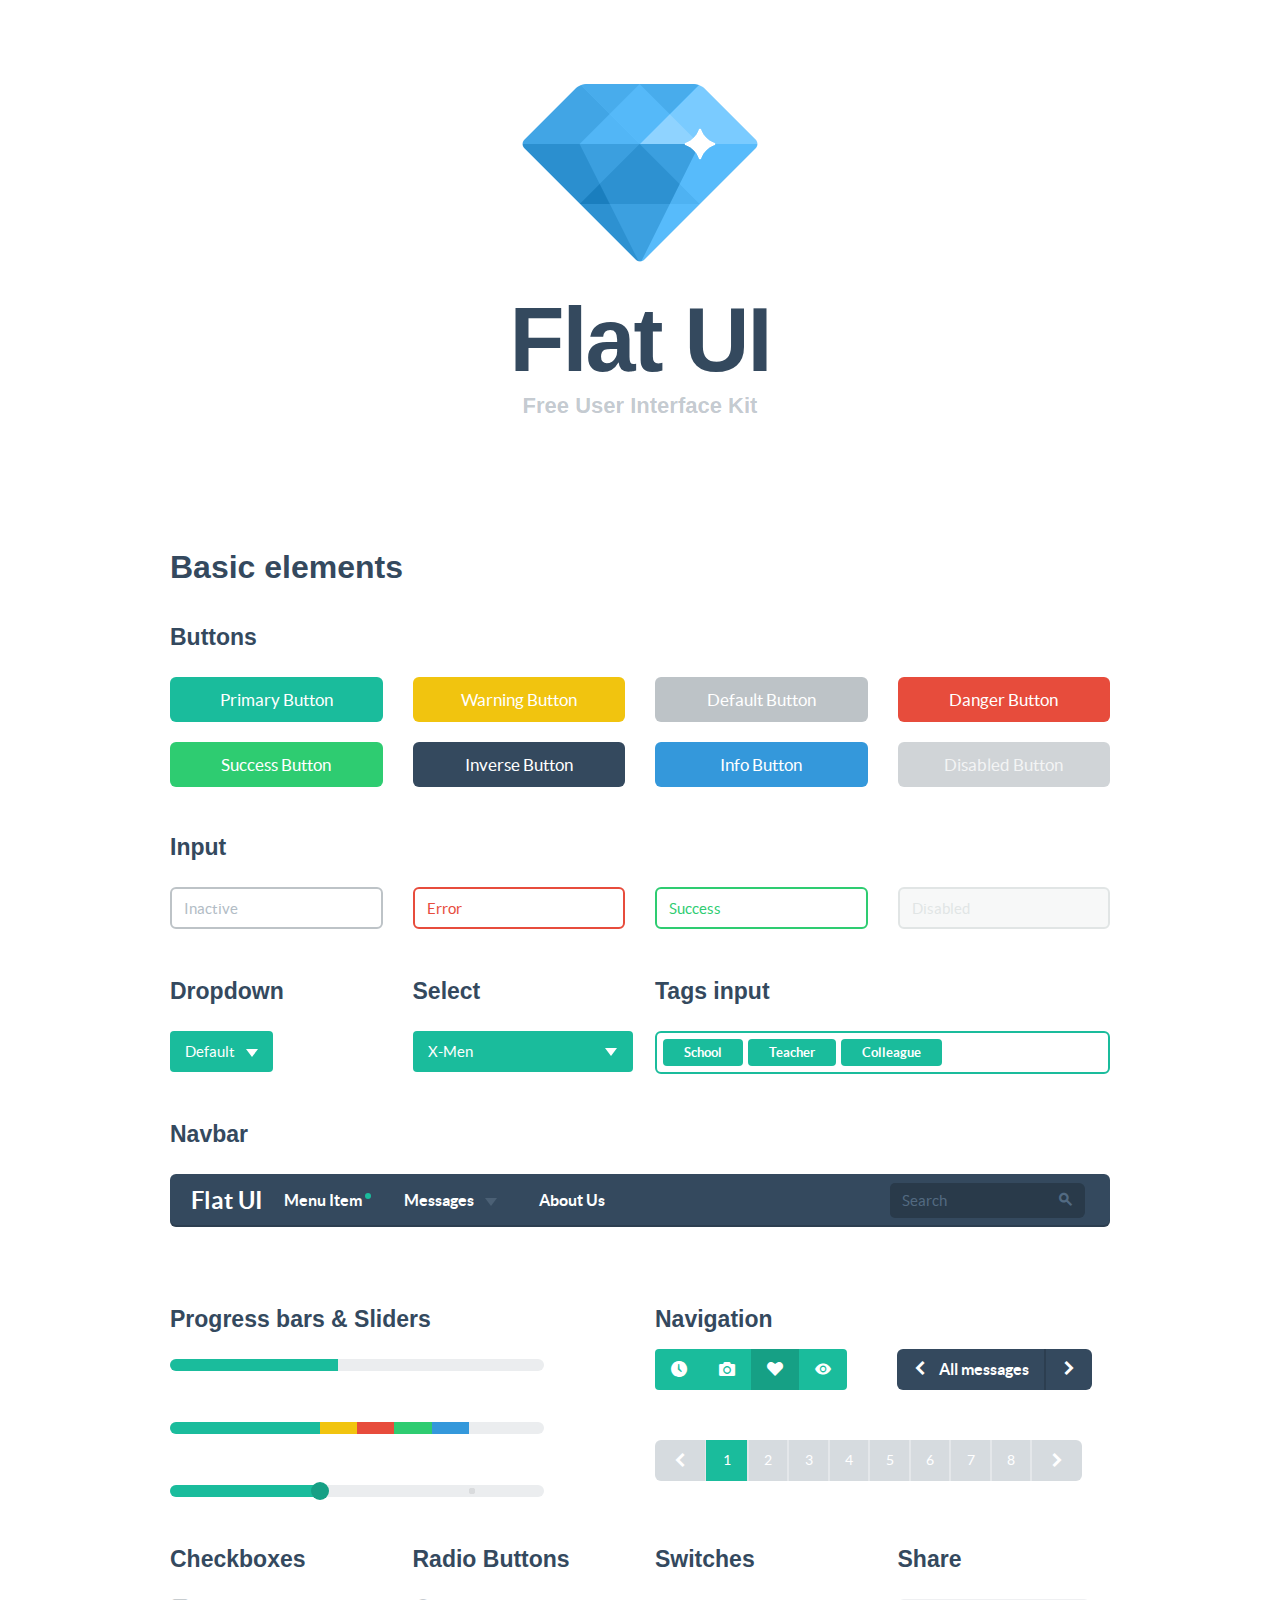
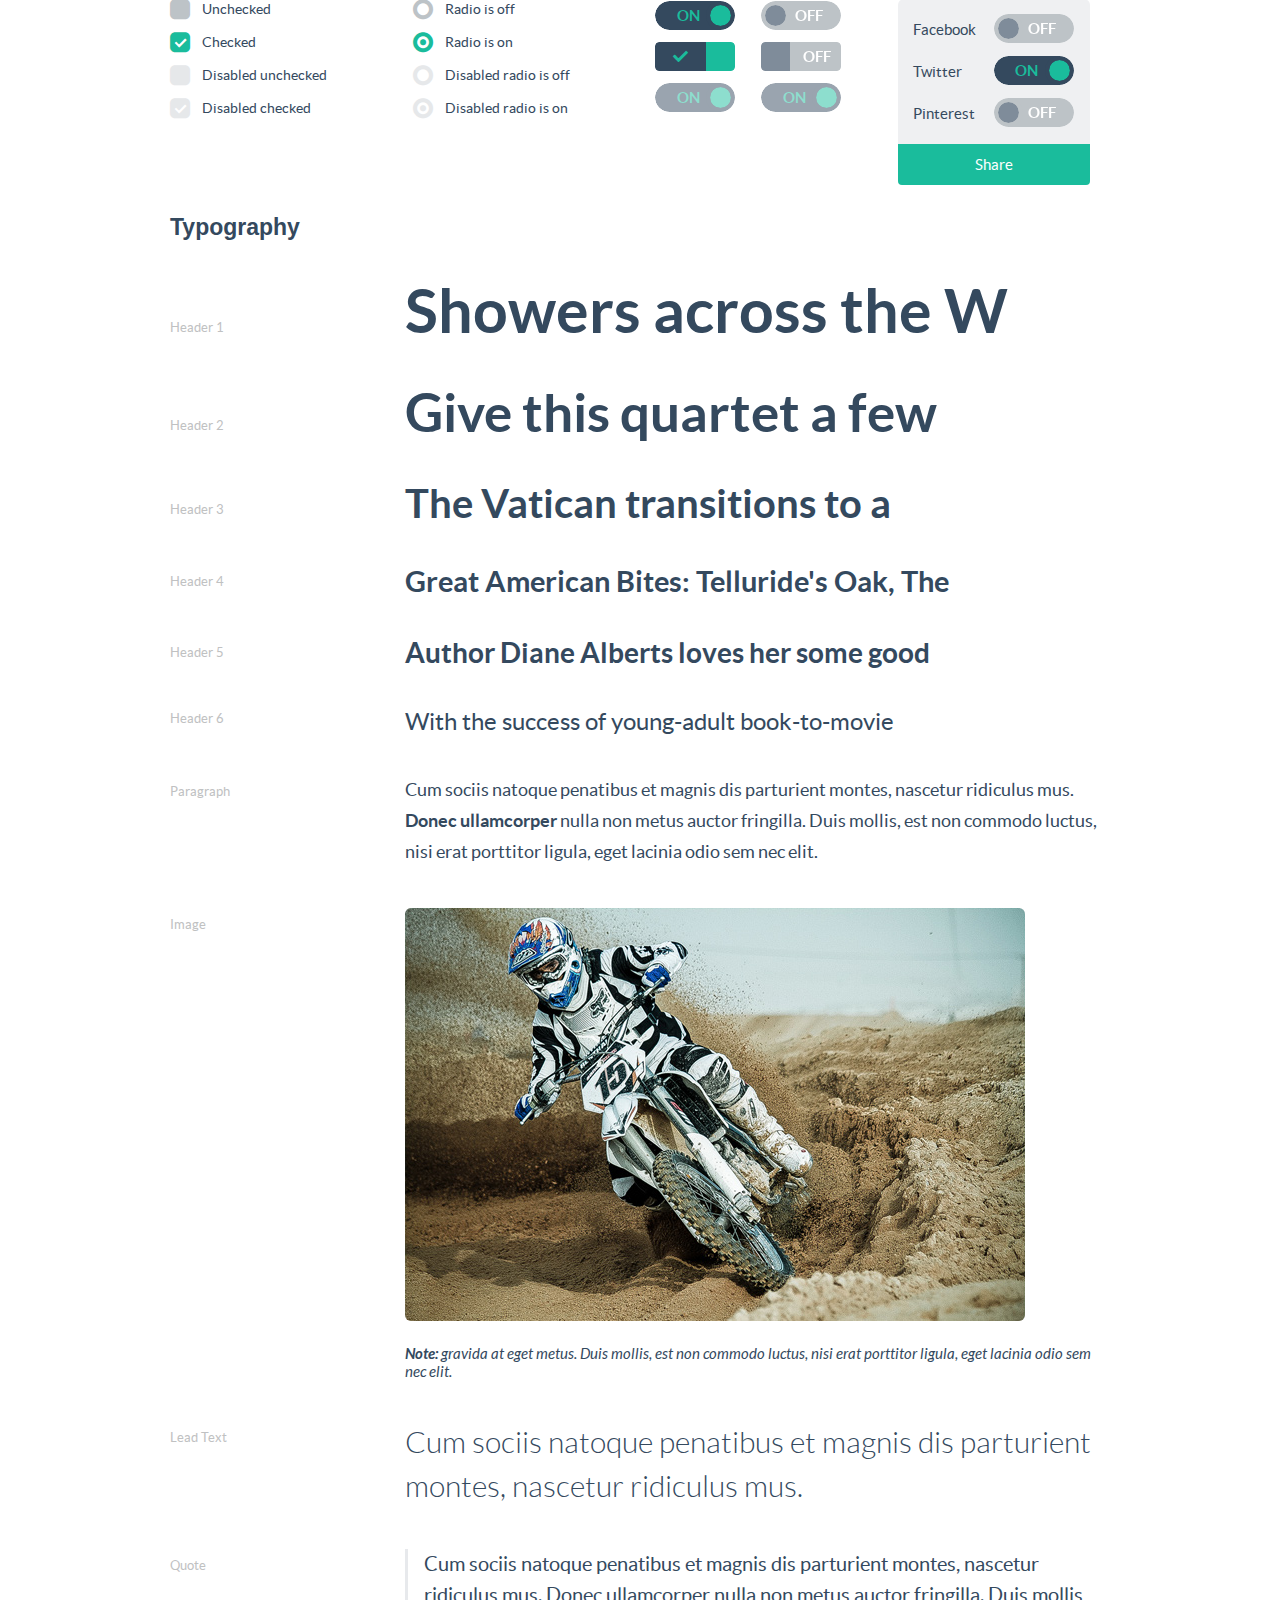
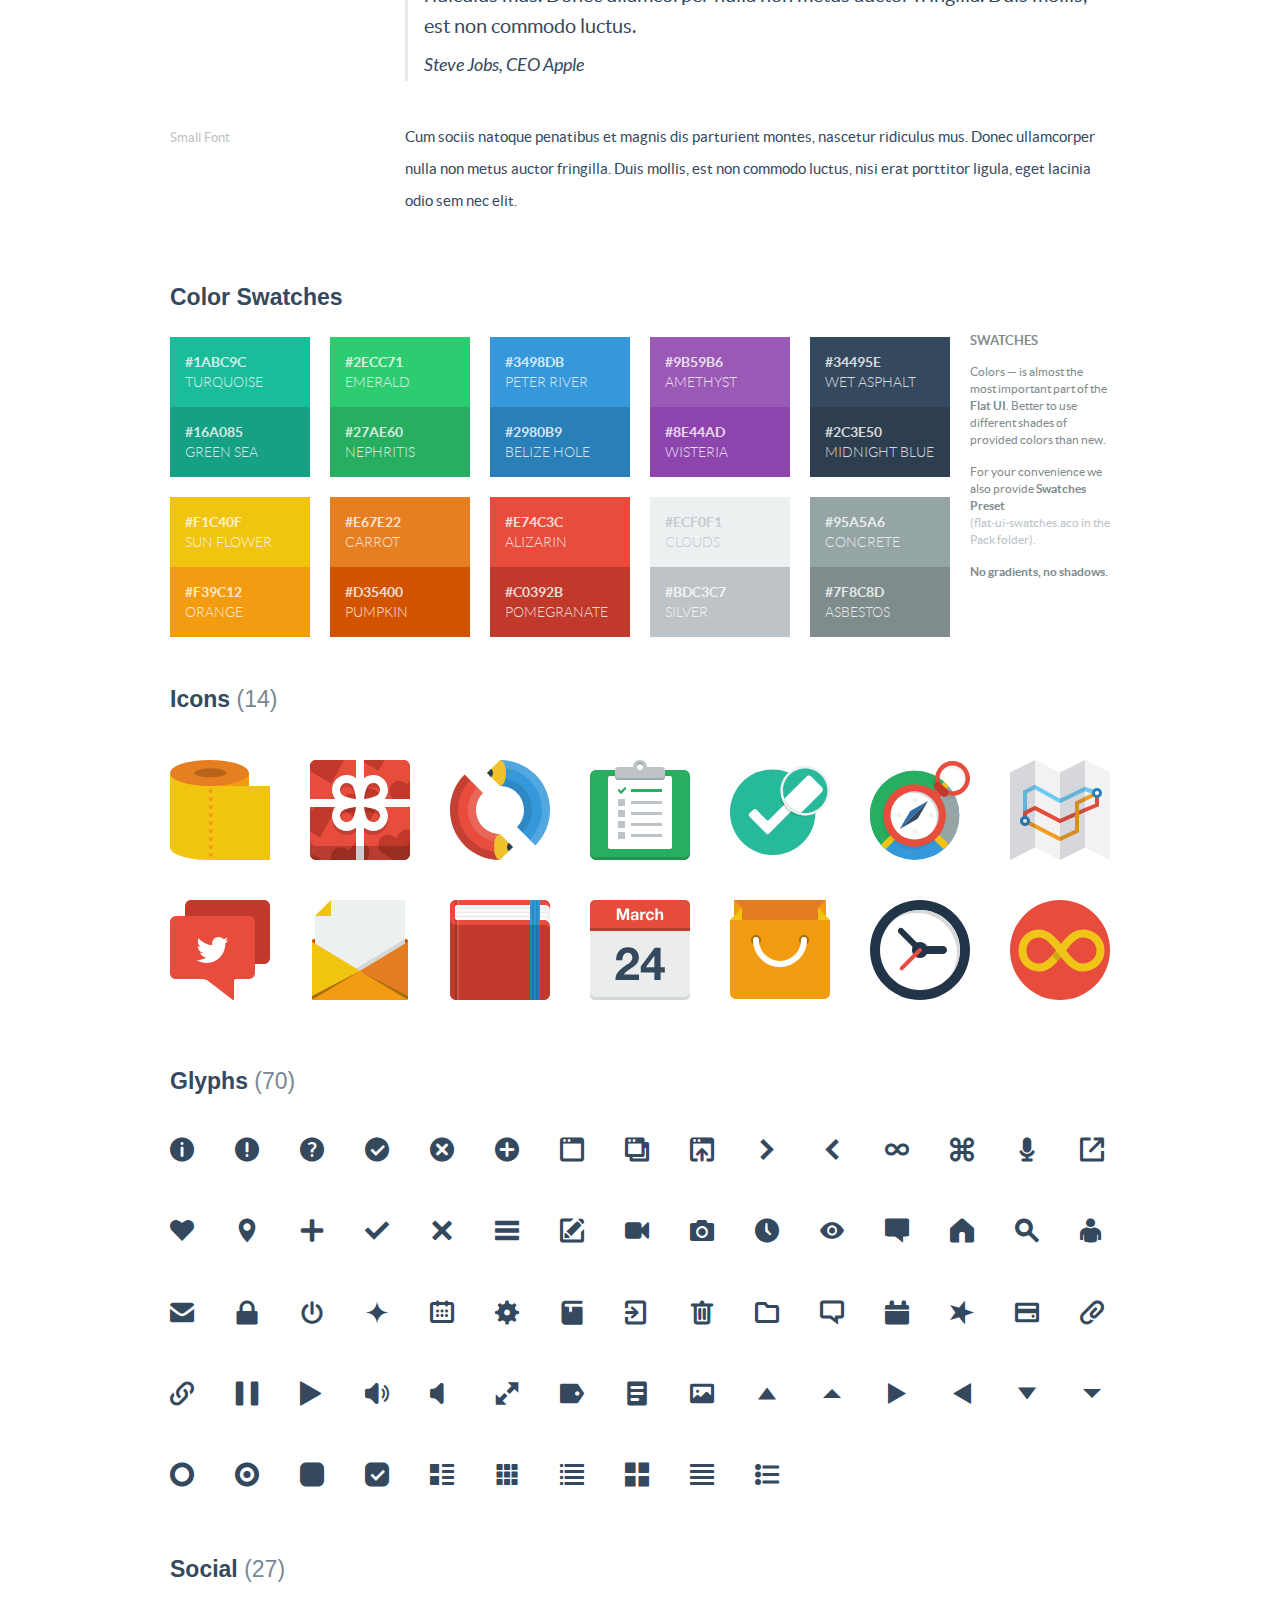
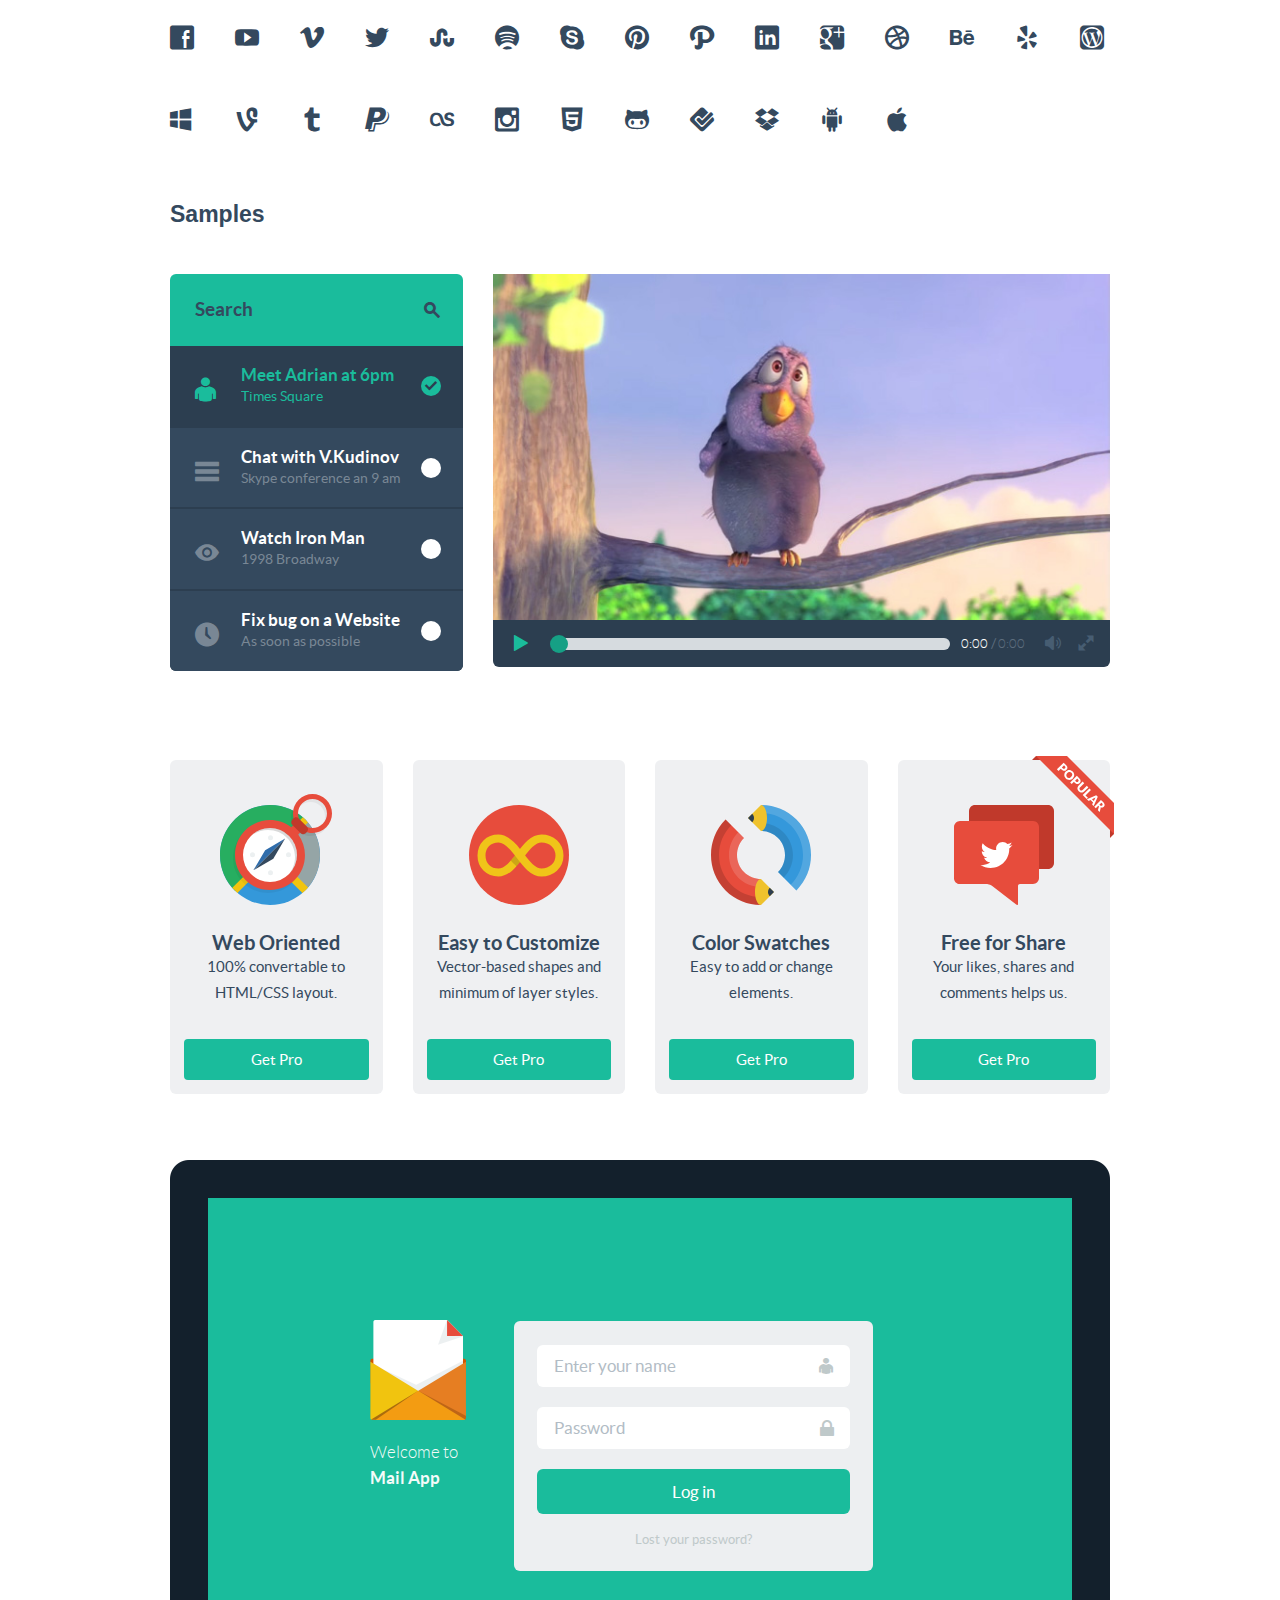
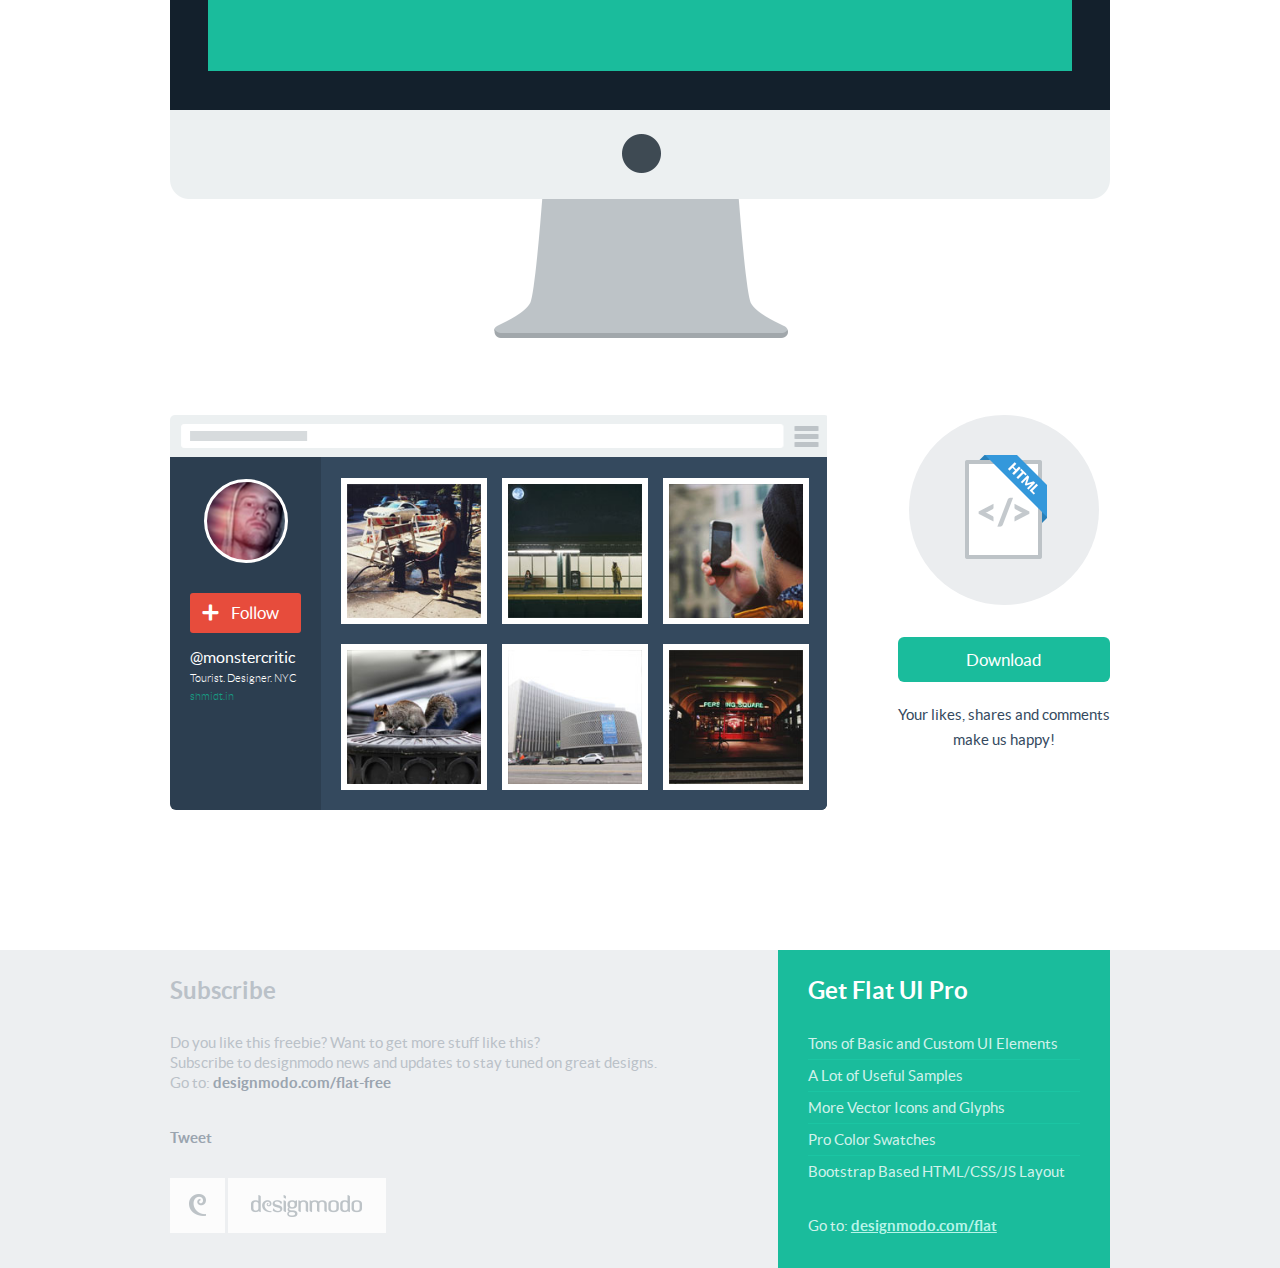
<file: Flat-UI/index.html>
<!DOCTYPE html>
<html lang="en">
  <head>
    <meta charset="utf-8">
    <title>Flat UI - Free Bootstrap Framework and Theme</title>
    <meta name="description" content="Flat UI Kit Free is a Twitter Bootstrap Framework design and Theme, this responsive framework includes a PSD and HTML version."/>

    <meta name="viewport" content="width=1000, initial-scale=1.0, maximum-scale=1.0">

    <!-- Loading Bootstrap -->
    <link href="dist/css/vendor/bootstrap.min.css" rel="stylesheet">

    <!-- Loading Flat UI -->
    <link href="dist/css/flat-ui.css" rel="stylesheet">
    <link href="docs/assets/css/demo.css" rel="stylesheet">

    <link rel="shortcut icon" href="img/favicon.ico">

    <!-- HTML5 shim, for IE6-8 support of HTML5 elements. All other JS at the end of file. -->
    <!--[if lt IE 9]>
      <script src="dist/js/vendor/html5shiv.js"></script>
      <script src="dist/js/vendor/respond.min.js"></script>
    <![endif]-->
  </head>
  <body>
    <div class="container">
      <div class="demo-headline">
        <h1 class="demo-logo">
          <div class="logo"></div>
          Flat UI
          <small>Free User Interface Kit</small>
        </h1>
      </div> <!-- /demo-headline -->

      <h1 class="demo-section-title">Basic elements</h1>
      <h3 class="demo-panel-title">Buttons</h3>

      <div class="row demo-row">
        <div class="col-xs-3">
          <a href="#fakelink" class="btn btn-block btn-lg btn-primary">Primary Button</a>
        </div>
        <div class="col-xs-3">
          <a href="#fakelink" class="btn btn-block btn-lg btn-warning">Warning Button</a>
        </div>
        <div class="col-xs-3">
          <a href="#fakelink" class="btn btn-block btn-lg btn-default">Default Button</a>
        </div>
        <div class="col-xs-3">
          <a href="#fakelink" class="btn btn-block btn-lg btn-danger">Danger Button</a>
        </div>
      </div> <!-- /row -->

      <div class="row demo-row">
        <div class="col-xs-3">
          <a href="#fakelink" class="btn btn-block btn-lg btn-success">Success Button</a>
        </div>
        <div class="col-xs-3">
          <a href="#fakelink" class="btn btn-block btn-lg btn-inverse">Inverse Button</a>
        </div>
        <div class="col-xs-3">
          <a href="#fakelink" class="btn btn-block btn-lg btn-info">Info Button</a>
        </div>
        <div class="col-xs-3">
          <a href="#fakelink" class="btn btn-block btn-lg btn-default disabled">Disabled Button</a>
        </div>
      </div> <!-- /row -->

      <h3 class="demo-panel-title">Input</h3>
      <div class="row">
        <div class="col-xs-3">
          <div class="form-group">
            <input type="text" value="" placeholder="Inactive" class="form-control" />
          </div>
        </div>
        <div class="col-xs-3">
          <div class="form-group has-error">
            <input type="text" value="Error" class="form-control" />
          </div>
        </div>
        <div class="col-xs-3">
          <div class="form-group has-success">
            <input type="text" value="Success" class="form-control" />
            <span class="input-icon fui-check-inverted"></span>
          </div>
        </div>
        <div class="col-xs-3">
          <div class="form-group">
            <input type="text" value="Disabled" disabled="disabled" class="form-control" />
          </div>
        </div>
      </div> <!-- /row -->

      <div class="row">
        <div class="col-xs-3">
          <h3 class="demo-panel-title">Dropdown</h3>

          <div class="btn-group">
            <button data-toggle="dropdown" class="btn btn-primary dropdown-toggle" type="button">Default <span class="caret"></span></button>
            <ul role="menu" class="dropdown-menu">
              <li><a href="#">Action</a></li>
              <li><a href="#">Another action</a></li>
              <li><a href="#">Something else here</a></li>
              <li class="divider"></li>
              <li><a href="#">Separated link</a></li>
            </ul>
          </div><!-- /btn-group -->
        </div> <!-- /.col-xs-3 -->
        <div class="col-xs-3">
          <h3 class="demo-panel-title">Select</h3>
          <select class="form-control select select-primary" data-toggle="select">
            <option value="0">Choose hero</option>
            <option value="1">Spider Man</option>
            <option value="2">Wolverine</option>
            <option value="3">Captain America</option>
            <option value="4" selected>X-Men</option>
            <option value="5">Crocodile</option>
          </select>
        </div> <!-- /.col-xs-3 -->
        <div class="col-xs-6">
          <h3 class="demo-panel-title">Tags input</h3>
          <div class="tagsinput-primary">
            <input name="tagsinput" class="tagsinput" data-role="tagsinput" value="School, Teacher, Colleague" />
          </div>
        </div> <!-- /.col-xs-6 -->
      </div> <!-- /.row -->

      <h3 class="demo-panel-title">Navbar</h3>
      <div class="row demo-row">
        <div class="col-xs-12">
          <nav class="navbar navbar-inverse navbar-embossed" role="navigation">
            <div class="navbar-header">
              <button type="button" class="navbar-toggle" data-toggle="collapse" data-target="#navbar-collapse-01">
                <span class="sr-only">Toggle navigation</span>
              </button>
              <a class="navbar-brand" href="#">Flat UI</a>
            </div>
            <div class="collapse navbar-collapse" id="navbar-collapse-01">
              <ul class="nav navbar-nav navbar-left">
                <li><a href="#fakelink">Menu Item<span class="navbar-unread">1</span></a></li>
                <li class="dropdown">
                  <a href="#" class="dropdown-toggle" data-toggle="dropdown">Messages <b class="caret"></b></a>
                  <span class="dropdown-arrow"></span>
                  <ul class="dropdown-menu">
                    <li><a href="#">Action</a></li>
                    <li><a href="#">Another action</a></li>
                    <li><a href="#">Something else here</a></li>
                    <li class="divider"></li>
                    <li><a href="#">Separated link</a></li>
                  </ul>
                </li>
                <li><a href="#fakelink">About Us</a></li>
               </ul>
               <form class="navbar-form navbar-right" action="#" role="search">
                <div class="form-group">
                  <div class="input-group">
                    <input class="form-control" id="navbarInput-01" type="search" placeholder="Search">
                    <span class="input-group-btn">
                      <button type="submit" class="btn"><span class="fui-search"></span></button>
                    </span>
                  </div>
                </div>
              </form>
            </div><!-- /.navbar-collapse -->
          </nav><!-- /navbar -->
        </div>
      </div> <!-- /row -->

      <div class="row">
        <div class="col-xs-5">
          <h3 class="demo-panel-title">Progress bars &amp; Sliders</h3>
          <div class="progress">
            <div class="progress-bar" style="width: 45%;"></div>
          </div>
          <br/>
          <div class="progress">
            <div class="progress-bar" style="width: 40%;"></div>
            <div class="progress-bar progress-bar-warning" style="width: 10%;"></div>
            <div class="progress-bar progress-bar-danger" style="width: 10%;"></div>
            <div class="progress-bar progress-bar-success" style="width: 10%;"></div>
            <div class="progress-bar progress-bar-info" style="width: 10%;"></div>
          </div>
          <br/>
          <div id="slider" class="ui-slider">
            <div class="ui-slider-segment"></div>
            <div class="ui-slider-segment"></div>
            <div class="ui-slider-segment"></div>
          </div>
        </div> <!-- /sliders -->

        <div class="col-xs-6 col-xs-offset-1">
          <h3 class="demo-panel-title">Navigation</h3>
          <div class="row demo-navigation">
            <div class="col-xs-6">
              <div class="btn-toolbar">
                <div class="btn-group">
                  <a class="btn btn-primary" href="#fakelink"><span class="fui-time"></span></a>
                  <a class="btn btn-primary" href="#fakelink"><span class="fui-photo"></span></a>
                  <a class="btn btn-primary active" href="#fakelink"><span class="fui-heart"></span></a>
                  <a class="btn btn-primary" href="#fakelink"><span class="fui-eye"></span></a>
                </div>
              </div> <!-- /toolbar -->
            </div>
            <div class="col-xs-6 demo-pager">
              <ul class="pager">
                <li class="previous">
                  <a href="#fakelink">
                    <span class="fui-arrow-left"></span>
                    <span>All messages</span>
                  </a>
                </li>
                <li class="next">
                  <a href="#fakelink">
                    <span class="fui-arrow-right"></span>
                  </a>
                </li>
              </ul> <!-- /pager -->
            </div>
          </div> <!-- /demo-navigation -->

          <div class="pagination">
            <ul>
              <li class="previous"><a href="#fakelink" class="fui-arrow-left"></a></li>
              <li class="active"><a href="#fakelink">1</a></li>
              <li><a href="#fakelink">2</a></li>
              <li><a href="#fakelink">3</a></li>
              <li><a href="#fakelink">4</a></li>
              <li><a href="#fakelink">5</a></li>
              <li><a href="#fakelink">6</a></li>
              <li><a href="#fakelink">7</a></li>
              <li><a href="#fakelink">8</a></li>
              <li class="next"><a href="#fakelink" class="fui-arrow-right"></a></li>
            </ul>
          </div> <!-- /pagination -->
        </div> <!-- /navigation -->
      </div> <!-- /row -->

      <div class="row">
        <div class="col-xs-3">
          <h3 class="demo-panel-title">Checkboxes</h3>
          <label class="checkbox" for="checkbox1">
            <input type="checkbox" value="" id="checkbox1" data-toggle="checkbox">
            Unchecked
          </label>
          <label class="checkbox" for="checkbox2">
            <input type="checkbox" checked="checked" value="" id="checkbox2" data-toggle="checkbox" checked="">
            Checked
          </label>
          <label class="checkbox" for="checkbox3">
            <input type="checkbox" value="" id="checkbox3" data-toggle="checkbox" disabled="">
            Disabled unchecked
          </label>
          <label class="checkbox" for="checkbox4">
            <input type="checkbox" checked="checked" value="" id="checkbox4" data-toggle="checkbox" disabled="" checked="">
            Disabled checked
          </label>
        </div> <!-- /checkboxes col-xs-3 -->

        <div class="col-xs-3">
          <h3 class="demo-panel-title">Radio Buttons</h3>
          <label class="radio">
            <input type="radio" name="optionsRadios" id="optionsRadios1" value="option1" data-toggle="radio">
            Radio is off
          </label>
          <label class="radio">
            <input type="radio" name="optionsRadios" id="optionsRadios2" value="option1" data-toggle="radio" checked="">
            Radio is on
          </label>

          <label class="radio">
            <input type="radio" name="optionsRadiosDisabled" id="optionsRadios3" value="option2" data-toggle="radio" disabled="">
            Disabled radio is off
          </label>
          <label class="radio">
            <input type="radio" name="optionsRadiosDisabled" id="optionsRadios4" value="option2" data-toggle="radio" checked="" disabled="">
            Disabled radio is on
          </label>
        </div> <!-- /radios col-xs-3 -->

        <div class="col-xs-3">
          <h3 class="demo-panel-title">Switches</h3>

          <table width="100%">
            <tr>
              <td width="50%" class="pbm">
                <input type="checkbox" checked data-toggle="switch" id="custom-switch-01" />
              </td>
              <td class="pbm">
                <input type="checkbox" data-toggle="switch" id="custom-switch-02" />
              </td>
            </tr>
            <tr>
              <td class="pbm">
                <div class="bootstrap-switch-square">
                  <input type="checkbox" checked data-toggle="switch" id="custom-switch-03" data-on-text="<span class='fui-check'></span>" data-off-text="<span class='fui-cross'></span>" />
                </div>
              </td>
              <td class="pbm">
                <div class="bootstrap-switch-square">
                  <input type="checkbox" data-toggle="switch" id="custom-switch-04" />
                </div>
              </td>
            </tr>
            <tr>
              <td>
                <input type="checkbox" checked disabled data-toggle="switch" id="custom-switch-5" />
              </td>
              <td>
                <input type="checkbox" checked disabled data-toggle="switch" id="custom-switch-6" />
              </td>
            </tr>
          </table>
        </div> <!-- /.col-xs-3 -->
        <div class="col-xs-3">
          <h3 class="demo-panel-title">Share</h3>
          <div class="share mrl">
            <ul>
              <li>
                <label class="share-label" for="share-toggle2">Facebook</label>
                <input type="checkbox" data-toggle="switch" />
              </li>
              <li>
                <label class="share-label" for="share-toggle4">Twitter</label>
                <input type="checkbox" checked="" data-toggle="switch" />
              </li>
              <li>
                <label class="share-label" for="share-toggle6">Pinterest</label>
                <input type="checkbox" data-toggle="switch" />
              </li>
            </ul>
            <a href="#" class="btn btn-primary btn-block btn-large">Share</a>
          </div> <!-- /share -->
        </div><!-- /.col-xs-3 -->
      </div> <!-- /.row -->

      <div class="demo-row typography-row">
      	<div class="demo-title">
      		<h3 class="demo-panel-title">Typography</h3>
      	</div>
      	<div class="demo-content">
      		<div class="demo-type-example">
	      		<h1><span class="demo-heading-note">Header 1</span>Showers across the W</h1>
      		</div>
      		<div class="demo-type-example">
	      		<h2><span class="demo-heading-note">Header 2</span>Give this quartet a few</h2>
      		</div>
      		<div class="demo-type-example">
	      		<h3><span class="demo-heading-note">Header 3</span>The Vatican transitions to a</h3>
      		</div>
      		<div class="demo-type-example">
	      		<h4><span class="demo-heading-note">Header 4</span>Great American Bites: Telluride's Oak, The</h4>
      		</div>
      		<div class="demo-type-example">
	      		<h5><span class="demo-heading-note">Header 5</span>Author Diane Alberts loves her some good</h5>
      		</div>
      		<div class="demo-type-example">
	      		<h6><span class="demo-heading-note">Header 6</span>With the success of young-adult book-to-movie</h6>
      		</div>
      		<div class="demo-type-example">
	      		<span class="demo-text-note">Paragraph</span>
	          <p>Cum sociis natoque penatibus et magnis dis parturient montes, nascetur ridiculus mus. <strong>Donec ullamcorper</strong> nulla non metus auctor fringilla. Duis mollis, est non commodo luctus, nisi erat porttitor ligula, eget lacinia odio sem nec elit.</p>
      		</div>
      		<div class="demo-type-example">
	      		<span class="demo-text-note">Image</span>
	          <img src="docs/assets/img/example-image.jpg" alt="example-image" class="img-rounded img-responsive">
	          <p class="img-comment"><strong>Note:</strong> gravida at eget metus. Duis mollis, est non commodo luctus, nisi erat porttitor ligula, eget lacinia odio sem nec elit.</p>
      		</div>
      		<div class="demo-type-example">
	      		<span class="demo-text-note">Lead Text</span>
						<p class="lead">Cum sociis natoque penatibus et magnis dis parturient montes, nascetur ridiculus mus.</p>
      		</div>
      		<div class="demo-type-example">
	      		<span class="demo-text-note">Quote</span>
	          <blockquote>
	            <p>Cum sociis natoque penatibus et magnis dis parturient montes, nascetur ridiculus mus. Donec ullamcorper nulla non metus auctor fringilla. Duis mollis, est non commodo luctus.</p>
	            <small>Steve Jobs, CEO Apple</small>
	          </blockquote>
      		</div>
      		<div class="demo-type-example">
	      		<span class="demo-text-note">Small Font</span>
	          <p><small>Cum sociis natoque penatibus et magnis dis parturient montes, nascetur ridiculus mus. Donec ullamcorper nulla non metus auctor fringilla. Duis mollis, est non commodo luctus, nisi erat porttitor ligula, eget lacinia odio sem nec elit.</small></p>
      		</div>
      	</div><!-- /.demo-content-wide -->
      </div><!-- /.demo-row -->

      <h3 class="demo-panel-title">Color Swatches</h3>
      <div class="row demo-swatches-row">
	      <div class="swatches-col">
		      <div class="pallete-item">
			      <dl class="palette palette-turquoise">
                <dt>#1abc9c</dt>
                <dd>Turquoise</dd>
              </dl>
              <dl class="palette palette-green-sea">
                <dt>#16a085</dt>
                <dd>Green sea</dd>
              </dl>
		      </div>
		      <div class="pallete-item">
			      <dl class="palette palette-emerald">
              <dt>#2ecc71</dt>
              <dd>Emerald</dd>
            </dl>
            <dl class="palette palette-nephritis">
              <dt>#27ae60</dt>
              <dd>Nephritis</dd>
            </dl>
		      </div>
		      <div class="pallete-item">
			      <dl class="palette palette-peter-river">
              <dt>#3498db</dt>
              <dd>Peter river</dd>
            </dl>
            <dl class="palette palette-belize-hole">
              <dt>#2980b9</dt>
              <dd>Belize hole</dd>
            </dl>
		      </div>
		      <div class="pallete-item">
			      <dl class="palette palette-amethyst">
              <dt>#9b59b6</dt>
              <dd>Amethyst</dd>
            </dl>
            <dl class="palette palette-wisteria">
              <dt>#8e44ad</dt>
              <dd>Wisteria</dd>
            </dl>
		      </div>
		      <div class="pallete-item">
			      <dl class="palette palette-wet-asphalt">
              <dt>#34495e</dt>
              <dd>Wet asphalt</dd>
            </dl>
            <dl class="palette palette-midnight-blue">
              <dt>#2c3e50</dt>
              <dd>Midnight blue</dd>
            </dl>
		      </div>
		      <div class="pallete-item">
			      <dl class="palette palette-sun-flower">
              <dt>#f1c40f</dt>
              <dd>Sun flower</dd>
            </dl>
            <dl class="palette palette-orange">
              <dt>#f39c12</dt>
              <dd>Orange</dd>
            </dl>
		      </div>
		      <div class="pallete-item">
			      <dl class="palette palette-carrot">
              <dt>#e67e22</dt>
              <dd>Carrot</dd>
            </dl>
            <dl class="palette palette-pumpkin">
              <dt>#d35400</dt>
              <dd>Pumpkin</dd>
            </dl>
		      </div>
		      <div class="pallete-item">
			      <dl class="palette palette-alizarin">
              <dt>#e74c3c</dt>
              <dd>Alizarin</dd>
            </dl>
            <dl class="palette palette-pomegranate">
              <dt>#c0392b</dt>
              <dd>Pomegranate</dd>
            </dl>
		      </div>
		      <div class="pallete-item">
			      <dl class="palette palette-clouds">
              <dt>#ecf0f1</dt>
              <dd>Clouds</dd>
            </dl>
            <dl class="palette palette-silver">
              <dt>#bdc3c7</dt>
              <dd>Silver</dd>
            </dl>
		      </div>
		      <div class="pallete-item">
			      <dl class="palette palette-concrete">
              <dt>#95a5a6</dt>
              <dd>Concrete</dd>
            </dl>
            <dl class="palette palette-asbestos">
              <dt>#7f8c8d</dt>
              <dd>Asbestos</dd>
            </dl>
		      </div>
	      </div> <!-- /swatches items -->
	      <div class="swatches-desc-col">
		      <h6 class="palette-headline">SWATCHES</h6>
          <p class="palette-paragraph">
            Colors &mdash; is almost the most important part of the <strong>Flat UI</strong>. Better to use different shades of provided colors than new.
          </p>
          <p class="palette-paragraph">
            For your convenience we also provide <strong>Swatches Preset</strong> <span>(flat&#8209;ui&#8209;swatches.aco in the Pack folder).</span>
          </p>
          <p class="palette-paragraph">
            <strong>No gradients, no shadows.</strong>
          </p>
	      </div> <!-- /swatches desc -->
      </div> <!-- /swatches row -->

      <h3 class="demo-panel-title">Icons <small>(14)</small></h3>
      <div class="demo-illustrations">
        <div class="demo-content">
          <div><img src="img/icons/svg/toilet-paper.svg" alt="Toilet-Paper"></div>
          <div><img src="img/icons/svg/gift-box.svg" alt="Gift-Box"></div>
          <div><img src="img/icons/svg/pencils.svg" alt="Pensils"></div>
          <div><img src="img/icons/svg/clipboard.svg" alt="Clipboard"></div>
          <div><img src="img/icons/svg/retina.svg" alt="Retina"></div>
          <div><img src="img/icons/svg/compas.svg" alt="Compas"></div>
          <div><img src="img/icons/svg/map.svg" alt="Map"></div>
          <div><img src="img/icons/svg/chat.svg" alt="Chat"></div>
          <div><img src="img/icons/svg/mail.svg" alt="Mail"></div>
          <div><img src="img/icons/svg/book.svg" alt="Book"></div>
          <div><img src="img/icons/svg/calendar.svg" alt="Calendar"></div>
          <div><img src="img/icons/svg/paper-bag.svg" alt="Pocket"></div>
          <div><img src="img/icons/svg/clocks.svg" alt="Watches"></div>
          <div><img src="img/icons/svg/loop.svg" alt="Infinity-Loop"></div>
        </div>
      </div>


      <h3 class="demo-panel-title">Glyphs <small>(70)</small></h3>
      <div class="demo-icons">
        <div class="demo-content">
          <span class="fui-info-circle"></span>
          <span class="fui-alert-circle"></span>
          <span class="fui-question-circle"></span>
          <span class="fui-check-circle"></span>
          <span class="fui-cross-circle"></span>
          <span class="fui-plus-circle"></span>
          <span class="fui-window"></span>
          <span class="fui-windows"></span>
          <span class="fui-upload"></span>
          <span class="fui-arrow-right"></span>
          <span class="fui-arrow-left"></span>
          <span class="fui-loop"></span>
          <span class="fui-cmd"></span>
          <span class="fui-mic"></span>
          <span class="fui-export"></span>
          <span class="fui-heart"></span>
          <span class="fui-location"></span>
          <span class="fui-plus"></span>
          <span class="fui-check"></span>
          <span class="fui-cross"></span>
          <span class="fui-list"></span>
          <span class="fui-new"></span>
          <span class="fui-video"></span>
          <span class="fui-photo"></span>
          <span class="fui-time"></span>
          <span class="fui-eye"></span>
          <span class="fui-chat"></span>
          <span class="fui-home"></span>
          <span class="fui-search"></span>
          <span class="fui-user"></span>
          <span class="fui-mail"></span>
          <span class="fui-lock"></span>
          <span class="fui-power"></span>
          <span class="fui-star"></span>
          <span class="fui-calendar"></span>
          <span class="fui-gear"></span>
          <span class="fui-bookmark"></span>
          <span class="fui-exit"></span>
          <span class="fui-trash"></span>
          <span class="fui-folder"></span>
          <span class="fui-bubble"></span>
          <span class="fui-calendar-solid"></span>
          <span class="fui-star-2"></span>
          <span class="fui-credit-card"></span>
          <span class="fui-clip"></span>
          <span class="fui-link"></span>
          <span class="fui-pause"></span>
          <span class="fui-play"></span>
          <span class="fui-volume"></span>
          <span class="fui-mute"></span>
          <span class="fui-resize"></span>
          <span class="fui-tag"></span>
          <span class="fui-document"></span>
          <span class="fui-image"></span>
          <span class="fui-triangle-up"></span>
          <span class="fui-triangle-up-small"></span>
          <span class="fui-triangle-right-large"></span>
          <span class="fui-triangle-left-large"></span>
          <span class="fui-triangle-down"></span>
          <span class="fui-triangle-down-small"></span>
          <span class="fui-radio-unchecked"></span>
          <span class="fui-radio-checked"></span>
          <span class="fui-checkbox-unchecked"></span>
          <span class="fui-checkbox-checked"></span>
          <span class="fui-list-thumbnailed"></span>
          <span class="fui-list-small-thumbnails"></span>
          <span class="fui-list-numbered"></span>
          <span class="fui-list-large-thumbnails"></span>
          <span class="fui-list-columned"></span>
          <span class="fui-list-bulleted"></span>
        </div><!-- /.demo-content -->
      </div><!-- /.demo-icons -->

      <h3 class="demo-panel-title">Social <small>(27)</small></h3>
      <div class="demo-icons">
        <div class="demo-content">
          <span class="fui-facebook"></span>
          <span class="fui-youtube"></span>
          <span class="fui-vimeo"></span>
          <span class="fui-twitter"></span>
          <span class="fui-stumbleupon"></span>
          <span class="fui-spotify"></span>
          <span class="fui-skype"></span>
          <span class="fui-pinterest"></span>
          <span class="fui-path"></span>
          <span class="fui-linkedin"></span>
          <span class="fui-google-plus"></span>
          <span class="fui-dribbble"></span>
          <span class="fui-behance"></span>
          <span class="fui-yelp"></span>
          <span class="fui-wordpress"></span>
          <span class="fui-windows-8"></span>
          <span class="fui-vine"></span>
          <span class="fui-tumblr"></span>
          <span class="fui-paypal"></span>
          <span class="fui-lastfm"></span>
          <span class="fui-instagram"></span>
          <span class="fui-html5"></span>
          <span class="fui-github"></span>
          <span class="fui-foursquare"></span>
          <span class="fui-dropbox"></span>
          <span class="fui-android"></span>
          <span class="fui-apple"></span>
        </div><!-- /.demo-content -->
      </div><!-- /.demo-icons -->

      <h3 class="demo-panel-title mbl pbl">Samples</h3>
      <div class="row demo-samples">
        <div class="col-xs-4">
          <div class="todo">
            <div class="todo-search">
              <input class="todo-search-field" type="search" value="" placeholder="Search" />
            </div>
            <ul>
              <li class="todo-done">
                <div class="todo-icon fui-user"></div>
                <div class="todo-content">
                  <h4 class="todo-name">
                    Meet <strong>Adrian</strong> at <strong>6pm</strong>
                  </h4>
                  Times Square
                </div>
              </li>
              <li>
                <div class="todo-icon fui-list"></div>
                <div class="todo-content">
                  <h4 class="todo-name">
                    Chat with <strong>V.Kudinov</strong>
                  </h4>
                  Skype conference an 9 am
                </div>
              </li>
              <li>
                <div class="todo-icon fui-eye"></div>
                <div class="todo-content">
                  <h4 class="todo-name">
                    Watch <strong>Iron Man</strong>
                  </h4>
                  1998 Broadway
                </div>
              </li>
              <li>
                <div class="todo-icon fui-time"></div>
                <div class="todo-content">
                  <h4 class="todo-name">
                    Fix bug on a <strong>Website</strong>
                  </h4>
                  As soon as possible
                </div>
              </li>
            </ul>
          </div><!-- /.todo -->
        </div><!-- /.col-xs-4 -->

        <div class="col-xs-8">
          <video class="video-js" preload="auto" poster="docs/assets/img/video/poster.jpg" data-setup="{}">
            <source src="http://iurevych.github.com/Flat-UI-videos/big_buck_bunny.mp4" type="video/mp4">
            <source src="http://iurevych.github.com/Flat-UI-videos/big_buck_bunny.webm" type="video/webm">
          </video>
        </div> <!-- /video -->
      </div>

      <div class="row demo-tiles">
        <div class="col-xs-3">
          <div class="tile">
            <img src="img/icons/svg/compas.svg" alt="Compas" class="tile-image big-illustration">
            <h3 class="tile-title">Web Oriented</h3>
            <p>100% convertable to HTML/CSS layout.</p>
            <a class="btn btn-primary btn-large btn-block" href="http://designmodo.com/flat">Get Pro</a>
          </div>
        </div>

        <div class="col-xs-3">
          <div class="tile">
            <img src="img/icons/svg/loop.svg" alt="Infinity-Loop" class="tile-image">
            <h3 class="tile-title">Easy to Customize</h3>
            <p>Vector-based shapes and minimum of layer styles.</p>
            <a class="btn btn-primary btn-large btn-block" href="http://designmodo.com/flat">Get Pro</a>
          </div>
        </div>

        <div class="col-xs-3">
          <div class="tile">
            <img src="img/icons/svg/pencils.svg" alt="Pensils" class="tile-image">
            <h3 class="tile-title">Color Swatches</h3>
            <p>Easy to add or change elements. </p>
            <a class="btn btn-primary btn-large btn-block" href="http://designmodo.com/flat">Get Pro</a>
          </div>
        </div>

        <div class="col-xs-3">
          <div class="tile tile-hot">
            <img src="img/icons/svg/ribbon.svg" alt="ribbon" class="tile-hot-ribbon">
            <img src="img/icons/svg/chat.svg" alt="Chat" class="tile-image">
            <h3 class="tile-title">Free for Share</h3>
            <p>Your likes, shares and comments helps us.</p>
            <a class="btn btn-primary btn-large btn-block" href="http://designmodo.com/flat">Get Pro</a>
          </div>

        </div>
      </div> <!-- /tiles -->

      <div class="login">
        <div class="login-screen">
          <div class="login-icon">
            <img src="img/login/icon.png" alt="Welcome to Mail App" />
            <h4>Welcome to <small>Mail App</small></h4>
          </div>

          <div class="login-form">
            <div class="form-group">
              <input type="text" class="form-control login-field" value="" placeholder="Enter your name" id="login-name" />
              <label class="login-field-icon fui-user" for="login-name"></label>
            </div>

            <div class="form-group">
              <input type="password" class="form-control login-field" value="" placeholder="Password" id="login-pass" />
              <label class="login-field-icon fui-lock" for="login-pass"></label>
            </div>

            <a class="btn btn-primary btn-lg btn-block" href="#">Log in</a>
            <a class="login-link" href="#">Lost your password?</a>
          </div>
        </div>
      </div>

      <div class="row">
        <div class="col-xs-9">
          <div class="demo-browser">
            <div class="demo-browser-side">
              <div class="demo-browser-author"></div>
              <div class="demo-browser-action">
                <a class="btn btn-danger btn-lg btn-block" href="http://twitter.com/monstercritic" target="_blank">
                  <span class="fui-plus"></span>Follow
                </a>
              </div>
              <h5>@monstercritic</h5>
              <h6>
                Tourist. Designer. NYC
                <a href="http://shmidt.in" target="_blank">shmidt.in</a>
              </h6>
            </div>
            <div class="demo-browser-content">
              <img src="docs/assets/img/demo/browser-pic-1.jpg" alt="" />
              <img src="docs/assets/img/demo/browser-pic-2.jpg" alt="" />
              <img src="docs/assets/img/demo/browser-pic-3.jpg" alt="" />
              <img src="docs/assets/img/demo/browser-pic-4.jpg" alt="" />
              <img src="docs/assets/img/demo/browser-pic-5.jpg" alt="" />
              <img src="docs/assets/img/demo/browser-pic-6.jpg" alt="" />
            </div>
          </div>
        </div>

        <div class="col-xs-3">
          <div class="demo-download">
            <img src="docs/assets/img/demo/html-icon.png" src="Free PSD" />
          </div>

          <a href="https://github.com/designmodo/Flat-UI/archive/master.zip" class="btn btn-primary btn-lg btn-block">Download</a>

          <p class="demo-download-text">Your likes, shares and comments make us happy!</p>
        </div>
      </div> <!-- /download area -->

    </div> <!-- /container -->

    <footer>
      <div class="container">
        <div class="row">
          <div class="col-xs-7">
            <h3 class="footer-title">Subscribe</h3>
            <p>Do you like this freebie? Want to get more stuff like this?<br/>
              Subscribe to designmodo news and updates to stay tuned on great designs.<br/>
              Go to: <a href="http://designmodo.com/flat-free" target="_blank">designmodo.com/flat-free</a>
            </p>

            <p class="pvl">
              <a href="https://twitter.com/share" class="twitter-share-button" data-url="http://designmodo.com/flat-free/" data-text="Flat UI Free - PSD&amp;amp;HTML User Interface Kit" data-via="designmodo">Tweet</a>
							<script>!function(d,s,id){var js,fjs=d.getElementsByTagName(s)[0],p=/^http:/.test(d.location)?'http':'https';if(!d.getElementById(id)){js=d.createElement(s);js.id=id;js.src=p+'://platform.twitter.com/widgets.js';fjs.parentNode.insertBefore(js,fjs);}}(document, 'script', 'twitter-wjs');</script>
              <iframe src="http://ghbtns.com/github-btn.html?user=designmodo&repo=Flat-UI&type=watch&count=true" height="20" width="107" frameborder="0" scrolling="0" style="width:105px; height: 20px;" allowTransparency="true"></iframe>
              <iframe src="http://ghbtns.com/github-btn.html?user=designmodo&repo=Flat-UI&type=fork&count=true" height="20" width="107" frameborder="0" scrolling="0" style="width:105px; height: 20px;" allowTransparency="true"></iframe>
              <iframe src="http://ghbtns.com/github-btn.html?user=designmodo&type=follow&count=true" height="20" width="195" frameborder="0" scrolling="0" style="width:195px; height: 20px;" allowTransparency="true"></iframe>
            </p>

            <a class="footer-brand" href="http://designmodo.com" target="_blank">
              <img src="docs/assets/img/footer/logo.png" alt="Designmodo.com" />
            </a>
          </div> <!-- /col-xs-7 -->

          <div class="col-xs-5">
            <div class="footer-banner">
              <h3 class="footer-title">Get Flat UI Pro</h3>
              <ul>
                <li>Tons of Basic and Custom UI Elements</li>
                <li>A Lot of Useful Samples</li>
                <li>More Vector Icons and Glyphs</li>
                <li>Pro Color Swatches</li>
                <li>Bootstrap Based HTML/CSS/JS Layout</li>
              </ul>
              Go to: <a href="http://designmodo.com/flat" target="_blank">designmodo.com/flat</a>
            </div>
          </div>
        </div>
      </div>
    </footer>

    <script src="dist/js/vendor/jquery.min.js"></script>
    <script src="dist/js/vendor/video.js"></script>
    <script src="dist/js/flat-ui.min.js"></script>
    <script src="docs/assets/js/application.js"></script>

    <script>
      videojs.options.flash.swf = "dist/js/vendors/video-js.swf"
    </script>
  </body>
</html>
</file>
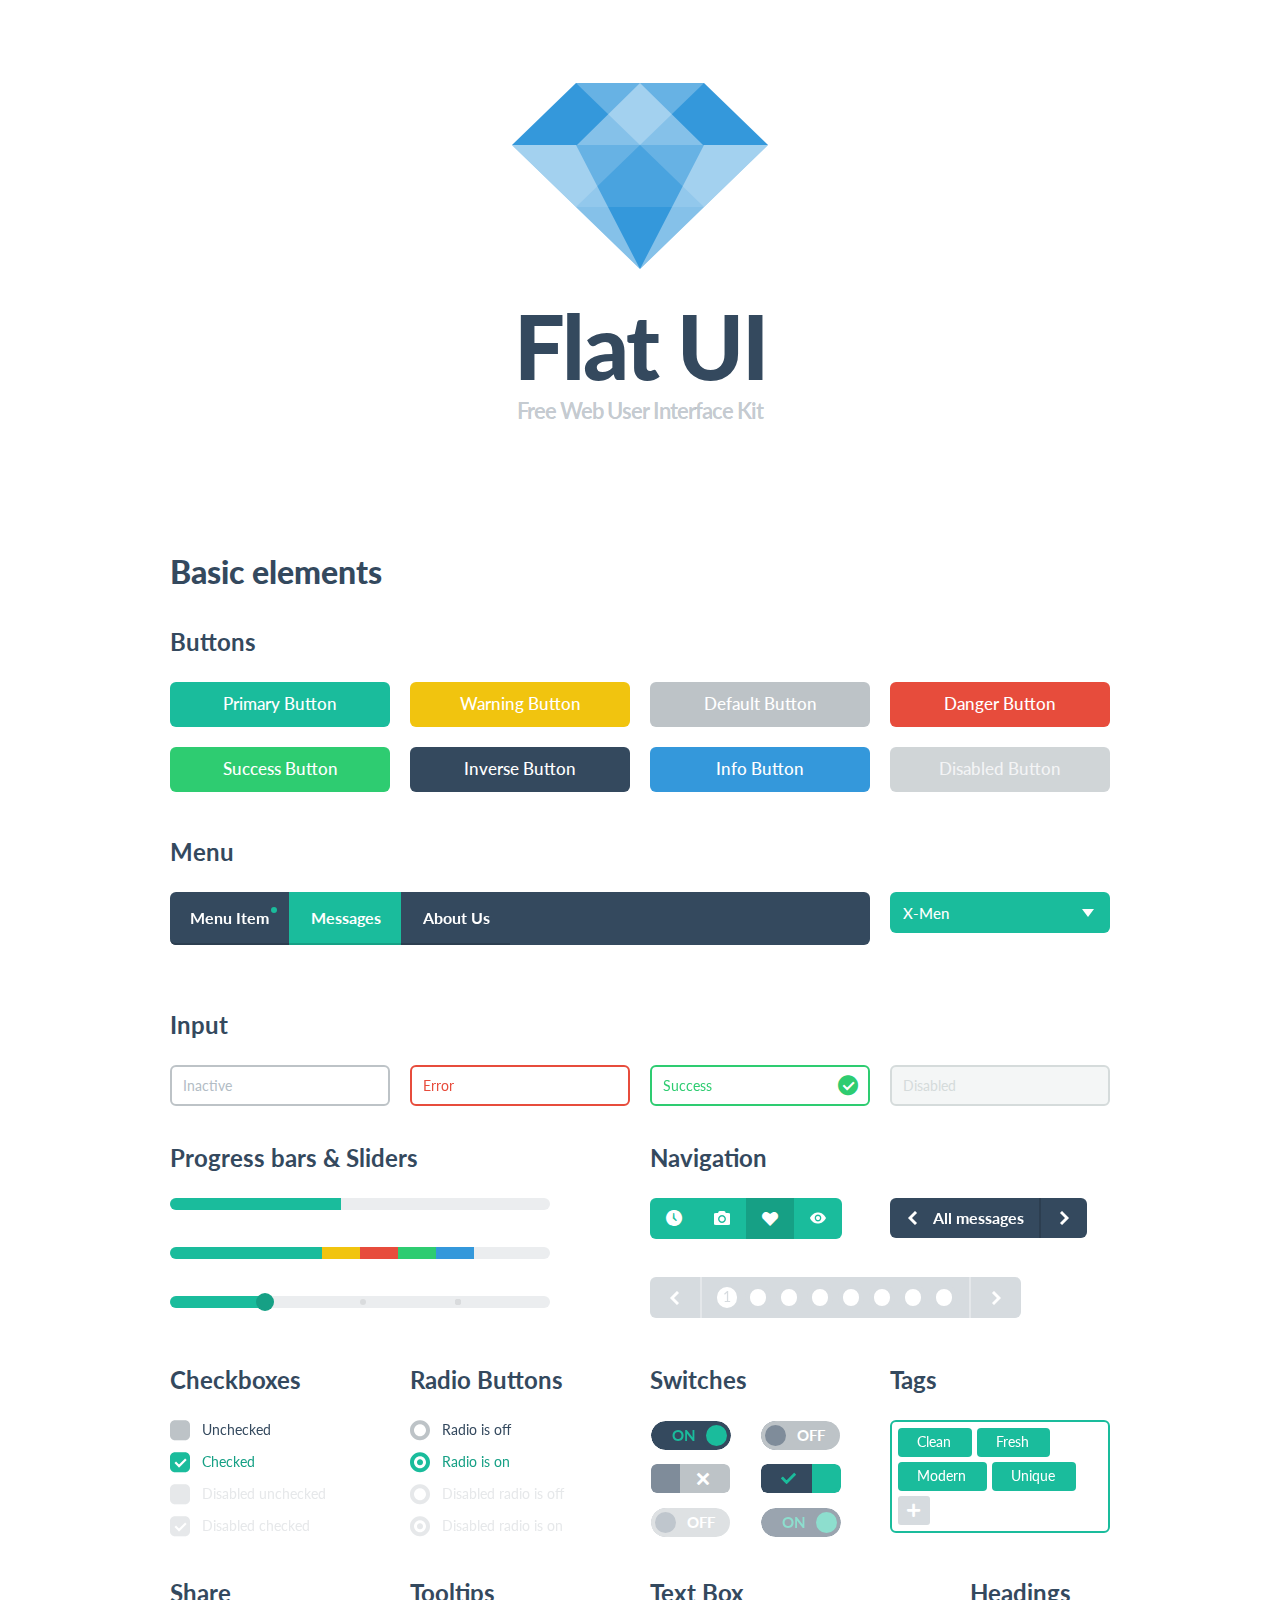
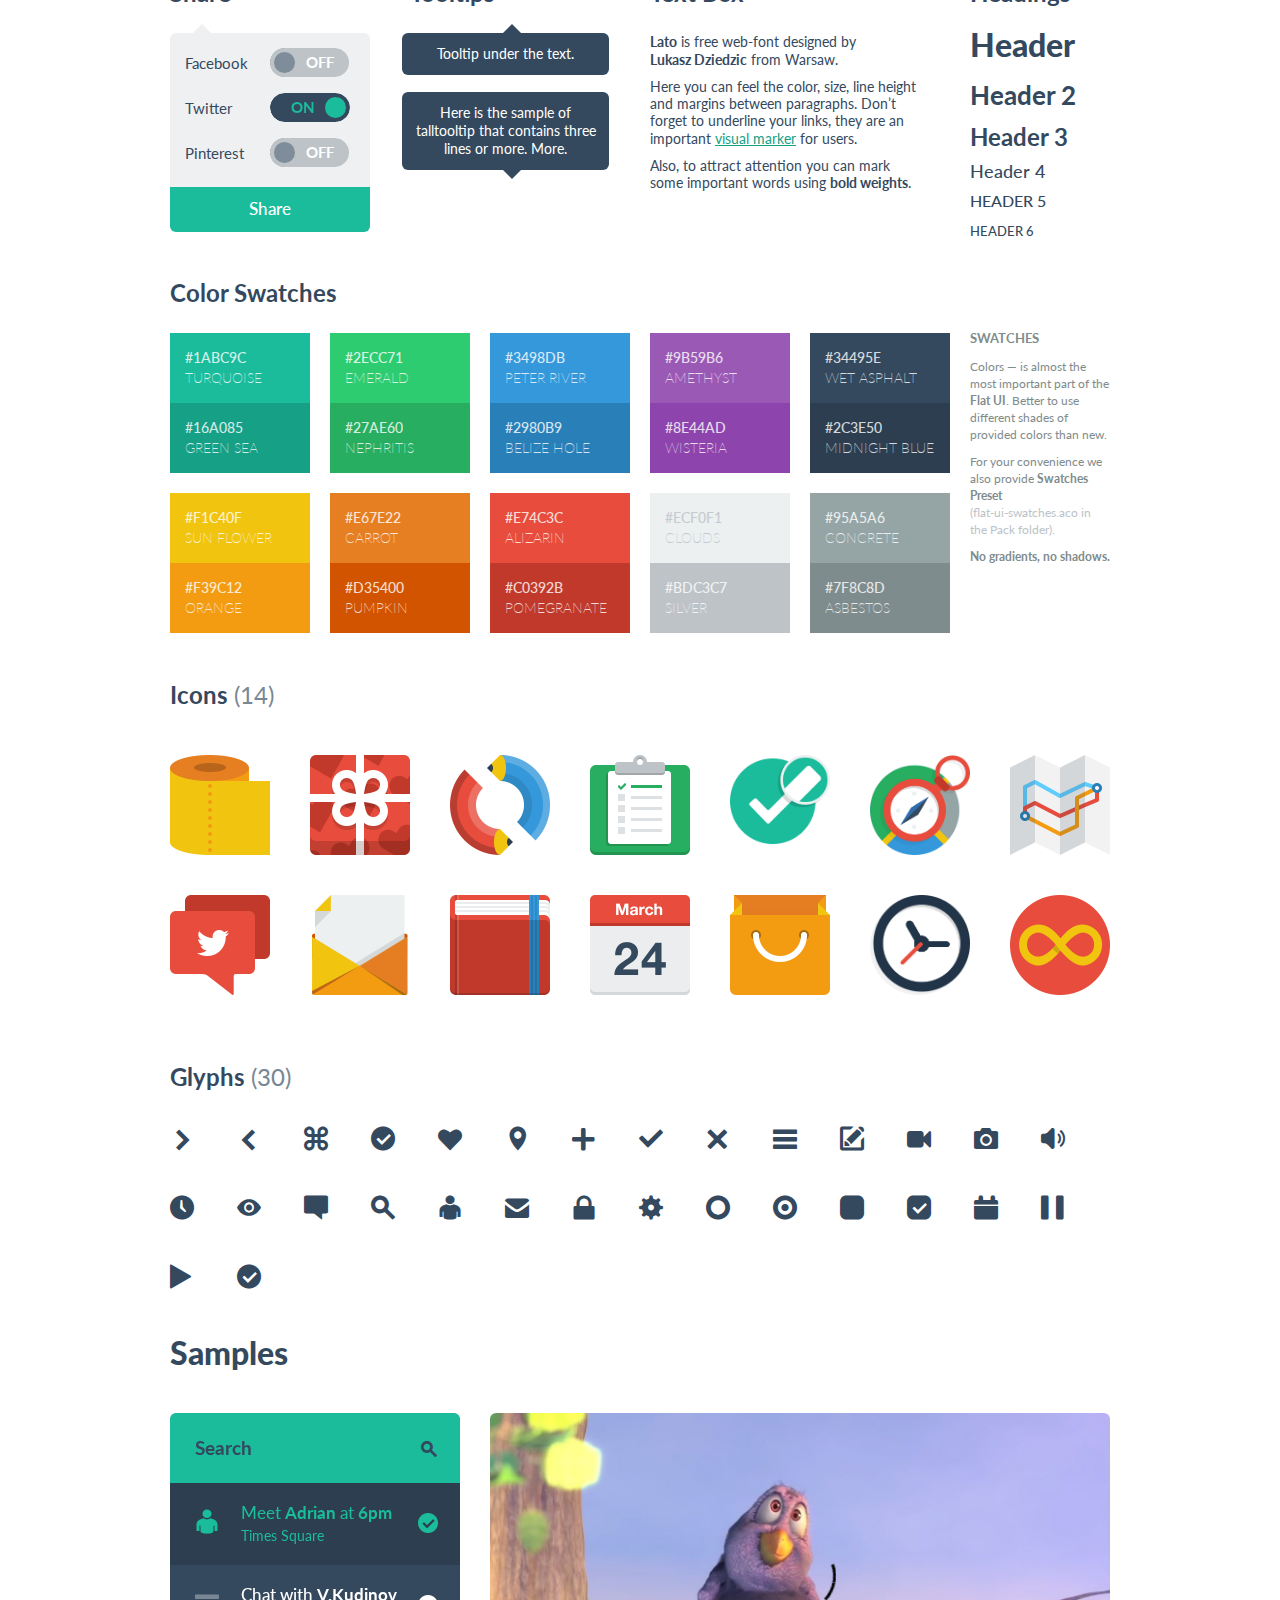
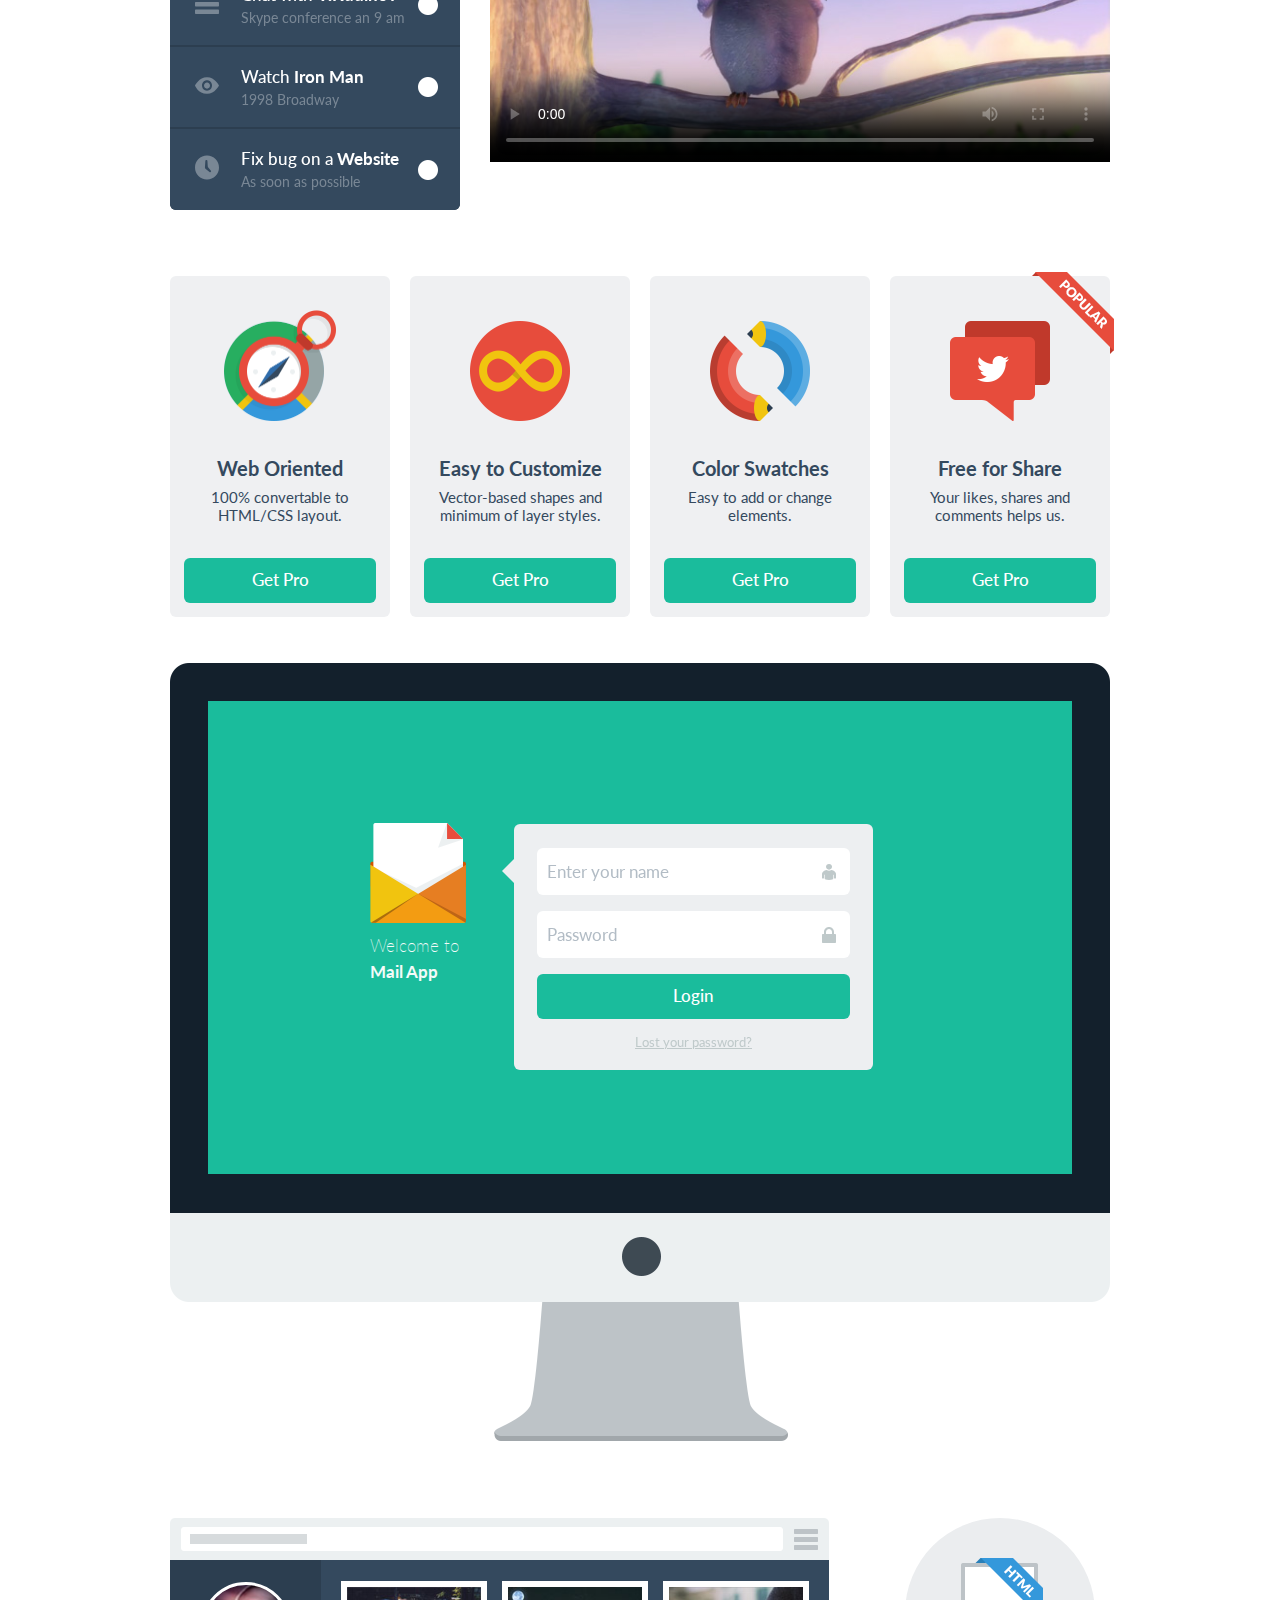
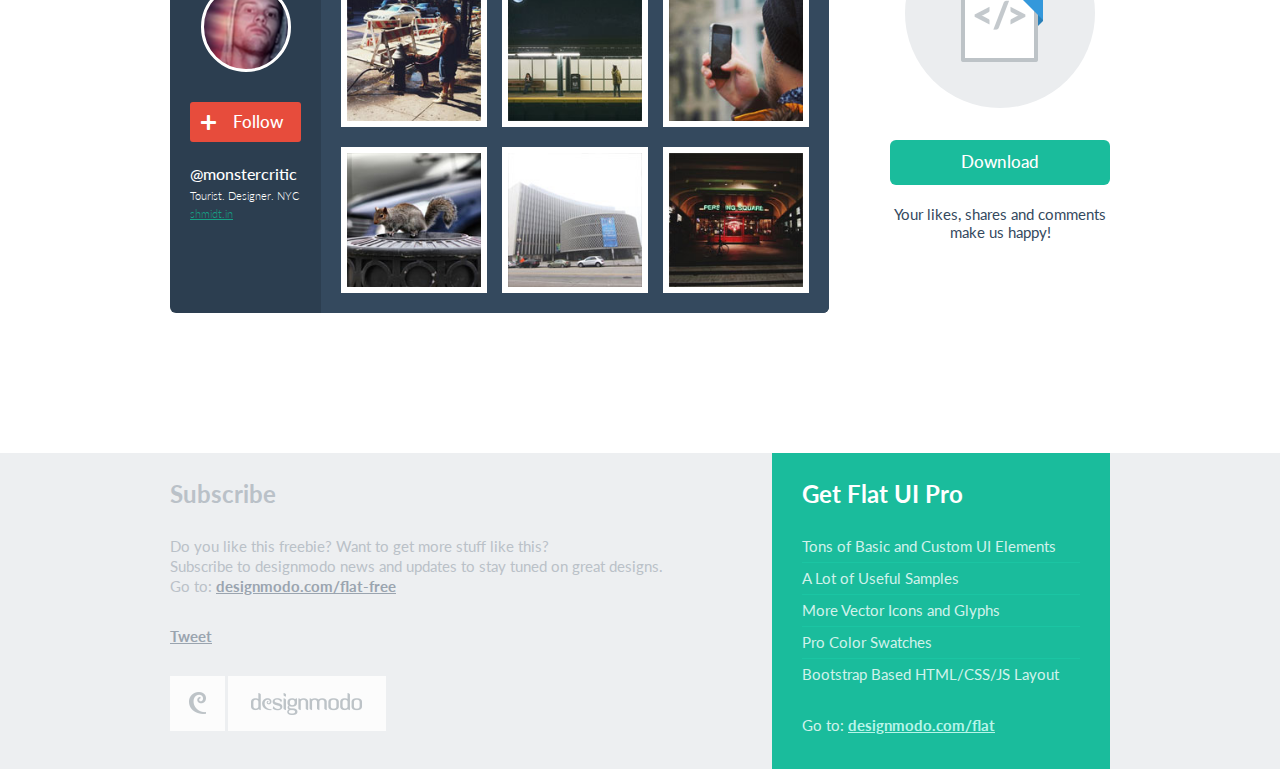
<file: flatui/index.html>
<!DOCTYPE html>
<html lang="en">
  <head>
    <meta charset="utf-8">
    <title>Flat UI Kit - HTML/PSD Design Framework</title>
    <meta name="viewport" content="width=device-width, initial-scale=1.0">

    <!-- Loading Bootstrap -->
    <link href="bootstrap/css/bootstrap.css" rel="stylesheet">

    <!-- Loading Flat UI -->
    <link href="css/flat-ui.css" rel="stylesheet">

    <link rel="shortcut icon" href="images/favicon.ico">

    <!-- HTML5 shim, for IE6-8 support of HTML5 elements. All other JS at the end of file. -->
    <!--[if lt IE 9]>
      <script src="js/html5shiv.js"></script>
    <![endif]-->
  </head>
  <body>
    <div class="container">
      <div class="demo-headline">
        <h1 class="demo-logo">
          <div class="logo"></div>
          Flat UI
          <small>Free Web User Interface Kit</small>
        </h1>
      </div> <!-- /demo-headline -->

      <h1>Basic elements</h1>
      <h3 class="demo-panel-title">Buttons</h3>

      <div class="row demo-row">
        <div class="span3">
          <a href="#fakelink" class="btn btn-large btn-block btn-primary">Primary Button</a>
        </div>
        <div class="span3">
          <a href="#fakelink" class="btn btn-large btn-block btn-warning">Warning Button</a>
        </div>
        <div class="span3">
          <a href="#fakelink" class="btn btn-block btn-large">Default Button</a>
        </div>
        <div class="span3">
          <a href="#fakelink" class="btn btn-large btn-block btn-danger">Danger Button</a>
        </div>
      </div> <!-- /row -->

      <div class="row demo-row">
        <div class="span3">
          <a href="#fakelink" class="btn btn-large btn-block btn-success">Success Button</a>
        </div>
        <div class="span3">
          <a href="#fakelink" class="btn btn-large btn-block btn-inverse">Inverse Button</a>
        </div>
        <div class="span3">
          <a href="#fakelink" class="btn btn-large btn-block btn-info">Info Button</a>
        </div>
        <div class="span3">
          <a href="#fakelink" class="btn btn-large btn-block disabled">Disabled Button</a>
        </div>
      </div> <!-- /row -->

      <h3 class="demo-panel-title">Menu</h3>
      <div class="row demo-row">
        <div class="span9">
          <div class="navbar navbar-inverse">
            <div class="navbar-inner">
              <div class="container">
                <button type="button" class="btn btn-navbar" data-toggle="collapse" data-target="#nav-collapse-01"></button>
                <div class="nav-collapse collapse" id="nav-collapse-01">
                  <ul class="nav">
                    <li>
                      <a href="#fakelink">
                        Menu Item
                        <span class="navbar-unread">1</span>
                      </a>
                    </li>
                    <li class="active">
                      <a href="#fakelink">
                        Messages
                        <span class="navbar-unread">1</span>
                      </a>
                      <ul>
                        <li><a href="#fakelink">Element One</a></li>
                        <li>
                          <a href="#fakelink">Sub menu</a>
                          <ul>
                            <li><a href="#fakelink">Element One</a></li>
                            <li><a href="#fakelink">Element Two</a></li>
                            <li><a href="#fakelink">Element Three</a></li>
                          </ul> <!-- /Sub menu -->
                        </li>
                        <li><a href="#fakelink">Element Three</a></li>
                      </ul> <!-- /Sub menu -->
                    </li>
                    <li>
                      <a href="#fakelink">
                        About Us
                      </a>
                    </li>
                  </ul>
                </div><!--/.nav -->
              </div>
            </div>
          </div>
        </div>
        <div class="span3">
          <select name="herolist" value="X-Men" class="select-block span3">
            <option value="0">Choose hero</option>
            <option value="1">Spider Man</option>
            <option value="2">Wolverine</option>
            <option value="3">Captain America</option>
            <option value="X-Men" selected="selected">X-Men</option>
            <option value="Crocodile">Crocodile</option>
          </select>
        </div>
      </div> <!-- /row -->

      <h3 class="demo-panel-title">Input</h3>
      <div class="row">
        <div class="span3">
          <input type="text" value="" placeholder="Inactive" class="span3" />
        </div>
        <div class="span3">
          <div class="control-group error">
            <input type="text" value="Error" class="span3" />
          </div>
        </div>
        <div class="span3">
          <div class="control-group success">
            <input type="text" value="Success" class="span3" />
            <i class="input-icon fui-check-inverted"></i>
          </div>
        </div>
        <div class="span3">
          <input type="text" value="Disabled" disabled="disabled" class="span3" />
        </div>
      </div> <!-- /row -->

      <div class="row">
        <div class="span5">
          <h3 class="demo-panel-title">Progress bars &amp; Sliders</h3>
          <div class="progress">
            <div class="bar" style="width: 45%;"></div>
          </div>
          <br/>
          <div class="progress">
            <div class="bar" style="width: 40%;"></div>
            <div class="bar bar-warning" style="width: 10%;"></div>
            <div class="bar bar-danger" style="width: 10%;"></div>
            <div class="bar bar-success" style="width: 10%;"></div>
            <div class="bar bar-info" style="width: 10%;"></div>
          </div>
          <br/>
          <div id="slider" class="ui-slider">
            <div class="ui-slider-segment"></div>
            <div class="ui-slider-segment"></div>
            <div class="ui-slider-segment"></div>
          </div>
        </div> <!-- /sliders -->

        <div class="span6 offset1">
          <h3 class="demo-panel-title">Navigation</h3>
          <div class="row demo-navigation">
            <div class="span3">
              <div class="btn-toolbar">
                <div class="btn-group">
                  <a class="btn btn-primary" href="#fakelink"><i class="fui-time"></i></a>
                  <a class="btn btn-primary" href="#fakelink"><i class="fui-photo"></i></a>
                  <a class="btn btn-primary active" href="#fakelink"><i class="fui-heart"></i></a>
                  <a class="btn btn-primary" href="#fakelink"><i class="fui-eye"></i></a>
                </div>
              </div> <!-- /toolbar -->
            </div>
            <div class="span3 demo-pager">
              <ul class="pager">
                <li class="previous">
                  <a href="#fakelink">
                    <i class="fui-arrow-left"></i>
                    <span>All messages</span>
                  </a>
                </li>
                <li class="next">
                  <a href="#fakelink">
                    <i class="fui-arrow-right"></i>
                  </a>
                </li>
              </ul> <!-- /pager -->
            </div>
          </div> <!-- /demo-navigation -->

          <div class="pagination">
            <ul>
              <li class="previous"><a href="#fakelink" class="fui-arrow-left"></a></li>
              <li class="active"><a href="#fakelink">1</a></li>
              <li><a href="#fakelink">2</a></li>
              <li><a href="#fakelink">3</a></li>
              <li><a href="#fakelink">4</a></li>
              <li><a href="#fakelink">5</a></li>
              <li><a href="#fakelink">6</a></li>
              <li><a href="#fakelink">7</a></li>
              <li><a href="#fakelink">8</a></li>
              <li class="next"><a href="#fakelink" class="fui-arrow-right"></a></li>
            </ul>
          </div> <!-- /pagination -->
        </div> <!-- /navigation -->
      </div> <!-- /row -->

      <div class="row">
        <div class="span3">
          <h3 class="demo-panel-title">Checkboxes</h3>
          <label class="checkbox" for="checkbox1">
            <input type="checkbox" value="" id="checkbox1" data-toggle="checkbox">
            Unchecked
          </label>
          <label class="checkbox" for="checkbox2">
            <input type="checkbox" checked="checked" value="" id="checkbox2" data-toggle="checkbox" checked="">
            Checked
          </label>
          <label class="checkbox" for="checkbox3">
            <input type="checkbox" value="" id="checkbox3" data-toggle="checkbox" disabled="">
            Disabled unchecked
          </label>
          <label class="checkbox" for="checkbox4">
            <input type="checkbox" checked="checked" value="" id="checkbox4" data-toggle="checkbox" disabled="" checked="">
            Disabled checked
          </label>
        </div> <!-- /checkboxes span3 -->

        <div class="span3">
          <h3 class="demo-panel-title">Radio Buttons</h3>
          <label class="radio">
            <input type="radio" name="optionsRadios" id="optionsRadios1" value="option1" data-toggle="radio">
            Radio is off
          </label>
          <label class="radio">
            <input type="radio" name="optionsRadios" id="optionsRadios2" value="option1" data-toggle="radio" checked="">
            Radio is on
          </label>

          <label class="radio">
            <input type="radio" name="optionsRadiosDisabled" id="optionsRadios3" value="option2" data-toggle="radio" disabled="">
            Disabled radio is off
          </label>
          <label class="radio">
            <input type="radio" name="optionsRadiosDisabled" id="optionsRadios4" value="option2" data-toggle="radio" checked="" disabled="">
            Disabled radio is on
          </label>
        </div> <!-- /radios span3 -->

        <div class="span3">
          <h3 class="demo-panel-title">Switches</h3>

          <table width="100%">
            <tr>
              <td width="50%" class="pbm">
                <input type="checkbox" checked="" data-toggle="switch" />
              </td>

              <td class="pbm">
                <input type="checkbox" data-toggle="switch" />
              </td>
            </tr>
            <tr>
              <td class="pbm">
                <div class="switch switch-square"
                  data-on-label="<i class='fui-check'></i>"
                  data-off-label="<i class='fui-cross'></i>">
                  <input type="checkbox" />
                </div>
              </td>

              <td class="pbm">
                <div class="switch switch-square"
                  data-on-label="<i class='fui-check'></i>"
                  data-off-label="<i class='fui-cross'></i>">
                  <input type="checkbox" checked="" />
                </div>
              </td>
            </tr>
            <tr>
              <td>
                <input type="checkbox" disabled data-toggle="switch" />
              </td>

              <td>
                <input type="checkbox" checked disabled data-toggle="switch" />
              </td>
            </tr>
          </table>
        </div> <!-- /toggles span3 -->

        <div class="span3">
          <h3 class="demo-panel-title">Tags</h3>
          <input name="tagsinput" id="tagsinput" class="tagsinput" value="Clean,Fresh,Modern,Unique" />
        </div>
      </div> <!-- /row -->

      <div class="row">
        <div class="span3">
          <h3 class="demo-panel-title">Share</h3>
          <div class="share mrl">
            <ul>
              <li>
                <label class="share-label" for="share-toggle2">Facebook</label>
                <input type="checkbox" data-toggle="switch" />
              </li>
              <li>
                <label class="share-label" for="share-toggle4">Twitter</label>
                <input type="checkbox" checked="" data-toggle="switch" />
              </li>
              <li>
                <label class="share-label" for="share-toggle6">Pinterest</label>
                <input type="checkbox" data-toggle="switch" />
              </li>
            </ul>
            <a href="#" class="btn btn-primary btn-block btn-large">Share</a>
          </div> <!-- /share -->
        </div>

        <div class="span3">
          <div class="demo-tooltips">
            <h3 class="demo-panel-title">Tooltips</h3>
            <p align="center" data-toggle="tooltip" data-placement="bottom" title="Tooltip under the text."></p>
            <p align="center" data-toggle="tooltip" title="Here is the sample of talltooltip that contains three lines or more. More."></p>
          </div>
        </div> <!-- /span3 with tooltips -->

        <div class="span4">
          <div class="demo-text-box prl">
            <h3 class="demo-panel-title">Text Box</h3>
            <p><strong>Lato</strong> is free web-font designed by <strong>Lukasz&nbsp;Dziedzic</strong> from Warsaw.</p>
            <p>Here you can feel the color, size, line height and margins between paragraphs. Don’t forget to underline 
              your links, they are an important <a href="#">visual marker</a> for users.</p>
            <p>Also, to attract attention you can mark some&nbsp;important words using <strong>bold weights</strong>.</p>
          </div>
        </div> <!-- /text box -->

        <div class="span2">
          <h3 class="demo-panel-title demo-headings">Headings</h3>
          <h1>Header</h1>
          <h2>Header 2</h2>
          <h3>Header 3</h3>
          <h4>Header 4</h4>
          <h5>Header 5</h5>
          <h6>Header 6</h6>
        </div> <!-- /headings -->
      </div> <!-- /row -->

      <h3 class="demo-panel-title">Color Swatches</h3>
      <div class="row">
        <div class="span10">          
          <div class="row mbl">
            <div class="span2">
              <dl class="palette palette-turquoise">
                <dt>#1abc9c</dt>
                <dd>Turquoise</dd>
              </dl>
              <dl class="palette palette-green-sea">
                <dt>#16a085</dt>
                <dd>Green sea</dd>
              </dl>
            </div>

            <div class="span2">
              <dl class="palette palette-emerald">
                <dt>#2ecc71</dt>
                <dd>Emerald</dd>
              </dl>
              <dl class="palette palette-nephritis">
                <dt>#27ae60</dt>
                <dd>Nephritis</dd>
              </dl>
            </div>

            <div class="span2">
              <dl class="palette palette-peter-river">
                <dt>#3498db</dt>
                <dd>Peter river</dd>
              </dl>
              <dl class="palette palette-belize-hole">
                <dt>#2980b9</dt>
                <dd>Belize hole</dd>
              </dl>
            </div>

            <div class="span2">
              <dl class="palette palette-amethyst">
                <dt>#9b59b6</dt>
                <dd>Amethyst</dd>
              </dl>
              <dl class="palette palette-wisteria">
                <dt>#8e44ad</dt>
                <dd>Wisteria</dd>
              </dl>
            </div>

            <div class="span2">
              <dl class="palette palette-wet-asphalt">
                <dt>#34495e</dt>
                <dd>Wet asphalt</dd>
              </dl>
              <dl class="palette palette-midnight-blue">
                <dt>#2c3e50</dt>
                <dd>Midnight blue</dd>
              </dl>
            </div>
          </div> <!-- /color swatches -->

          <div class="row mbl">
            <div class="span2">
              <dl class="palette palette-sun-flower">
                <dt>#f1c40f</dt>
                <dd>Sun flower</dd>
              </dl>
              <dl class="palette palette-orange">
                <dt>#f39c12</dt>
                <dd>Orange</dd>
              </dl>
            </div>

            <div class="span2">
              <dl class="palette palette-carrot">
                <dt>#e67e22</dt>
                <dd>Carrot</dd>
              </dl>
              <dl class="palette palette-pumpkin">
                <dt>#d35400</dt>
                <dd>Pumpkin</dd>
              </dl>
            </div>

            <div class="span2">
              <dl class="palette palette-alizarin">
                <dt>#e74c3c</dt>
                <dd>Alizarin</dd>
              </dl>
              <dl class="palette palette-pomegranate">
                <dt>#c0392b</dt>
                <dd>Pomegranate</dd>
              </dl>
            </div>

            <div class="span2">
              <dl class="palette palette-clouds">
                <dt>#ecf0f1</dt>
                <dd>Clouds</dd>
              </dl>
              <dl class="palette palette-silver">
                <dt>#bdc3c7</dt>
                <dd>Silver</dd>
              </dl>
            </div>

            <div class="span2">
              <dl class="palette palette-concrete">
                <dt>#95a5a6</dt>
                <dd>Concrete</dd>
              </dl>
              <dl class="palette palette-asbestos">
                <dt>#7f8c8d</dt>
                <dd>Asbestos</dd>
              </dl>
            </div>
          </div> <!-- /color swatches -->
        </div>

        <div class="span2">
          <h6 class="palette-headline">SWATCHES</h6>
          <p class="palette-paragraph">
            Colors &mdash; is almost the most important part of the <strong>Flat UI</strong>. Better to use different shades of provided colors than new.
          </p>
          <p class="palette-paragraph">
            For your convenience we also provide <strong>Swatches Preset</strong> <span>(flat&#8209;ui&#8209;swatches.aco in the Pack folder).</span>
          </p>
          <p class="palette-paragraph">
            <strong>No gradients, no shadows.</strong>
          </p>
        </div> <!-- /swatches desc -->
      </div> <!-- /swatches row -->

      <h3 class="demo-panel-title">Icons <small>(14)</small></h3>
      <div class="demo-illustrations">
        <div class="demo-content">
          <div><img src="images/icons/Toilet-Paper@2x.png" alt="Toilet-Paper"></div>          
          <div><img src="images/icons/Gift-Box@2x.png" alt="Gift-Box"></div>
          <div><img src="images/icons/Pensils@2x.png" alt="Pensils"></div>
          <div><img src="images/icons/Clipboard@2x.png" alt="Clipboard"></div>
          <div><img src="images/icons/Retina-Ready@2x.png" alt="Retina-Ready"></div>
          <div><img src="images/icons/Compas@2x.png" alt="Compas"></div>
          <div><img src="images/icons/Map@2x.png" alt="Map"></div>
          <div><img src="images/icons/Chat@2x.png" alt="Chat"></div>
          <div><img src="images/icons/Mail@2x.png" alt="Mail"></div>
          <div><img src="images/icons/Book@2x.png" alt="Book"></div>
          <div><img src="images/icons/Calendar@2x.png" alt="Calendar"></div>
          <div><img src="images/icons/Pocket@2x.png" alt="Pocket"></div>
          <div><img src="images/icons/Watches@2x.png" alt="Watches"></div>
          <div><img src="images/icons/Infinity-Loop@2x.png" alt="Infinity-Loop"></div>
        </div>
      </div>


      <h3 class="demo-panel-title">Glyphs <small>(30)</small></h3>
      <div class="demo-icons">        
        <div class="demo-content">
          <span class="fui-arrow-right"></span>
          <span class="fui-arrow-left"></span>
          <span class="fui-cmd"></span>
          <span class="fui-check-inverted"></span>
          <span class="fui-heart"></span>
          <span class="fui-location"></span>
          <span class="fui-plus"></span>
          <span class="fui-check"></span>
          <span class="fui-cross"></span>
          <span class="fui-list"></span>
          <span class="fui-new"></span>
          <span class="fui-video"></span>
          <span class="fui-photo"></span>
          <span class="fui-volume"></span>
          <span class="fui-time"></span>
          <span class="fui-eye"></span>
          <span class="fui-chat"></span>
          <span class="fui-search"></span>
          <span class="fui-user"></span>
          <span class="fui-mail"></span>
          <span class="fui-lock"></span>
          <span class="fui-gear"></span>
          <span class="fui-radio-unchecked"></span>
          <span class="fui-radio-checked"></span>
          <span class="fui-checkbox-unchecked"></span>
          <span class="fui-checkbox-checked"></span>
          <span class="fui-calendar-solid"></span>
          <span class="fui-pause"></span>
          <span class="fui-play"></span>
          <span class="fui-check-inverted-2"></span>
        </div>
      </div> <!-- /icon font row -->

      <h1 class="mbl pbl">Samples</h1>
      <div class="row demo-samples">
        <div class="span4">
          <div class="todo mrm">
            <div class="todo-search">
              <input class="todo-search-field" type="search" value="" placeholder="Search" />
            </div>
            <ul>
              <li class="todo-done">
                <div class="todo-icon fui-user"></div>
                <div class="todo-content">
                  <h4 class="todo-name">
                    Meet <strong>Adrian</strong> at <strong>6pm</strong>
                  </h4>
                  Times Square
                </div>
              </li>

              <li>
                <div class="todo-icon fui-list"></div>
                <div class="todo-content">
                  <h4 class="todo-name">
                    Chat with <strong>V.Kudinov</strong>
                  </h4>
                  Skype conference an 9 am
                </div>
              </li>

              <li>
                <div class="todo-icon fui-eye"></div>
                <div class="todo-content">
                  <h4 class="todo-name">
                    Watch <strong>Iron Man</strong>
                  </h4>
                  1998 Broadway
                </div>
              </li>

              <li>
                <div class="todo-icon fui-time"></div>
                <div class="todo-content">
                  <h4 class="todo-name">
                    Fix bug on a <strong>Website</strong>
                  </h4>
                  As soon as possible
                </div>
              </li>
            </ul>
          </div>
        </div> <!-- /todo list -->

        <div class="span8 demo-video">
          <!--[if !IE]> -->
            <video class="video-js" controls
              preload="auto" width="620" height="349" poster="images/video/poster.jpg" data-setup="{}">
              <source src="http://iurevych.github.com/Flat-UI-videos/big_buck_bunny.mp4" type="video/mp4">
              <source src="http://iurevych.github.com/Flat-UI-videos/big_buck_bunny.webm" type="video/webm">
            </video>
          <!-- <![endif]-->

          <!--[if IE]>
            <video class="video-js" controls
              preload="auto" width="620" height="256" poster="http://video-js.zencoder.com/oceans-clip.jpg" data-setup="{}">
              <source src="http://video-js.zencoder.com/oceans-clip.mp4" type='video/mp4'/>
              <source src="http://video-js.zencoder.com/oceans-clip.webm" type='video/webm'/>
            </video>
          <![endif]-->
        </div> <!-- /video -->
      </div>

      <div class="row demo-tiles">
        <div class="span3">
          <div class="tile">
            <img src="images/icons/Compas@2x.png" alt="Compas@2x" class="tile-image big-illustration">
            <h3 class="tile-title">Web Oriented</h3>
            <p>100% convertable to HTML/CSS layout.</p>
            <a class="btn btn-primary btn-large btn-block" href="http://designmodo.com/flat">Get Pro</a>
          </div>
        </div>

        <div class="span3">
          <div class="tile">
            <img src="images/icons/Infinity-Loop@2x.png" alt="Infinity-Loop@2x" class="tile-image">
            <h3 class="tile-title">Easy to Customize</h3>
            <p>Vector-based shapes and minimum of layer styles.</p>
            <a class="btn btn-primary btn-large btn-block" href="http://designmodo.com/flat">Get Pro</a>
          </div>
        </div>

        <div class="span3">
          <div class="tile">
            <img src="images/icons/Pensils@2x.png" alt="Pensils@2x" class="tile-image">
            <h3 class="tile-title">Color Swatches</h3>
            <p>Easy to add or change elements. </p>
            <a class="btn btn-primary btn-large btn-block" href="http://designmodo.com/flat">Get Pro</a>
          </div>
        </div>

        <div class="span3">
          <div class="tile tile-hot">
            <img src="images/icons/Chat@2x.png" alt="Chat@2x" class="tile-image">
            <h3 class="tile-title">Free for Share</h3>
            <p>Your likes, shares and comments helps us.</p>
            <a class="btn btn-primary btn-large btn-block" href="http://designmodo.com/flat">Get Pro</a>
          </div>

        </div>
      </div> <!-- /tiles -->

      <div class="login">
        <div class="login-screen">
          <div class="login-icon">
            <img src="images/login/icon.png" alt="Welcome to Mail App" />
            <h4>Welcome to <small>Mail App</small></h4>
          </div>

          <div class="login-form">
            <div class="control-group">
              <input type="text" class="login-field" value="" placeholder="Enter your name" id="login-name" />
              <label class="login-field-icon fui-user" for="login-name"></label>
            </div>

            <div class="control-group">
              <input type="password" class="login-field" value="" placeholder="Password" id="login-pass" />
              <label class="login-field-icon fui-lock" for="login-pass"></label>
            </div>

            <a class="btn btn-primary btn-large btn-block" href="#">Login</a>
            <a class="login-link" href="#">Lost your password?</a>
          </div>
        </div>
      </div>

      <div class="row">
        <div class="span9">
          <div class="demo-browser">
            <div class="demo-browser-side">
              <div class="demo-browser-author"></div>
              <div class="demo-browser-action">
                <a class="btn btn-danger btn-large btn-block" href="http://twitter.com/monstercritic" target="_blank">
                  Follow
                </a>
              </div>
              <h5>@monstercritic</h5>
              <h6>
                Tourist. Designer. NYC
                <a href="http://shmidt.in" target="_blank">shmidt.in</a>
              </h6>
            </div>
            <div class="demo-browser-content">
              <img src="images/demo/browser-pic-1.jpg" alt="" />
              <img src="images/demo/browser-pic-2.jpg" alt="" />
              <img src="images/demo/browser-pic-3.jpg" alt="" />
              <img src="images/demo/browser-pic-4.jpg" alt="" />
              <img src="images/demo/browser-pic-5.jpg" alt="" />
              <img src="images/demo/browser-pic-6.jpg" alt="" />
            </div>
          </div>
        </div>

        <div class="span3">
          <div class="demo-download">
            <img src="images/demo/html-icon.png" src="Free PSD" />
          </div>

          <a href="https://github.com/designmodo/Flat-UI/archive/master.zip" class="btn btn-primary btn-large btn-block">Download</a>

          <p class="demo-download-text">Your likes, shares and comments make us happy!</p>
        </div>
      </div> <!-- /download area -->

    </div> <!-- /container -->

    <footer>
      <div class="container">
        <div class="row">
          <div class="span7">
            <h3 class="footer-title">Subscribe</h3>
            <p>Do you like this freebie? Want to get more stuff like this?<br/>
              Subscribe to designmodo news and updates to stay tuned on great designs.<br/>
              Go to: <a href="http://designmodo.com/flat-free" target="_blank">designmodo.com/flat-free</a>
            </p>

            <p class="pvl">
              <a href="https://twitter.com/share" class="twitter-share-button" data-url="http://designmodo.com/flat-free/" data-text="Flat UI Free - PSD&amp;HTML User Interface Kit" data-via="designmodo" data-size="large">Tweet</a>
              <script>!function(d,s,id){var js,fjs=d.getElementsByTagName(s)[0];if(!d.getElementById(id)){js=d.createElement(s);js.id=id;js.src="//platform.twitter.com/widgets.js";fjs.parentNode.insertBefore(js,fjs);}}(document,"script","twitter-wjs");</script>
            </p>

            <a class="footer-brand" href="http://designmodo.com" target="_blank">
              <img src="images/footer/logo.png" alt="Designmodo.com" />
            </a>
          </div> <!-- /span8 -->

          <div class="span5">
            <div class="footer-banner">
              <h3 class="footer-title">Get Flat UI Pro</h3>
              <ul>
                <li>Tons of Basic and Custom UI Elements</li>
                <li>A Lot of Useful Samples</li>
                <li>More Vector Icons and Glyphs</li>
                <li>Pro Color Swatches</li>
                <li>Bootstrap Based HTML/CSS/JS Layout</li>
              </ul>
              Go to: <a href="http://designmodo.com/flat" target="_blank">designmodo.com/flat</a>
            </div>
          </div>
        </div>
      </div>
    </footer>
    
    <!-- Load JS here for greater good =============================-->
    <script src="js/jquery-1.8.3.min.js"></script>
    <script src="js/jquery-ui-1.10.3.custom.min.js"></script>
    <script src="js/jquery.ui.touch-punch.min.js"></script>
    <script src="js/bootstrap.min.js"></script>
    <script src="js/bootstrap-select.js"></script>
    <script src="js/bootstrap-switch.js"></script>
    <script src="js/flatui-checkbox.js"></script>
    <script src="js/flatui-radio.js"></script>
    <script src="js/jquery.tagsinput.js"></script>
    <script src="js/jquery.placeholder.js"></script>
    <script src="js/jquery.stacktable.js"></script>
    <script src="http://vjs.zencdn.net/c/video.js"></script>
    <script src="js/application.js"></script>
  </body>
</html>
</file>
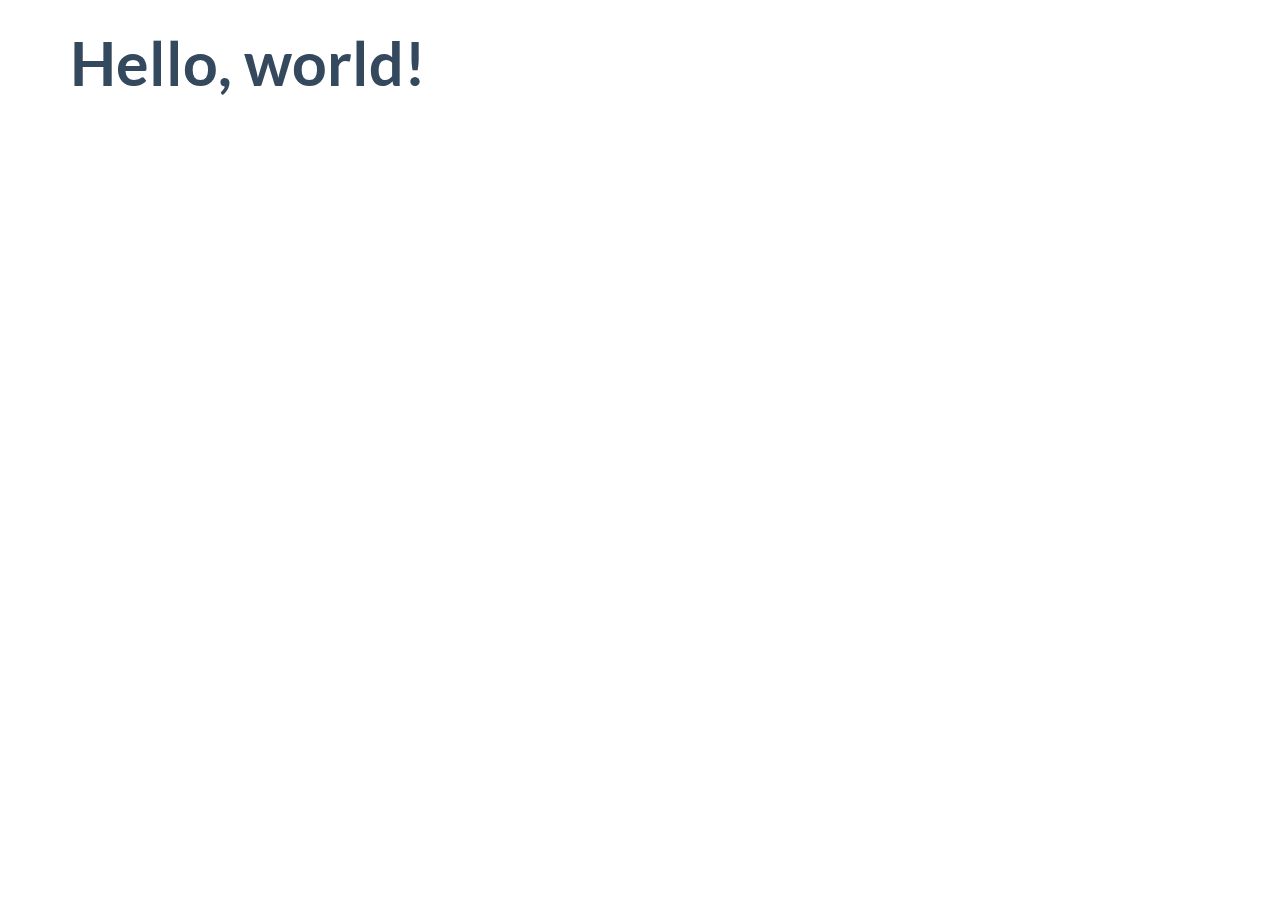
<file: Flat-UI/dist/index.html>
<!DOCTYPE html>
<html lang="en">
  <head>
    <meta charset="utf-8">
    <title>Flat UI Free 101 Template</title>
    <meta name="viewport" content="width=device-width, initial-scale=1.0">

    <!-- Loading Bootstrap -->
    <link href="../dist/css/vendor/bootstrap.min.css" rel="stylesheet">

    <!-- Loading Flat UI -->
    <link href="../dist/css/flat-ui.min.css" rel="stylesheet">

    <link rel="shortcut icon" href="img/favicon.ico">

    <!-- HTML5 shim, for IE6-8 support of HTML5 elements. All other JS at the end of file. -->
    <!--[if lt IE 9]>
      <script src="js/vendor/html5shiv.js"></script>
      <script src="js/vendor/respond.min.js"></script>
    <![endif]-->
  </head>
  <body>
    <div class="container">
        <h1>Hello, world!</h1>
    </div>
    <!-- /.container -->


    <!-- jQuery (necessary for Flat UI's JavaScript plugins) -->
    <script src="../dist/js/vendor/jquery.min.js"></script>
    <!-- Include all compiled plugins (below), or include individual files as needed -->
    <script src="../dist/js/vendor/video.js"></script>
    <script src="../dist/js/flat-ui.min.js"></script>

  </body>
</html>
</file>
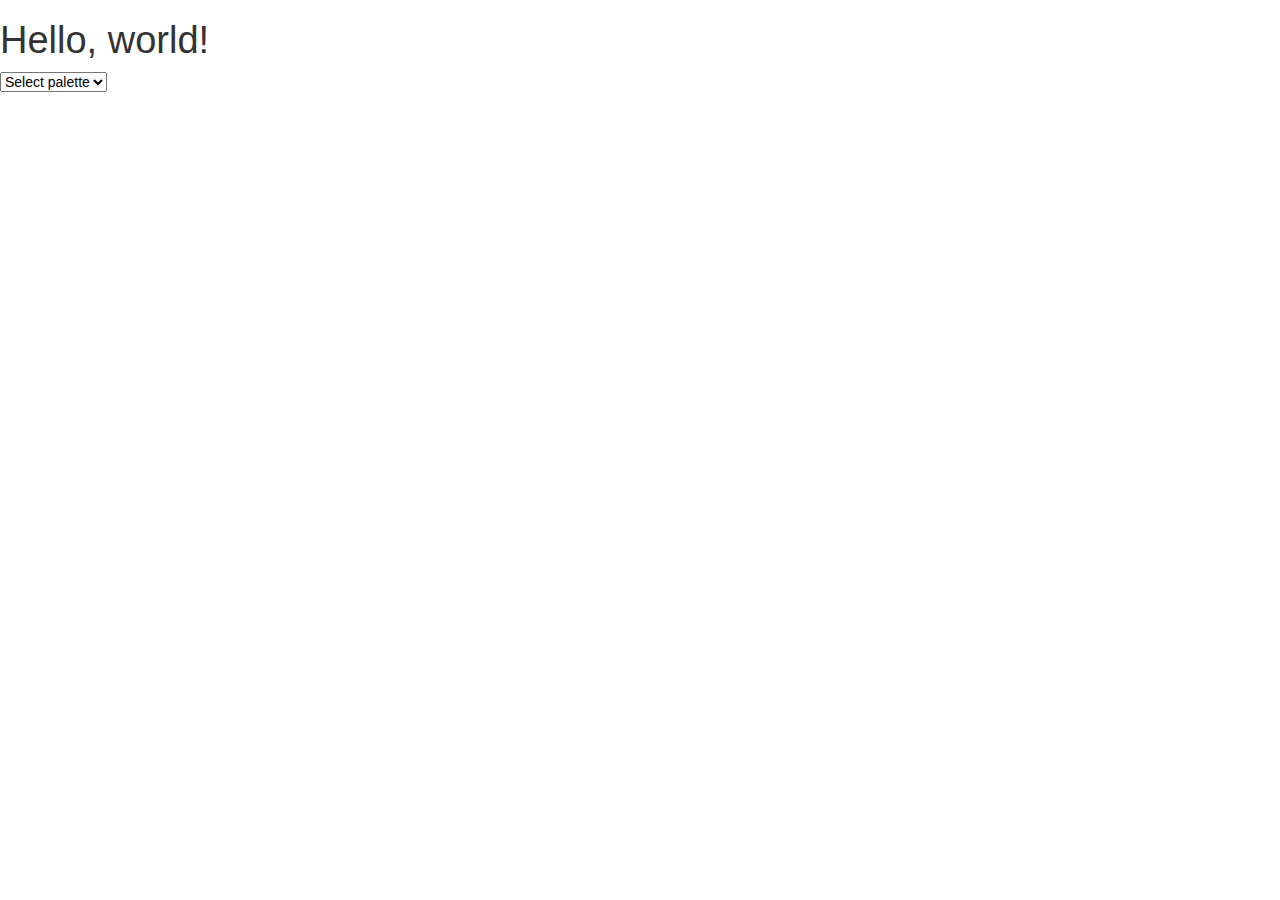
<file: index3.html>
<!DOCTYPE html>
<html>
  <head>
    <title>Bootstrap 101 Template</title>
    <meta name="viewport" content="width=device-width, initial-scale=1.0">
    <!-- Bootstrap -->
    <link href="css/bootstrap/css/bootstrap.min.css" rel="stylesheet" media="screen">
  </head>
  <body>
    <h1>Hello, world!</h1>

    <!-- JavaScript plugins (requires jQuery) -->
    <script type="text/javascript" src="fineuploader/jquery-2.0.1.js"></script>
    <!-- Include all compiled plugins (below), or include individual files as needed -->
    <script type="text/javascript" src="css/bootstrap/js/bootstrap.min.js"></script>
	<select id="s1">
	<option>Select palette</option>
	<option>gradient</option>
	<option>contrast</option>
	<option>diverging</option>
	<option>sequential</option>

 </select>
  </body>
</html>
</file>
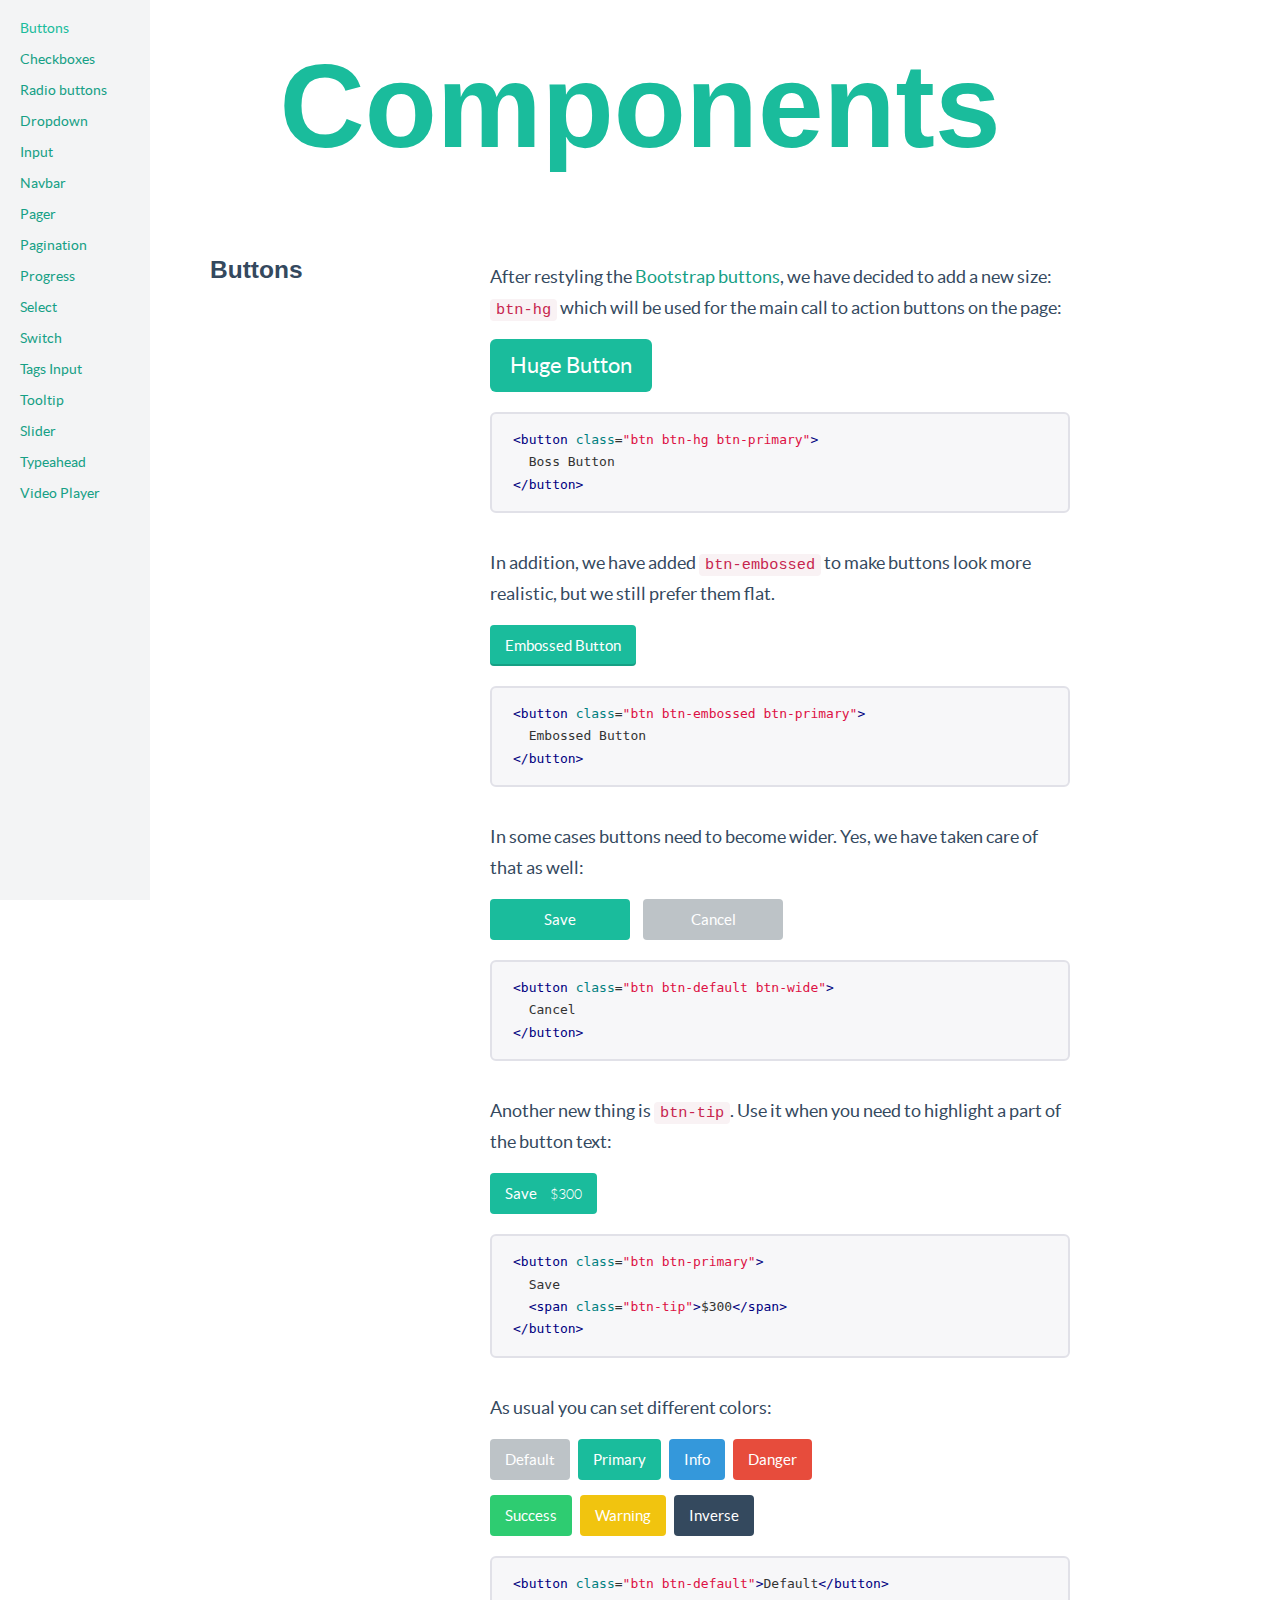
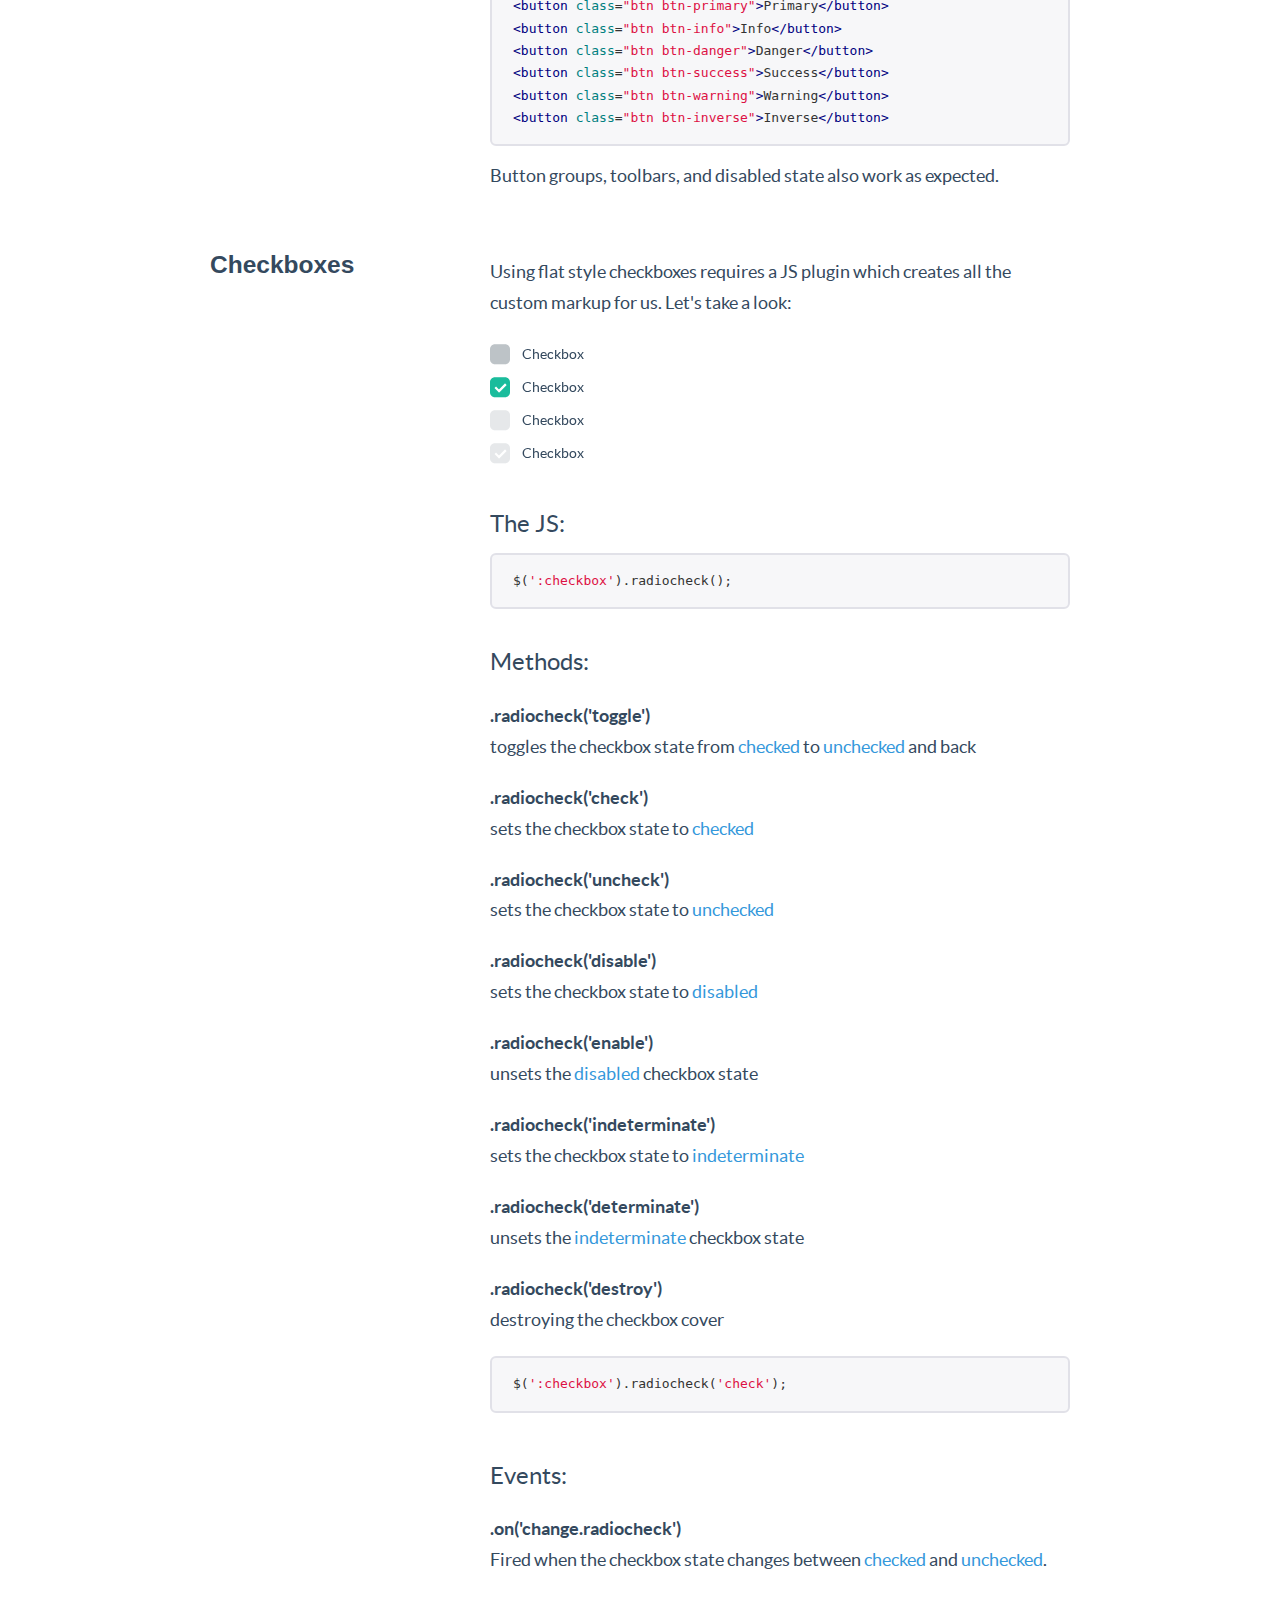
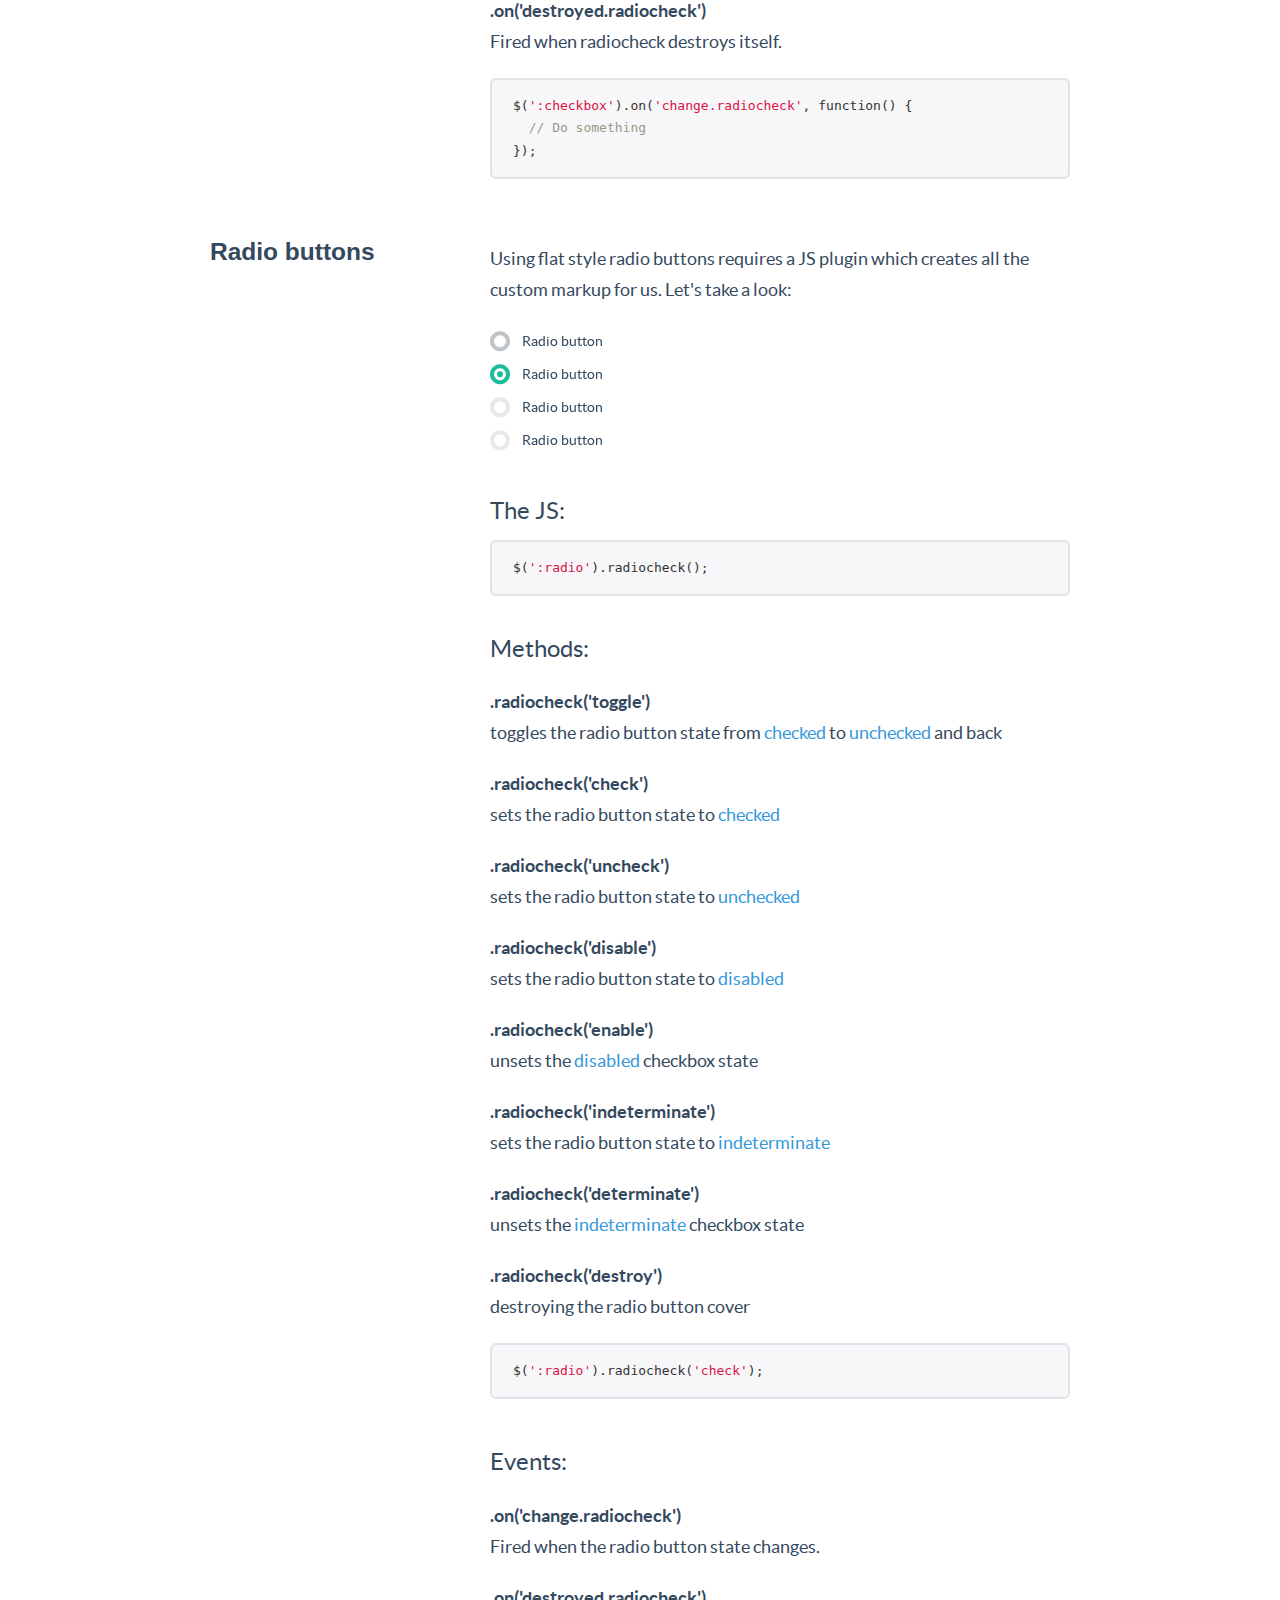
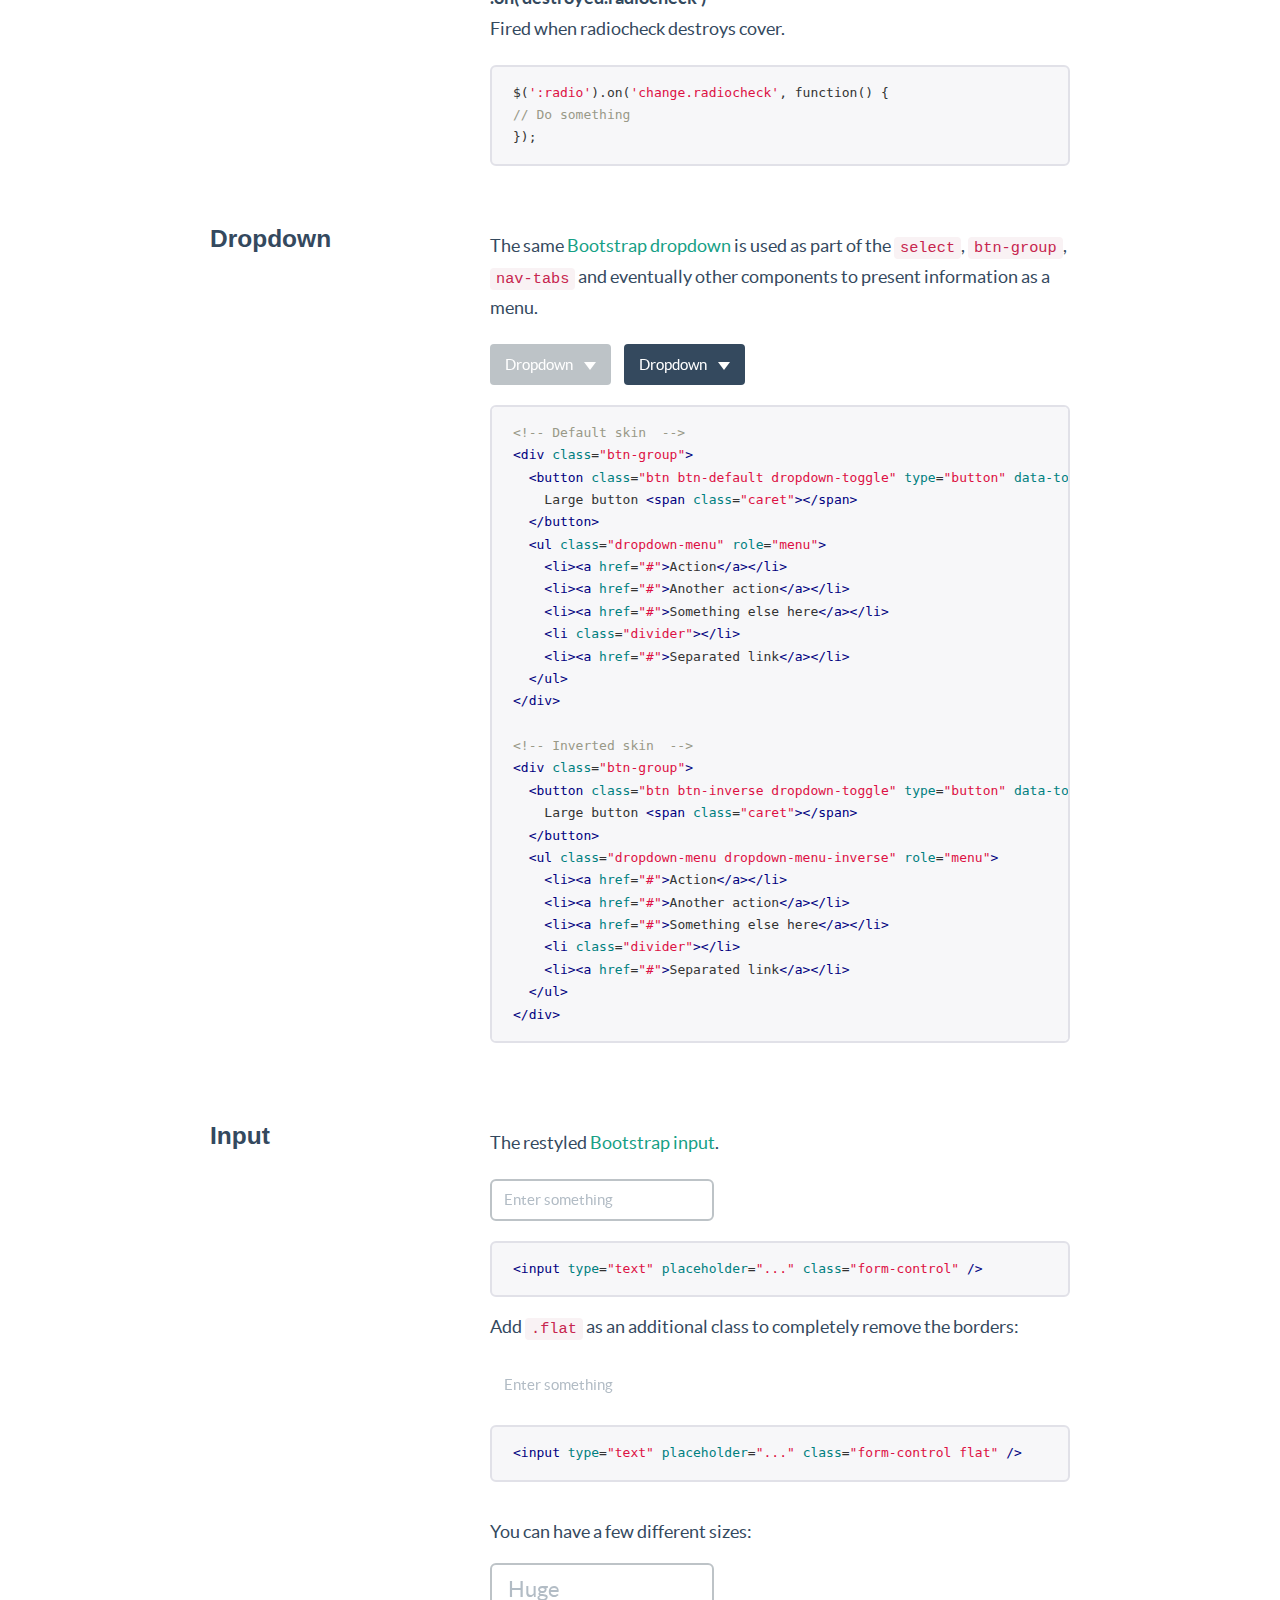
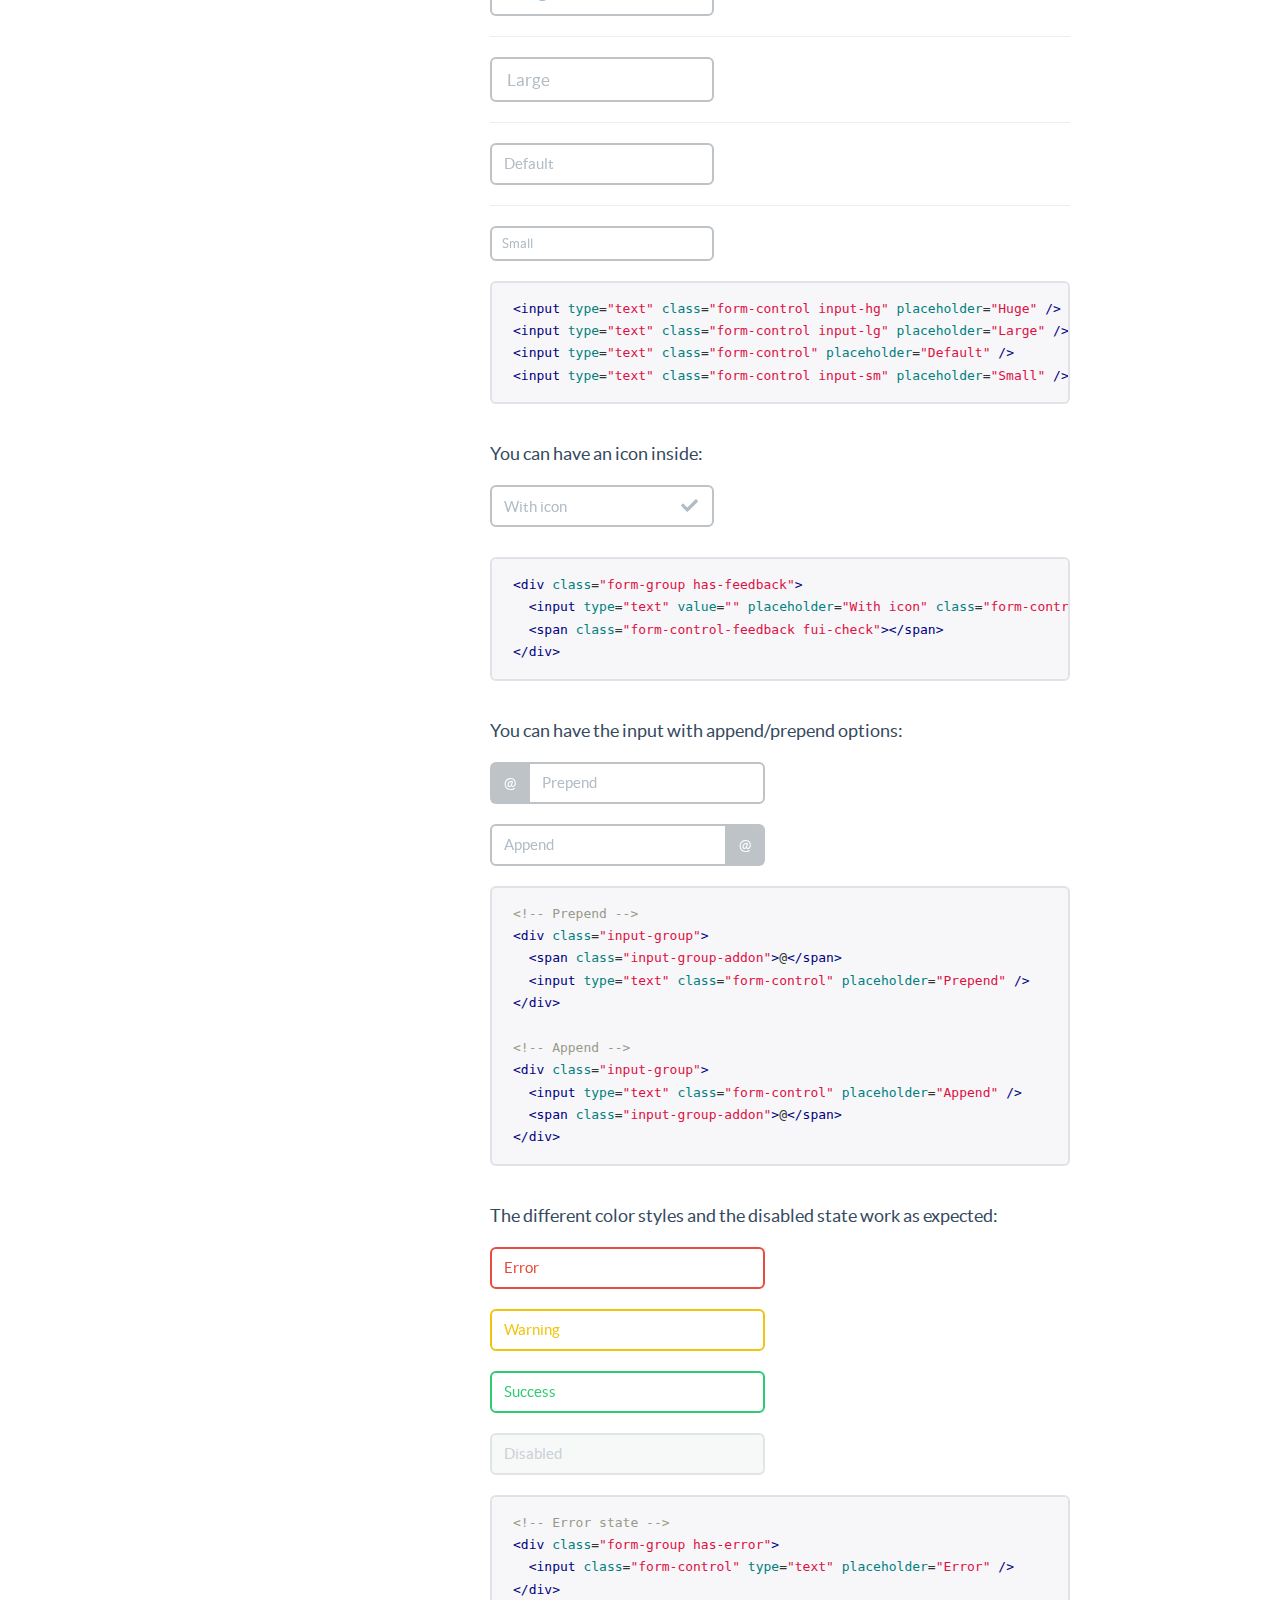
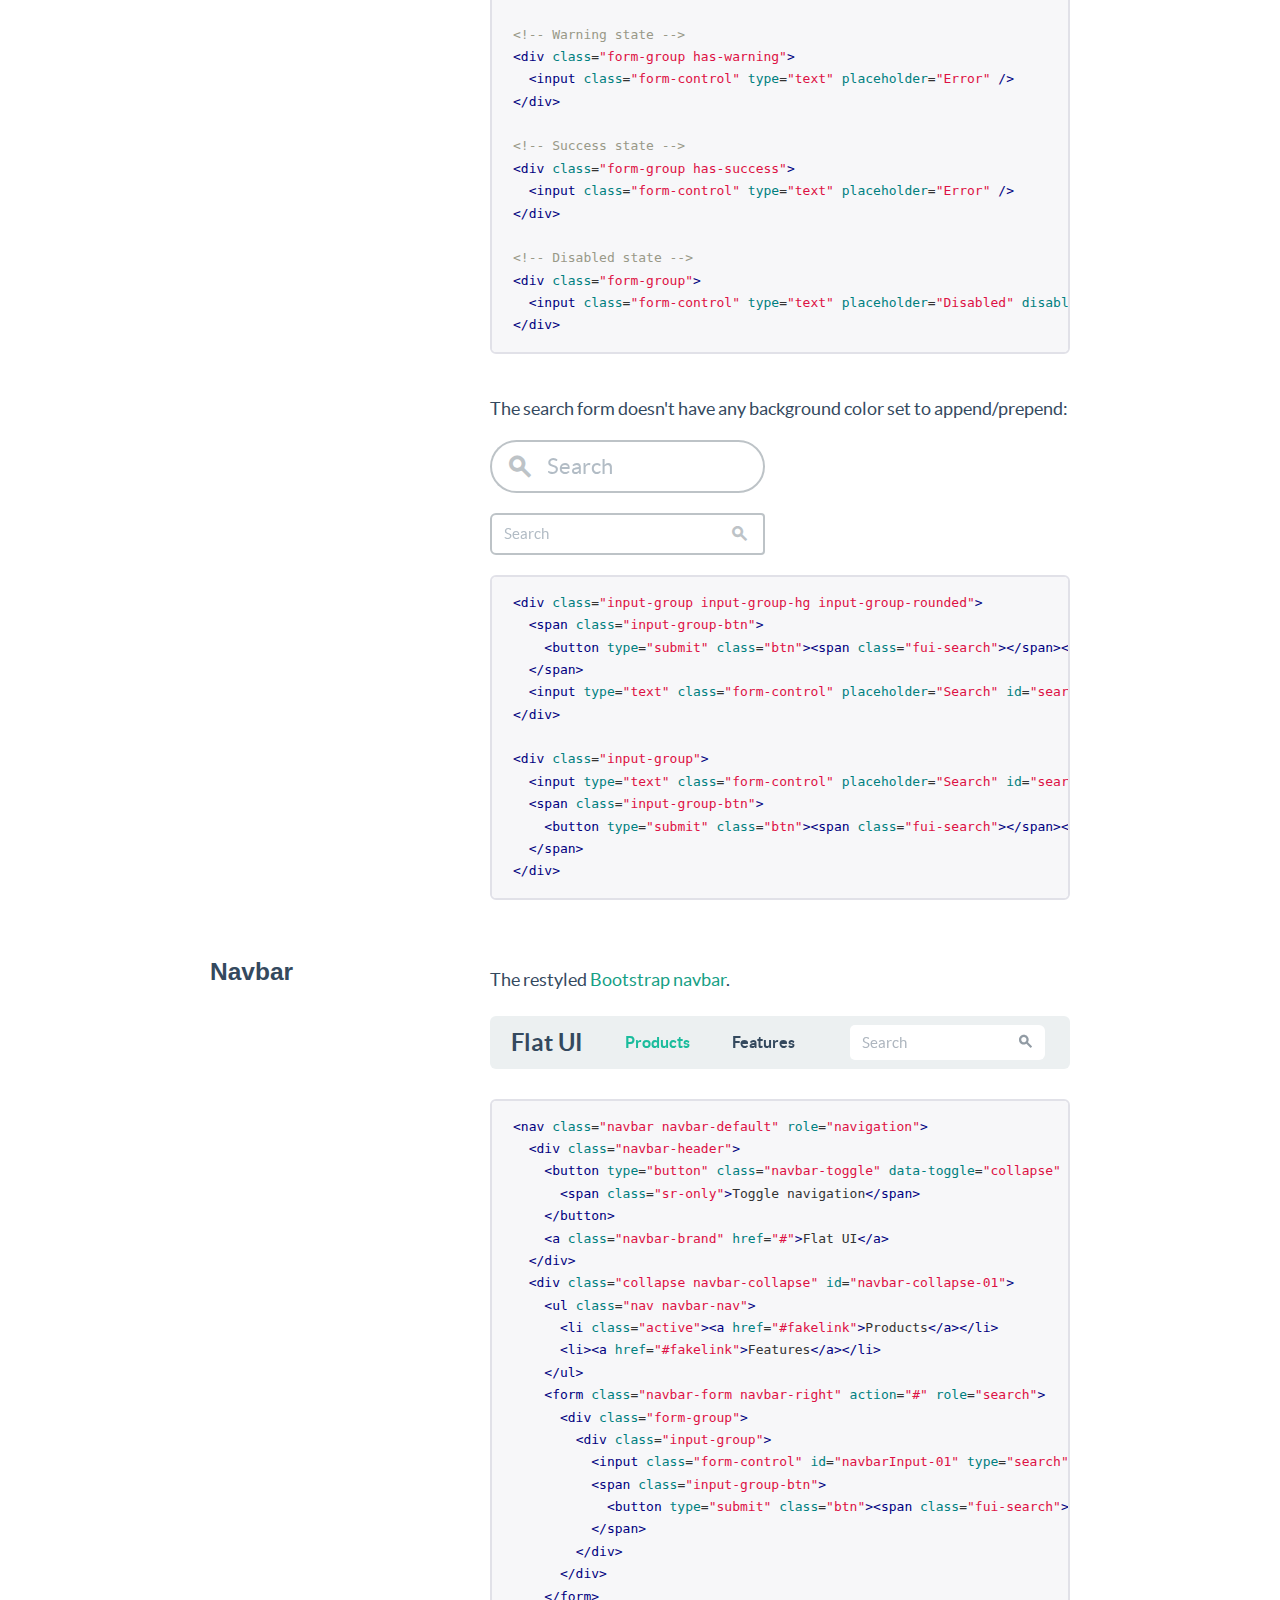
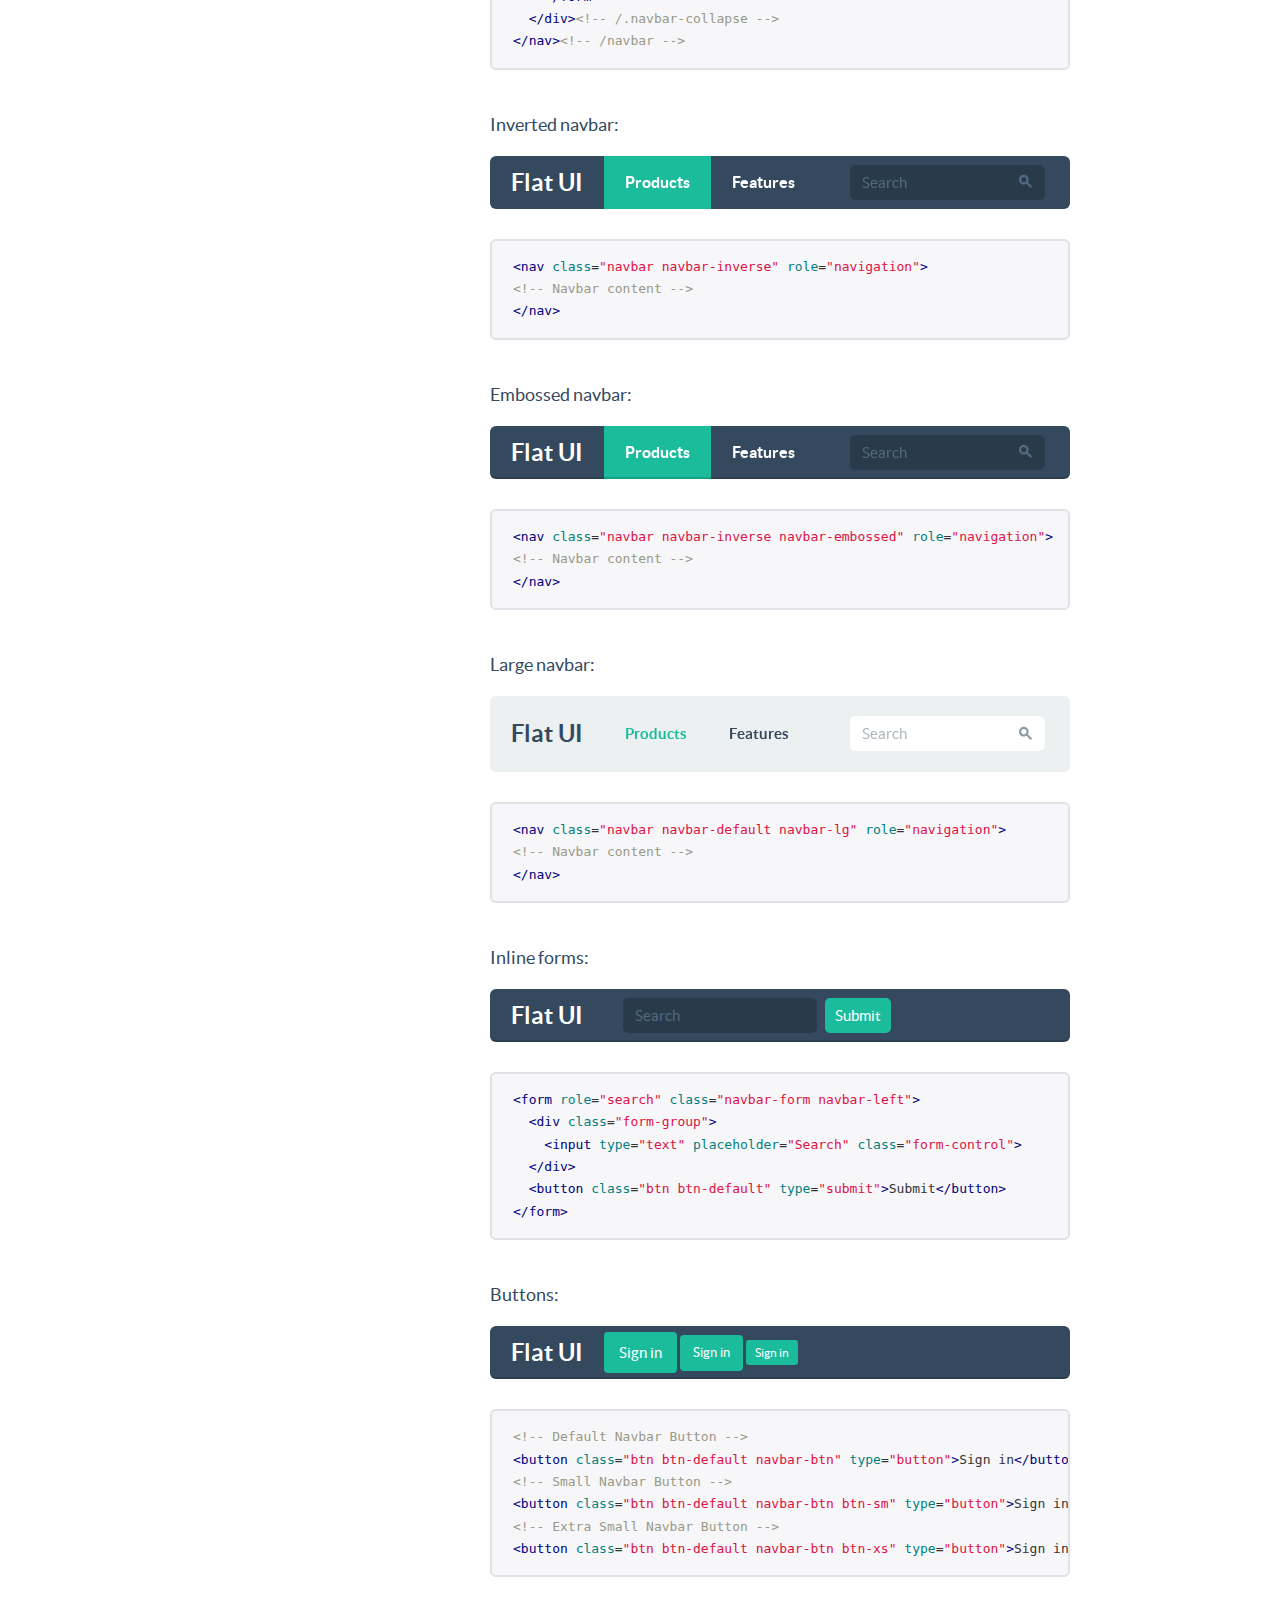
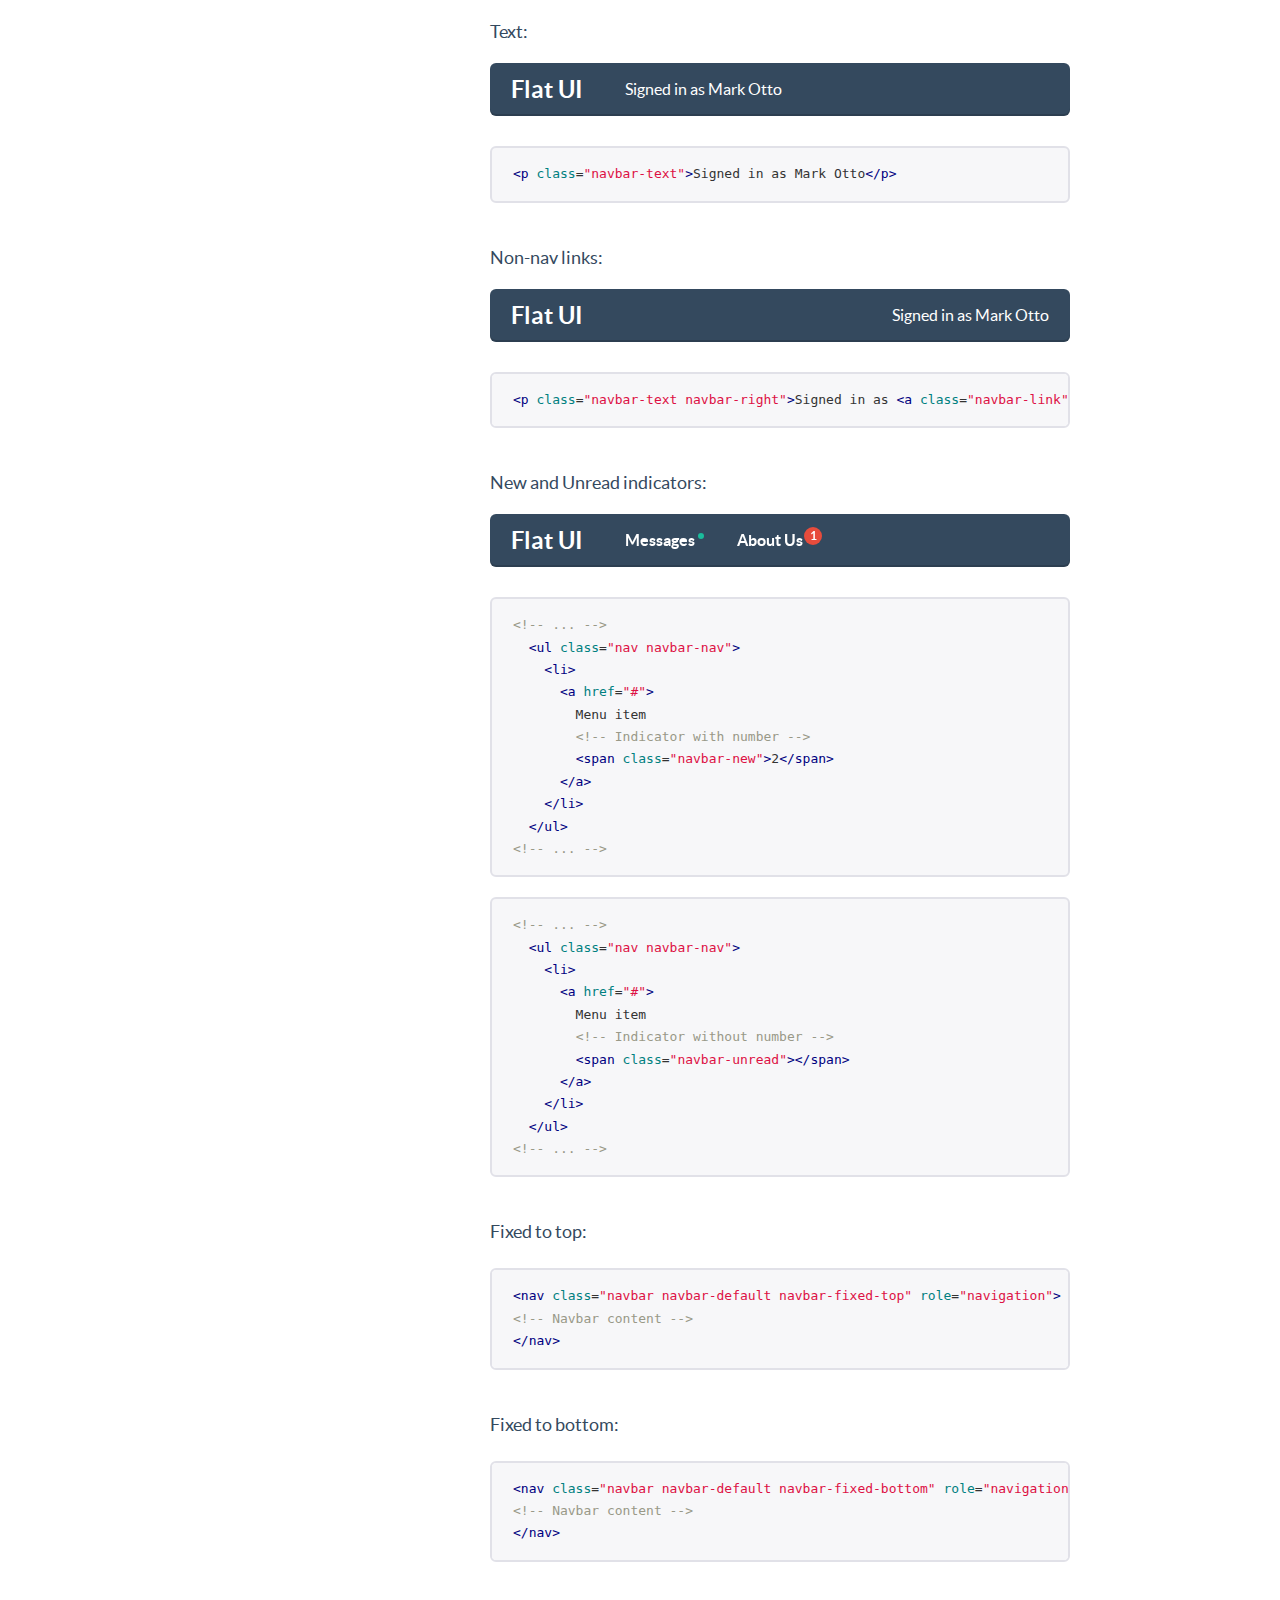
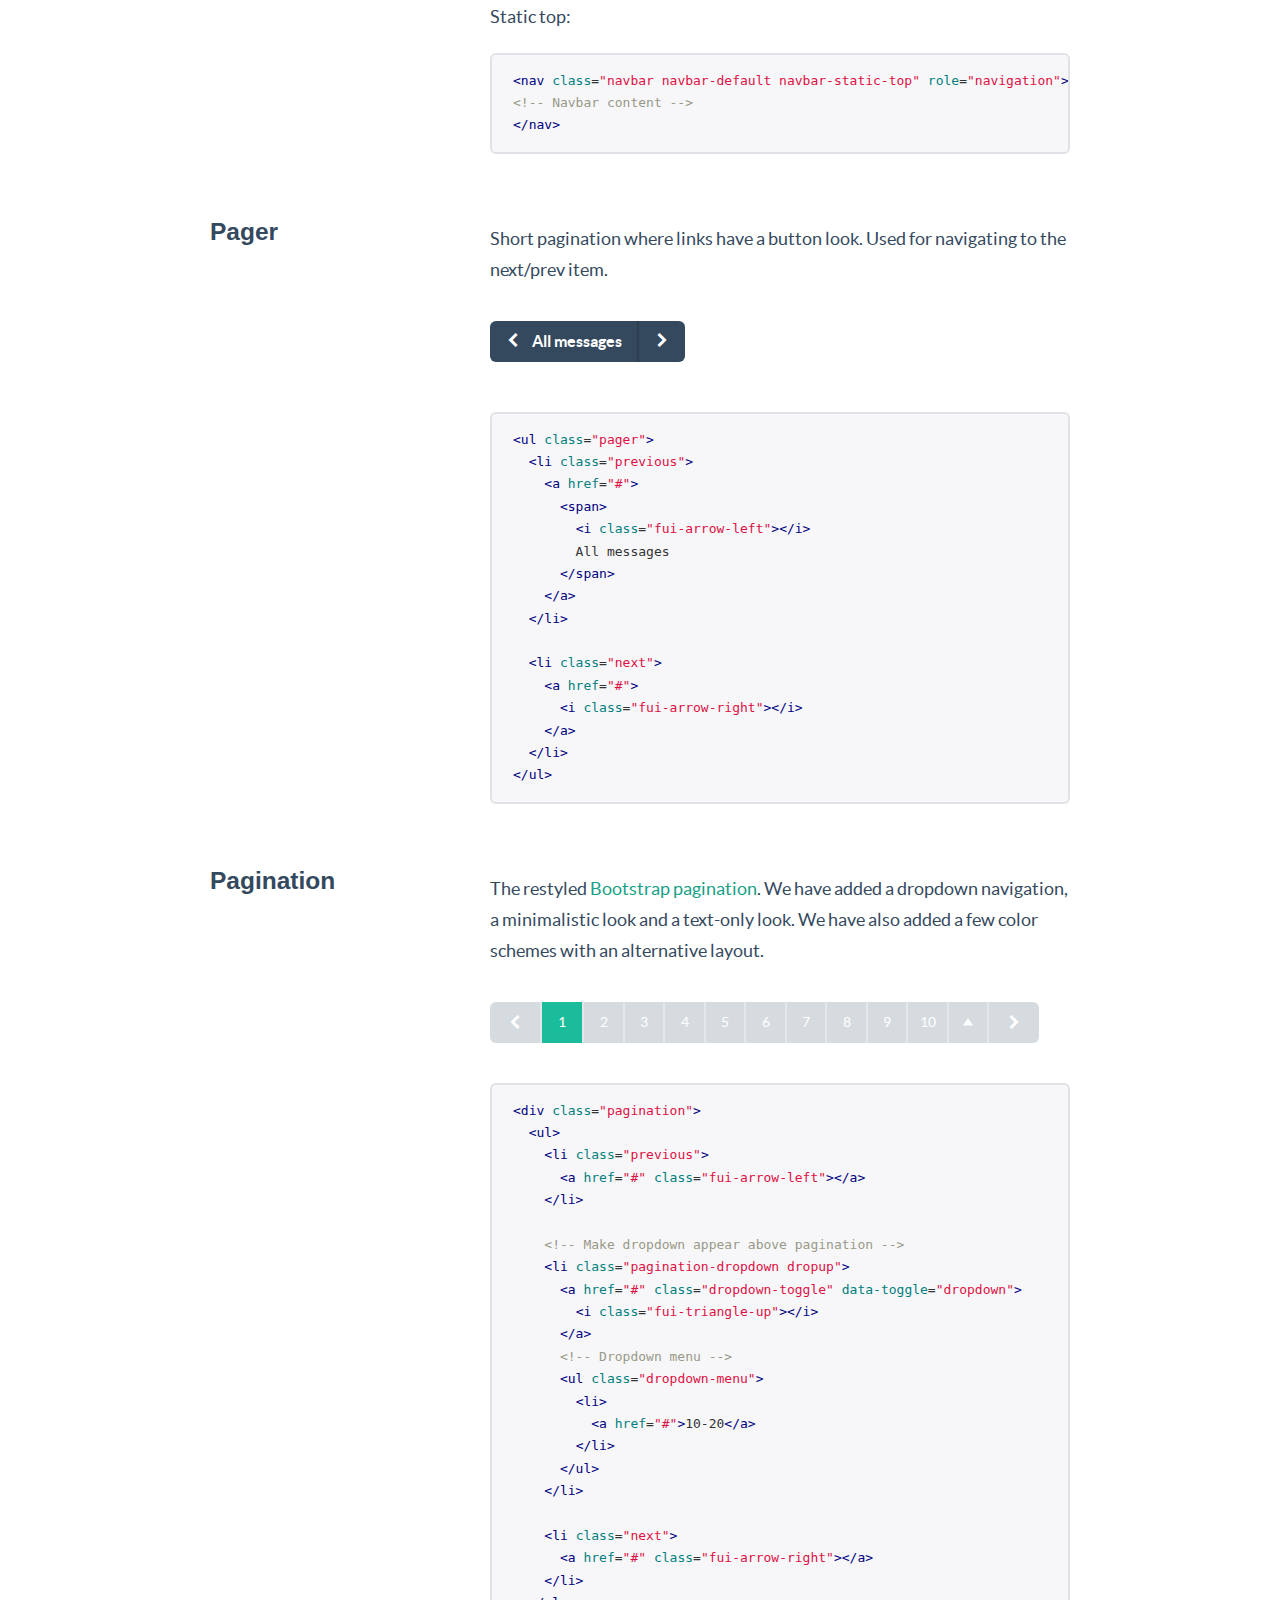
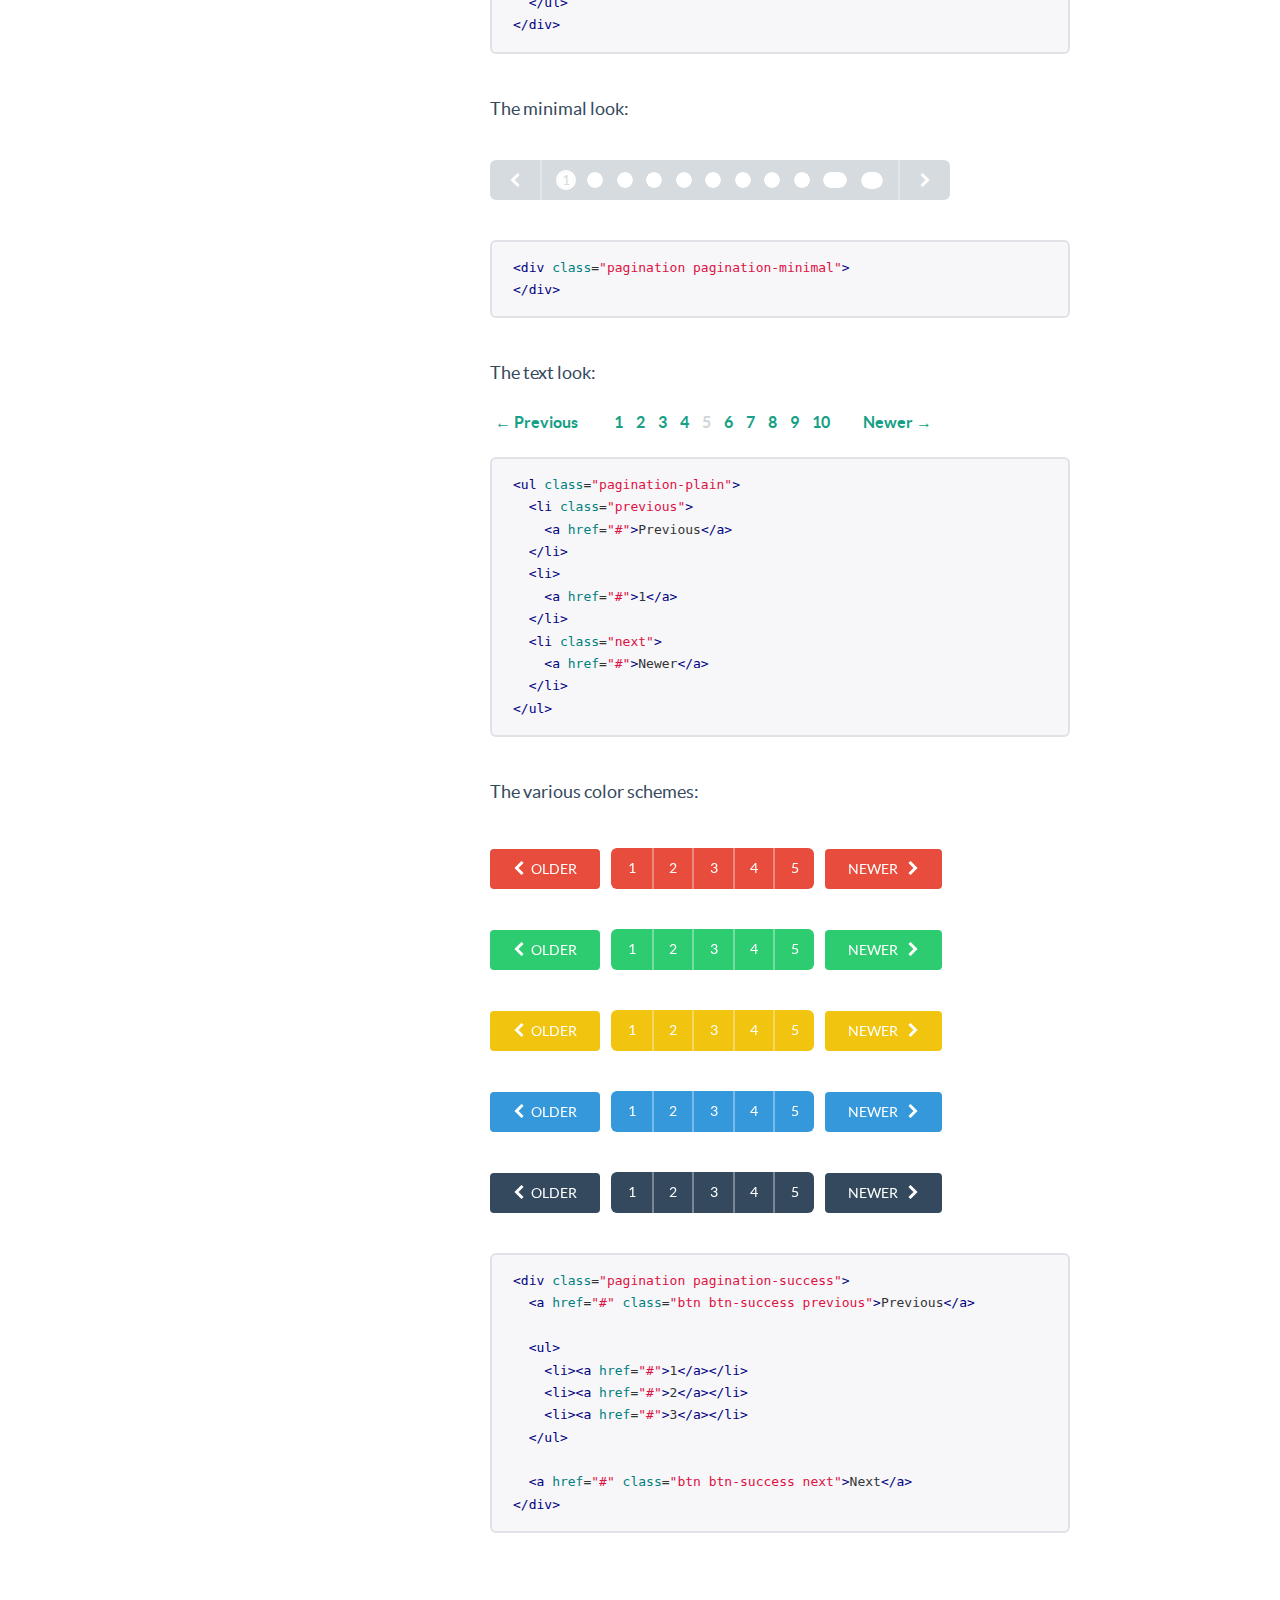
<file: Flat-UI/docs/components.html>
<!DOCTYPE html>
<html lang="en">
  <head>
    <meta charset="utf-8">
    <title>Components &middot; Flat UI Free</title>
    <meta name="viewport" content="width=device-width, initial-scale=1.0">

    <!-- Loading Bootstrap -->
    <link href="../dist/css/vendor/bootstrap.min.css" rel="stylesheet">

    <!-- Loading Flat UI -->
    <link href="../dist/css/flat-ui.min.css" rel="stylesheet">
    <link href="assets/css/docs.css" rel="stylesheet">

    <link rel="shortcut icon" href="../img/favicon.ico">

    <!-- HTML5 shim, for IE6-8 support of HTML5 elements. All other JS at the end of file. -->
    <!--[if lt IE 9]>
      <script src="../dist/js/vendor/html5shiv.js"></script>
      <script src="../dist/js/vendor/respond.min.js"></script>
    <![endif]-->
  </head>
  <body>
    <ul class="demo-sidebar hide-on-tablets">
      <li><a href="#fui-button">Buttons</a></li>
      <li><a href="#fui-checkbox">Checkboxes</a></li>
      <li><a href="#fui-radio">Radio buttons</a></li>
      <li><a href="#fui-dropdown">Dropdown</a></li>
      <li><a href="#fui-input">Input</a></li>
      <li><a href="#fui-navbar">Navbar</a></li>
      <li><a href="#fui-pager">Pager</a></li>
      <li><a href="#fui-pagination">Pagination</a></li>
      <li><a href="#fui-progress">Progress</a></li>
      <li><a href="#fui-select">Select</a></li>
      <li><a href="#fui-switch">Switch</a></li>
      <li><a href="#fui-tagsinput">Tags Input</a></li>
      <li><a href="#fui-tooltip">Tooltip</a></li>
      <li><a href="#fui-slider">Slider</a></li>
      <li><a href="#fui-typeahead">Typeahead</a></li>
      <li><a href="#fui-videoplayer">Video Player</a></li>
    </ul> <!-- /nav -->

		<h1 class="demo-headline">Components</h1>
    <div class="container">
    	<div id="fui-button"></div>

      <div class="demo-row">
        <div class="demo-title">
          <h3>Buttons</h3>
        </div>

        <div class="demo-content">
          <p>
            After restyling the <a href="http://getbootstrap.com/css/#buttons">Bootstrap buttons</a>, we have decided to add a new size: <code>btn-hg</code> which will be used for the main call to action buttons on the page:
          </p>
          <p class="mbl">
            <button class="btn btn-hg btn-primary">Huge Button</button>
          </p>
<pre class="prettyprint">
&lt;button class="btn btn-hg btn-primary"&gt;
  Boss Button
&lt;/button&gt;
</pre>

          <p class="ptl">
            In addition, we have added <code>btn-embossed</code> to make buttons look more realistic, but we still prefer them flat.
          </p>
          <p class="mbl">
            <button class="btn btn-embossed btn-primary">Embossed Button</button>
          </p>
<pre class="prettyprint">
&lt;button class="btn btn-embossed btn-primary"&gt;
  Embossed Button
&lt;/button&gt;
</pre>

          <p class="ptl">
            In some cases buttons need to become wider. Yes, we have taken care of that as well:
          </p>
          <p class="mbl">
            <button class="btn btn-wide btn-primary mrm">Save</button>
            <button class="btn btn-wide btn-default">Cancel</button>
          </p>
<pre class="prettyprint">
&lt;button class="btn btn-default btn-wide"&gt;
  Cancel
&lt;/button&gt;
</pre>

          <p class="ptl">
            Another new thing is <code>btn-tip</code>. Use it when you need to highlight a part of the button text:
          </p>
          <p class="mbl">
            <button class="btn btn-primary">
              Save
              <span class="btn-tip">$300</span>
            </button>
          </p>
<pre class="prettyprint">
&lt;button class="btn btn-primary"&gt;
  Save
  &lt;span class="btn-tip"&gt;$300&lt;/span&gt;
&lt;/button&gt;
</pre>

          <p class="ptl">
            As usual you can set different colors:
          </p>
          <p>
	          <button class="btn btn-default mrs">Default</button>
            <button class="btn btn-primary mrs">Primary</button>
            <button class="btn btn-info mrs">Info</button>
            <button class="btn btn-danger mrs">Danger</button>
          </p>
          <p class="mbl">
            <button class="btn btn-success mrs">Success</button>
            <button class="btn btn-warning mrs">Warning</button>
            <button class="btn btn-inverse mrs">Inverse</button>
          </p>
<pre class="prettyprint">
&lt;button class="btn btn-default"&gt;Default&lt;/button&gt;
&lt;button class="btn btn-primary"&gt;Primary&lt;/button&gt;
&lt;button class="btn btn-info"&gt;Info&lt;/button&gt;
&lt;button class="btn btn-danger"&gt;Danger&lt;/button&gt;
&lt;button class="btn btn-success"&gt;Success&lt;/button&gt;
&lt;button class="btn btn-warning"&gt;Warning&lt;/button&gt;
&lt;button class="btn btn-inverse"&gt;Inverse&lt;/button&gt;
</pre>

          <p>
            Button groups, toolbars, and disabled state also work as expected.
          </p>

          <div id="fui-checkbox"></div>
        </div>
      </div><!-- /.demo-row -->


      <div class="demo-row">
        <div class="demo-title">
          <h3>Checkboxes</h3>
        </div>

        <div class="demo-content">
          <p>
            Using flat style checkboxes requires a JS plugin which creates all the custom markup for us. Let's take a look:
          </p>
          <form action="#">
            <div class="row">
              <div class="col-md-6">
                <label class="checkbox" for="checkbox1">
                  <input type="checkbox" value="" id="checkbox1" data-toggle="checkbox">
                  Checkbox
                </label>
                <label class="checkbox" for="checkbox2">
                  <input type="checkbox" value="" id="checkbox2" checked="checked" data-toggle="checkbox">
                  Checkbox
                </label>
                <label class="checkbox" for="checkbox3">
                  <input type="checkbox" value="" id="checkbox3" data-toggle="checkbox" disabled="">
                  Checkbox
                </label>
                <label class="checkbox" for="checkbox4">
                  <input type="checkbox" value="" id="checkbox4" checked="checked" data-toggle="checkbox" disabled="">
                  Checkbox
                </label>
              </div>
            </div>
          </form>

          <h6 class="ptl">The JS:</h6>
<pre class="prettyprint">
$(':checkbox').radiocheck();
</pre>

          <div class="pvm">
            <h6>Methods:</h6>
          </div>
          <p class="mbl">
            <strong>.radiocheck('toggle')</strong>
            <br/>
            toggles the checkbox state from <span class="text-info">checked</span>
            to <span class="text-info">unchecked</span> and back
          </p>
          <p class="mbl">
            <strong>.radiocheck('check')</strong>
            <br/>
            sets the checkbox state to <span class="text-info">checked</span>
          </p>
          <p class="mbl">
            <strong>.radiocheck('uncheck')</strong>
            <br/>
            sets the checkbox state to <span class="text-info">unchecked</span>
          </p>
          <p class="mbl">
            <strong>.radiocheck('disable')</strong>
            <br/>
            sets the checkbox state to <span class="text-info">disabled</span>
          </p>
          <p class="mbl">
            <strong>.radiocheck('enable')</strong>
            <br/>
            unsets the <span class="text-info">disabled</span> checkbox state
          </p>
          <p class="mbl">
            <strong>.radiocheck('indeterminate')</strong>
            <br/>
            sets the checkbox state to <span class="text-info">indeterminate</span>
          </p>
          <p class="mbl">
            <strong>.radiocheck('determinate')</strong>
            <br/>
            unsets the <span class="text-info">indeterminate</span> checkbox state
          </p>
          <p class="mbl">
            <strong>.radiocheck('destroy')</strong>
            <br/>
            destroying the checkbox cover
          </p>
<pre class="prettyprint">
$(':checkbox').radiocheck('check');
</pre>

          <div class="pbm ptl">
            <h6>Events:</h6>
          </div>
          <p class="mbl">
            <strong>.on('change.radiocheck')</strong>
            <br/>
            Fired when the checkbox state changes between
            <span class="text-info">checked</span> and
            <span class="text-info">unchecked</span>.
          </p>
          <p class="mbl">
            <strong>.on('destroyed.radiocheck')</strong>
            <br/>
            Fired when radiocheck destroys itself.
          </p>
<pre class="prettyprint">
$(':checkbox').on('change.radiocheck', function() {
  // Do something
});
</pre>
          <div id="fui-radio"></div>
        </div> <!-- /.demo-content -->
      </div> <!-- /.demo-row -->


      <div class="demo-row">
        <div class="demo-title">
          <h3>Radio buttons</h3>
        </div>

        <div class="demo-content">
          <p>
            Using flat style radio buttons requires a JS plugin which creates all the custom markup for us. Let's take a look:
          </p>
          <form action="#">
            <div class="row">
              <div class="col-md-6">
                <label class="radio" for="radio1">
                  <input type="radio" name="optionsRadios1" value="" id="radio1" data-toggle="radio">
                  Radio button
                </label>
                <label class="radio" for="radio2">
                  <input type="radio" name="optionsRadios1" value="" id="radio2" data-toggle="radio" checked="checked" >
                  Radio button
                </label>
                <label class="radio" for="radio3">
                  <input type="radio" name="optionsRadios1" value="" id="radio3" data-toggle="radio" disabled="">
                  Radio button
                </label>
                <label class="radio" for="radio4">
                  <input type="radio" name="optionsRadios1" value="" id="radio4" data-toggle="radio" disabled="">
                  Radio button
                </label>
              </div>
            </div>
          </form>

          <h6 class="ptl">The JS:</h6>
<pre class="prettyprint">
$(':radio').radiocheck();
</pre>

          <div class="pvm">
            <h6>Methods:</h6>
          </div>
          <p class="mbl">
            <strong>.radiocheck('toggle')</strong>
            <br/>
            toggles the radio button state from <span class="text-info">checked</span>
            to <span class="text-info">unchecked</span> and back
          </p>
          <p class="mbl">
            <strong>.radiocheck('check')</strong>
            <br/>
            sets the radio button state to <span class="text-info">checked</span>
          </p>
          <p class="mbl">
            <strong>.radiocheck('uncheck')</strong>
            <br/>
            sets the radio button state to <span class="text-info">unchecked</span>
          </p>
          <p class="mbl">
            <strong>.radiocheck('disable')</strong>
            <br/>
            sets the radio button state to <span class="text-info">disabled</span>
          </p>
          <p class="mbl">
            <strong>.radiocheck('enable')</strong>
            <br/>
            unsets the <span class="text-info">disabled</span> checkbox state
          </p>
          <p class="mbl">
            <strong>.radiocheck('indeterminate')</strong>
            <br/>
            sets the radio button state to <span class="text-info">indeterminate</span>
          </p>
          <p class="mbl">
            <strong>.radiocheck('determinate')</strong>
            <br/>
            unsets the <span class="text-info">indeterminate</span> checkbox state
          </p>
          <p class="mbl">
            <strong>.radiocheck('destroy')</strong>
            <br/>
            destroying the radio button cover
          </p>
<pre class="prettyprint">
$(':radio').radiocheck('check');
</pre>

          <div class="pbm ptl">
            <h6>Events:</h6>
          </div>
          <p class="mbl">
            <strong>.on('change.radiocheck')</strong>
            <br/>
            Fired when the radio button state changes.
          </p>
          <p class="mbl">
            <strong>.on('destroyed.radiocheck')</strong>
            <br/>
            Fired when radiocheck destroys cover.
          </p>
<pre class="prettyprint">
$(':radio').on('change.radiocheck', function() {
// Do something
});
</pre>

          <div id="fui-dropdown"></div>
        </div> <!-- /.demo-content -->
      </div> <!-- /.demo-row -->
    </div><!-- /.container -->



    <div class="container">
      <div class="demo-row">
        <div class="demo-title">
          <h3>Dropdown</h3>
        </div>

        <div class="demo-content">
          <p class="mbl">
            The same <a href="http://getbootstrap.com/components/#dropdowns">Bootstrap dropdown</a> is used as part of the <code>select</code>, <code>btn-group</code>, <code>nav-tabs</code> and eventually other components to present information as a menu.
          </p>

          <div class="btn-group mrm">
            <button class="btn btn-default dropdown-toggle" type="button" data-toggle="dropdown">
              Dropdown <span class="caret"></span>
            </button>
            <ul class="dropdown-menu" role="menu">
              <li><a href="#">Action</a></li>
              <li><a href="#">Another action</a></li>
              <li><a href="#">Something else here</a></li>
              <li class="divider"></li>
              <li><a href="#">Separated link</a></li>
            </ul>
          </div>

          <div class="btn-group">
            <button class="btn btn-inverse dropdown-toggle" type="button" data-toggle="dropdown">
              Dropdown <span class="caret"></span>
            </button>
            <ul class="dropdown-menu dropdown-menu-inverse" role="menu">
              <li><a href="#">Action</a></li>
              <li><a href="#">Another action</a></li>
              <li><a href="#">Something else here</a></li>
              <li class="divider"></li>
              <li><a href="#">Separated link</a></li>
            </ul>
          </div>

          <div class="pvl">
<pre class="prettyprint">
&lt;!-- Default skin  --&gt;
&lt;div class="btn-group"&gt;
  &lt;button class="btn btn-default dropdown-toggle" type="button" data-toggle="dropdown"&gt;
    Large button &lt;span class="caret"&gt;&lt;/span&gt;
  &lt;/button&gt;
  &lt;ul class="dropdown-menu" role="menu"&gt;
    &lt;li&gt;&lt;a href="#"&gt;Action&lt;/a&gt;&lt;/li&gt;
    &lt;li&gt;&lt;a href="#"&gt;Another action&lt;/a&gt;&lt;/li&gt;
    &lt;li&gt;&lt;a href="#"&gt;Something else here&lt;/a&gt;&lt;/li&gt;
    &lt;li class="divider"&gt;&lt;/li&gt;
    &lt;li&gt;&lt;a href="#"&gt;Separated link&lt;/a&gt;&lt;/li&gt;
  &lt;/ul&gt;
&lt;/div&gt;

&lt;!-- Inverted skin  --&gt;
&lt;div class="btn-group"&gt;
  &lt;button class="btn btn-inverse dropdown-toggle" type="button" data-toggle="dropdown"&gt;
    Large button &lt;span class="caret"&gt;&lt;/span&gt;
  &lt;/button&gt;
  &lt;ul class="dropdown-menu dropdown-menu-inverse" role="menu"&gt;
    &lt;li&gt;&lt;a href="#"&gt;Action&lt;/a&gt;&lt;/li&gt;
    &lt;li&gt;&lt;a href="#"&gt;Another action&lt;/a&gt;&lt;/li&gt;
    &lt;li&gt;&lt;a href="#"&gt;Something else here&lt;/a&gt;&lt;/li&gt;
    &lt;li class="divider"&gt;&lt;/li&gt;
    &lt;li&gt;&lt;a href="#"&gt;Separated link&lt;/a&gt;&lt;/li&gt;
  &lt;/ul&gt;
&lt;/div&gt;
</pre>
          </div>

          <div id="fui-input"></div>
        </div> <!-- /.demo-content -->
      </div> <!-- /.demo-row -->

      <div class="demo-row">
        <div class="demo-title">
          <h3>Input</h3>
        </div>

        <div class="demo-content">
          <p class="mbl">
            The restyled <a href="http://getbootstrap.com/css/#forms">Bootstrap input</a>.
          </p>

          <div class="row">
            <div class="col-lg-5">
              <input type="text" value="" placeholder="Enter something" class="form-control" />
            </div>
          </div>

<pre class="prettyprint mtl">
&lt;input type="text" placeholder="..." class="form-control" /&gt;
</pre>

          <p class="mbl">Add <code>.flat</code> as an additional class to completely remove the borders:</p>

          <div class="row">
            <div class="col-lg-5">
              <input type="text" value="" placeholder="Enter something" class="form-control flat" />
            </div>
          </div>

<pre class="prettyprint mtl">
&lt;input type="text" placeholder="..." class="form-control flat" /&gt;
</pre>

          <p class="ptl">You can have a few different sizes:</p>
          <div class="row">
            <div class="col-lg-5">
              <input type="text" value="" placeholder="Huge" class="form-control input-hg" />
            </div>
          </div>
          <hr />
          <div class="row">
            <div class="col-lg-5">
              <input type="text" value="" placeholder="Large" class="form-control input-lg" />
            </div>
          </div>
          <hr />
          <div class="row">
            <div class="col-lg-5">
              <input type="text" value="" placeholder="Default" class="form-control" />
            </div>
          </div>
          <hr />
          <div class="row">
            <div class="col-lg-5">
              <input type="text" value="" placeholder="Small" class="form-control input-sm" />
            </div>
          </div>
<pre class="prettyprint mtl">
&lt;input type="text" class="form-control input-hg" placeholder="Huge" /&gt;
&lt;input type="text" class="form-control input-lg" placeholder="Large" /&gt;
&lt;input type="text" class="form-control" placeholder="Default" /&gt;
&lt;input type="text" class="form-control input-sm" placeholder="Small" /&gt;
</pre>

          <p class="ptl">You can have an icon inside:</p>
          <div class="row">
            <div class="col-lg-5">
              <div class="form-group has-feedback">
                <input type="text" value="" placeholder="With icon" class="form-control" />
                <span class="form-control-feedback fui-check"></span>
              </div>
            </div>
          </div>
<pre class="prettyprint mtm">
&lt;div class="form-group has-feedback"&gt;
  &lt;input type="text" value="" placeholder="With icon" class="form-control" /&gt;
  &lt;span class="form-control-feedback fui-check"&gt;&lt;/span&gt;
&lt;/div&gt;
</pre>

          <p class="ptl">You can have the input with append/prepend options:</p>
          <div class="row mbl">
            <div class="col-lg-6">
              <div class="input-group">
                <span class="input-group-addon">@</span>
                <input class="form-control" type="text" placeholder="Prepend" />
              </div>
            </div>
          </div>

          <div class="row mbl">
            <div class="col-lg-6">
              <div class="input-group">
                <input class="form-control" type="text" placeholder="Append" />
                <span class="input-group-addon">@</span>
              </div>
            </div>
          </div>
<pre class="prettyprint mtm">
&lt;!-- Prepend --&gt;
&lt;div class="input-group"&gt;
  &lt;span class="input-group-addon"&gt;@&lt;/span&gt;
  &lt;input type="text" class="form-control" placeholder="Prepend" /&gt;
&lt;/div&gt;

&lt;!-- Append --&gt;
&lt;div class="input-group"&gt;
  &lt;input type="text" class="form-control" placeholder="Append" /&gt;
  &lt;span class="input-group-addon"&gt;@&lt;/span&gt;
&lt;/div&gt;
</pre>

          <div class="ptl">
            <p>
              The different color styles and the disabled state work as expected:
            </p>
            <div class="row">
              <div class="col-lg-6">
                <div class="form-group has-error">
                  <input class="form-control" type="text" placeholder="Error" />
                </div>
              </div>
            </div>
            <div class="row">
              <div class="col-lg-6">
                <div class="form-group has-warning">
                  <input class="form-control" type="text" placeholder="Warning" />
                </div>
              </div>
            </div>
            <div class="row">
              <div class="col-lg-6">
                <div class="form-group has-success">
                  <input class="form-control" type="text" placeholder="Success" />
                </div>
              </div>
            </div>
            <div class="row">
              <div class="col-lg-6">
                <div class="form-group">
                  <input class="form-control" type="text" placeholder="Disabled" disabled />
                </div>
              </div>
            </div>
          </div>

<pre class="prettyprint">
&lt;!-- Error state --&gt;
&lt;div class="form-group has-error"&gt;
  &lt;input class="form-control" type="text" placeholder="Error" /&gt;
&lt;/div&gt;

&lt;!-- Warning state --&gt;
&lt;div class="form-group has-warning"&gt;
  &lt;input class="form-control" type="text" placeholder="Error" /&gt;
&lt;/div&gt;

&lt;!-- Success state --&gt;
&lt;div class="form-group has-success"&gt;
  &lt;input class="form-control" type="text" placeholder="Error" /&gt;
&lt;/div&gt;

&lt;!-- Disabled state --&gt;
&lt;div class="form-group"&gt;
  &lt;input class="form-control" type="text" placeholder="Disabled" disabled /&gt;
&lt;/div&gt;
</pre>

          <p class="ptl mtl">
            The search form doesn't have any background color set to append/prepend:
          </p>
          <div class="row">
            <div class="col-lg-6">
              <div class="form-group">
                <div class="input-group input-group-hg input-group-rounded">
                  <span class="input-group-btn">
                    <button type="submit" class="btn"><span class="fui-search"></span></button>
                  </span>
                  <input type="text" class="form-control" placeholder="Search" id="search-query-2">
                </div>
              </div>
            </div>
          </div>

          <div class="row">
            <div class="col-lg-6">
              <div class="form-group">
                <div class="input-group">
                  <input type="text" class="form-control" placeholder="Search" id="search-query-3">
                  <span class="input-group-btn">
                    <button type="submit" class="btn"><span class="fui-search"></span></button>
                  </span>
                </div>
              </div>
            </div>
          </div>

<pre class="prettyprint">
&lt;div class="input-group input-group-hg input-group-rounded"&gt;
  &lt;span class="input-group-btn"&gt;
    &lt;button type="submit" class="btn"&gt;&lt;span class="fui-search"&gt;&lt;/span&gt;&lt;/button&gt;
  &lt;/span&gt;
  &lt;input type="text" class="form-control" placeholder="Search" id="search-query-2"&gt;
&lt;/div&gt;

&lt;div class="input-group"&gt;
  &lt;input type="text" class="form-control" placeholder="Search" id="search-query-3"&gt;
  &lt;span class="input-group-btn"&gt;
    &lt;button type="submit" class="btn"&gt;&lt;span class="fui-search"&gt;&lt;/span&gt;&lt;/button&gt;
  &lt;/span&gt;
&lt;/div&gt;
</pre>

          <div id="fui-navbar"></div>
        </div> <!-- /.demo-content -->
      </div> <!-- /.demo-row -->

      <div class="demo-row">
        <div class="demo-title">
          <h3>Navbar</h3>
        </div>
        <div class="demo-content">
          <p class="mbl">
            The restyled <a href="http://getbootstrap.com/components/#navbar">Bootstrap navbar</a>.
          </p>

          <nav class="navbar navbar-default" role="navigation">
            <div class="navbar-header">
              <button type="button" class="navbar-toggle" data-toggle="collapse" data-target="#navbar-collapse-01">
                <span class="sr-only">Toggle navigation</span>
              </button>
              <a class="navbar-brand" href="#">Flat UI</a>
            </div>
            <div class="collapse navbar-collapse" id="navbar-collapse-01">
              <ul class="nav navbar-nav">
                <li class="active"><a href="#fakelink">Products</a></li>
                <li><a href="#fakelink">Features</a></li>
               </ul>
              <form class="navbar-form navbar-right" action="#" role="search">
                <div class="form-group">
                  <div class="input-group">
                    <input class="form-control" id="navbarInput-01" type="search" placeholder="Search">
                    <span class="input-group-btn">
                      <button type="submit" class="btn"><span class="fui-search"></span></button>
                    </span>
                  </div>
                </div>
              </form>
            </div><!-- /.navbar-collapse -->
          </nav><!-- /navbar -->

<pre class="prettyprint mvl">
&lt;nav class="navbar navbar-default" role="navigation"&gt;
  &lt;div class="navbar-header"&gt;
    &lt;button type="button" class="navbar-toggle" data-toggle="collapse" data-target="#navbar-collapse-01"&gt;
      &lt;span class="sr-only"&gt;Toggle navigation&lt;/span&gt;
    &lt;/button&gt;
    &lt;a class="navbar-brand" href="#"&gt;Flat UI&lt;/a&gt;
  &lt;/div&gt;
  &lt;div class="collapse navbar-collapse" id="navbar-collapse-01"&gt;
    &lt;ul class="nav navbar-nav"&gt;
      &lt;li class="active"&gt;&lt;a href="#fakelink"&gt;Products&lt;/a&gt;&lt;/li&gt;
      &lt;li&gt;&lt;a href="#fakelink"&gt;Features&lt;/a&gt;&lt;/li&gt;
    &lt;/ul&gt;
    &lt;form class="navbar-form navbar-right" action="#" role="search"&gt;
      &lt;div class="form-group"&gt;
        &lt;div class="input-group"&gt;
          &lt;input class="form-control" id="navbarInput-01" type="search" placeholder="Search"&gt;
          &lt;span class="input-group-btn"&gt;
            &lt;button type="submit" class="btn"&gt;&lt;span class="fui-search"&gt;&lt;/span&gt;&lt;/button&gt;
          &lt;/span&gt;
        &lt;/div&gt;
      &lt;/div&gt;
    &lt;/form&gt;
  &lt;/div>&lt;!-- /.navbar-collapse --&gt;
&lt;/nav>&lt;!-- /navbar --&gt;
</pre>

        <p class="ptl">Inverted navbar:</p>
        <nav class="navbar navbar-inverse" role="navigation">
          <div class="navbar-header">
            <button type="button" class="navbar-toggle" data-toggle="collapse" data-target="#navbar-collapse-02">
              <span class="sr-only">Toggle navigation</span>
            </button>
            <a class="navbar-brand" href="#">Flat UI</a>
          </div>
          <div class="collapse navbar-collapse" id="navbar-collapse-02">
            <ul class="nav navbar-nav">
              <li class="active"><a href="#fakelink">Products</a></li>
              <li><a href="#fakelink">Features</a></li>
             </ul>
            <form class="navbar-form navbar-right" action="#" role="search">
              <div class="form-group">
                <div class="input-group">
                  <input class="form-control" id="navbarInput-02" type="search" placeholder="Search">
                  <span class="input-group-btn">
                    <button type="submit" class="btn"><span class="fui-search"></span></button>
                  </span>
                </div>
              </div>
            </form>
          </div><!-- /.navbar-collapse -->
        </nav><!-- /navbar -->

<pre class="prettyprint mvl">
&lt;nav class="navbar navbar-inverse" role="navigation"&gt;
&lt;!-- Navbar content --&gt;
&lt;/nav&gt;
</pre>


        <p class="ptl">Embossed navbar:</p>
        <nav class="navbar navbar-inverse navbar-embossed" role="navigation">
          <div class="navbar-header">
            <button type="button" class="navbar-toggle" data-toggle="collapse" data-target="#navbar-collapse-03">
              <span class="sr-only">Toggle navigation</span>
            </button>
            <a class="navbar-brand" href="#">Flat UI</a>
          </div>
          <div class="collapse navbar-collapse" id="navbar-collapse-03">
            <ul class="nav navbar-nav">
              <li class="active"><a href="#fakelink">Products</a></li>
              <li><a href="#fakelink">Features</a></li>
             </ul>
            <form class="navbar-form navbar-right" action="#" role="search">
              <div class="form-group">
                <div class="input-group">
                  <input class="form-control" id="navbarInput-03" type="search" placeholder="Search">
                  <span class="input-group-btn">
                    <button type="submit" class="btn"><span class="fui-search"></span></button>
                  </span>
                </div>
              </div>
            </form>
          </div><!-- /.navbar-collapse -->
        </nav><!-- /navbar -->

<pre class="prettyprint mvl">
&lt;nav class="navbar navbar-inverse navbar-embossed" role="navigation"&gt;
&lt;!-- Navbar content --&gt;
&lt;/nav&gt;
</pre>

        <p class="ptl">Large navbar:</p>
        <nav class="navbar navbar-default navbar-lg" role="navigation">
          <div class="navbar-header">
            <button type="button" class="navbar-toggle" data-toggle="collapse" data-target="#navbar-collapse-04">
              <span class="sr-only">Toggle navigation</span>
            </button>
            <a class="navbar-brand" href="#">Flat UI</a>
          </div>
          <div class="collapse navbar-collapse" id="navbar-collapse-04">
            <ul class="nav navbar-nav">
              <li class="active"><a href="#fakelink">Products</a></li>
              <li><a href="#fakelink">Features</a></li>
             </ul>
            <form class="navbar-form navbar-right" action="#" role="search">
              <div class="form-group">
                <div class="input-group">
                  <input class="form-control" id="navbarInput-04" type="search" placeholder="Search">
                  <span class="input-group-btn">
                    <button type="submit" class="btn"><span class="fui-search"></span></button>
                  </span>
                </div>
              </div>
            </form>
          </div><!-- /.navbar-collapse -->
        </nav><!-- /navbar -->

<pre class="prettyprint mvl">
&lt;nav class="navbar navbar-default navbar-lg" role="navigation"&gt;
&lt;!-- Navbar content --&gt;
&lt;/nav&gt;
</pre>

        <p class="ptl">Inline forms:</p>
        <nav role="navigation" class="navbar navbar-inverse navbar-embossed">
          <div class="navbar-header">
            <button data-target="#navbar-collapse-05" data-toggle="collapse" class="navbar-toggle" type="button">
              <span class="sr-only">Toggle navigation</span>
            </button>
            <a href="#" class="navbar-brand">Flat UI</a>
          </div>
          <div id="navbar-collapse-05" class="collapse navbar-collapse">
            <form role="search" class="navbar-form navbar-left">
              <div class="form-group">
                <input type="text" placeholder="Search" class="form-control">
              </div>
              <button class="btn btn-default" type="submit">Submit</button>
            </form>
          </div>
        </nav>

<pre class="prettyprint mvl">
&lt;form role="search" class="navbar-form navbar-left"&gt;
  &lt;div class="form-group"&gt;
    &lt;input type="text" placeholder="Search" class="form-control"&gt;
  &lt;/div&gt;
  &lt;button class="btn btn-default" type="submit"&gt;Submit&lt;/button&gt;
&lt;/form&gt;
</pre>

        <p class="ptl">Buttons:</p>
        <nav role="navigation" class="navbar navbar-inverse navbar-embossed">
          <div class="navbar-header">
            <button data-target="#navbar-collapse-06" data-toggle="collapse" class="navbar-toggle" type="button">
            </button>
            <a href="#" class="navbar-brand">Flat UI</a>
          </div>
          <div id="navbar-collapse-06" class="collapse navbar-collapse">
            <button class="btn btn-default navbar-btn" type="button">Sign in</button>
            <button class="btn btn-default navbar-btn btn-sm" type="button">Sign in</button>
            <button class="btn btn-default navbar-btn btn-xs" type="button">Sign in</button>
          </div>
        </nav>

<pre class="prettyprint mvl">
&lt;!-- Default Navbar Button --&gt;
&lt;button class="btn btn-default navbar-btn" type="button"&gt;Sign in&lt;/button&gt;
&lt;!-- Small Navbar Button --&gt;
&lt;button class="btn btn-default navbar-btn btn-sm" type="button"&gt;Sign in&lt;/button&gt;
&lt;!-- Extra Small Navbar Button --&gt;
&lt;button class="btn btn-default navbar-btn btn-xs" type="button"&gt;Sign in&lt;/button&gt;
</pre>

        <p class="ptl">Text:</p>
        <nav role="navigation" class="navbar navbar-inverse navbar-embossed">
          <div class="navbar-header">
            <button data-target="#navbar-collapse-07" data-toggle="collapse" class="navbar-toggle" type="button">
            </button>
            <a href="#" class="navbar-brand">Flat UI</a>
          </div>
          <div id="navbar-collapse-07" class="collapse navbar-collapse">
            <p class="navbar-text">Signed in as Mark Otto</p>
          </div>
        </nav>

<pre class="prettyprint mvl">
&lt;p class="navbar-text"&gt;Signed in as Mark Otto&lt;/p&gt;
</pre>

        <p class="ptl">Non-nav links:</p>
        <nav role="navigation" class="navbar navbar-inverse navbar-embossed">
          <div class="navbar-header">
            <button data-target="#navbar-collapse-08" data-toggle="collapse" class="navbar-toggle" type="button">
            </button>
            <a href="#" class="navbar-brand">Flat UI</a>
          </div>
          <div id="navbar-collapse-08" class="collapse navbar-collapse">
            <p class="navbar-text navbar-right">Signed in as <a class="navbar-link" href="#">Mark Otto</a></p>
          </div>
        </nav>

<pre class="prettyprint mvl">
&lt;p class="navbar-text navbar-right"&gt;Signed in as &lt;a class="navbar-link" href="#"&gt;Mark Otto&lt;/a&gt;&lt;/p&gt;
</pre>

          <p class="ptl">New and Unread indicators:</p>
          <nav class="navbar navbar-inverse navbar-embossed" role="navigation">
            <div class="navbar-header">
              <button type="button" class="navbar-toggle" data-toggle="collapse" data-target="#navbar-collapse-09">
                <span class="sr-only">Toggle navigation</span>
              </button>
              <a class="navbar-brand" href="#">Flat UI</a>
            </div>

            <div class="collapse navbar-collapse" id="#navbar-collapse-09">
              <ul class="nav navbar-nav">
                <li><a href="#">Messages<span class="navbar-unread">1</span></a></li>
                <li><a href="#">About Us<span class="navbar-new">1</span></a></li>
               </ul>
            </div><!-- /.navbar-collapse -->
          </nav><!-- /navbar -->

<pre class="prettyprint mvl">
&lt;!-- ... --&gt;
  &lt;ul class="nav navbar-nav"&gt;
    &lt;li&gt;
      &lt;a href="#"&gt;
        Menu item
        &lt;!-- Indicator with number --&gt;
        &lt;span class="navbar-new"&gt;2&lt;/span&gt;
      &lt;/a&gt;
    &lt;/li&gt;
  &lt;/ul&gt;
&lt;!-- ... --&gt;
</pre>

<pre class="prettyprint mvl">
&lt;!-- ... --&gt;
  &lt;ul class="nav navbar-nav"&gt;
    &lt;li&gt;
      &lt;a href="#"&gt;
        Menu item
        &lt;!-- Indicator without number --&gt;
        &lt;span class="navbar-unread"&gt;&lt;/span&gt;
      &lt;/a&gt;
    &lt;/li&gt;
  &lt;/ul&gt;
&lt;!-- ... --&gt;
</pre>

          <p class="ptl">Fixed to top:</p>
<pre class="prettyprint mvl">
&lt;nav class="navbar navbar-default navbar-fixed-top" role="navigation"&gt;
&lt;!-- Navbar content --&gt;
&lt;/nav&gt;
</pre>

          <p class="ptl">Fixed to bottom:</p>
<pre class="prettyprint mvl">
&lt;nav class="navbar navbar-default navbar-fixed-bottom" role="navigation"&gt;
&lt;!-- Navbar content --&gt;
&lt;/nav&gt;
</pre>

          <p class="ptl">Static top:</p>
<pre class="prettyprint mvl">
&lt;nav class="navbar navbar-default navbar-static-top" role="navigation"&gt;
&lt;!-- Navbar content --&gt;
&lt;/nav&gt;
</pre>

          <div id="fui-pager"></div>
        </div> <!-- /.demo-content -->
      </div> <!-- /.demo-row -->


      <div class="demo-row">
        <div class="demo-title">
          <h3>Pager</h3>
        </div>
        <div class="demo-content">
          <p>
            Short pagination where links have a button look. Used for navigating to the next/prev item.
          </p>
          <ul class="pager">
            <li class="previous">
              <a href="#fakelink">
                <i class="fui-arrow-left"></i>
                <span>All messages</span>
              </a>
            </li>
            <li class="next">
              <a href="#fakelink">
                <i class="fui-arrow-right"></i>
              </a>
            </li>
          </ul>

<pre class="prettyprint mvl">
&lt;ul class="pager"&gt;
  &lt;li class="previous"&gt;
    &lt;a href="#"&gt;
      &lt;span&gt;
        &lt;i class="fui-arrow-left"&gt;&lt;/i&gt;
        All messages
      &lt;/span&gt;
    &lt;/a&gt;
  &lt;/li&gt;

  &lt;li class="next"&gt;
    &lt;a href="#"&gt;
      &lt;i class="fui-arrow-right"&gt;&lt;/i&gt;
    &lt;/a&gt;
  &lt;/li&gt;
&lt;/ul&gt;
</pre>
          <div id="fui-pagination"></div>
        </div> <!-- /.demo-content -->
      </div> <!-- /.demo-row -->


      <div class="demo-row">
        <div class="demo-title">
          <h3>Pagination</h3>
        </div>
        <div class="demo-content">
          <p>
            The restyled <a href="http://getbootstrap.com/components/#pagination">Bootstrap pagination</a>. We have added a dropdown navigation, a minimalistic look and a text-only look. We have also added a few color schemes with an alternative layout.
          </p>
          <div class="pagination">
            <ul>
              <li class="previous"><a href="#fakelink" class="fui-arrow-left"></a></li>
              <li class="active"><a href="#fakelink">1</a></li>
              <li><a href="#fakelink">2</a></li>
              <li><a href="#fakelink">3</a></li>
              <li><a href="#fakelink">4</a></li>
              <li><a href="#fakelink">5</a></li>
              <li><a href="#fakelink">6</a></li>
              <li><a href="#fakelink">7</a></li>
              <li><a href="#fakelink">8</a></li>
              <li><a href="#fakelink">9</a></li>
              <li><a href="#fakelink">10</a></li>
              <li class="pagination-dropdown dropup">
                <a href="#fakelink" class="dropdown-toggle" data-toggle="dropdown">
                  <i class="fui-triangle-up"></i>
                </a>
                <ul class="dropdown-menu">
                  <li><a href="#fakelink">10–20</a></li>
                  <li><a href="#fakelink">20–30</a></li>
                  <li><a href="#fakelink">40–50</a></li>
                </ul>
              </li>
              <li class="next"><a href="#fakelink" class="fui-arrow-right"></a></li>
            </ul>
          </div>

<pre class="prettyprint mvl">
&lt;div class="pagination"&gt;
  &lt;ul&gt;
    &lt;li class="previous"&gt;
      &lt;a href="#" class="fui-arrow-left"&gt;&lt;/a&gt;
    &lt;/li&gt;

    &lt;!-- Make dropdown appear above pagination --&gt;
    &lt;li class="pagination-dropdown dropup"&gt;
      &lt;a href="#" class="dropdown-toggle" data-toggle="dropdown"&gt;
        &lt;i class="fui-triangle-up"&gt;&lt;/i&gt;
      &lt;/a&gt;
      &lt;!-- Dropdown menu --&gt;
      &lt;ul class="dropdown-menu"&gt;
        &lt;li&gt;
          &lt;a href="#"&gt;10-20&lt;/a&gt;
        &lt;/li&gt;
      &lt;/ul&gt;
    &lt;/li&gt;

    &lt;li class="next"&gt;
      &lt;a href="#" class="fui-arrow-right"&gt;&lt;/a&gt;
    &lt;/li&gt;
  &lt;/ul&gt;
&lt;/div&gt;
</pre>

          <p class="mtl ptl">The minimal look:</p>
          <div class="pagination pagination-minimal">
            <ul>
              <li class="previous"><a href="#fakelink" class="fui-arrow-left"></a></li>
              <li class="active"><a href="#fakelink">1</a></li>
              <li><a href="#fakelink">2</a></li>
              <li><a href="#fakelink">3</a></li>
              <li><a href="#fakelink">4</a></li>
              <li><a href="#fakelink">5</a></li>
              <li><a href="#fakelink">6</a></li>
              <li><a href="#fakelink">7</a></li>
              <li><a href="#fakelink">8</a></li>
              <li><a href="#fakelink">9</a></li>
              <li><a href="#fakelink">10</a></li>
              <li class="pagination-dropdown dropup">
                <a href="#fakelink" class="dropdown-toggle" data-toggle="dropdown">
                  <i class="fui-triangle-up"></i>
                </a>
                <ul class="dropdown-menu">
                  <li><a href="#fakelink">10–20</a></li>
                  <li><a href="#fakelink">20–30</a></li>
                  <li><a href="#fakelink">40–50</a></li>
                </ul>
              </li>
              <li class="next"><a href="#fakelink" class="fui-arrow-right"></a></li>
            </ul>
          </div>

<pre class="prettyprint mvl">
&lt;div class="pagination pagination-minimal"&gt;
&lt;/div&gt;
</pre>

          <p class="mvl ptl">The text look:</p>
          <ul class="pagination-plain">
            <li class="previous"><a href="#fakelink">← Previous</a></li>
            <li><a href="#fakelink">1</a></li>
            <li><a href="#fakelink">2</a></li>
            <li><a href="#fakelink">3</a></li>
            <li><a href="#fakelink">4</a></li>
            <li class="active"><a href="#fakelink">5</a></li>
            <li><a href="#fakelink">6</a></li>
            <li><a href="#fakelink">7</a></li>
            <li><a href="#fakelink">8</a></li>
            <li><a href="#fakelink">9</a></li>
            <li><a href="#fakelink">10</a></li>
            <li class="next"><a href="#fakelink">Newer →</a></li>
          </ul>

<pre class="prettyprint mvl">
&lt;ul class="pagination-plain"&gt;
  &lt;li class="previous"&gt;
    &lt;a href="#"&gt;Previous&lt;/a&gt;
  &lt;/li&gt;
  &lt;li&gt;
    &lt;a href="#"&gt;1&lt;/a&gt;
  &lt;/li&gt;
  &lt;li class="next"&gt;
    &lt;a href="#"&gt;Newer&lt;/a&gt;
  &lt;/li&gt;
&lt;/ul&gt;
</pre>

          <p class="mvl ptl">The various color schemes:</p>
          <div class="pagination pagination-danger">
            <a href="#fakelink" class="btn btn-danger previous">
              <i class="fui-arrow-left"></i>
              OLDER
            </a>
            <ul>
              <li><a href="#fakelink">1</a></li>
              <li><a href="#fakelink">2</a></li>
              <li><a href="#fakelink">3</a></li>
              <li><a href="#fakelink">4</a></li>
              <li><a href="#fakelink">5</a></li>
            </ul>
            <a href="#fakelink" class="btn btn-danger next">
              NEWER
              <i class="fui-arrow-right"></i>
            </a>
          </div> <!-- /pagination -->

          <div class="pagination pagination-success">
            <a href="#fakelink" class="btn btn-success previous">
              <i class="fui-arrow-left"></i>
              OLDER
            </a>
            <ul>
              <li><a href="#fakelink">1</a></li>
              <li><a href="#fakelink">2</a></li>
              <li><a href="#fakelink">3</a></li>
              <li><a href="#fakelink">4</a></li>
              <li><a href="#fakelink">5</a></li>
            </ul>
            <a href="#fakelink" class="btn btn-success next">
              NEWER
              <i class="fui-arrow-right"></i>
            </a>
          </div> <!-- /pagination -->

          <div class="pagination pagination-warning">
            <a href="#fakelink" class="btn btn-warning previous">
              <i class="fui-arrow-left"></i>
              OLDER
            </a>
            <ul>
              <li><a href="#fakelink">1</a></li>
              <li><a href="#fakelink">2</a></li>
              <li><a href="#fakelink">3</a></li>
              <li><a href="#fakelink">4</a></li>
              <li><a href="#fakelink">5</a></li>
            </ul>
            <a href="#fakelink" class="btn btn-warning next">
              NEWER
              <i class="fui-arrow-right"></i>
            </a>
          </div>

          <div class="pagination pagination-info">
            <a href="#fakelink" class="btn btn-info previous">
              <i class="fui-arrow-left"></i>
              OLDER
            </a>
            <ul>
              <li><a href="#fakelink">1</a></li>
              <li><a href="#fakelink">2</a></li>
              <li><a href="#fakelink">3</a></li>
              <li><a href="#fakelink">4</a></li>
              <li><a href="#fakelink">5</a></li>
            </ul>
            <a href="#fakelink" class="btn btn-info next">
              NEWER
              <i class="fui-arrow-right"></i>
            </a>
          </div> <!-- /pagination -->

          <div class="pagination pagination-inverse">
            <a href="#fakelink" class="btn btn-inverse previous">
              <i class="fui-arrow-left"></i>
              OLDER
            </a>
            <ul>
              <li><a href="#fakelink">1</a></li>
              <li><a href="#fakelink">2</a></li>
              <li><a href="#fakelink">3</a></li>
              <li><a href="#fakelink">4</a></li>
              <li><a href="#fakelink">5</a></li>
            </ul>
            <a href="#fakelink" class="btn btn-inverse next">
              NEWER
              <i class="fui-arrow-right"></i>
            </a>
          </div> <!-- /pagination -->

<pre class="prettyprint mvl">
&lt;div class="pagination pagination-success"&gt;
  &lt;a href="#" class="btn btn-success previous"&gt;Previous&lt;/a&gt;

  &lt;ul&gt;
    &lt;li&gt;&lt;a href="#"&gt;1&lt;/a&gt;&lt;/li&gt;
    &lt;li&gt;&lt;a href="#"&gt;2&lt;/a&gt;&lt;/li&gt;
    &lt;li&gt;&lt;a href="#"&gt;3&lt;/a&gt;&lt;/li&gt;
  &lt;/ul&gt;

  &lt;a href="#" class="btn btn-success next"&gt;Next&lt;/a&gt;
&lt;/div&gt;
</pre>

          <div id="fui-progress"></div>
        </div> <!-- /.demo-content -->
      </div> <!-- /.demo-row -->


      <div class="demo-row">
        <div class="demo-title">
          <h3>Progress</h3>
        </div>
        <div class="demo-content">
          <p>
            The restyled <a href="http://getbootstrap.com/components/#progress">Bootstrap progress</a>.
          </p>
          <div class="progress">
            <div class="progress-bar" style="width: 45%;"></div>
          </div>
          <div class="progress">
            <div class="progress-bar" style="width: 40%;"></div>
            <div class="progress-bar progress-bar-warning" style="width: 10%;"></div>
            <div class="progress-bar progress-bar-danger" style="width: 10%;"></div>
            <div class="progress-bar progress-bar-success" style="width: 10%;"></div>
            <div class="progress-bar progress-bar-info" style="width: 10%;"></div>
          </div>

<pre class="prettyprint mvl">
&lt;div class="progress"&gt;
  &lt;div class="progress-bar" style="width: 40%;"&gt;&lt;/div&gt;
  &lt;div class="progress-bar progress-bar-warning" style="width: 10%;"&gt;&lt;/div&gt;
  &lt;div class="progress-bar progress-bar-danger" style="width: 10%;"&gt;&lt;/div&gt;
  &lt;div class="progress-bar progress-bar-success" style="width: 10%;"&gt;&lt;/div&gt;
  &lt;div class="progress-bar progress-bar-info" style="width: 10%;"&gt;&lt;/div&gt;
&lt;/div&gt;
</pre>
          <div id="fui-select"></div>
        </div> <!-- /.demo-content -->
      </div> <!-- /.demo-row -->

      <div class="demo-row">
        <div class="demo-title">
          <h3>Select</h3>
        </div>
        <div class="demo-content">
          <p class="mbl">
            We have made a custom select due to the inability of styling the system one. It is based on the <a href="http://ivaynberg.github.io/select2/">Select2</a> plug-in with the source slightly modified to meet Bootstrap naming convention.
          </p>
          <p class="mbl">
            The component inherits its entire style from the button so you can use all its colors and sizes without any problems. We have also supported the <span class="text-info">multiple</span> select state as well as the <span class="text-info">block</span> mode where it takes all the available space.
          </p>
          <p class="mbl pbl">
            Grids are supported here as&nbsp;well. For more technical details read the <a href="http://ivaynberg.github.io/select2/#documentation">original&nbsp;documentation</a>.
          </p>

          <select class="form-control select select-primary mbl" data-toggle="select">
            <optgroup label="Profile">
              <option value="0">My Profile</option>
              <option value="1">My Friends</option>
            </optgroup>
            <optgroup label="System">
              <option value="2">Messages</option>
              <option value="3">My Settings</option>
              <option value="4">Logout</option>
            </optgroup>
          </select>

          <br>

          <select multiple="multiple" class="form-control multiselect multiselect-info mbl" data-toggle="select">
            <option value="0">1</option>
            <option value="1" selected>2</option>
            <option value="2" selected>3</option>
            <option value="3" selected>4</option>
            <option value="4">5</option>
          </select>

          <p class="mvl">
            You can write the markup as you would normally do, without any difference:
          </p>

<pre class="prettyprint mvl">
&lt;select class="form-control select select-primary select-block mbl"&gt;
  &lt;optgroup label="Profile"&gt;
    &lt;option value="0"&gt;My Profile&lt;/option&gt;
    &lt;option value="1"&gt;My Friends&lt;/option&gt;
  &lt;/optgroup&gt;
  &lt;optgroup label="System"&gt;
    &lt;option value="2"&gt;Messages&lt;/option&gt;
    &lt;option value="3"&gt;My Settings&lt;/option&gt;
    &lt;option value="4"&gt;Logout&lt;/option&gt;
  &lt;/optgroup&gt;
&lt;/select&gt;

&lt;select multiple="multiple" class="form-control multiselect multiselect-info"&gt;
  &lt;option value="0"&gt;1&lt;/option&gt;
  &lt;option value="1" selected&gt;2&lt;/option&gt;
  &lt;option value="2" selected&gt;3&lt;/option&gt;
  &lt;option value="3" selected&gt;4&lt;/option&gt;
  &lt;option value="4"&gt;5&lt;/option&gt;
&lt;/select&gt;
</pre>

          <p class="mvl ptl">
            Then transform all the system selects into custom ones with JS:
          </p>

<pre class="prettyprint mvl">
$("select").select2({dropdownCssClass: 'dropdown-inverse'});

// dropdownCssClass: dropdown class name

// You can always select by any other attribute, not just tag name.
// Also you can leave selectpicker arguments blank to apply defaults.
</pre>
          <div id="fui-switch"></div>
        </div> <!-- /.demo-content -->
      </div> <!-- /.demo-row -->

      <div class="demo-row">
        <div class="demo-title">
          <h3>Switch</h3>
        </div>
        <div class="demo-content">
          <p class="mbl">
            You can use a custom switch instead of a checkbox. It can have 2 styles: <span class="text-info">circle</span> (default) and <span class="text-info">square</span>. Drag functionality is also supported.
          </p>
          <span class="mrl">
            <input type="checkbox" checked data-toggle="switch" id="custom-switch-01" />
          </span>
          <input type="checkbox" data-toggle="switch" name="switch-02"  id="custom-switch-02" />

          <hr/>

          <span class="bootstrap-switch-square mrl">
            <input type="checkbox" data-toggle="switch" data-on-label="<i class='fui-check'></i>" data-off-label="<i class='fui-cross'></i>" name="switch-03" id="custom-switch-03" />
          </span>

          <span class="bootstrap-switch-square">
            <input type="checkbox" checked data-toggle="switch" data-on-label="<i class='fui-check'></i>" data-off-label="<i class='fui-cross'></i>" name="switch-04" id="custom-switch-04" />
          </span>

<pre class="prettyprint mvl">
&lt;!-- Default switch --&gt;
&lt;input type="checkbox" checked data-toggle="switch" name="default-switch" id="switch-01" /&gt;

&lt;!-- Square switch --&gt;
&lt;div class="bootstrap-switch-square"&gt;
  &lt;input type="checkbox" checked data-toggle="switch" name="square-switch" id="switch-02" /&gt;
&lt;/div&gt;
</pre>

          <p class="mbl">The switch can have various color schemes:</p>

          <span class="mrl">
            <input type="checkbox" checked data-toggle="switch" name="switch-05" data-on-color="primary" id="custom-switch-05" />
          </span>

          <span class="mrl">
            <input type="checkbox" checked data-toggle="switch" name="switch-06" data-on-color="info" id="custom-switch-06" />
          </span>

          <span class="mrl">
            <input type="checkbox" checked data-toggle="switch" name="switch-07" data-on-color="success" id="custom-switch-07" />
          </span>

          <span class="mrl">
            <input type="checkbox" checked data-toggle="switch" name="switch-08" data-on-color="warning" id="custom-switch-08" />
          </span>

          <input type="checkbox" checked data-toggle="switch" name="switch-09" data-on-color="danger" id="custom-switch-09" />

<pre class="prettyprint mvl">
&lt;!-- Primary / Default --&gt;
&lt;input type="checkbox" checked data-toggle="switch" name="default-switch-colors" data-on-color="primary" data-off-color="default" id="switch-03" /&gt;

&lt;!-- Info / Default --&gt;
&lt;input type="checkbox" checked data-toggle="switch" name="info-square-switch" data-on-color="info" id="switch-04" /&gt;

&lt;!-- Success / Default --&gt;
&lt;input type="checkbox" checked data-toggle="switch" name="info-square-switch" data-on-color="success" id="switch-05" /&gt;

&lt;!-- Warning / Default --&gt;
&lt;input type="checkbox" checked data-toggle="switch" name="info-square-switch" data-on-color="warning" id="switch-06" /&gt;

&lt;!-- Danger / Default --&gt;
&lt;input type="checkbox" checked data-toggle="switch" name="info-square-switch" data-on-color="danger" id="switch-07" /&gt;
</pre>

          <p class="mbl">You can change the colors programmatically:</p>

<pre class="prettyprint mvl">
$('#change-color-switch').bootstrapSwitch('onColor', 'success');
$('#change-color-switch').bootstrapSwitch('offColor', 'danger');
</pre>

          <p class="mbl">Disabled state:</p>

          <span class="mrl">
            <input type="checkbox" checked data-toggle="switch" name="switch-10" disabled id="custom-switch-10" />
          </span>

<pre class="prettyprint mvl">
&lt;input type="checkbox" checked disabled data-toggle="switch" name="custom-switch-disabled" id="switch-08" /&gt;
&lt;input type="checkbox" checked readonly data-toggle="switch" name="custom-switch-readonly" id="switch-09" /&gt;
</pre>

          <p class="mbl">API for managing the state:</p>

<pre class="prettyprint mvl">
$('#disable-switch').bootstrapSwitch('disabled'); // getter
$('#disable-switch').bootstrapSwitch('toggleDisabled'); // toggle readonly state
$('#disable-switch').bootstrapSwitch('disabled', true);  // setter, true || false

$('#readonly-switch').bootstrapSwitch('readonly'); // getter
$('#readonly-switch').bootstrapSwitch('toggleReadonly'); // toggle readonly state
$('#readonly-switch').bootstrapSwitch('readonly', true);  // setter, true || false
</pre>

          <p class="mbl">You can change the handler text:</p>

          <input type="checkbox" checked data-toggle="switch" name="switch-12" data-on-text="Ag" data-off-text="Au" id="custom-switch-12" />

<pre class="prettyprint mvl">
&lt;input type="checkbox" checked data-toggle="switch" name="custom-switch-text" data-on-text="Ag" data-off-text="Au" id="switch-10" /&gt;
</pre>

          <p class="mbl">You can do this programmaticaly as well:</p>

<pre class="prettyprint mvl">
$('#label-switch').bootstrapSwitch('onText', 'Au');
$('#label-switch').bootstrapSwitch('offText', 'Ag');
</pre>

          <p class="mbl">Use icons insted of text on handlers:</p>

          <div class="bootstrap-switch-square">
            <input type="checkbox" checked data-toggle="switch" name="switch-13" data-on-text="<i class='fui-check'></i>" data-off-text="<i class='fui-cross'></i>" id="custom-switch-13" />
          </div>

<pre class="prettyprint mvl">
&lt;!-- Square switch with customized icons --&gt;
&lt;div class="bootstrap-switch-square"&gt;
  &lt;input type="checkbox" data-on-text="&lt;i class=&#039;fui-check&#039;&gt;&lt;/i&gt;" data-off-text="&lt;i class=&#039;fui-cross&#039;&gt;&lt;/i&gt;" name="custom-square-switch-icons" id="switch-11" /&gt;
&lt;/div&gt;
</pre>

          <p class="mbl">For more technical details read the <a href="http://bootstrap-switch.org">original documentation</a>.</p>

          <p class="mbl pbl"><strong>Note:</strong> <span class="text-info">Label text</span> and <span class="text-info">switch sizing</span> are not supported.</p>

          <div id="fui-tagsinput"></div>
        </div> <!-- /.demo-content -->
      </div> <!-- /.demo-row -->

      <div class="demo-row">
        <div class="demo-title">
          <h3>Tags input</h3>
        </div>
        <div class="demo-content">
          <p class="mbl">
            Used for managing multiple tags with the ability to add a new one and to remove or validate an existing one. It is available in 2 color schemes: grey (default) and primary.
          </p>
          <p class="mbl pbl">
            This component is based on <a href="http://timschlechter.github.io/bootstrap-tagsinput/examples/bootstrap3/">Bootstrap Tags Input</a>.
          </p>

          <input name="tagsinput-01" class="tagsinput" data-role="tagsinput" value="Clean, Fresh, Modern, Unique" />
          <div class="tagsinput-primary">
            <input name="tagsinput-02" class="tagsinput" data-role="tagsinput" value="School, Teacher, Colleague" />
          </div>

          <p class="ptl">The markup:</p>

<pre class="prettyprint mvl">
&lt;!-- Default tags input --&gt;
&lt;input name="tagsinput" class="tagsinput" data-role="tagsinput" value="Clean, Fresh, Modern, Unique" /&gt;

&lt;!-- Primary tags input --&gt;
&lt;div class="tagsinput-primary"&gt;
&lt;input name="tagsinput" class="tagsinput" data-role="tagsinput" value="School, Teacher, Colleague" /&gt;
&lt;/div&gt;
</pre>

          <p class="mbl">
            Use data attribute <code>data-role="tagsinput"</code> on input to initialize the plugin.
          </p>

<pre class="prettyprint mvl">
&lt;input name="tagsinput" class="tagsinput" data-role="tagsinput" value="Clean, Fresh, Modern, Unique" /&gt;
</pre>

          <p class="mbl">You can also do this using JavaScript:</p>

<pre class="prettyprint mvl">
$(".tagsinput").tagsinput();
</pre>

          <p class="mbl pbl">For more technical details read the <a href="http://timschlechter.github.io/bootstrap-tagsinput/examples/bootstrap3/">official plugin&nbsp;documentation</a>.</p>

          <div id="fui-tooltip"></div>
        </div> <!-- /.demo-content -->
      </div> <!-- /.demo-row -->

			<div id="fui-tooltip" class="pbl"></div>

      <div class="demo-row">
        <div class="demo-title">
          <h3>Tooltip</h3>
        </div>
        <div class="demo-content">
          <p class="mbl">
            Restyled <a href="http://getbootstrap.com/javascript/#tooltips">Bootstrap tooltip</a>.
          </p>

          <div style="width: 40%; padding-left: 10px; height: 60px;">
            <div class="demo-tooltips">
              <p data-toggle="tooltip" title="Here is a sample of a long dark tooltip. Hell yeah."></p>
            </div>
          </div> <!-- /tooltips -->

<pre class="prettyprint mvl">
&lt;p data-toggle="tooltip" title="Tooltip copy"&gt;&lt;/p&gt;
</pre>

          <div id="fui-slider"></div>
        </div> <!-- /.demo-content -->
      </div> <!-- /.demo-row -->

      <div class="demo-row">
        <div class="demo-title">
          <h3>Slider</h3>
        </div>
        <div class="demo-content">
          <p class="mbl">
            The restyled <a href="http://jqueryui.com/slider">jQuery UI slider</a> with added slider segments.
          </p>

          <div id="slider"></div>

          <p class="ptl">The markup:</p>

<pre class="prettyprint mvl">
&lt;div id="slider"&gt;&lt;/div&gt;
</pre>

          <p class="ptl">The JS:</p>

<pre class="prettyprint mvl">
var $slider = $("#slider");
if ($slider.length > 0) {
  $slider.slider({
    min: 1,
    max: 5,
    value: 3,
    orientation: "horizontal",
    range: "min"
  }).addSliderSegments($slider.slider("option").max);
}
</pre>

          <p class="pvl">How does <span class="text-info">addSliderSegments()</span> work?</p>
          <p>This is an extended jQuery method placed in the <code>application.js</code> file. It calculates how many segments to append to the slider by looking at a <span class="text-info">slider("option").max</span> which shows a maximum slider value.</p>

<pre class="prettyprint mvl">
// Add segments to a slider
$.fn.addSliderSegments = function (amount, orientation) {
  return this.each(function () {
    if (orientation == "vertical") {
      var output = ''
        , i;
      for (i = 1; i &lt;= amount - 2; i++) {
        output += '&lt;div class="ui-slider-segment" style="top:' + 100 / (amount - 1) * i + '%;"&gt;&lt;/div&gt;';
      };
      $(this).prepend(output);
    } else {
      var segmentGap = 100 / (amount - 1) + "%"
        , segment = '&lt;div class="ui-slider-segment" style="margin-left: ' + segmentGap + ';"&gt;&lt;/div&gt;';
      $(this).prepend(segment.repeat(amount - 2));
    }
  });
};
</pre>

          <p class="pvl">Vertical slider:</p>

          <div class="pbl">
            <div id="vertical-slider" style="height: 200px;"></div>
          </div>

          <p class="ptl">The markup:</p>

<pre class="prettyprint mvl">
&lt;div id="vertical-slider" style="height: 200px;"&gt;&lt;/div&gt;
</pre>

          <p class="ptl">The JS:</p>

<pre class="prettyprint mvl">
var $verticalSlider = $("#vertical-slider");
if ($verticalSlider.length) {
  $verticalSlider.slider({
    min: 1,
    max: 5,
    value: 3,
    orientation: "vertical",
    range: "min"
  }).addSliderSegments($verticalSlider.slider("option").max, "vertical");
}
</pre>
<p class="pvl">Custom slider values:</p>

          <div class="pbl">
            <div id="slider3">
              <span class="ui-slider-value first"></span>
              <span class="ui-slider-value last"></span>
            </div>
          </div>

          <p class="ptl">The markup:</p>

<pre class="prettyprint mvl">
&lt;div id="slider3"&gt;
  &lt;span class="ui-slider-value first"&gt;&lt;/span&gt;
  &lt;span class="ui-slider-value last"&gt;&lt;/span&gt;
&lt;/div&gt;
</pre>

          <p class="ptl">The JS:</p>

<pre class="prettyprint mvl">
var $slider3 = $("#slider3")
  , slider3ValueMultiplier = 100
  , slider3Options;

if ($slider3.length > 0) {
  $slider3.slider({
    min: 1,
    max: 5,
    values: [3, 4],
    orientation: "horizontal",
    range: true,
    slide: function(event, ui) {
      $slider3.find(".ui-slider-value:first")
        .text("$" + ui.values[0] * slider3ValueMultiplier)
        .end()
        .find(".ui-slider-value:last")
        .text("$" + ui.values[1] * slider3ValueMultiplier);
    }
  });

  slider3Options = $slider3.slider("option");
  $slider3.addSliderSegments(slider3Options.max)
    .find(".ui-slider-value:first")
    .text("$" + slider3Options.values[0] * slider3ValueMultiplier)
    .end()
    .find(".ui-slider-value:last")
    .text("$" + slider3Options.values[1] * slider3ValueMultiplier);
}
</pre>
          <div id="fui-typeahead"></div>
        </div> <!-- /.demo-content -->
      </div> <!-- /.demo-row -->

      <div class="demo-row">
        <div class="demo-title">
          <h3>Typeahead</h3>
        </div>
        <div class="demo-content">
          <p class="mbl">
            The restyled <a href="http://twitter.github.io/typeahead.js">Twitter Typeahead</a>.
          </p>

          <p class="ptl">Example:</p>

          <div class="form-group">
            <input class="form-control" type="text" id="typeahead-demo-01" />
          </div>

          <p class="ptl">To launch Typeahead you need to include the following scripts:</p><br>
          <ul>
            <li><code>typeahead.jquery.js</code> &mdash; UI view</li>
            <li><code>bloodhound.js</code> &mdash; suggestion engine</li>
          </ul>
          <p>You may include these files separeately, or you can include the only <code>typeahead.bundle.js</code>(which contains both <code>bloodhound.js</code> and <code>typeahead.jquery.js</code>)</p>

          <p class="ptl">The markup:</p>

<pre class="prettyprint mvl">
&lt;div class="form-group"&gt;
  &lt;input class="form-control" type="text" id="typeahead-demo-01" /&gt;
&lt;/div&gt;
</pre>

          <p class="ptl">The JS:</p>
<pre class="prettyprint mvl">
var states = new Bloodhound({
  datumTokenizer: function(d) { return Bloodhound.tokenizers.whitespace(d.word); },
  queryTokenizer: Bloodhound.tokenizers.whitespace,
  limit: 4,
  local: [
    { word: "Alabama" },
    { word: "Alaska" },
    { word: "Arizona" },
    { word: "Arkansas" },
    { word: "California" },
    { word: "Colorado" }
  ]
});

states.initialize();

$('#typeahead-demo-01').typeahead(null, {
  name: 'states',
  displayKey: 'word',
  source: states.ttAdapter()
});
</pre>

          <p class="ptl">Useful Resources: <a href="http://twitter.github.io/typeahead.js/examples/">Examples</a>, <a href="https://github.com/twitter/typeahead.js/blob/master/doc/jquery_typeahead.md">Typeahead docs</a>, <a href="https://github.com/twitter/typeahead.js/blob/master/doc/bloodhound.md">Bloodhound docs</a>.</p>

          <div id="fui-videoplayer"></div>
        </div> <!-- /.demo-content -->
      </div> <!-- /.demo-row -->

      <div class="demo-row">
        <div class="demo-title">
          <h3>Video player</h3>
        </div>
        <div class="demo-content">
          <p class="mbl">
            The restyled <a href="http://www.videojs.com/">Video.js HTML5 video player</a>.
          </p>

          <p class="ptl">Example:</p>

          <video class="video-js" preload="auto" poster="assets/img/video/poster.jpg" data-setup="{}">
            <source src="http://iurevych.github.com/Flat-UI-videos/big_buck_bunny.mp4" type="video/mp4">
            <source src="http://iurevych.github.com/Flat-UI-videos/big_buck_bunny.webm" type="video/webm">
          </video>

          <p class="ptl">The markup:</p>

<pre class="prettyprint mvl">
&lt;video class="video-js" preload="auto" poster="assets/img/video/poster.jpg" data-setup="{}"&gt;
  &lt;source src="http://iurevych.github.com/Flat-UI-videos/big_buck_bunny.mp4" type="video/mp4"&gt;
  &lt;source src="http://iurevych.github.com/Flat-UI-videos/big_buck_bunny.webm" type="video/webm"&gt;
&lt;/video&gt;
</pre>

          <p class="ptl">To have a working video player you need to include the JS file <code>video-js.js</code> and SWF file <code>video-js.swf</code>. You can do it in 2 ways:</p>

          <p class="ptl">Include a CDN version in your page(swf file will be downloaded automaticaly from CDN):</p>

<pre class="prettyprint mvl">
&lt;script src="//vjs.zencdn.net/4.7/video.js"&gt;&lt;/script&gt;
</pre>

          <p class="ptl">Include a self hosted version of <code>flat-ui.js</code> and seth path to SWF file:</p>

<pre class="prettyprint mvl">
&lt;script src="//example.com/path/to/flat-ui.js">&lt;/script&gt;
&lt;script&gt;
  videojs.options.flash.swf = "http://example.com/path/to/video-js.swf"
&lt;/script&gt;
</pre>

          <p class="ptl">The file <code>video-js.swf</code> can be found in <code>../dist/js/vendor/</code> folder</p>


        <p class="ptl">Useful Resources: <a href="https://github.com/videojs/video.js/blob/stable/index.md">Video.js docs</a></p>

        </div> <!-- /.demo-content -->
      </div> <!-- /.demo-row -->

    </div><!-- /.container -->

    <script src="../dist/js/vendor/jquery.min.js"></script>
    <script src="../dist/js/vendor/video.js"></script>
    <script src="../dist/js/flat-ui.min.js"></script>

    <script src="assets/js/prettify.js"></script>
    <script src="assets/js/application.js"></script>

    <script>
      videojs.options.flash.swf = "../dist/js/vendors/video-js.swf"
    </script>
  </body>
</html>
</file>
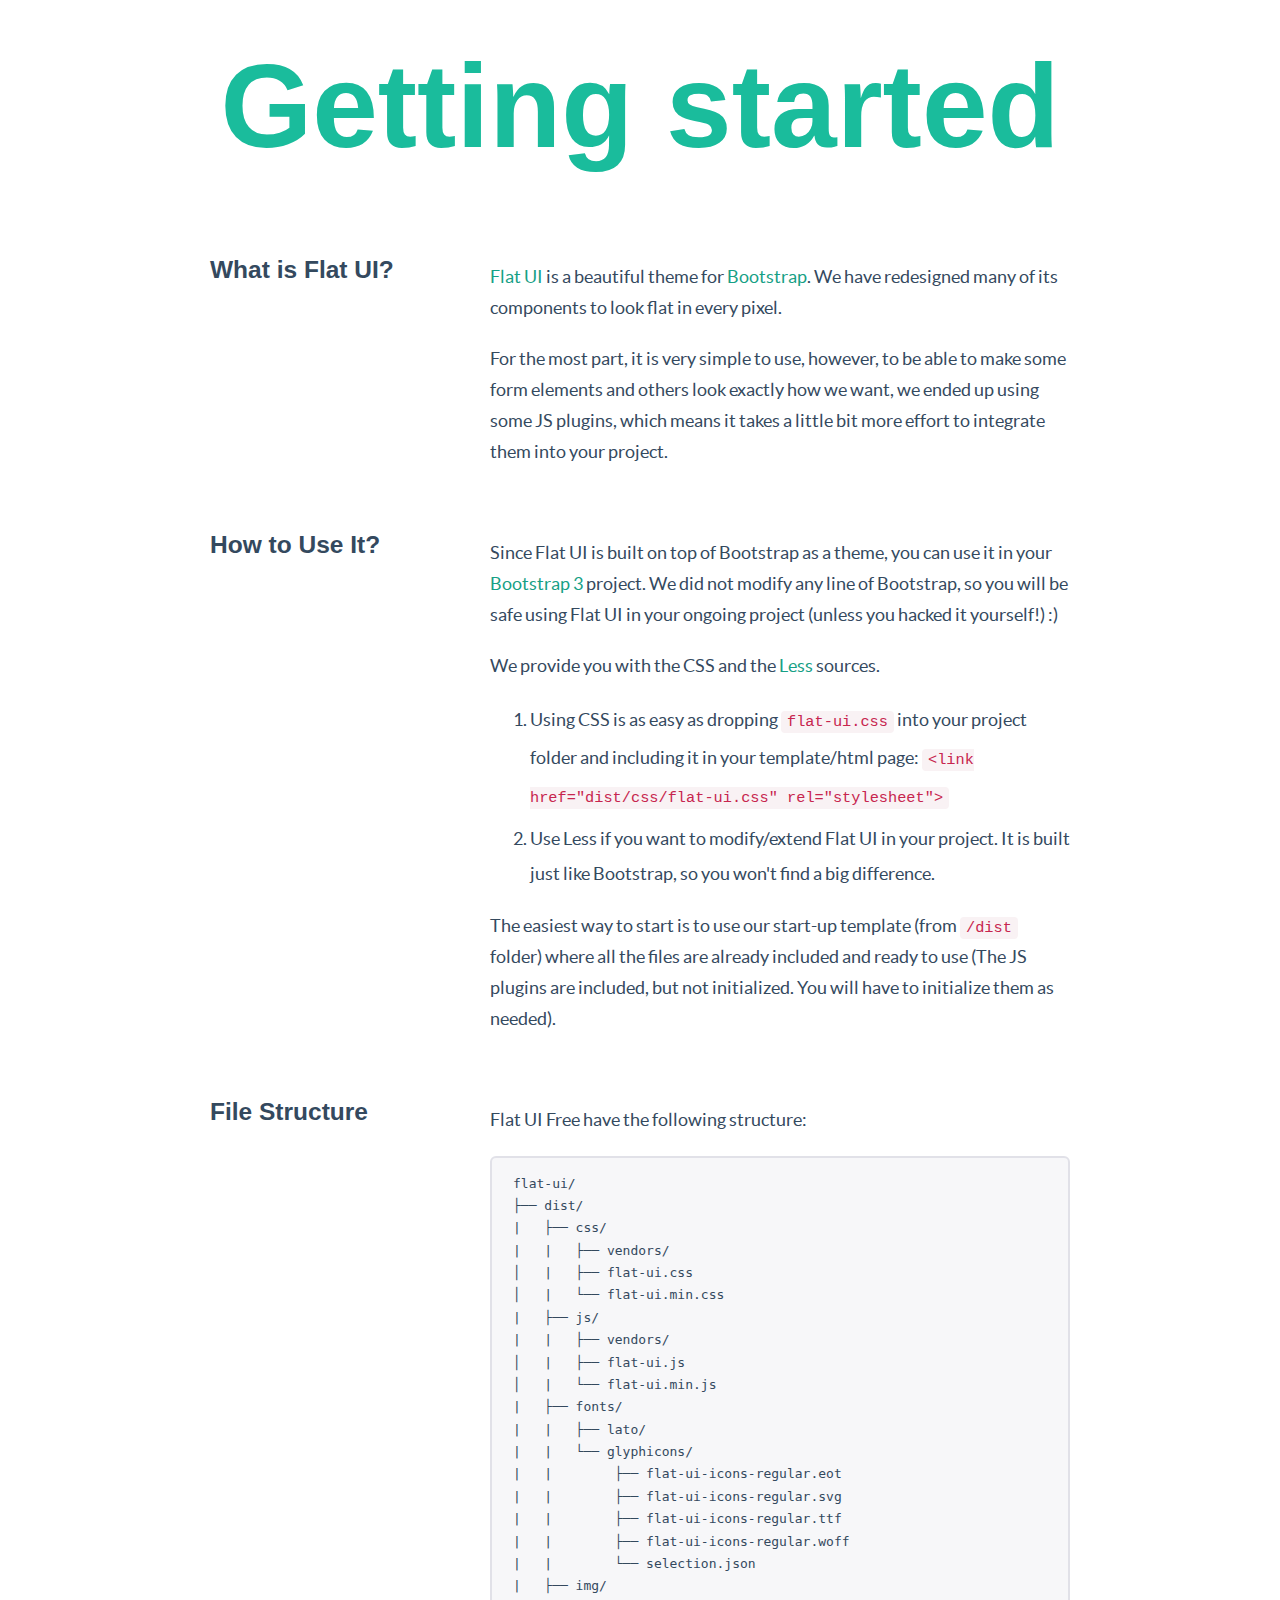
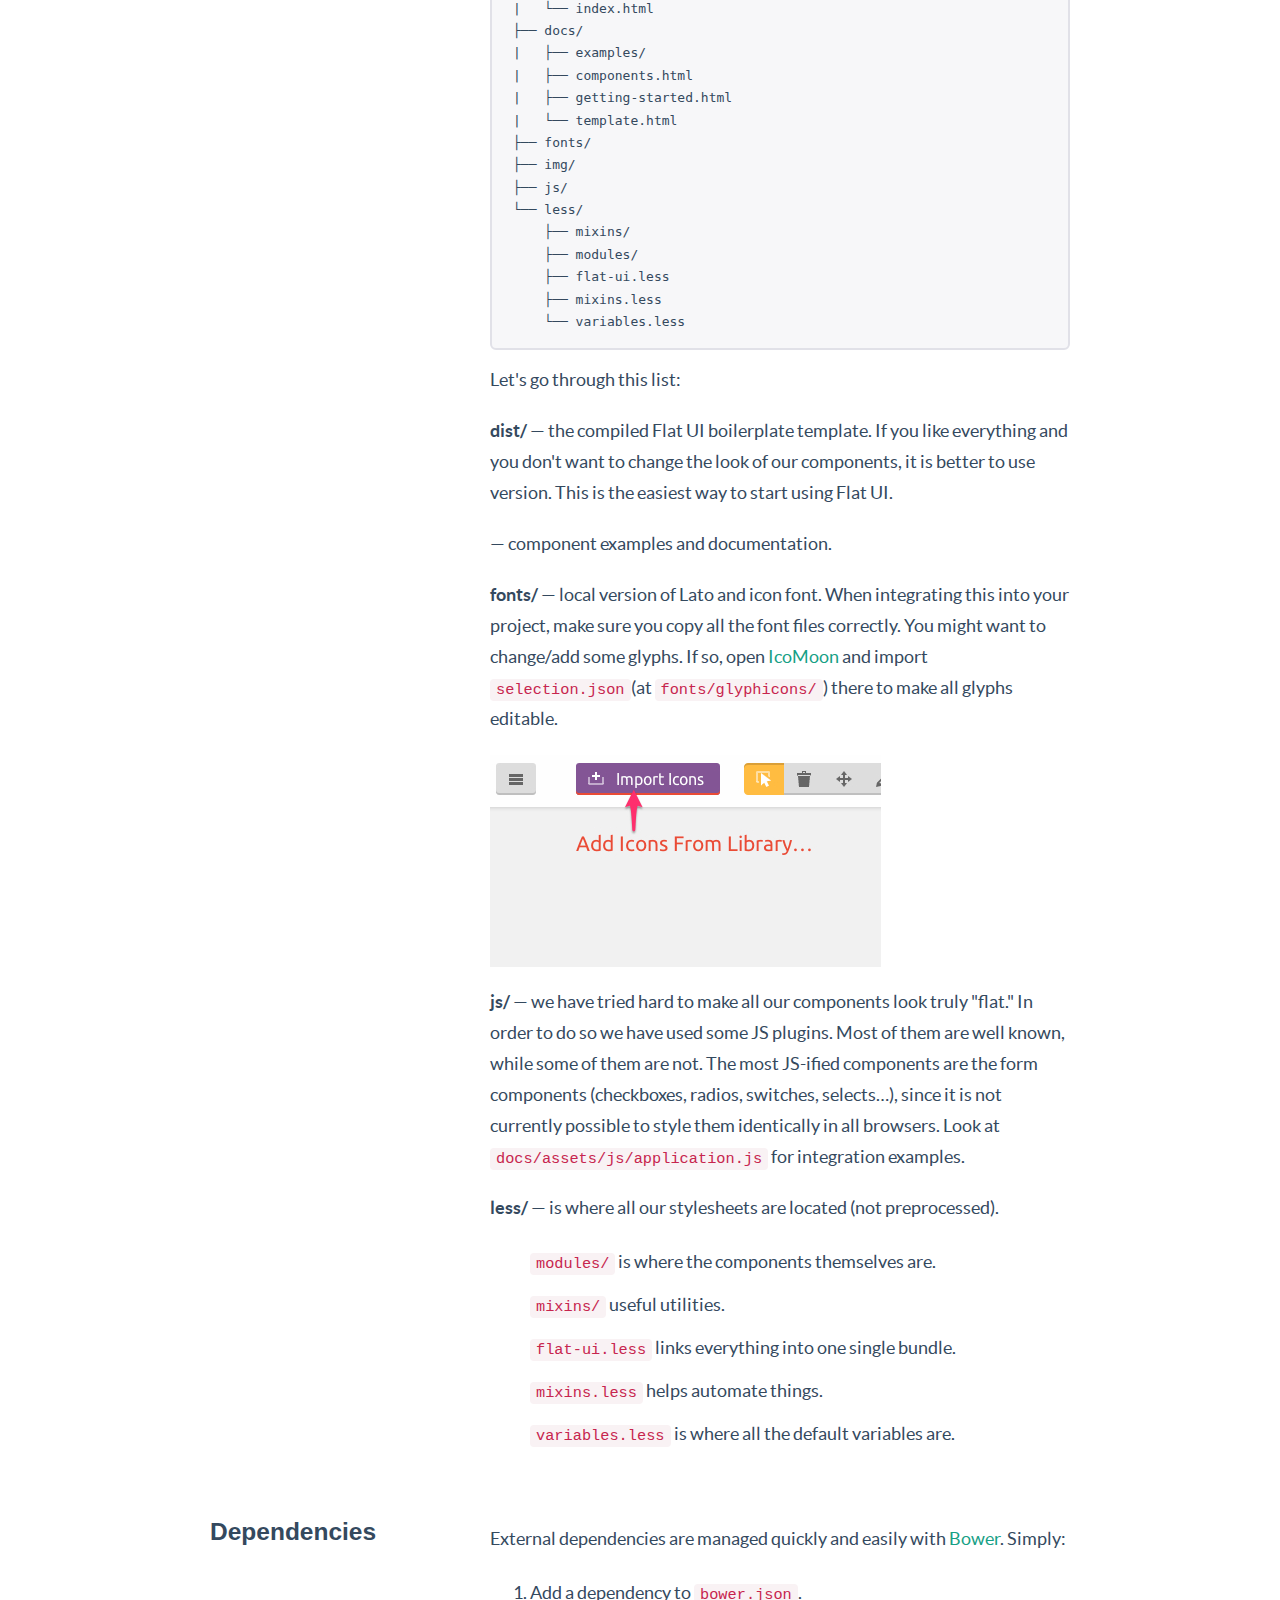
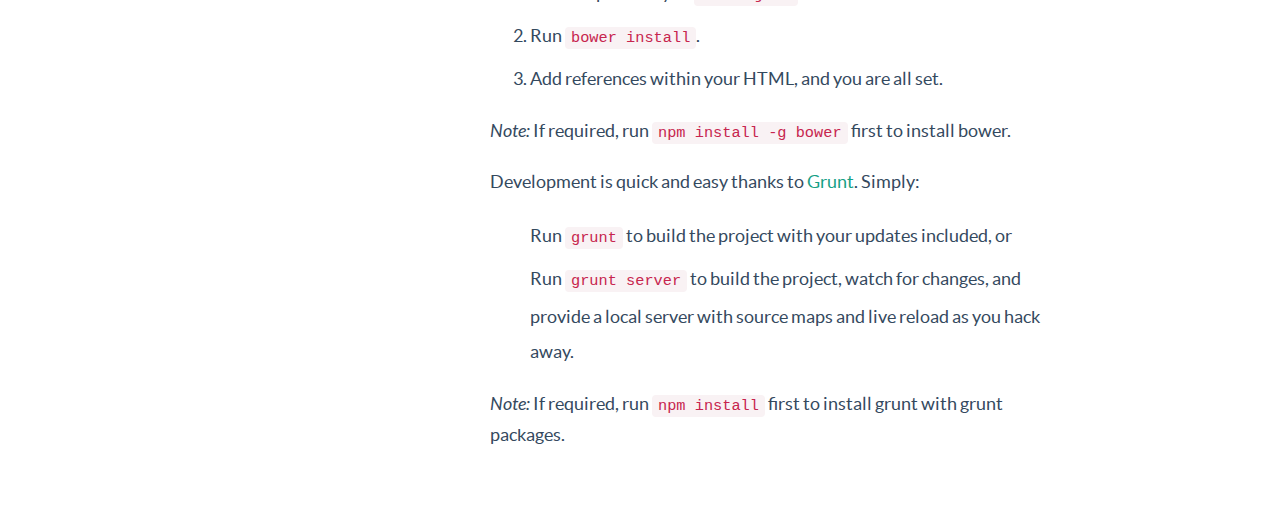
<file: Flat-UI/docs/getting-started.html>
<!DOCTYPE html>
<html lang="en">
  <head>
    <meta charset="utf-8">
    <title>Getting started &middot; Flat UI Free</title>
    <meta name="viewport" content="width=device-width, initial-scale=1.0">

    <!-- Loading Bootstrap -->
    <link href="../dist/css/vendor/bootstrap.min.css" rel="stylesheet">

    <!-- Loading Flat UI -->
    <link href="../dist/css/flat-ui.css" rel="stylesheet">
    <link href="assets/css/docs.css" rel="stylesheet">

    <link rel="shortcut icon" href="../img/favicon.ico">

    <!-- HTML5 shim, for IE6-8 support of HTML5 elements. All other JS at the end of file. -->
    <!--[if lt IE 9]>
      <script src="../dist/js/vendor/html5shiv.js"></script>
      <script src="../dist/js/vendor/respond.min.js"></script>
    <![endif]-->
  </head>
  <body>
    <h1 class="demo-headline">Getting started</h1>
    <div class="container">
      <div class="demo-row">
        <div class="demo-title">
          <h3>What is Flat UI?</h3>
        </div>

        <div class="demo-content demo-content-article">
          <p>
            <a href="http://designmodo.com/flat" target="_blank">Flat UI</a>
            is a beautiful theme for <a href="http://getbootstrap.com" target="_blank">Bootstrap</a>.
            We have redesigned many of its components to look flat in every pixel.
          </p>
          <p>
            For the most part, it is very simple to use, however, to be able to make some form elements and others look exactly how we want, we ended up using some JS plugins, which means it takes a little bit more effort to integrate them into your project.
          </p>
        </div>
      </div><!-- /.demo-row -->

      <div class="demo-row">
        <div class="demo-title">
          <h3>How to Use It?</h3>
        </div>

        <div class="demo-content demo-content-article">
          <p>
            Since Flat UI is built on top of Bootstrap as a theme, you can use it in your <a href="http://getbootstrap.com/" target="_blank">Bootstrap 3</a> project.
            We did not modify any line of Bootstrap, so you will be safe using Flat UI in your ongoing project
            (unless you hacked it yourself!) :)
          </p>
          <p>
            We provide you with the CSS and the <a href="http://lesscss.org/" target="_blank">Less</a> sources.
          </p>
          <ol>
            <li>
              Using CSS is as easy as dropping <code>flat-ui.css</code> into your project folder and
              including it in your template/html page:
              <code>&lt;link href="dist/css/flat-ui.css" rel="stylesheet"&gt;</code>
            </li>
            <li>
              Use Less if you want to modify/extend Flat UI in your project. It is built just like Bootstrap, so
              you won't find a big difference.
            </li>
          </ol>
          <p>
            The easiest way to start is to use our start-up template (from <code>/dist</code> folder) where all the files are already included
            and ready to use (The JS plugins are included, but not initialized. You will have to initialize them as needed).
          </p>
        </div>
      </div><!-- /.demo-row -->

      <div class="demo-row">
        <div class="demo-title">
          <h3>File Structure</h3>
        </div>

        <div class="demo-content demo-content-article">
          <p>
            Flat UI Free have the following structure:
          </p>
<pre class="prettyprint">
flat-ui/
├── dist/
|   ├── css/
|   |   ├── vendors/
│   |   ├── flat-ui.css
│   |   └── flat-ui.min.css
|   ├── js/
|   |   ├── vendors/
│   |   ├── flat-ui.js
│   |   └── flat-ui.min.js
|   ├── fonts/
|   |   ├── lato/
|   |   └── glyphicons/
|   |        ├── flat-ui-icons-regular.eot
|   |        ├── flat-ui-icons-regular.svg
|   |        ├── flat-ui-icons-regular.ttf
|   |        ├── flat-ui-icons-regular.woff
|   |        └── selection.json
|   ├── img/
|   └── index.html
├── docs/
|   ├── examples/
|   ├── components.html
|   ├── getting-started.html
|   └── template.html
├── fonts/
├── img/
├── js/
└── less/
    ├── mixins/
    ├── modules/
    ├── flat-ui.less
    ├── mixins.less
    └── variables.less
</pre>
          <p>
            Let's go through this list:
          </p>

          <p>
            <strong>dist/</strong> &mdash; the compiled Flat UI boilerplate template. If you like everything and you don't want
            to change the look of our components, it is better to use version. This is the easiest
            way to start using Flat UI.
          </p>

          <p>
            <strong></strong> &mdash; component examples and documentation.
          </p>

          <p>
            <strong>fonts/</strong> &mdash; local version of Lato and icon font. When integrating this into your project, make sure you
            copy all the font files correctly. You might want to change/add some glyphs. If so, open
            <a href="http://icomoon.io/app">IcoMoon</a> and import <code>selection.json</code>(at <code>fonts/glyphicons/</code>)
            there to make all glyphs editable.
          </p>

          <p>
            <img src="assets/img/getting-started/icomoon_import.jpg" alt="" />
          </p>

          <p>
            <strong>js/</strong> &mdash; we have tried hard to make all our components look truly "flat." In order to do
            so we have used some JS plugins. Most of them are well known, while some of them are not. The most JS-ified
            components are the form components (checkboxes, radios, switches, selects…), since it is not currently possible
            to style them identically in all browsers. Look at <code>docs/assets/js/application.js</code> for integration
            examples.
          </p>

          <p>
            <strong>less/</strong> &mdash; is where all our stylesheets are located (not preprocessed).
          </p>

          <ul>
            <li>
              <code>modules/</code> is where the components themselves are.
            </li>
            <li>
              <code>mixins/</code> useful utilities.
            </li>
            <li>
              <code>flat-ui.less</code> links everything into one single bundle.
            </li>
            <li>
              <code>mixins.less</code> helps automate things.
            </li>
            <li>
              <code>variables.less</code> is where all the default variables are.
            </li>
          </ul>

        </div>
      </div><!-- /.demo-row -->

      <div class="demo-row">
        <div class="demo-title">
          <h3>Dependencies</h3>
        </div>

        <div class="demo-content demo-content-article">
          <p>
            External dependencies are managed quickly and easily with <a href="http://bower.io">Bower</a>. Simply:
          </p>
          <ol>
            <li>
              Add a dependency to <code>bower.json</code>.
            </li>
            <li>
              Run <code>bower install</code>.
            </li>
            <li>
              Add references within your HTML, and you are all set.
            </li>
          </ol>
          <p>
            <em>Note:</em> If required, run <code>npm install -g bower</code> first to install bower.
          </p>
          <p>
            Development is quick and easy thanks to <a href="http://gruntjs.com/">Grunt</a>. Simply:
          </p>
          <ul>
            <li>
              Run <code>grunt</code> to build the project with your updates included, or
            </li>
            <li>
              Run <code>grunt server</code> to build the project, watch for changes, and provide a local server with source maps and live reload as you hack away.
            </li>
          </ul>
          <p>
            <em>Note:</em> If required, run <code>npm install</code> first to install grunt with grunt packages.
          </p>
        </div>
      </div><!-- /.demo-row -->

    </div><!-- /.container -->
  </body>
</html>
</file>
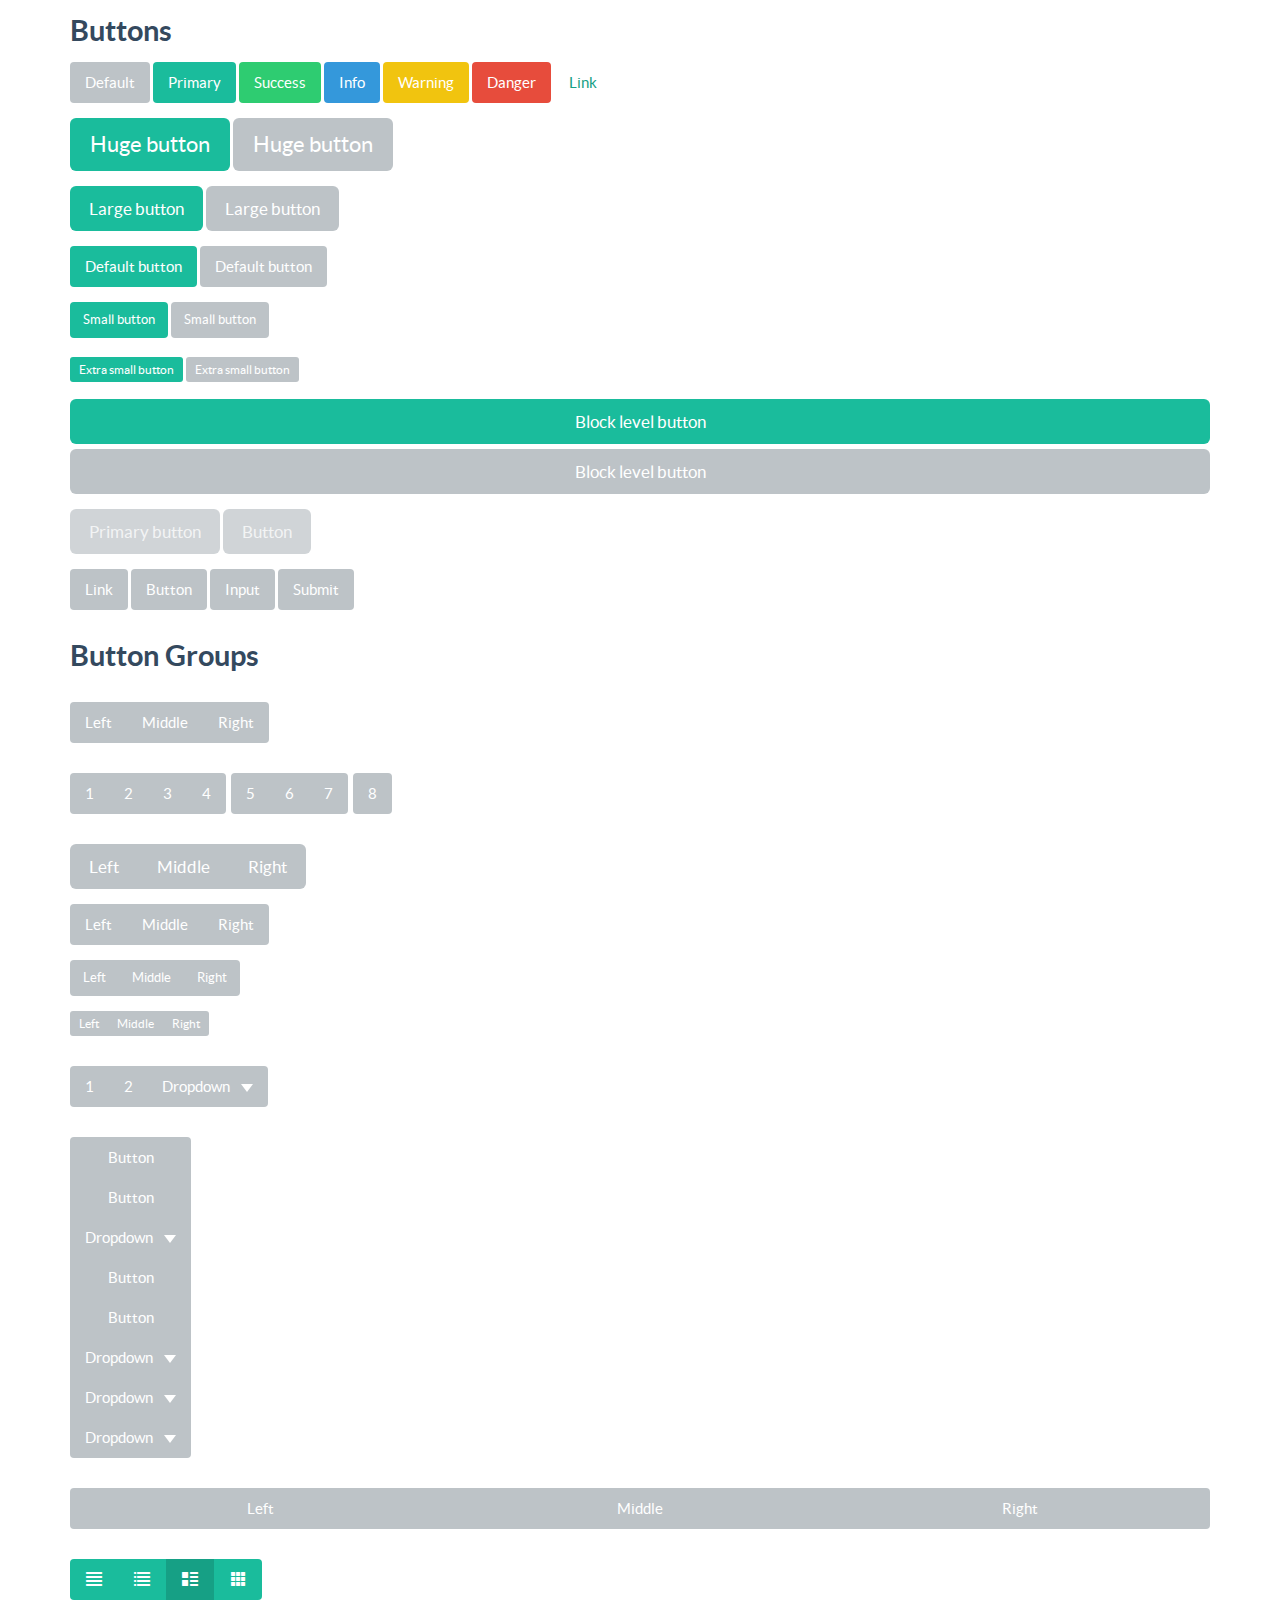
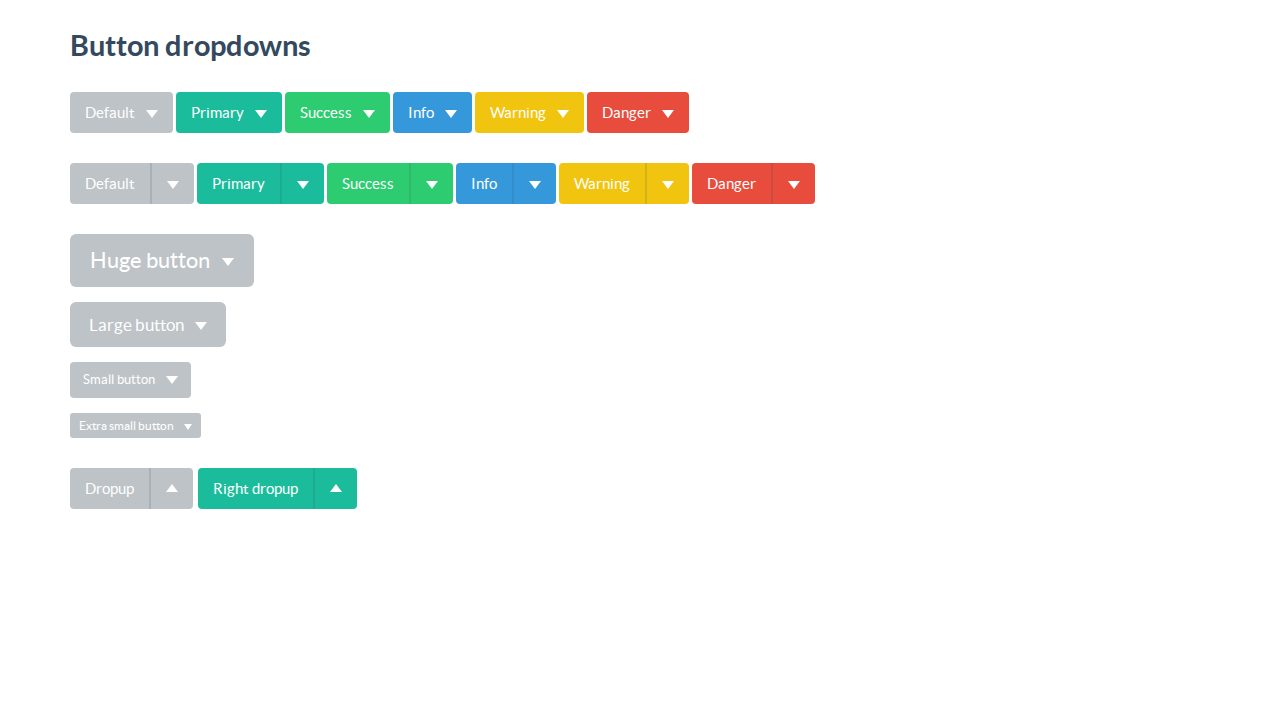
<file: Flat-UI/docs/examples/buttons.html>
<!DOCTYPE html>
<html lang="en">
  <head>
    <meta charset="utf-8">
    <title>Flat UI Free</title>
    <meta name="viewport" content="width=device-width, initial-scale=1.0">

    <!-- Loading Bootstrap -->
    <link href="../../dist/css/vendor/bootstrap.min.css" rel="stylesheet">

    <!-- Loading Flat UI -->
    <link href="../../dist/css/flat-ui.css" rel="stylesheet">

    <link rel="shortcut icon" href="../../dist/img/favicon.ico">

    <!-- HTML5 shim, for IE6-8 support of HTML5 elements. All other JS at the end of file. -->
    <!--[if lt IE 9]>
      <script src="../../dist/js/vendor/html5shiv.js"></script>
      <script src="../../dist/js/vendor/respond.min.js"></script>
    <![endif]-->
  </head>
  <body>

    <style>
      body {
        padding-bottom: 200px;
      }
    </style>

    <div class="container">
      <h4>Buttons</h4>
      <div class="row">
        <div class="col-md-12">
          <p>
            <!-- Standard gray button with gradient -->
            <button type="button" class="btn btn-default">Default</button>

            <!-- Provides extra visual weight and identifies the primary action in a set of buttons -->
            <button type="button" class="btn btn-primary">Primary</button>

            <!-- Indicates a successful or positive action -->
            <button type="button" class="btn btn-success">Success</button>

            <!-- Contextual button for informational alert messages -->
            <button type="button" class="btn btn-info">Info</button>

            <!-- Indicates caution should be taken with this action -->
            <button type="button" class="btn btn-warning">Warning</button>

            <!-- Indicates a dangerous or potentially negative action -->
            <button type="button" class="btn btn-danger">Danger</button>

            <!-- Deemphasize a button by making it look like a link while maintaining button behavior -->
            <button type="button" class="btn btn-link">Link</button>
          </p>
        </div>
      </div>
      <div class="row">
        <div class="col-md-12">
          <p>
            <button type="button" class="btn btn-primary btn-hg">Huge button</button>
            <button type="button" class="btn btn-default btn-hg">Huge button</button>
          </p>
          <p>
            <button type="button" class="btn btn-primary btn-lg">Large button</button>
            <button type="button" class="btn btn-default btn-lg">Large button</button>
          </p>
          <p>
            <button type="button" class="btn btn-primary">Default button</button>
            <button type="button" class="btn btn-default">Default button</button>
          </p>
          <p>
            <button type="button" class="btn btn-primary btn-sm">Small button</button>
            <button type="button" class="btn btn-default btn-sm">Small button</button>
          </p>
          <p>
            <button type="button" class="btn btn-primary btn-xs">Extra small button</button>
            <button type="button" class="btn btn-default btn-xs">Extra small button</button>
          </p>
        </div>
      </div>
      <div class="row">
        <div class="col-md-12">
          <p>
            <button type="button" class="btn btn-primary btn-lg btn-block">Block level button</button>
            <button type="button" class="btn btn-default btn-lg btn-block">Block level button</button>
          </p>
        </div>
      </div>
      <div class="row">
        <div class="col-md-12">
          <p>
            <button type="button" class="btn btn-lg btn-primary" disabled="disabled">Primary button</button>
            <button type="button" class="btn btn-default btn-lg" disabled="disabled">Button</button>
          </p>
        </div>
      </div>
      <div class="row">
        <div class="col-md-12">
          <p>
            <a class="btn btn-default" href="#">Link</a>
            <button class="btn btn-default" type="submit">Button</button>
            <input class="btn btn-default" type="button" value="Input">
            <input class="btn btn-default" type="submit" value="Submit">
          </p>
        </div>
      </div>
      <h4>Button Groups</h4>
      <div class="row">
        <div class="col-md-12">
          <p>
            <div class="btn-group">
              <button type="button" class="btn btn-default">Left</button>
              <button type="button" class="btn btn-default">Middle</button>
              <button type="button" class="btn btn-default">Right</button>
            </div>
          </p>
        </div>
      </div>
      <div class="row">
        <div class="col-md-12">
          <p>
            <div class="btn-toolbar">
              <div class="btn-group">
                <button class="btn btn-default" type="button">1</button>
                <button class="btn btn-default" type="button">2</button>
                <button class="btn btn-default" type="button">3</button>
                <button class="btn btn-default" type="button">4</button>
              </div>
              <div class="btn-group">
                <button class="btn btn-default" type="button">5</button>
                <button class="btn btn-default" type="button">6</button>
                <button class="btn btn-default" type="button">7</button>
              </div>
              <div class="btn-group">
                <button class="btn btn-default" type="button">8</button>
              </div>
            </div>
          </p>
        </div>
      </div>
      <div class="row">
        <div class="col-md-12">
          <p>
            <div class="btn-toolbar">
              <div class="btn-group btn-group-lg">
                <button class="btn btn-default" type="button">Left</button>
                <button class="btn btn-default" type="button">Middle</button>
                <button class="btn btn-default" type="button">Right</button>
              </div>
            </div>
          </p>
          <p>
            <div class="btn-toolbar">
              <div class="btn-group">
                <button class="btn btn-default" type="button">Left</button>
                <button class="btn btn-default" type="button">Middle</button>
                <button class="btn btn-default" type="button">Right</button>
              </div>
            </div>
          </p>
          <p>
            <div class="btn-toolbar">
              <div class="btn-group btn-group-sm">
                <button class="btn btn-default" type="button">Left</button>
                <button class="btn btn-default" type="button">Middle</button>
                <button class="btn btn-default" type="button">Right</button>
              </div>
            </div>
          </p>
          <p>
            <div class="btn-toolbar">
              <div class="btn-group btn-group-xs">
                <button class="btn btn-default" type="button">Left</button>
                <button class="btn btn-default" type="button">Middle</button>
                <button class="btn btn-default" type="button">Right</button>
              </div>
            </div>
          </p>
        </div>
      </div>
      <div class="row">
        <div class="col-md-12">
          <p>
            <div class="btn-group">
              <button class="btn btn-default" type="button">1</button>
              <button class="btn btn-default" type="button">2</button>

              <div class="btn-group">
                <button data-toggle="dropdown" class="btn btn-default dropdown-toggle" type="button" id="btnGroupDrop1">
                  Dropdown
                  <span class="caret"></span>
                </button>
                <ul aria-labelledby="btnGroupDrop1" role="menu" class="dropdown-menu">
                  <li><a href="#">Dropdown link</a></li>
                  <li><a href="#">Dropdown link</a></li>
                </ul>
              </div>
            </div>
          </p>
        </div>
      </div>
      <div class="row">
        <div class="col-md-12">
          <p>
            <div class="btn-group-vertical">
              <button class="btn btn-default" type="button">Button</button>
              <button class="btn btn-default" type="button">Button</button>
              <div class="btn-group">
                <button data-toggle="dropdown" class="btn btn-default dropdown-toggle" type="button" id="btnGroupVerticalDrop1">
                  Dropdown
                  <span class="caret"></span>
                </button>
                <ul aria-labelledby="btnGroupVerticalDrop1" role="menu" class="dropdown-menu">
                  <li><a href="#">Dropdown link</a></li>
                  <li><a href="#">Dropdown link</a></li>
                </ul>
              </div>
              <button class="btn btn-default" type="button">Button</button>
              <button class="btn btn-default" type="button">Button</button>
              <div class="btn-group">
                <button data-toggle="dropdown" class="btn btn-default dropdown-toggle" type="button" id="btnGroupVerticalDrop2">
                  Dropdown
                  <span class="caret"></span>
                </button>
                <ul aria-labelledby="btnGroupVerticalDrop2" role="menu" class="dropdown-menu">
                  <li><a href="#">Dropdown link</a></li>
                  <li><a href="#">Dropdown link</a></li>
                </ul>
              </div>
              <div class="btn-group">
                <button data-toggle="dropdown" class="btn btn-default dropdown-toggle" type="button" id="btnGroupVerticalDrop3">
                  Dropdown
                  <span class="caret"></span>
                </button>
                <ul aria-labelledby="btnGroupVerticalDrop3" role="menu" class="dropdown-menu">
                  <li><a href="#">Dropdown link</a></li>
                  <li><a href="#">Dropdown link</a></li>
                </ul>
              </div>
              <div class="btn-group">
                <button data-toggle="dropdown" class="btn btn-default dropdown-toggle" type="button" id="btnGroupVerticalDrop4">
                  Dropdown
                  <span class="caret"></span>
                </button>
                <ul aria-labelledby="btnGroupVerticalDrop4" role="menu" class="dropdown-menu">
                  <li><a href="#">Dropdown link</a></li>
                  <li><a href="#">Dropdown link</a></li>
                </ul>
              </div>
            </div>
          </p>
        </div>
      </div>
      <div class="row">
        <div class="col-md-12">
          <p>
            <div class="btn-group btn-group-justified">
              <a class="btn btn-default" href="#">Left</a>
              <a class="btn btn-default" href="#">Middle</a>
              <a class="btn btn-default" href="#">Right</a>
            </div>
          </p>
        </div>
      </div>
      <div class="row">
        <div class="col-md-12">
          <p>
            <div class="btn-toolbar">
              <div class="btn-group">
                <a href="#fakelink" class="btn btn-primary"><i class="fui-list-columned"></i></a>
                <a href="#fakelink" class="btn btn-primary"><i class="fui-list-numbered"></i></a>
                <a href="#fakelink" class="btn btn-primary active"><i class="fui-list-thumbnailed"></i></a>
                <a href="#fakelink" class="btn btn-primary"><i class="fui-list-small-thumbnails"></i></a>
              </div>
            </div>
          </p>
        </div>
      </div>
      <h4>Button dropdowns</h4>
      <div class="row">
        <div class="col-md-12">
          <p>
            <div class="btn-group">
              <button data-toggle="dropdown" class="btn btn-default dropdown-toggle" type="button">Default <span class="caret"></span></button>
              <ul role="menu" class="dropdown-menu">
                <li><a href="#">Action</a></li>
                <li><a href="#">Another action</a></li>
                <li><a href="#">Something else here</a></li>
                <li class="divider"></li>
                <li><a href="#">Separated link</a></li>
              </ul>
            </div><!-- /btn-group -->
            <div class="btn-group">
              <button data-toggle="dropdown" class="btn btn-primary dropdown-toggle" type="button">Primary <span class="caret"></span></button>
              <ul role="menu" class="dropdown-menu">
                <li><a href="#">Action</a></li>
                <li><a href="#">Another action</a></li>
                <li><a href="#">Something else here</a></li>
                <li class="divider"></li>
                <li><a href="#">Separated link</a></li>
              </ul>
            </div><!-- /btn-group -->
            <div class="btn-group">
              <button data-toggle="dropdown" class="btn btn-success dropdown-toggle" type="button">Success <span class="caret"></span></button>
              <ul role="menu" class="dropdown-menu">
                <li><a href="#">Action</a></li>
                <li><a href="#">Another action</a></li>
                <li><a href="#">Something else here</a></li>
                <li class="divider"></li>
                <li><a href="#">Separated link</a></li>
              </ul>
            </div><!-- /btn-group -->
            <div class="btn-group">
              <button data-toggle="dropdown" class="btn btn-info dropdown-toggle" type="button">Info <span class="caret"></span></button>
              <ul role="menu" class="dropdown-menu">
                <li><a href="#">Action</a></li>
                <li><a href="#">Another action</a></li>
                <li><a href="#">Something else here</a></li>
                <li class="divider"></li>
                <li><a href="#">Separated link</a></li>
              </ul>
            </div><!-- /btn-group -->
            <div class="btn-group">
              <button data-toggle="dropdown" class="btn btn-warning dropdown-toggle" type="button">Warning <span class="caret"></span></button>
              <ul role="menu" class="dropdown-menu">
                <li><a href="#">Action</a></li>
                <li><a href="#">Another action</a></li>
                <li><a href="#">Something else here</a></li>
                <li class="divider"></li>
                <li><a href="#">Separated link</a></li>
              </ul>
            </div><!-- /btn-group -->
            <div class="btn-group">
              <button data-toggle="dropdown" class="btn btn-danger dropdown-toggle" type="button">Danger <span class="caret"></span></button>
              <ul role="menu" class="dropdown-menu">
                <li><a href="#">Action</a></li>
                <li><a href="#">Another action</a></li>
                <li><a href="#">Something else here</a></li>
                <li class="divider"></li>
                <li><a href="#">Separated link</a></li>
              </ul>
            </div><!-- /btn-group -->
          </p>
        </div>
      </div>
      <div class="row">
        <div class="col-md-12">
          <p>
            <div class="btn-group">
              <button class="btn btn-default" type="button">Default</button>
              <button data-toggle="dropdown" class="btn btn-default dropdown-toggle" type="button"><span class="caret"></span></button>
              <ul role="menu" class="dropdown-menu">
                <li><a href="#">Action</a></li>
                <li><a href="#">Another action</a></li>
                <li><a href="#">Something else here</a></li>
                <li class="divider"></li>
                <li><a href="#">Separated link</a></li>
              </ul>
            </div><!-- /btn-group -->
            <div class="btn-group">
              <button class="btn btn-primary" type="button">Primary</button>
              <button data-toggle="dropdown" class="btn btn-primary dropdown-toggle" type="button"><span class="caret"></span></button>
              <ul role="menu" class="dropdown-menu">
                <li><a href="#">Action</a></li>
                <li><a href="#">Another action</a></li>
                <li><a href="#">Something else here</a></li>
                <li class="divider"></li>
                <li><a href="#">Separated link</a></li>
              </ul>
            </div><!-- /btn-group -->
            <div class="btn-group">
              <button class="btn btn-success" type="button">Success</button>
              <button data-toggle="dropdown" class="btn btn-success dropdown-toggle" type="button"><span class="caret"></span></button>
              <ul role="menu" class="dropdown-menu">
                <li><a href="#">Action</a></li>
                <li><a href="#">Another action</a></li>
                <li><a href="#">Something else here</a></li>
                <li class="divider"></li>
                <li><a href="#">Separated link</a></li>
              </ul>
            </div><!-- /btn-group -->
            <div class="btn-group">
              <button class="btn btn-info" type="button">Info</button>
              <button data-toggle="dropdown" class="btn btn-info dropdown-toggle" type="button"><span class="caret"></span></button>
              <ul role="menu" class="dropdown-menu">
                <li><a href="#">Action</a></li>
                <li><a href="#">Another action</a></li>
                <li><a href="#">Something else here</a></li>
                <li class="divider"></li>
                <li><a href="#">Separated link</a></li>
              </ul>
            </div><!-- /btn-group -->
            <div class="btn-group">
              <button class="btn btn-warning" type="button">Warning</button>
              <button data-toggle="dropdown" class="btn btn-warning dropdown-toggle" type="button"><span class="caret"></span></button>
              <ul role="menu" class="dropdown-menu">
                <li><a href="#">Action</a></li>
                <li><a href="#">Another action</a></li>
                <li><a href="#">Something else here</a></li>
                <li class="divider"></li>
                <li><a href="#">Separated link</a></li>
              </ul>
            </div><!-- /btn-group -->
            <div class="btn-group">
              <button class="btn btn-danger" type="button">Danger</button>
              <button data-toggle="dropdown" class="btn btn-danger dropdown-toggle" type="button"><span class="caret"></span></button>
              <ul role="menu" class="dropdown-menu">
                <li><a href="#">Action</a></li>
                <li><a href="#">Another action</a></li>
                <li><a href="#">Something else here</a></li>
                <li class="divider"></li>
                <li><a href="#">Separated link</a></li>
              </ul>
            </div><!-- /btn-group -->
          </p>
        </div>
      </div>
      <div class="row">
        <div class="col-md-12">
          <p>
            <div class="btn-toolbar">
              <div class="btn-group">
                <button data-toggle="dropdown" type="button" class="btn btn-default btn-hg dropdown-toggle">
                  Huge button <span class="caret"></span>
                </button>
                <ul role="menu" class="dropdown-menu">
                  <li><a href="#">Action</a></li>
                  <li><a href="#">Another action</a></li>
                  <li><a href="#">Something else here</a></li>
                  <li class="divider"></li>
                  <li><a href="#">Separated link</a></li>
                </ul>
              </div><!-- /btn-group -->
            </div><!-- /btn-toolbar -->
          </p>
          <p>
            <div class="btn-toolbar">
              <div class="btn-group">
                <button data-toggle="dropdown" type="button" class="btn btn-default btn-lg dropdown-toggle">
                  Large button <span class="caret"></span>
                </button>
                <ul role="menu" class="dropdown-menu">
                  <li><a href="#">Action</a></li>
                  <li><a href="#">Another action</a></li>
                  <li><a href="#">Something else here</a></li>
                  <li class="divider"></li>
                  <li><a href="#">Separated link</a></li>
                </ul>
              </div><!-- /btn-group -->
            </div><!-- /btn-toolbar -->
          </p>
          <p>
            <div class="btn-toolbar">
              <div class="btn-group">
                <button data-toggle="dropdown" type="button" class="btn btn-default btn-sm dropdown-toggle">
                  Small button <span class="caret"></span>
                </button>
                <ul role="menu" class="dropdown-menu">
                  <li><a href="#">Action</a></li>
                  <li><a href="#">Another action</a></li>
                  <li><a href="#">Something else here</a></li>
                  <li class="divider"></li>
                  <li><a href="#">Separated link</a></li>
                </ul>
              </div><!-- /btn-group -->
            </div><!-- /btn-toolbar -->
          </p>
          <p>
            <div class="btn-toolbar">
              <div class="btn-group">
                <button data-toggle="dropdown" type="button" class="btn btn-default btn-xs dropdown-toggle">
                  Extra small button <span class="caret"></span>
                </button>
                <ul role="menu" class="dropdown-menu">
                  <li><a href="#">Action</a></li>
                  <li><a href="#">Another action</a></li>
                  <li><a href="#">Something else here</a></li>
                  <li class="divider"></li>
                  <li><a href="#">Separated link</a></li>
                </ul>
              </div><!-- /btn-group -->
            </div><!-- /btn-toolbar -->
          </p>
        </div>
      </div>
      <div class="row">
        <div class="col-md-12">
          <p>
            <div class="btn-toolbar">
              <div class="btn-group dropup">
                <button class="btn btn-default" type="button">Dropup</button>
                <button data-toggle="dropdown" class="btn btn-default dropdown-toggle" type="button"><span class="caret"></span></button>
                <ul role="menu" class="dropdown-menu">
                  <li><a href="#">Action</a></li>
                  <li><a href="#">Another action</a></li>
                  <li><a href="#">Something else here</a></li>
                  <li class="divider"></li>
                  <li><a href="#">Separated link</a></li>
                </ul>
              </div><!-- /btn-group -->
              <div class="btn-group dropup">
                <button class="btn btn-primary" type="button">Right dropup</button>
                <button data-toggle="dropdown" class="btn btn-primary dropdown-toggle" type="button"><span class="caret"></span></button>
                <ul role="menu" class="dropdown-menu pull-right">
                  <li><a href="#">Action</a></li>
                  <li><a href="#">Another action</a></li>
                  <li><a href="#">Something else here</a></li>
                  <li class="divider"></li>
                  <li><a href="#">Separated link</a></li>
                </ul>
              </div><!-- /btn-group -->
            </div>
          </p>
        </div>
      </div>
    </div>
    <!-- /.container -->

  </body>
</html>
</file>
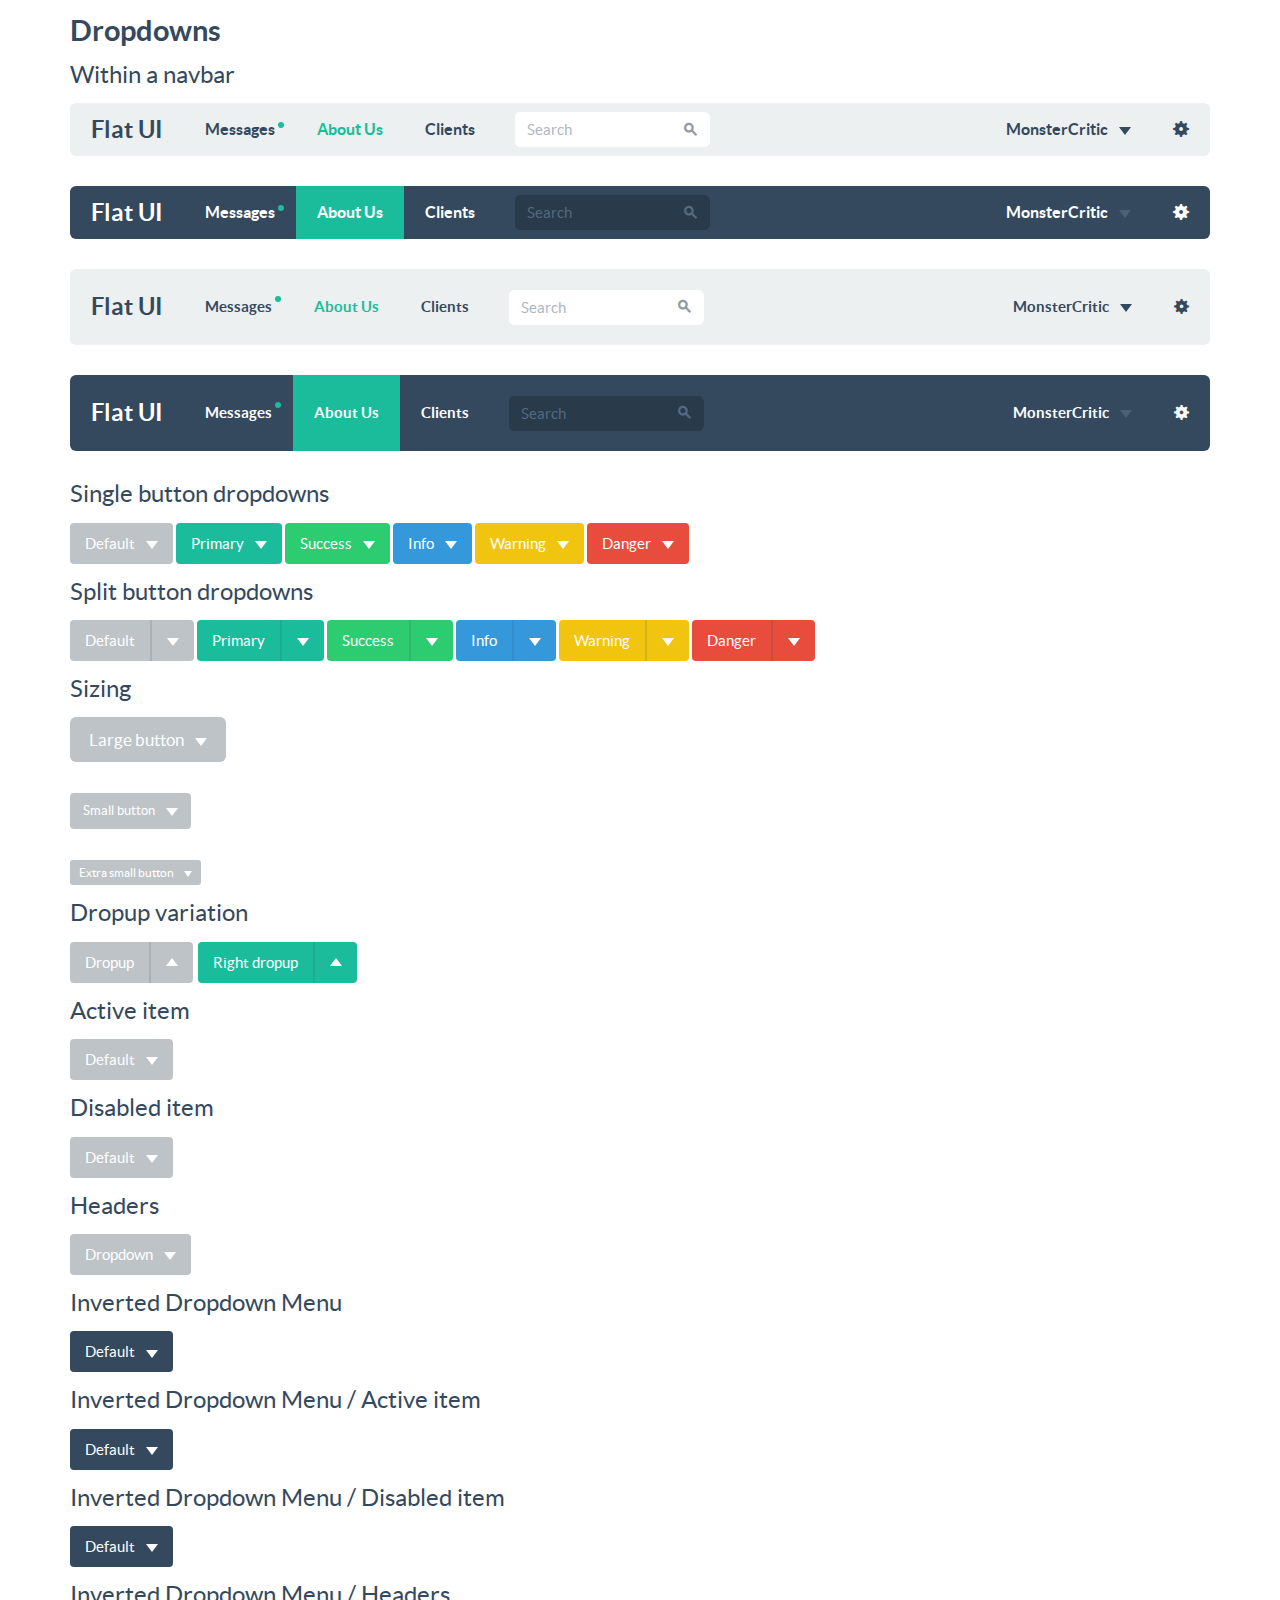
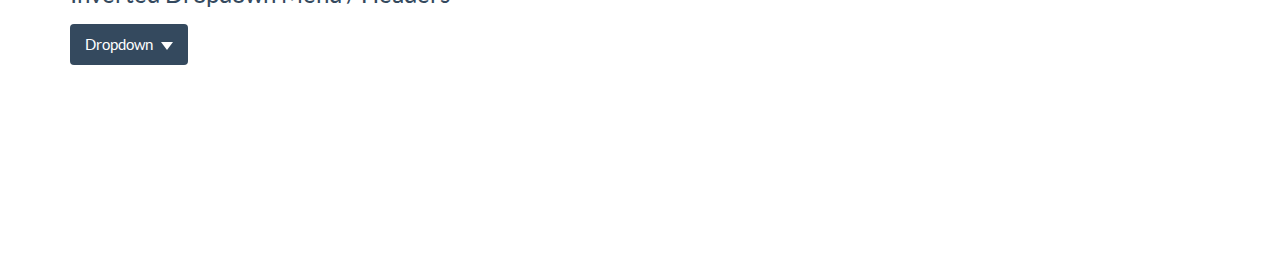
<file: Flat-UI/docs/examples/dropdowns.html>
<!DOCTYPE html>
<html lang="en">
  <head>
    <meta charset="utf-8">
    <title>Flat UI Free</title>
    <meta name="viewport" content="width=device-width, initial-scale=1.0">

    <!-- Loading Bootstrap -->
    <link href="../../dist/css/vendor/bootstrap.min.css" rel="stylesheet">

    <!-- Loading Flat UI -->
    <link href="../../dist/css/flat-ui.css" rel="stylesheet">

    <link rel="shortcut icon" href="../../dist/img/favicon.ico">

    <!-- HTML5 shim, for IE6-8 support of HTML5 elements. All other JS at the end of file. -->
    <!--[if lt IE 9]>
      <script src="../../dist/js/vendor/html5shiv.js"></script>
      <script src="../../dist/js/vendor/respond.min.js"></script>
    <![endif]-->
  </head>
  <body>

    <style>
      body {
        padding-bottom: 200px;
      }
    </style>

    <div class="container">

      <h4>Dropdowns</h4>

      <h6>Within a navbar</h6>

      <nav class="navbar navbar-default" role="navigation">
        <!-- Brand and toggle get grouped for better mobile display -->
        <div class="navbar-header">
          <button type="button" class="navbar-toggle" data-toggle="collapse" data-target="#bs-example-navbar-collapse-1">
            <span class="sr-only">Toggle navigation</span>
          </button>
          <a class="navbar-brand" href="#">Flat UI</a>
        </div>

        <!-- Collect the nav links, forms, and other content for toggling -->
        <div class="collapse navbar-collapse" id="bs-example-navbar-collapse-1">
          <ul class="nav navbar-nav">
            <li><a href="#">Messages<span class="navbar-unread">1</span></a></li>
            <li class="active"><a href="#">About Us</a></li>
            <li><a href="#">Clients</a></li>
           </ul>
          <form class="navbar-form navbar-left" action="#" role="search">
            <div class="form-group">
              <div class="input-group">
                <input class="form-control" id="navbarInput-01" type="search" placeholder="Search">
                <span class="input-group-btn">
                  <button type="submit" class="btn"><span class="fui-search"></span></button>
                </span>
              </div>
            </div>
          </form>
          <ul class="nav navbar-nav navbar-right">
            <li class="dropdown">
              <a href="#" class="dropdown-toggle" data-toggle="dropdown">MonsterCritic <b class="caret"></b></a>
              <ul class="dropdown-menu">
                <li><a href="#">Action</a></li>
                <li><a href="#">Another action</a></li>
                <li><a href="#">Something else here</a></li>
                <li class="divider"></li>
                <li><a href="#">Separated link</a></li>
              </ul>
            </li>
            <li><a href="#"><span class="visible-sm visible-xs">Settings<span class="fui-gear"></span></span><span class="visible-md visible-lg"><span class="fui-gear"></span></span></a></li>
          </ul>
        </div><!-- /.navbar-collapse -->
      </nav>

      <nav class="navbar navbar-inverse" role="navigation">
        <!-- Brand and toggle get grouped for better mobile display -->
        <div class="navbar-header">
          <button type="button" class="navbar-toggle" data-toggle="collapse" data-target="#bs-example-navbar-collapse-1">
            <span class="sr-only">Toggle navigation</span>
          </button>
          <a class="navbar-brand" href="#">Flat UI</a>
        </div>

        <!-- Collect the nav links, forms, and other content for toggling -->
        <div class="collapse navbar-collapse" id="bs-example-navbar-collapse-1">
          <ul class="nav navbar-nav">
            <li><a href="#">Messages<span class="navbar-unread">1</span></a></li>
            <li class="active"><a href="#">About Us</a></li>
            <li><a href="#">Clients</a></li>
           </ul>
          <form class="navbar-form navbar-left" action="#" role="search">
            <div class="form-group">
              <div class="input-group">
                <input class="form-control" id="navbarInput-01" type="search" placeholder="Search">
                <span class="input-group-btn">
                  <button type="submit" class="btn"><span class="fui-search"></span></button>
                </span>
              </div>
            </div>
          </form>
          <ul class="nav navbar-nav navbar-right">
            <li class="dropdown">
              <a href="#" class="dropdown-toggle" data-toggle="dropdown">MonsterCritic <b class="caret"></b></a>
              <ul class="dropdown-menu">
                <li><a href="#">Action</a></li>
                <li><a href="#">Another action</a></li>
                <li><a href="#">Something else here</a></li>
                <li class="divider"></li>
                <li><a href="#">Separated link</a></li>
              </ul>
            </li>
            <li><a href="#"><span class="visible-sm visible-xs">Settings<span class="fui-gear"></span></span><span class="visible-md visible-lg"><span class="fui-gear"></span></span></a></li>
          </ul>
        </div><!-- /.navbar-collapse -->
      </nav>

      <nav class="navbar navbar-default navbar-lg" role="navigation">
        <!-- Brand and toggle get grouped for better mobile display -->
        <div class="navbar-header">
          <button type="button" class="navbar-toggle" data-toggle="collapse" data-target="#bs-example-navbar-collapse-1">
            <span class="sr-only">Toggle navigation</span>
          </button>
          <a class="navbar-brand" href="#">Flat UI</a>
        </div>

        <!-- Collect the nav links, forms, and other content for toggling -->
        <div class="collapse navbar-collapse" id="bs-example-navbar-collapse-1">
          <ul class="nav navbar-nav">
            <li><a href="#">Messages<span class="navbar-unread">1</span></a></li>
            <li class="active"><a href="#">About Us</a></li>
            <li><a href="#">Clients</a></li>
           </ul>
          <form class="navbar-form navbar-left" action="#" role="search">
            <div class="form-group">
              <div class="input-group">
                <input class="form-control" id="navbarInput-01" type="search" placeholder="Search">
                <span class="input-group-btn">
                  <button type="submit" class="btn"><span class="fui-search"></span></button>
                </span>
              </div>
            </div>
          </form>
          <ul class="nav navbar-nav navbar-right">
            <li class="dropdown">
              <a href="#" class="dropdown-toggle" data-toggle="dropdown">MonsterCritic <b class="caret"></b></a>
              <ul class="dropdown-menu">
                <li><a href="#">Action</a></li>
                <li><a href="#">Another action</a></li>
                <li><a href="#">Something else here</a></li>
                <li class="divider"></li>
                <li><a href="#">Separated link</a></li>
              </ul>
            </li>
            <li><a href="#"><span class="visible-sm visible-xs">Settings<span class="fui-gear"></span></span><span class="visible-md visible-lg"><span class="fui-gear"></span></span></a></li>
          </ul>
        </div><!-- /.navbar-collapse -->
      </nav>

      <nav class="navbar navbar-inverse navbar-lg" role="navigation">
        <!-- Brand and toggle get grouped for better mobile display -->
        <div class="navbar-header">
          <button type="button" class="navbar-toggle" data-toggle="collapse" data-target="#bs-example-navbar-collapse-1">
            <span class="sr-only">Toggle navigation</span>
          </button>
          <a class="navbar-brand" href="#">Flat UI</a>
        </div>

        <!-- Collect the nav links, forms, and other content for toggling -->
        <div class="collapse navbar-collapse" id="bs-example-navbar-collapse-1">
          <ul class="nav navbar-nav">
            <li><a href="#">Messages<span class="navbar-unread">1</span></a></li>
            <li class="active"><a href="#">About Us</a></li>
            <li><a href="#">Clients</a></li>
           </ul>
          <form class="navbar-form navbar-left" action="#" role="search">
            <div class="form-group">
              <div class="input-group">
                <input class="form-control" id="navbarInput-01" type="search" placeholder="Search">
                <span class="input-group-btn">
                  <button type="submit" class="btn"><span class="fui-search"></span></button>
                </span>
              </div>
            </div>
          </form>
          <ul class="nav navbar-nav navbar-right">
            <li class="dropdown">
              <a href="#" class="dropdown-toggle" data-toggle="dropdown">MonsterCritic <b class="caret"></b></a>
              <ul class="dropdown-menu">
                <li><a href="#">Action</a></li>
                <li><a href="#">Another action</a></li>
                <li><a href="#">Something else here</a></li>
                <li class="divider"></li>
                <li><a href="#">Separated link</a></li>
              </ul>
            </li>
            <li><a href="#"><span class="visible-sm visible-xs">Settings<span class="fui-gear"></span></span><span class="visible-md visible-lg"><span class="fui-gear"></span></span></a></li>
          </ul>
        </div><!-- /.navbar-collapse -->
      </nav>

      <h6>Single button dropdowns</h6>

      <div class="row">
        <div class="col-md-12">
          <div class="btn-group">
            <button data-toggle="dropdown" class="btn btn-default dropdown-toggle" type="button">Default <span class="caret"></span></button>
            <ul role="menu" class="dropdown-menu">
              <li><a href="#">Action</a></li>
              <li><a href="#">Another action</a></li>
              <li><a href="#">Something else here</a></li>
              <li class="divider"></li>
              <li><a href="#">Separated link</a></li>
            </ul>
          </div><!-- /btn-group -->
          <div class="btn-group">
            <button data-toggle="dropdown" class="btn btn-primary dropdown-toggle" type="button">Primary <span class="caret"></span></button>
            <ul role="menu" class="dropdown-menu">
              <li><a href="#">Action</a></li>
              <li><a href="#">Another action</a></li>
              <li><a href="#">Something else here</a></li>
              <li class="divider"></li>
              <li><a href="#">Separated link</a></li>
            </ul>
          </div><!-- /btn-group -->
          <div class="btn-group">
            <button data-toggle="dropdown" class="btn btn-success dropdown-toggle" type="button">Success <span class="caret"></span></button>
            <ul role="menu" class="dropdown-menu">
              <li><a href="#">Action</a></li>
              <li><a href="#">Another action</a></li>
              <li><a href="#">Something else here</a></li>
              <li class="divider"></li>
              <li><a href="#">Separated link</a></li>
            </ul>
          </div><!-- /btn-group -->
          <div class="btn-group">
            <button data-toggle="dropdown" class="btn btn-info dropdown-toggle" type="button">Info <span class="caret"></span></button>
            <ul role="menu" class="dropdown-menu">
              <li><a href="#">Action</a></li>
              <li><a href="#">Another action</a></li>
              <li><a href="#">Something else here</a></li>
              <li class="divider"></li>
              <li><a href="#">Separated link</a></li>
            </ul>
          </div><!-- /btn-group -->
          <div class="btn-group">
            <button data-toggle="dropdown" class="btn btn-warning dropdown-toggle" type="button">Warning <span class="caret"></span></button>
            <ul role="menu" class="dropdown-menu">
              <li><a href="#">Action</a></li>
              <li><a href="#">Another action</a></li>
              <li><a href="#">Something else here</a></li>
              <li class="divider"></li>
              <li><a href="#">Separated link</a></li>
            </ul>
          </div><!-- /btn-group -->
          <div class="btn-group">
            <button data-toggle="dropdown" class="btn btn-danger dropdown-toggle" type="button">Danger <span class="caret"></span></button>
            <ul role="menu" class="dropdown-menu">
              <li><a href="#">Action</a></li>
              <li><a href="#">Another action</a></li>
              <li><a href="#">Something else here</a></li>
              <li class="divider"></li>
              <li><a href="#">Separated link</a></li>
            </ul>
          </div><!-- /btn-group -->
        </div>
      </div>

      <h6>Split button dropdowns</h6>

      <div class="row">
        <div class="col-md-12">
          <div class="btn-group">
            <button class="btn btn-default" type="button">Default</button>
            <button data-toggle="dropdown" class="btn btn-default dropdown-toggle" type="button">
              <span class="caret"></span>
              <span class="sr-only">Toggle Dropdown</span>
            </button>
            <ul role="menu" class="dropdown-menu">
              <li><a href="#">Action</a></li>
              <li><a href="#">Another action</a></li>
              <li><a href="#">Something else here</a></li>
              <li class="divider"></li>
              <li><a href="#">Separated link</a></li>
            </ul>
          </div><!-- /btn-group -->
          <div class="btn-group">
            <button class="btn btn-primary" type="button">Primary</button>
            <button data-toggle="dropdown" class="btn btn-primary dropdown-toggle" type="button">
              <span class="caret"></span>
              <span class="sr-only">Toggle Dropdown</span>
            </button>
            <ul role="menu" class="dropdown-menu">
              <li><a href="#">Action</a></li>
              <li><a href="#">Another action</a></li>
              <li><a href="#">Something else here</a></li>
              <li class="divider"></li>
              <li><a href="#">Separated link</a></li>
            </ul>
          </div><!-- /btn-group -->
          <div class="btn-group">
            <button class="btn btn-success" type="button">Success</button>
            <button data-toggle="dropdown" class="btn btn-success dropdown-toggle" type="button">
              <span class="caret"></span>
              <span class="sr-only">Toggle Dropdown</span>
            </button>
            <ul role="menu" class="dropdown-menu">
              <li><a href="#">Action</a></li>
              <li><a href="#">Another action</a></li>
              <li><a href="#">Something else here</a></li>
              <li class="divider"></li>
              <li><a href="#">Separated link</a></li>
            </ul>
          </div><!-- /btn-group -->
          <div class="btn-group">
            <button class="btn btn-info" type="button">Info</button>
            <button data-toggle="dropdown" class="btn btn-info dropdown-toggle" type="button">
              <span class="caret"></span>
              <span class="sr-only">Toggle Dropdown</span>
            </button>
            <ul role="menu" class="dropdown-menu">
              <li><a href="#">Action</a></li>
              <li><a href="#">Another action</a></li>
              <li><a href="#">Something else here</a></li>
              <li class="divider"></li>
              <li><a href="#">Separated link</a></li>
            </ul>
          </div><!-- /btn-group -->
          <div class="btn-group">
            <button class="btn btn-warning" type="button">Warning</button>
            <button data-toggle="dropdown" class="btn btn-warning dropdown-toggle" type="button">
              <span class="caret"></span>
              <span class="sr-only">Toggle Dropdown</span>
            </button>
            <ul role="menu" class="dropdown-menu">
              <li><a href="#">Action</a></li>
              <li><a href="#">Another action</a></li>
              <li><a href="#">Something else here</a></li>
              <li class="divider"></li>
              <li><a href="#">Separated link</a></li>
            </ul>
          </div><!-- /btn-group -->
          <div class="btn-group">
            <button class="btn btn-danger" type="button">Danger</button>
            <button data-toggle="dropdown" class="btn btn-danger dropdown-toggle" type="button">
              <span class="caret"></span>
              <span class="sr-only">Toggle Dropdown</span>
            </button>
            <ul role="menu" class="dropdown-menu">
              <li><a href="#">Action</a></li>
              <li><a href="#">Another action</a></li>
              <li><a href="#">Something else here</a></li>
              <li class="divider"></li>
              <li><a href="#">Separated link</a></li>
            </ul>
          </div><!-- /btn-group -->
        </div>
      </div>

      <h6>Sizing</h6>

      <div class="row">
        <div class="col-md-12">
          <div role="toolbar" class="btn-toolbar">
            <div class="btn-group">
              <button data-toggle="dropdown" type="button" class="btn btn-default btn-lg dropdown-toggle">
                Large button <span class="caret"></span>
              </button>
              <ul role="menu" class="dropdown-menu">
                <li><a href="#">Action</a></li>
                <li><a href="#">Another action</a></li>
                <li><a href="#">Something else here</a></li>
                <li class="divider"></li>
                <li><a href="#">Separated link</a></li>
              </ul>
            </div><!-- /btn-group -->
          </div><!-- /btn-toolbar -->

          <br />

          <div role="toolbar" class="btn-toolbar">
            <div class="btn-group">
              <button data-toggle="dropdown" type="button" class="btn btn-default btn-sm dropdown-toggle">
                Small button <span class="caret"></span>
              </button>
              <ul role="menu" class="dropdown-menu">
                <li><a href="#">Action</a></li>
                <li><a href="#">Another action</a></li>
                <li><a href="#">Something else here</a></li>
                <li class="divider"></li>
                <li><a href="#">Separated link</a></li>
              </ul>
            </div><!-- /btn-group -->
          </div><!-- /btn-toolbar -->

          <br />

          <div role="toolbar" class="btn-toolbar">
            <div class="btn-group">
              <button data-toggle="dropdown" type="button" class="btn btn-default btn-xs dropdown-toggle">
                Extra small button <span class="caret"></span>
              </button>
              <ul role="menu" class="dropdown-menu">
                <li><a href="#">Action</a></li>
                <li><a href="#">Another action</a></li>
                <li><a href="#">Something else here</a></li>
                <li class="divider"></li>
                <li><a href="#">Separated link</a></li>
              </ul>
            </div><!-- /btn-group -->
          </div><!-- /btn-toolbar -->
        </div>
      </div>

      <h6>Dropup variation</h6>

      <div class="row">
        <div class="col-md-12">
          <div role="toolbar" class="btn-toolbar">
            <div class="btn-group dropup">
              <button class="btn btn-default" type="button">Dropup</button>
              <button data-toggle="dropdown" class="btn btn-default dropdown-toggle" type="button">
                <span class="caret"></span>
                <span class="sr-only">Toggle Dropdown</span>
              </button>
              <ul role="menu" class="dropdown-menu">
                <li><a href="#">Action</a></li>
                <li><a href="#">Another action</a></li>
                <li><a href="#">Something else here</a></li>
                <li class="divider"></li>
                <li><a href="#">Separated link</a></li>
              </ul>
            </div><!-- /btn-group -->
            <div class="btn-group dropup">
              <button class="btn btn-primary" type="button">Right dropup</button>
              <button data-toggle="dropdown" class="btn btn-primary dropdown-toggle" type="button">
                <span class="caret"></span>
                <span class="sr-only">Toggle Dropdown</span>
              </button>
              <ul role="menu" class="dropdown-menu pull-right">
                <li><a href="#">Action</a></li>
                <li><a href="#">Another action</a></li>
                <li><a href="#">Something else here</a></li>
                <li class="divider"></li>
                <li><a href="#">Separated link</a></li>
              </ul>
            </div><!-- /btn-group -->
          </div>
        </div>
      </div>

      <h6>Active item</h6>

      <div class="btn-group">
        <button type="button" class="btn btn-default dropdown-toggle" data-toggle="dropdown">Default <span class="caret"></span></button>
        <ul class="dropdown-menu" role="menu">
          <li class="active"><a href="#">Action</a></li>
          <li><a href="#">Another action</a></li>
          <li><a href="#">Something else here</a></li>
          <li class="divider"></li>
          <li><a href="#">Separated link</a></li>
        </ul>
      </div>

      <h6>Disabled item</h6>

      <div class="btn-group">
        <button type="button" class="btn btn-default dropdown-toggle" data-toggle="dropdown">Default <span class="caret"></span></button>
        <ul class="dropdown-menu" role="menu">
          <li class="disabled"><a href="#">Action</a></li>
          <li><a href="#">Another action</a></li>
          <li><a href="#">Something else here</a></li>
          <li class="divider"></li>
          <li><a href="#">Separated link</a></li>
        </ul>
      </div>

      <h6>Headers</h6>

      <div class="btn-group">
        <button data-toggle="dropdown" type="button" class="btn btn-default dropdown-toggle">
          Dropdown
          <span class="caret"></span>
        </button>
        <ul role="menu" class="dropdown-menu">
          <li class="dropdown-header" role="presentation">Dropdown header</li>
          <li role="presentation"><a href="#" tabindex="-1" role="menuitem">Action</a></li>
          <li role="presentation"><a href="#" tabindex="-1" role="menuitem">Another action</a></li>
          <li role="presentation"><a href="#" tabindex="-1" role="menuitem">Something else here</a></li>
          <li class="divider" role="presentation"></li>
          <li class="dropdown-header" role="presentation">Dropdown header</li>
          <li role="presentation"><a href="#" tabindex="-1" role="menuitem">Separated link</a></li>
        </ul>
      </div>

      <h6>Inverted Dropdown Menu</h6>

      <div class="btn-group">
        <button type="button" class="btn btn-inverse dropdown-toggle" data-toggle="dropdown">Default <span class="caret"></span></button>
        <ul class="dropdown-menu dropdown-menu-inverse" role="menu">
          <li><a href="#">Action</a></li>
          <li><a href="#">Another action</a></li>
          <li><a href="#">Something else here</a></li>
          <li class="divider"></li>
          <li><a href="#">Separated link</a></li>
        </ul>
      </div>

      <h6>Inverted Dropdown Menu / Active item</h6>

      <div class="btn-group">
        <button type="button" class="btn btn-inverse dropdown-toggle" data-toggle="dropdown">Default <span class="caret"></span></button>
        <ul class="dropdown-menu dropdown-menu-inverse" role="menu">
          <li class="active"><a href="#">Action</a></li>
          <li><a href="#">Another action</a></li>
          <li><a href="#">Something else here</a></li>
          <li class="divider"></li>
          <li><a href="#">Separated link</a></li>
        </ul>
      </div>

      <h6>Inverted Dropdown Menu / Disabled item</h6>

      <div class="btn-group">
        <button type="button" class="btn btn-inverse dropdown-toggle" data-toggle="dropdown">Default <span class="caret"></span></button>
        <ul class="dropdown-menu dropdown-menu-inverse" role="menu">
          <li class="disabled"><a href="#">Action</a></li>
          <li><a href="#">Another action</a></li>
          <li><a href="#">Something else here</a></li>
          <li class="divider"></li>
          <li><a href="#">Separated link</a></li>
        </ul>
      </div>

      <h6>Inverted Dropdown Menu / Headers</h6>

      <div class="btn-group">
        <button data-toggle="dropdown" type="button" class="btn btn-inverse dropdown-toggle">Dropdown<span class="caret"></span></button>
        <ul role="menu" class="dropdown-menu dropdown-menu-inverse">
          <li class="dropdown-header" role="presentation">Dropdown header</li>
          <li role="presentation"><a href="#" tabindex="-1" role="menuitem">Action</a></li>
          <li role="presentation"><a href="#" tabindex="-1" role="menuitem">Another action</a></li>
          <li role="presentation"><a href="#" tabindex="-1" role="menuitem">Something else here</a></li>
          <li class="divider" role="presentation"></li>
          <li class="dropdown-header" role="presentation">Dropdown header</li>
          <li role="presentation"><a href="#" tabindex="-1" role="menuitem">Separated link</a></li>
        </ul>
      </div>

    </div><!-- /.container -->

    <!-- jQuery (necessary for Bootstrap's JavaScript plugins) -->
    <script src="../../dist/js/vendor/jquery.min.js"></script>
    <!-- Include all compiled plugins (below), or include individual files as needed -->
    <script src="../../dist/js/flat-ui.min.js"></script>

    <script src="../assets/js/application.js"></script>

  </body>
</html>
</file>
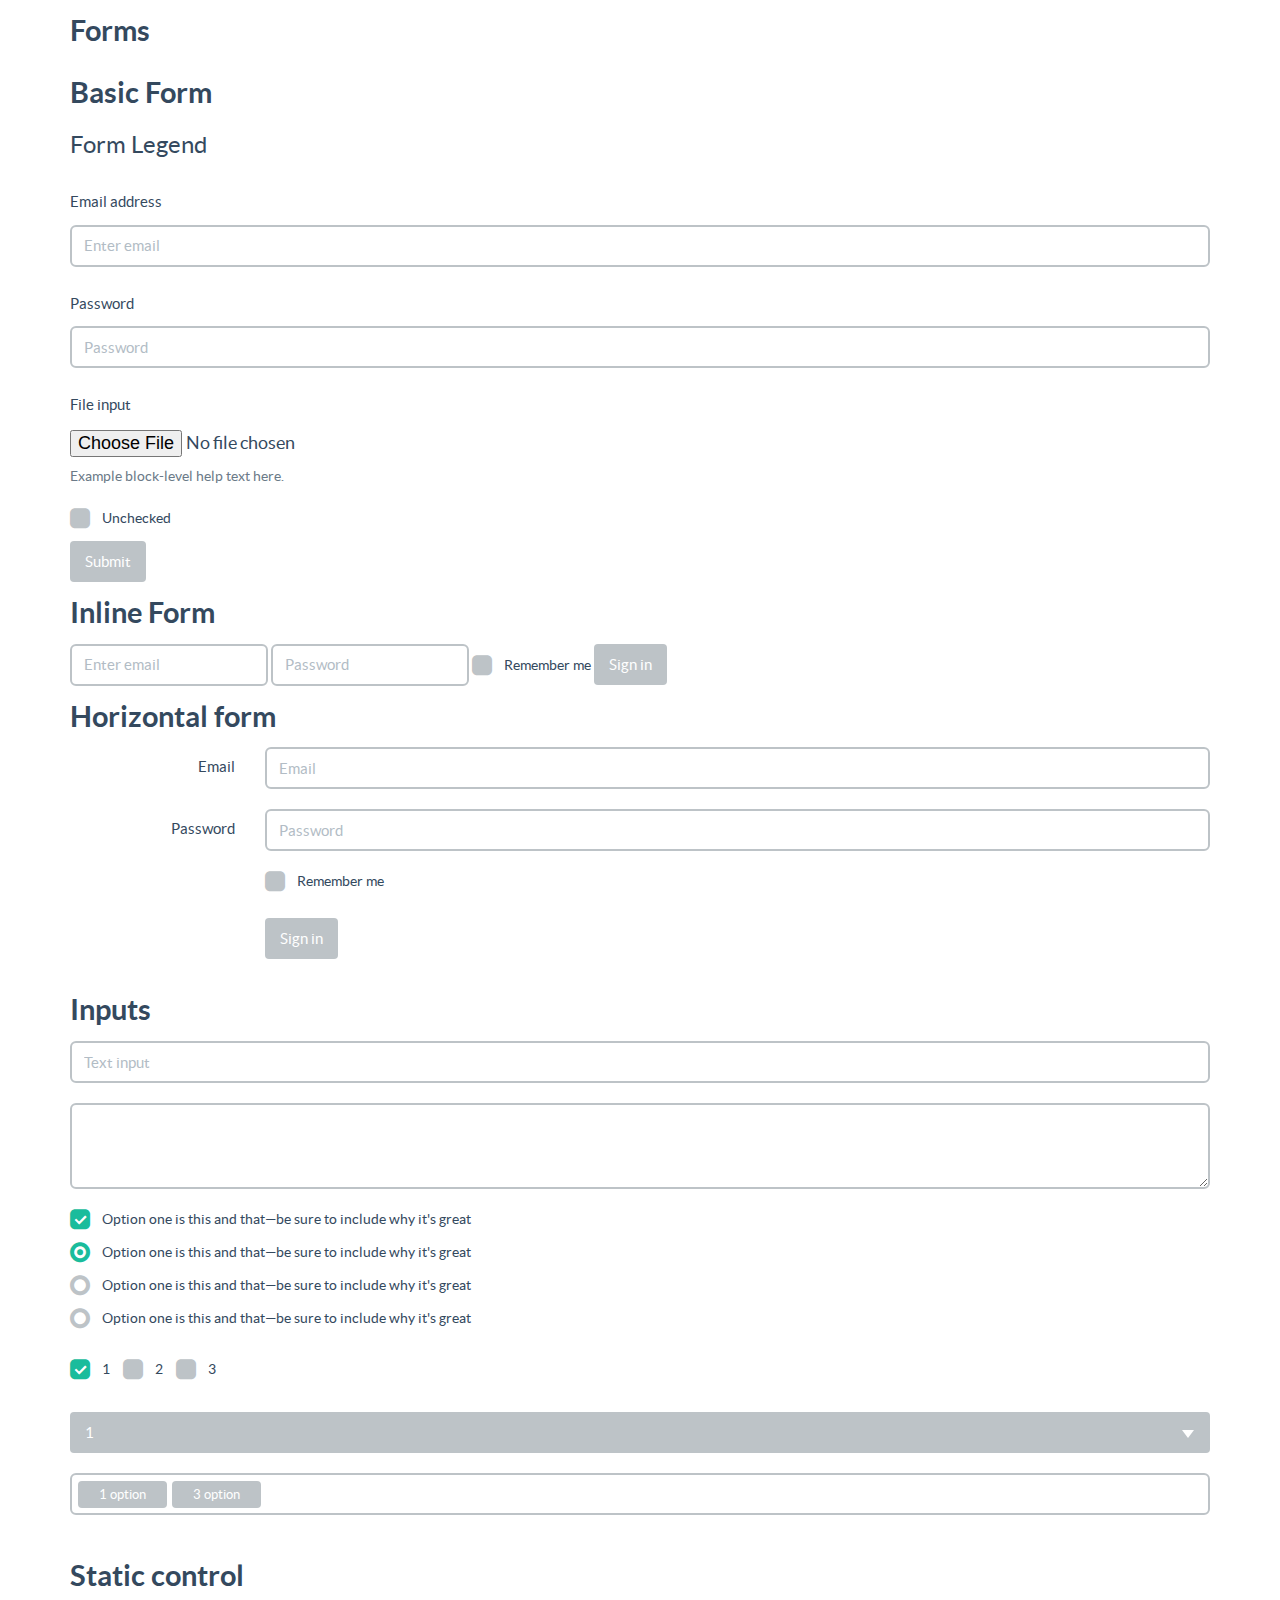
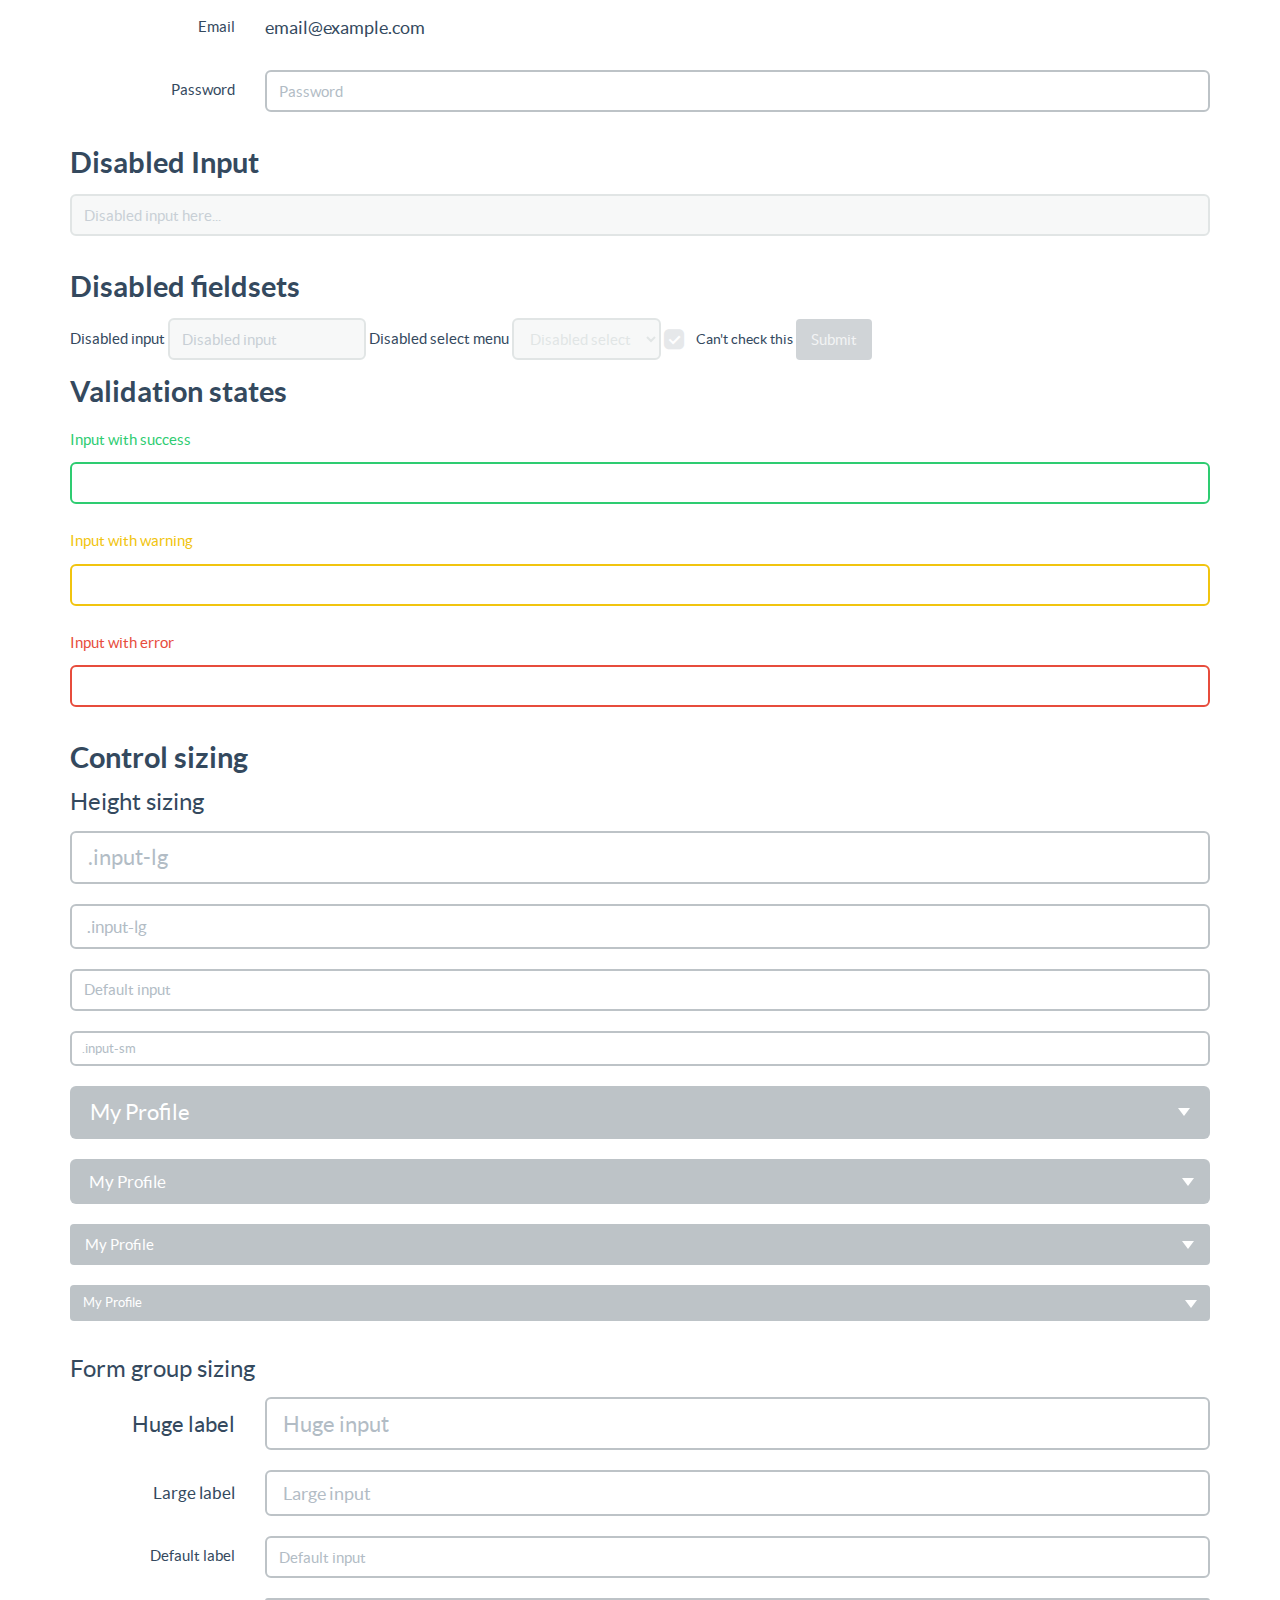
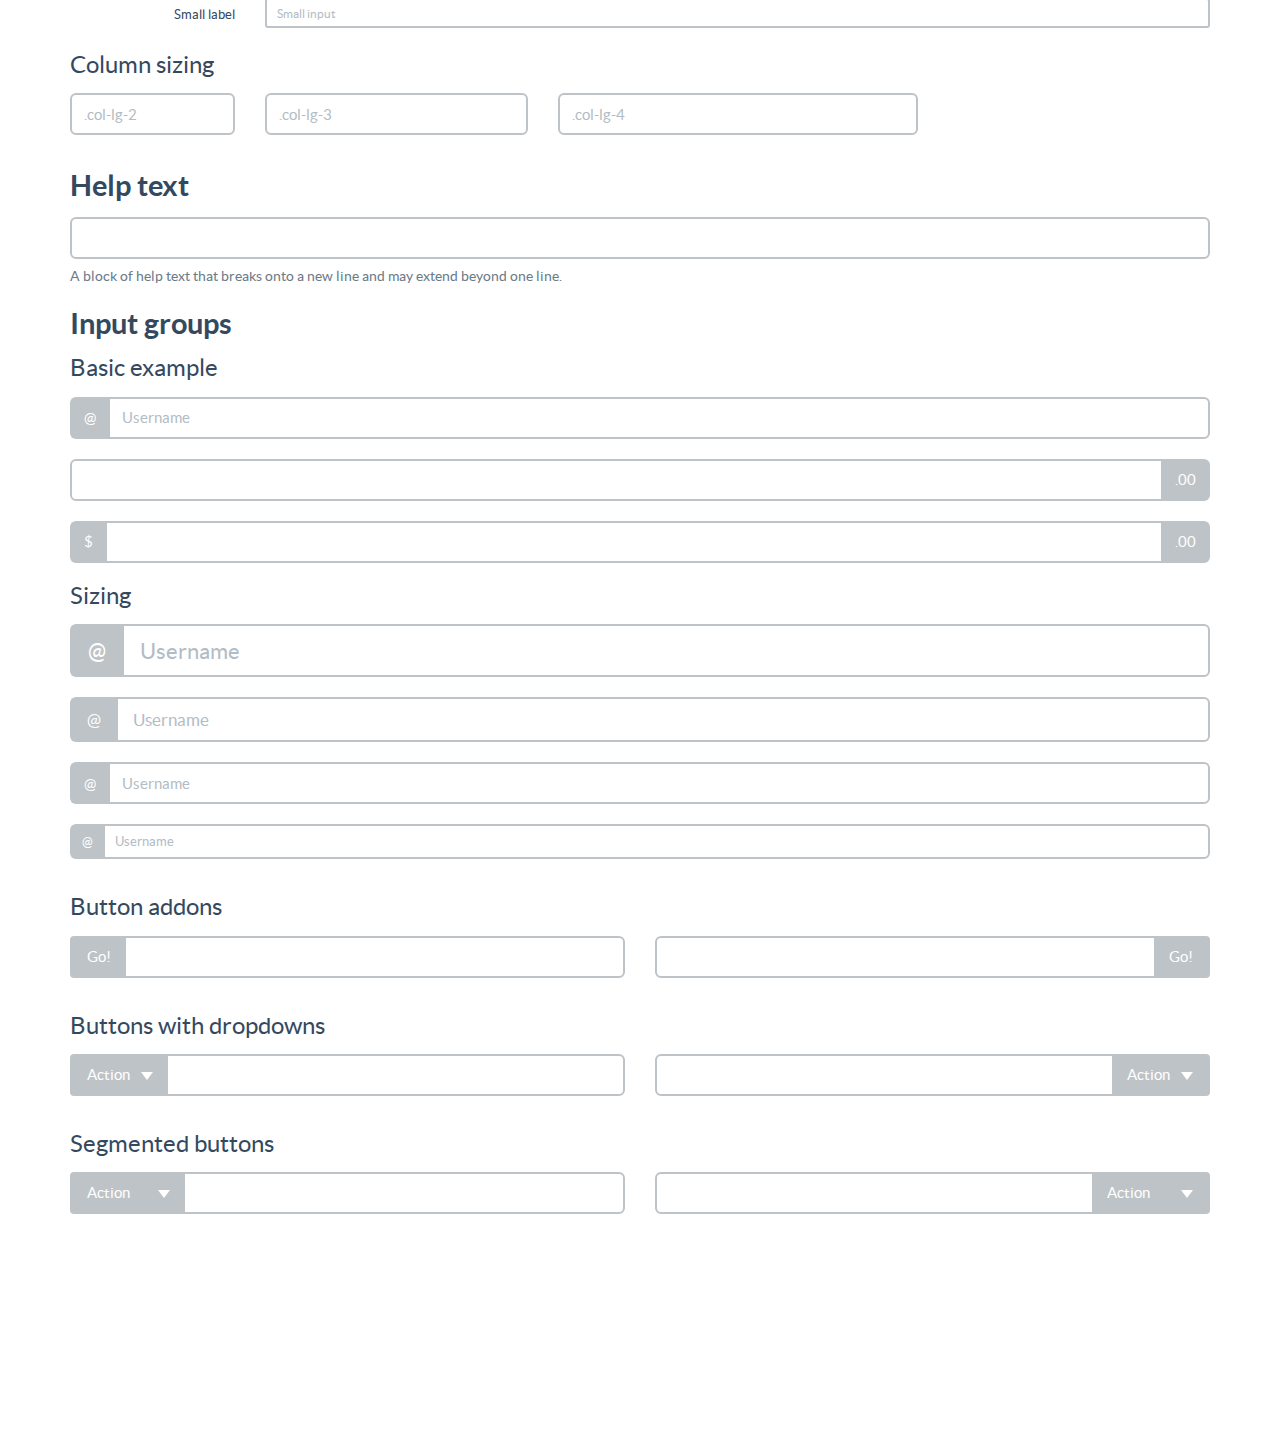
<file: Flat-UI/docs/examples/forms.html>
<!DOCTYPE html>
<html lang="en">
  <head>
    <meta charset="utf-8">
    <title>Flat UI Free</title>
    <meta name="viewport" content="width=device-width, initial-scale=1.0">

    <!-- Loading Bootstrap -->
    <link href="../../dist/css/vendor/bootstrap.min.css" rel="stylesheet">

    <!-- Loading Flat UI -->
    <link href="../../dist/css/flat-ui.css" rel="stylesheet">

    <link rel="shortcut icon" href="../../dist/img/favicon.ico">

    <!-- HTML5 shim, for IE6-8 support of HTML5 elements. All other JS at the end of file. -->
    <!--[if lt IE 9]>
      <script src="../../dist/js/vendor/html5shiv.js"></script>
      <script src="../../dist/js/vendor/respond.min.js"></script>
    <![endif]-->
  </head>
  <body>

    <style>
      body {
        padding-bottom: 200px;
      }
    </style>

    <div class="container">
      <h4>Forms</h4>
      <div class="row">
        <div class="col-md-12">
          <h4>Basic Form</h4>
          <form role="form">
            <legend>Form Legend</legend>
            <div class="form-group">
              <label for="exampleInputEmail1">Email address</label>
              <input type="email" class="form-control" id="exampleInputEmail1" placeholder="Enter email">
            </div>
            <div class="form-group">
              <label for="exampleInputPassword1">Password</label>
              <input type="password" class="form-control" id="exampleInputPassword1" placeholder="Password">
            </div>
            <div class="form-group">
              <label for="exampleInputFile">File input</label>
              <input type="file" id="exampleInputFile">
              <p class="help-block">Example block-level help text here.</p>
            </div>
            <label class="checkbox" for="checkbox1">
              <input type="checkbox" data-toggle="checkbox" value="" id="checkbox1" required>
              Unchecked
            </label>
            <button type="submit" class="btn btn-default">Submit</button>
          </form>
        </div><!-- /.col-md-12 -->
      </div><!-- /.row -->
      <div class="row">
        <div class="col-md-12">
          <h4>Inline Form</h4>
          <form class="form-inline" role="form">
            <div class="form-group">
              <label class="sr-only" for="exampleInputEmail2">Email address</label>
              <input type="email" class="form-control" id="exampleInputEmail2" placeholder="Enter email">
            </div>
            <div class="form-group">
              <label class="sr-only" for="exampleInputPassword2">Password</label>
              <input type="password" class="form-control" id="exampleInputPassword2" placeholder="Password">
            </div>
            <div class="form-group">
              <label class="checkbox" for="checkbox2">
                <input type="checkbox" data-toggle="checkbox" value="" id="checkbox2" required>
                Remember me
              </label>
            </div>
            <button type="submit" class="btn btn-default">Sign in</button>
          </form>
        </div><!-- /.col-md-12 -->
      </div><!-- /.row -->
      <div class="row">
        <div class="col-md-12">
          <h4>Horizontal form</h4>
          <form class="form-horizontal" role="form">
            <div class="form-group">
              <label for="inputEmail1" class="col-lg-2 control-label">Email</label>
              <div class="col-lg-10">
                <input type="email" class="form-control" id="inputEmail1" placeholder="Email">
              </div>
            </div>
            <div class="form-group">
              <label for="inputPassword1" class="col-lg-2 control-label">Password</label>
              <div class="col-lg-10">
                <input type="password" class="form-control" id="inputPassword1" placeholder="Password">
              </div>
            </div>
            <div class="form-group">
              <div class="col-lg-offset-2 col-lg-10">
                <label class="checkbox" for="checkbox3">
                  <input type="checkbox" data-toggle="checkbox" value="" id="checkbox3" required>
                  Remember me
                </label>
              </div>
            </div>
            <div class="form-group">
              <div class="col-lg-offset-2 col-lg-10">
                <button type="submit" class="btn btn-default">Sign in</button>
              </div>
            </div>
          </form>
        </div><!-- /.col-md-12 -->
      </div><!-- /.row -->
      <div class="row">
        <div class="col-md-12">
          <h4>Inputs</h4>
          <form action="#" class="form">
            <div class="form-group">
              <input type="text" class="form-control" placeholder="Text input">
            </div>
            <div class="form-group">
              <textarea class="form-control" rows="3"></textarea>
            </div>
            <div class="form-group">
              <label class="checkbox" for="checkbox4">
                <input type="checkbox" data-toggle="checkbox" value="" id="checkbox4" required checked>
                 Option one is this and that&mdash;be sure to include why it's great
              </label>
              <label class="radio" for="radio4a">
                <input type="radio" name="optionsRadios" data-toggle="radio" value="" id="radio4a" required checked>
                 Option one is this and that&mdash;be sure to include why it's great
              </label>
              <label class="radio" for="radio4b">
                <input type="radio" name="optionsRadios" data-toggle="radio" value="" id="radio4b" required>
                 Option one is this and that&mdash;be sure to include why it's great
              </label>
              <label class="radio" for="radio4c">
                <input type="radio" name="optionsRadios" data-toggle="radio" value="" id="radio4c" required>
                 Option one is this and that&mdash;be sure to include why it's great
              </label>
            </div>
            <div class="form-group">
              <label class="checkbox checkbox-inline" for="checkbox5a">
                <input type="checkbox" data-toggle="checkbox" value="" id="checkbox5a" required checked> 1
              </label>
              <label class="checkbox checkbox-inline" for="checkbox5b">
                <input type="checkbox" data-toggle="checkbox" value="" id="checkbox5b" required > 2
              </label>
              <label class="checkbox checkbox-inline" for="checkbox5c">
                <input type="checkbox" data-toggle="checkbox" value="" id="checkbox5c" required > 3
              </label>
            </div>
            <div class="form-group">
              <select data-toggle="select" class="form-control select select-default">
                <option>1</option>
                <option>2</option>
                <option>3</option>
                <option>4</option>
                <option>5</option>
              </select>
            </div>
            <div class="form-group">
              <select data-toggle="select" multiple class="form-control multiselect multiselect-default mrs mbm">
                <option value="0" selected>1 option</option>
                <option value="1">2 option</option>
                <option value="2" selected>3 option</option>
                <option value="3">4 option</option>
                <option value="4">5 option</option>
              </select>
            </div>
          </form>
        </div>
      </div><!-- /.row -->
      <div class="row">
        <div class="col-md-12">
          <h4>Static control</h4>
          <form class="form-horizontal" role="form">
            <div class="form-group">
              <label class="col-lg-2 control-label">Email</label>
              <div class="col-lg-10">
                <p class="form-control-static">email@example.com</p>
              </div>
            </div>
            <div class="form-group">
              <label for="inputPassword" class="col-lg-2 control-label">Password</label>
              <div class="col-lg-10">
                <input type="password" class="form-control" id="inputPassword" placeholder="Password">
              </div>
            </div>
          </form>
        </div>
      </div><!-- /.row -->
      <div class="row">
        <div class="col-md-12">
          <h4>Disabled Input</h4>
          <form action="#" class="form">
            <div class="form-group">
              <input class="form-control" id="disabledInput" type="text" placeholder="Disabled input here..." disabled>
            </div>
          </form>
        </div>
      </div><!-- /.row -->
      <div class="row">
        <div class="col-md-12">
          <h4>Disabled fieldsets</h4>
          <form class="form-inline" role="form">
            <fieldset disabled>
              <div class="form-group">
                <label for="disabledTextInput">Disabled input</label>
                <input type="text" id="disabledTextInput" class="form-control" placeholder="Disabled input">
              </div>
              <div class="form-group">
                <label for="disabledSelect">Disabled select menu</label>
                <select id="disabledSelect" class="form-control">
                  <option>Disabled select</option>
                </select>
              </div>
              <label class="checkbox checkbox-inline" for="checkbox6">
                <input type="checkbox" data-toggle="checkbox" value="" id="checkbox6" required checked> Can't check this
              </label>
              <button type="submit" class="btn btn-primary">Submit</button>
            </fieldset>
          </form>
        </div>
      </div><!-- /.row -->
      <div class="row">
        <div class="col-md-12">
          <h4>Validation states</h4>
          <div class="form-group has-success">
            <label class="control-label" for="inputSuccess">Input with success</label>
            <input type="text" class="form-control" id="inputSuccess">
          </div>
          <div class="form-group has-warning">
            <label class="control-label" for="inputWarning">Input with warning</label>
            <input type="text" class="form-control" id="inputWarning">
          </div>
          <div class="form-group has-error">
            <label class="control-label" for="inputError">Input with error</label>
            <input type="text" class="form-control" id="inputError">
          </div>
        </div>
      </div><!-- /.row -->
      <div class="row">
        <div class="col-md-12">
          <h4>Control sizing</h4>
          <h6>Height sizing</h6>
          <div class="form-group">
            <input class="form-control input-hg" type="text" placeholder=".input-lg">
          </div>
          <div class="form-group">
            <input class="form-control input-lg" type="text" placeholder=".input-lg">
          </div>
          <div class="form-group">
            <input class="form-control" type="text" placeholder="Default input">
          </div>
          <div class="form-group">
            <input class="form-control input-sm" type="text" placeholder=".input-sm">
          </div>

          <div class="form-group">
            <select data-toggle="select" class="form-control select select-default select-hg">
              <optgroup label="Profile">
                <option value="0">My Profile</option>
                <option value="1">My Friends</option>
              </optgroup>
              <optgroup label="System">
                <option value="2">Messages</option>
                <option value="3">My Settings</option>
                <option value="4" class="highlighted">Logout</option>
              </optgroup>
            </select>
          </div>
          <div class="form-group">
            <select data-toggle="select" class="form-control select select-default select-lg">
              <optgroup label="Profile">
                <option value="0">My Profile</option>
                <option value="1">My Friends</option>
              </optgroup>
              <optgroup label="System">
                <option value="2">Messages</option>
                <option value="3">My Settings</option>
                <option value="4" class="highlighted">Logout</option>
              </optgroup>
            </select>
          </div>
          <div class="form-group">
            <select data-toggle="select" class="form-control select select-default">
              <optgroup label="Profile">
                <option value="0">My Profile</option>
                <option value="1">My Friends</option>
              </optgroup>
              <optgroup label="System">
                <option value="2">Messages</option>
                <option value="3">My Settings</option>
                <option value="4" class="highlighted">Logout</option>
              </optgroup>
            </select>
          </div>
          <div class="form-group">
            <select data-toggle="select" class="form-control select select-default select-sm">
              <optgroup label="Profile">
                <option value="0">My Profile</option>
                <option value="1">My Friends</option>
              </optgroup>
              <optgroup label="System">
                <option value="2">Messages</option>
                <option value="3">My Settings</option>
                <option value="4" class="highlighted">Logout</option>
              </optgroup>
            </select>
          </div>
        </div>
      </div>
      <h6>Form group sizing</h6>
      <form class="form-horizontal" role="form">
        <div class="form-group form-group-hg">
          <label class="col-sm-2 control-label" for="formGroupInputHuge">Huge label</label>
          <div class="col-sm-10">
            <input class="form-control" type="text" id="formGroupInputHuge" placeholder="Huge input">
          </div>
        </div>
        <div class="form-group form-group-lg">
          <label class="col-sm-2 control-label" for="formGroupInputLarge">Large label</label>
          <div class="col-sm-10">
            <input class="form-control" type="text" id="formGroupInputLarge" placeholder="Large input">
          </div>
        </div>
        <div class="form-group">
          <label class="col-sm-2 control-label" for="formGroupInputDefault">Default label</label>
          <div class="col-sm-10">
            <input class="form-control" type="text" id="formGroupInputDefault" placeholder="Default input">
          </div>
        </div>
        <div class="form-group form-group-sm">
          <label class="col-sm-2 control-label" for="formGroupInputSmall">Small label</label>
          <div class="col-sm-10">
            <input class="form-control" type="text" id="formGroupInputSmall" placeholder="Small input">
          </div>
        </div>
      </form>
      <h6>Column sizing</h6>
      <div class="row">
        <div class="col-lg-2">
          <div class="form-group">
            <input type="text" class="form-control" placeholder=".col-lg-2">
          </div><!-- /.form-group -->
        </div>
        <div class="col-lg-3">
          <div class="form-group">
            <input type="text" class="form-control" placeholder=".col-lg-3">
          </div><!-- /.form-group -->
        </div>
        <div class="col-lg-4">
          <div class="form-group">
            <input type="text" class="form-control" placeholder=".col-lg-4">
          </div><!-- /.form-group -->
        </div>
      </div>
      <div class="row">
        <div class="col-md-12">
          <h4>Help text</h4>
          <form class="form">
            <input type="text" class="form-control">
            <span class="help-block">A block of help text that breaks onto a new line and may extend beyond one line.</span>
          </form>
        </div>
      </div>
      <div class="row">
        <div class="col-md-12">
          <h4>Input groups</h4>
          <h6>Basic example</h6>
          <div class="form-group">
            <div class="input-group">
              <span class="input-group-addon">@</span>
              <input type="text" class="form-control" placeholder="Username">
            </div>
          </div>
          <div class="form-group">
            <div class="input-group">
              <input type="text" class="form-control">
              <span class="input-group-addon">.00</span>
            </div>
          </div>
          <div class="form-group">
            <div class="input-group">
              <span class="input-group-addon">$</span>
              <input type="text" class="form-control">
              <span class="input-group-addon">.00</span>
            </div>
          </div>
          <h6>Sizing</h6>
          <div class="form-group">
            <div class="input-group input-group-hg">
              <span class="input-group-addon">@</span>
              <input type="text" class="form-control input-hg" placeholder="Username">
            </div>
          </div>
          <div class="form-group">
            <div class="input-group input-group-lg">
              <span class="input-group-addon">@</span>
              <input type="text" class="form-control input-lg" placeholder="Username">
            </div>
          </div>

          <div class="form-group">
            <div class="input-group">
              <span class="input-group-addon">@</span>
              <input type="text" class="form-control" placeholder="Username">
            </div>
          </div>

          <div class="form-group">
            <div class="input-group input-group-sm">
              <span class="input-group-addon">@</span>
              <input type="text" class="form-control" placeholder="Username">
            </div>
          </div>

        </div>
      </div><!-- /.row -->
      <h6>Button addons</h6>
      <div class="row">
        <div class="col-lg-6">
          <div class="form-group">
            <div class="input-group">
              <span class="input-group-btn">
                <button class="btn btn-default" type="button">Go!</button>
              </span>
              <input type="text" class="form-control">
            </div><!-- /input-group -->
          </div>
        </div><!-- /.col-lg-6 -->
        <div class="col-lg-6">
          <div class="form-group">
            <div class="input-group">
              <input type="text" class="form-control">
              <span class="input-group-btn">
                <button class="btn btn-default" type="button">Go!</button>
              </span>
            </div><!-- /input-group -->
          </div><!-- /.form-group -->
        </div><!-- /.col-lg-6 -->
      </div><!-- /.row -->
      <h6>Buttons with dropdowns</h6>
      <div class="row">
        <div class="col-lg-6">
          <div class="form-group">
            <div class="input-group">
              <div class="input-group-btn">
                <button type="button" class="btn btn-default dropdown-toggle" data-toggle="dropdown">Action <span class="caret"></span></button>
                <ul class="dropdown-menu">
                  <li><a href="#">Action</a></li>
                  <li><a href="#">Another action</a></li>
                  <li><a href="#">Something else here</a></li>
                  <li class="divider"></li>
                  <li><a href="#">Separated link</a></li>
                </ul>
              </div><!-- /btn-group -->
              <input type="text" class="form-control">
            </div><!-- /input-group -->
          </div><!-- /.form-group -->
        </div><!-- /.col-lg-6 -->
        <div class="col-lg-6">
          <div class="form-group">
            <div class="input-group">
              <input type="text" class="form-control">
              <div class="input-group-btn">
                <button type="button" class="btn btn-default dropdown-toggle" data-toggle="dropdown">Action <span class="caret"></span></button>
                <ul class="dropdown-menu pull-right">
                  <li><a href="#">Action</a></li>
                  <li><a href="#">Another action</a></li>
                  <li><a href="#">Something else here</a></li>
                  <li class="divider"></li>
                  <li><a href="#">Separated link</a></li>
                </ul>
              </div><!-- /btn-group -->
            </div><!-- /input-group -->
          </div><!-- /.form-group -->
        </div><!-- /.col-lg-6 -->
      </div><!-- /.row -->
      <h6>Segmented buttons</h6>
      <div class="row">
        <div class="col-lg-6">
          <div class="form-group">
            <div class="input-group">
              <div class="input-group-btn">
                <button tabindex="-1" class="btn btn-default" type="button">Action</button>
                <button tabindex="-1" data-toggle="dropdown" class="btn btn-default dropdown-toggle" type="button">
                  <span class="caret"></span>
                </button>
                <ul role="menu" class="dropdown-menu">
                  <li><a href="#">Action</a></li>
                  <li><a href="#">Another action</a></li>
                  <li><a href="#">Something else here</a></li>
                  <li class="divider"></li>
                  <li><a href="#">Separated link</a></li>
                </ul>
              </div>
              <input type="text" class="form-control">
            </div><!-- /.input-group -->
          </div><!-- /.form-group -->
        </div><!-- /.col-lg-6 -->
        <div class="col-lg-6">
          <div class="form-group">
            <div class="input-group">
              <input type="text" class="form-control">
              <div class="input-group-btn">
                <button tabindex="-1" class="btn btn-default" type="button">Action</button>
                <button tabindex="-1" data-toggle="dropdown" class="btn btn-default dropdown-toggle" type="button">
                  <span class="caret"></span>
                </button>
                <ul role="menu" class="dropdown-menu pull-right">
                  <li><a href="#">Action</a></li>
                  <li><a href="#">Another action</a></li>
                  <li><a href="#">Something else here</a></li>
                  <li class="divider"></li>
                  <li><a href="#">Separated link</a></li>
                </ul>
              </div>
            </div><!-- /.input-group -->
          </div><!-- /.form-group -->
        </div><!-- /.col-lg-6 -->
      </div><!-- /.row -->
    </div><!-- /.container -->

    <!-- jQuery (necessary for Bootstrap's JavaScript plugins) -->
    <script src="../../dist/js/vendor/jquery.min.js"></script>
    <!-- Include all compiled plugins (below), or include individual files as needed -->
    <script src="../../dist/js/flat-ui.min.js"></script>

    <script src="../assets/js/application.js"></script>

  </body>
</html>
</file>
<file: Flat-UI/docs/assets/css/demo.css>
/*!
 * Flat UI Free v2.2.2 (http://designmodo.github.io/Flat-UI/)
 * Copyright 2013-2014 Designmodo, Inc.
 */

/* Prettyfy Theme */
.prettyprint {
  padding: 15px 21px;
  font-family: Menlo, 'Bitstream Vera Sans Mono', 'DejaVu Sans Mono', Monaco, Consolas, monospace;
  background-color: #f7f7f9;
  border: 2px solid #e1e1e8;
  }
.pln {
  color: #333;
  }
@media screen {
  .str {
    color: #d14;
    }
  .kwd {
    color: #333;
    }
  .com {
    color: #998;
    }
  .typ {
    color: #458;
    }
  .lit {
    color: #458;
    }
  .pun {
    color: #333;
    }
  .opn {
    color: #333;
    }
  .clo {
    color: #333;
    }
  .tag {
    color: navy;
    }
  .atn {
    color: teal;
    }
  .atv {
    color: #d14;
    }
  .dec {
    color: #333;
    }
  .var {
    color: teal;
    }
  .fun {
    color: #900;
    }
  }
@media print, projection {
  .str {
    color: #060;
    }
  .kwd {
    font-weight: bold;
    color: #006;
    }
  .com {
    font-style: italic;
    color: #600;
    }
  .typ {
    font-weight: bold;
    color: #404;
    }
  .lit {
    color: #044;
    }
  .pun,
  .opn,
  .clo {
    color: #440;
    }
  .tag {
    font-weight: bold;
    color: #006;
    }
  .atn {
    color: #404;
    }
  .atv {
    color: #060;
    }
  }
/* Specify class=linenums on a pre to get line numbering */
ol.linenums {
  margin-top: 0;
  margin-bottom: 0;
  }
.container {
  width: 970px !important;
  }
.demo-headline {
  padding: 73px 0 110px;
  text-align: center;
  }
.demo-logo {
  margin: 10px 0;
  font: 900 90px/100px "Helvetica Neue", Helvetica, Arial, sans-serif;
  letter-spacing: -2px;
  }
.demo-logo .logo {
  width: 236px;
  height: 181px;
  margin: 0 auto 26px;
  overflow: hidden;
  text-indent: -9999em;
  background: url(../img/demo/logo-mask.png) center 0 no-repeat;
  background-size: 236px 181px;
  }
.demo-logo small {
  display: block;
  padding-top: 5px;
  font-size: 22px;
  font-weight: 700;
  color: rgba(52, 73, 94, .3);
  letter-spacing: 0;
  }
.demo-row {
  margin-bottom: 20px;
  }
.demo-row .demo-heading-note,
.demo-row .demo-text-note {
  position: absolute;
  bottom: 10px;
  left: 0;
  display: block;
  width: 260px;
  font-size: 13px;
  font-weight: 400;
  line-height: 13px;
  color: #c0c1c2;
  }
.demo-row .demo-text-note {
  top: 10px;
  bottom: auto;
  }
.demo-row.typography-row .demo-content {
  float: none;
  width: auto;
  clear: both;
  }
.demo-row.typography-row .demo-type-example {
  position: relative;
  padding-left: 25%;
  margin-bottom: 40px;
  }
.demo-section-title {
  margin: 10px 0;
  font: 900 32px/40px "Helvetica Neue", Helvetica, Arial, sans-serif;
  }
.demo-panel-title {
  padding-top: 20px;
  margin: 2px 0 20px;
  font: bold 23px/40px "Helvetica Neue", Helvetica, Arial, sans-serif;
  }
.demo-panel-title small {
  font-size: inherit;
  font-weight: 400;
  color: #798795;
  }
.demo-navigation {
  margin-top: -10px;
  margin-bottom: -4px;
  }
.demo-pager {
  margin-top: -20px;
  }
.demo-tooltips {
  height: 126px;
  }
.demo-tooltips .tooltip {
  position: relative !important;
  top: -8px !important;
  left: -8px !important;
  }
.demo-headings {
  margin-bottom: 12px;
  }
.demo-tiles {
  margin-bottom: 46px;
  }
.demo-icons {
  padding-left: 20px;
  margin-left: -20px;
  font-size: 32px;
  }
.demo-icons .demo-content {
  margin: 0 0 0 -35px;
  }
.demo-icons .demo-content > span {
  display: inline-block;
  width: 24px;
  margin: 0 0 32px 35px;
  font-size: 24px;
  }
.demo-icons-tooltip {
  position: absolute;
  bottom: 0;
  left: 100%;
  width: 80px;
  margin-left: 0 !important;
  font-size: 12px;
  color: #c2c8cf;
  }
.demo-illustrations .demo-content {
  padding-top: 20px;
  margin: 0 0 0 -40px;
  }
.demo-illustrations .demo-content:before,
.demo-illustrations .demo-content:after {
  display: table;
  content: " ";
  }
.demo-illustrations .demo-content:after {
  clear: both;
  }
.demo-illustrations .demo-content > div {
  float: left;
  width: 100px;
  height: 100px;
  margin: 0 0 40px 40px;
  line-height: 100px;
  text-align: center;
  }
.demo-illustrations img {
  display: inline-block;
  max-width: 100px;
  max-height: 100px;
  vertical-align: middle;
  }
.demo-samples {
  margin-bottom: 46px;
  }
.demo-download-section {
  float: none;
  padding: 60px 0 90px 20px;
  margin: 0 auto;
  text-align: center;
  }
.demo-download-section [class*='fui-'] {
  margin: 3px 0 -3px;
  }
.demo-download {
  width: 190px;
  height: 190px;
  padding: 40px 28px 30px 32px;
  margin: 0 auto 32px;
  text-align: center;
  background-color: #ebedef;
  border-radius: 50%;
  }
.demo-download img {
  width: 82px;
  height: 104px;
  }
.demo-download-text {
  padding: 20px 0;
  font-size: 15px;
  text-align: center;
  }
.demo-text-box a:hover {
  color: #1abc9c;
  }
.demo-browser {
  padding-top: 42px;
  margin: 0 41px 140px 0;
  color: #fff;
  background: #2c3e50 url(../img/demo/browser.png) 0 0 no-repeat;
  background-size: 659px 42px;
  border-radius: 0 0 6px 6px;
  }
.demo-browser-side {
  float: left;
  width: 151px;
  padding: 22px 20px;
  }
.demo-browser-side > h5 {
  margin-top: 4px;
  margin-bottom: 3px;
  font-size: 16px;
  font-weight: 400;
  text-transform: none;
  }
.demo-browser-side > h6 {
  margin-top: 3px;
  font-size: 11px;
  font-weight: 300;
  line-height: 18px;
  text-transform: none;

  -webkit-font-smoothing: subpixel-antialiased;
  }
.demo-browser-author {
  display: block;
  width: 84px;
  height: 84px;
  margin: 0 auto;
  background: url(../img/demo/browser-author.jpg) center no-repeat;
  border: 3px solid #fff;
  border-radius: 50%;
  }
.demo-browser-action {
  padding: 30px 0 12px;
  }
.demo-browser-action > .btn {
  padding: 7px 0 8px 11px !important;
  text-align: left;
  border-radius: 3px;
  }
.demo-browser-action > .btn > [class^="fui-"] {
  position: relative;
  top: 1px;
  margin-right: 12px;
  }
.demo-browser-content {
  padding: 21px 0 0 20px;
  overflow: hidden;
  background-color: #34495e;
  border-radius: 0 0 6px;
  }
.demo-browser-content > img {
  float: left;
  width: 146px;
  margin: 0 15px 20px 0;
  border: 6px solid #fff;
  }
@media only screen and (-webkit-min-device-pixel-ratio: 2), only screen and (-webkit-min-device-pixel-ratio: 1.5), only screen and (-moz-min-device-pixel-ratio: 2), only screen and (-o-min-device-pixel-ratio: 3/2), only screen and (-o-min-device-pixel-ratio: 2/1), only screen and (min--moz-device-pixel-ratio: 1.5), only screen and (min-device-pixel-ratio: 1.5), only screen and (min-device-pixel-ratio: 2) {
  .logo {
    background-image: url(../img/demo/logo-mask-2x.png);
    }
  .demo-browser {
    background-image: url(../img/demo/browser-2x.png);
    }
  }
.demo-swatches-row [class*="col"] {
  float: left;
  min-height: 1px;
  }
.demo-swatches-row .swatches-col {
  width: 800px;
  margin-left: -5px;
  }
.demo-swatches-row .swatches-desc-col {
  width: 140px;
  margin-left: 20px;
  }
</file>
<file: flatui/css/flat-ui.css>
@import url("https://fonts.googleapis.com/css?family=Lato:400,700,700italic,900,400italic,300");
@font-face {
  font-family: 'Flat-UI-Icons';
  src: url('../fonts/Flat-UI-Icons.eot');
  src: url('../fonts/Flat-UI-Icons.eot?#iefix') format('embedded-opentype'), url('../fonts/Flat-UI-Icons.woff') format('woff'), url('../fonts/Flat-UI-Icons.ttf') format('truetype'), url('../fonts/Flat-UI-Icons.svg#Flat-UI-Icons') format('svg');
  font-weight: normal;
  font-style: normal;
}
/* Use the following CSS code if you want to use data attributes for inserting your icons */
[data-icon]:before {
  font-family: 'Flat-UI-Icons';
  content: attr(data-icon);
  speak: none;
  font-weight: normal;
  font-variant: normal;
  text-transform: none;
  -webkit-font-smoothing: antialiased;
}
/* Use the following CSS code if you want to have a class per icon */
/*
Instead of a list of all class selectors,
you can use the generic selector below, but it's slower:
[class*="fui-"] {
*/
.fui-arrow-right,
.fui-arrow-left,
.fui-cmd,
.fui-check-inverted,
.fui-heart,
.fui-location,
.fui-plus,
.fui-check,
.fui-cross,
.fui-list,
.fui-new,
.fui-video,
.fui-photo,
.fui-volume,
.fui-time,
.fui-eye,
.fui-chat,
.fui-search,
.fui-user,
.fui-mail,
.fui-lock,
.fui-gear,
.fui-radio-unchecked,
.fui-radio-checked,
.fui-checkbox-unchecked,
.fui-checkbox-checked,
.fui-calendar-solid,
.fui-pause,
.fui-play,
.fui-check-inverted-2 {
  display: inline-block;
  font-family: 'Flat-UI-Icons';
  speak: none;
  font-style: normal;
  font-weight: normal;
  font-variant: normal;
  text-transform: none;
  -webkit-font-smoothing: antialiased;
}
.fui-arrow-right:before {
  content: "\e02c";
}
.fui-arrow-left:before {
  content: "\e02d";
}
.fui-cmd:before {
  content: "\e02f";
}
.fui-check-inverted:before {
  content: "\e006";
}
.fui-heart:before {
  content: "\e007";
}
.fui-location:before {
  content: "\e008";
}
.fui-plus:before {
  content: "\e009";
}
.fui-check:before {
  content: "\e00a";
}
.fui-cross:before {
  content: "\e00b";
}
.fui-list:before {
  content: "\e00c";
}
.fui-new:before {
  content: "\e00d";
}
.fui-video:before {
  content: "\e00e";
}
.fui-photo:before {
  content: "\e00f";
}
.fui-volume:before {
  content: "\e010";
}
.fui-time:before {
  content: "\e011";
}
.fui-eye:before {
  content: "\e012";
}
.fui-chat:before {
  content: "\e013";
}
.fui-search:before {
  content: "\e01c";
}
.fui-user:before {
  content: "\e01d";
}
.fui-mail:before {
  content: "\e01e";
}
.fui-lock:before {
  content: "\e01f";
}
.fui-gear:before {
  content: "\e024";
}
.fui-radio-unchecked:before {
  content: "\e02b";
}
.fui-radio-checked:before {
  content: "\e032";
}
.fui-checkbox-unchecked:before {
  content: "\e033";
}
.fui-checkbox-checked:before {
  content: "\e034";
}
.fui-calendar-solid:before {
  content: "\e022";
}
.fui-pause:before {
  content: "\e03b";
}
.fui-play:before {
  content: "\e03c";
}
.fui-check-inverted-2:before {
  content: "\e000";
}
/* 62px */
/* 52px */
/* 40px */
/* 29px */
/* 28px */
/* 24px */
.inline-block {
  display: inline-block;
  zoom: 1;
  *display: inline;
}
.clearfix {
  *zoom: 1;
}
.clearfix:before,
.clearfix:after {
  display: table;
  content: "";
}
.clearfix:after {
  clear: both;
}
.drop-ie-gradient {
  filter: unquote("progid:DXImageTransform.Microsoft.gradient(enabled = false)");
}
.dropdown-arrow-inverse {
  border-bottom-color: #34495e !important;
  border-top-color: #34495e !important;
}
.demo-headline {
  padding: 73px 0 110px;
  text-align: center;
}
.demo-logo {
  font-size: 90px;
  font-weight: 900;
  letter-spacing: -2px;
  line-height: 100px;
}
.demo-logo .logo {
  background: url(../images/demo/logo-mask.png) center 0 no-repeat;
  background-size: 256px 186px;
  height: 186px;
  margin: 0 auto 26px;
  overflow: hidden;
  text-indent: -9999em;
  width: 256px;
}
.demo-logo small {
  color: rgba(52, 73, 94, 0.30000000000000004);
  display: block;
  font-size: 22px;
  font-weight: 700;
  letter-spacing: -1px;
  padding-top: 5px;
}
.demo-row {
  margin-bottom: 20px;
}
.demo-panel-title {
  margin-bottom: 20px;
  padding-top: 20px;
}
.demo-panel-title small {
  color: #798795;
  font-size: inherit;
  font-weight: 400;
}
.demo-navigation {
  margin-bottom: -4px;
  margin-top: -10px;
}
.demo-pager {
  margin-top: -10px;
}
.demo-tooltips {
  height: 126px;
}
.demo-tooltips .tooltip {
  left: -8px !important;
  position: relative !important;
  top: -8px !important;
}
.demo-headings {
  margin-bottom: 12px;
}
.demo-tiles {
  margin-bottom: 46px;
}
.demo-icons {
  font-size: 32px;
  margin-left: -20px;
  padding-left: 20px;
}
.demo-icons .demo-content {
  margin: 0 0 0 -35px;
}
.demo-icons .demo-content > span {
  display: inline-block;
  margin: 0 0 32px 35px;
  width: 24px;
  font-size: 24px;
}
.demo-icons-tooltip {
  bottom: 0;
  color: #c2c8cf;
  font-size: 12px;
  left: 100%;
  margin-left: 0 !important;
  position: absolute;
  width: 80px;
}
.demo-illustrations .demo-content {
  margin: 0 0 0 -40px;
  padding-top: 20px;
  *zoom: 1;
}
.demo-illustrations .demo-content:before,
.demo-illustrations .demo-content:after {
  display: table;
  content: "";
}
.demo-illustrations .demo-content:after {
  clear: both;
}
.demo-illustrations .demo-content > div {
  float: left;
  width: 100px;
  height: 100px;
  margin: 0 0 40px 40px;
  text-align: center;
}
.demo-illustrations img {
  display: inline-block;
  max-height: 100px;
  max-width: 100px;
  vertical-align: baseline;
}
.demo-samples {
  margin-bottom: 46px;
}
.demo-video {
  padding-top: 95px;
  -webkit-border-radius: 6px;
  -moz-border-radius: 6px;
  border-radius: 6px;
}
.demo-download-section {
  float: none;
  margin: 0 auto;
  padding: 60px 0 90px 20px;
  text-align: center;
}
.demo-download-section [class*='fui-'] {
  margin: 3px 0 -3px;
}
.demo-download {
  background-color: #ebedef;
  height: 120px;
  margin: 0 auto 32px;
  padding: 40px 28px 30px 32px;
  text-align: center;
  width: 130px;
  -webkit-border-radius: 50%;
  -moz-border-radius: 50%;
  border-radius: 50%;
}
.demo-download img {
  height: 104px;
  width: 82px;
}
.demo-download-text {
  font-size: 15px;
  padding: 20px 0;
  text-align: center;
}
.demo-text-box a:hover {
  color: #1abc9c;
}
.demo-browser {
  background: #2c3e50 url(../images/demo/browser.png) 0 0 no-repeat;
  background-size: 659px 42px;
  color: #ffffff;
  margin: 0 41px 140px 0;
  padding-top: 42px;
  -webkit-border-radius: 0 0 6px 6px;
  -moz-border-radius: 0 0 6px 6px;
  border-radius: 0 0 6px 6px;
}
.demo-browser-side {
  float: left;
  padding: 22px 20px;
  width: 111px;
}
.demo-browser-side > h5 {
  margin-bottom: 3px;
  text-transform: none;
}
.demo-browser-side > h6 {
  font-size: 11px;
  font-weight: 300;
  line-height: 18px;
  margin-top: 3px;
  text-transform: none;
}
.demo-browser-author {
  background: url(../images/demo/browser-author.jpg) center center no-repeat;
  border: 3px solid #ffffff;
  display: block;
  height: 84px;
  margin: 0 auto;
  width: 84px;
  -webkit-border-radius: 50%;
  -moz-border-radius: 50%;
  border-radius: 50%;
}
.demo-browser-action {
  padding: 30px 0 12px;
}
.demo-browser-action > .btn {
  padding: 9px 0 10px 11px !important;
  text-align: left;
  -webkit-border-radius: 3px;
  -moz-border-radius: 3px;
  border-radius: 3px;
}
.demo-browser-action > .btn:before {
  color: #ffffff;
  content: '\e009';
  font-size: 16px;
  font-family: 'Flat-UI-Icons';
  font-weight: 300;
  margin-right: 12px;
  position: relative;
  top: 1px;
  -webkit-font-smoothing: antialiased;
}
.demo-browser-content {
  background-color: #34495e;
  overflow: hidden;
  padding: 21px 0 0 20px;
  -webkit-border-radius: 0 0 6px;
  -moz-border-radius: 0 0 6px;
  border-radius: 0 0 6px;
}
.demo-browser-content > img {
  border: 6px solid #ffffff;
  float: left;
  margin: 0 15px 20px 0;
  width: 134px;
}
@media only screen and (-webkit-min-device-pixel-ratio: 2), only screen and (-webkit-min-device-pixel-ratio: 1.5), only screen and (-moz-min-device-pixel-ratio: 2), only screen and (-o-min-device-pixel-ratio: 3/2), only screen and (-o-min-device-pixel-ratio: 2/1), only screen and (min--moz-device-pixel-ratio: 1.5), only screen and (min-device-pixel-ratio: 1.5), only screen and (min-device-pixel-ratio: 2) {
  .logo {
    background-image: url(../images/demo/logo-mask-2x.png);
  }
  .demo-browser {
    background-image: url(../images/demo/browser-2x.png);
  }
}
body {
  color: #34495e;
  font-family: "Lato", sans-serif;
  font-size: 14px;
  line-height: 1.231;
}
input,
button,
select,
textarea {
  font-family: "Lato", sans-serif;
  font-size: 14px;
}
a {
  color: #16a085;
  text-decoration: underline;
  -webkit-transition: 0.25s;
  -moz-transition: 0.25s;
  -o-transition: 0.25s;
  transition: 0.25s;
  -webkit-backface-visibility: hidden;
}
a:hover {
  color: #1abc9c;
  text-decoration: none;
}
h1 {
  font-size: 32px;
  font-weight: 900;
}
h2 {
  font-size: 26px;
  font-weight: 700;
  margin-bottom: 2px;
}
h3 {
  font-size: 24px;
  font-weight: 700;
  margin-bottom: 4px;
  margin-top: 2px;
}
h4 {
  font-size: 18px;
  font-weight: 500;
  margin-top: 4px;
}
h5 {
  font-size: 16px;
  font-weight: 500;
  text-transform: uppercase;
}
h6 {
  font-size: 13px;
  font-weight: 500;
  text-transform: uppercase;
}
.btn,
.btn-group > .btn,
.btn-group > .dropdown-menu,
.btn-group > .popover {
  font-size: 14.994px;
  /* 15px */

  font-weight: 500;
}
.btn {
  border: none;
  background: #bdc3c7;
  color: #ffffff;
  padding: 9px 12px 10px;
  line-height: 22px;
  text-decoration: none;
  text-shadow: none;
  -webkit-border-radius: 6px;
  -moz-border-radius: 6px;
  border-radius: 6px;
  -webkit-box-shadow: none;
  -moz-box-shadow: none;
  box-shadow: none;
  -webkit-transition: 0.25s;
  -moz-transition: 0.25s;
  -o-transition: 0.25s;
  transition: 0.25s;
  -webkit-backface-visibility: hidden;
}
.btn:hover,
.btn:focus,
.btn-group:focus .btn.dropdown-toggle {
  background-color: #cacfd2;
  color: #ffffff;
  outline: none;
  -webkit-transition: 0.25s;
  -moz-transition: 0.25s;
  -o-transition: 0.25s;
  transition: 0.25s;
  -webkit-backface-visibility: hidden;
}
.btn:active,
.btn-group.open .btn.dropdown-toggle,
.btn.active {
  background-color: #a1a6a9;
  color: rgba(255, 255, 255, 0.75);
  -webkit-box-shadow: none;
  -moz-box-shadow: none;
  box-shadow: none;
}
.btn.disabled,
.btn[disabled] {
  background-color: #bdc3c7;
  color: rgba(255, 255, 255, 0.75);
  -webkit-box-shadow: none;
  -moz-box-shadow: none;
  box-shadow: none;
  opacity: 0.7;
  filter: alpha(opacity=70);
}
.btn.btn-large {
  font-size: 16.996px;
  /* 17px */

  line-height: 20px;
  padding: 12px 18px 13px;
}
.btn.btn-large > [class^="fui-"] {
  top: 0;
}
.btn.btn-large > [class^="fui-"].pull-right {
  margin-right: -2px;
}
.btn.btn-primary {
  background-color: #1abc9c;
}
.btn.btn-primary:hover,
.btn.btn-primary:focus,
.btn-group:focus .btn.btn-primary.dropdown-toggle {
  background-color: #48c9b0;
}
.btn.btn-primary:active,
.btn-group.open .btn.btn-primary.dropdown-toggle,
.btn.btn-primary.active {
  background-color: #16a085;
}
.btn.btn-info {
  background-color: #3498db;
}
.btn.btn-info:hover,
.btn.btn-info:focus,
.btn-group:focus .btn.btn-info.dropdown-toggle {
  background-color: #5dade2;
}
.btn.btn-info:active,
.btn-group.open .btn.btn-info.dropdown-toggle,
.btn.btn-info.active {
  background-color: #2c81ba;
}
.btn.btn-danger {
  background-color: #e74c3c;
}
.btn.btn-danger:hover,
.btn.btn-danger:focus,
.btn-group:focus .btn.btn-danger.dropdown-toggle {
  background-color: #ec7063;
}
.btn.btn-danger:active,
.btn-group.open .btn.btn-danger.dropdown-toggle,
.btn.btn-danger.active {
  background-color: #c44133;
}
.btn.btn-success {
  background-color: #2ecc71;
}
.btn.btn-success:hover,
.btn.btn-success:focus,
.btn-group:focus .btn.btn-success.dropdown-toggle {
  background-color: #58d68d;
}
.btn.btn-success:active,
.btn-group.open .btn.btn-success.dropdown-toggle,
.btn.btn-success.active {
  background-color: #27ad60;
}
.btn.btn-warning {
  background-color: #f1c40f;
}
.btn.btn-warning:hover,
.btn.btn-warning:focus,
.btn-group:focus .btn.btn-warning.dropdown-toggle {
  background-color: #f5d313;
}
.btn.btn-warning:active,
.btn-group.open .btn.btn-warning.dropdown-toggle,
.btn.btn-warning.active {
  background-color: #cda70d;
}
.btn.btn-inverse {
  background-color: #34495e;
}
.btn.btn-inverse:hover,
.btn.btn-inverse:focus,
.btn-group:focus .btn.btn-inverse.dropdown-toggle {
  background-color: #415b76;
}
.btn.btn-inverse:active,
.btn-group.open .btn.btn-inverse.dropdown-toggle,
.btn.btn-inverse.active {
  background-color: #2c3e50;
}
.btn > [class^="fui-"] {
  margin: 0 4px;
  position: relative;
  top: 1px;
  vertical-align: top;
  display: inline-block;
  zoom: 1;
  *display: inline;
}
.btn > [class^="fui-"].pull-right {
  margin-right: 0px;
}
.btn-toolbar .btn.active {
  color: #ffffff;
}
.btn-toolbar .btn:first-child {
  -webkit-border-radius: 6px 0 0 6px;
  -moz-border-radius: 6px 0 0 6px;
  border-radius: 6px 0 0 6px;
}
.btn-toolbar .btn:last-child {
  -webkit-border-radius: 0 6px 6px 0;
  -moz-border-radius: 0 6px 6px 0;
  border-radius: 0 6px 6px 0;
}
.btn-toolbar .btn > [class^="fui-"] {
  font-size: 16px;
  top: 0;
}
.btn-tip {
  font-weight: 300;
  padding-left: 10px;
}
.btn-group > .btn {
  border-radius: 0;
  text-align: center;
}
.btn-group > .btn:active + .btn,
.btn-group > .btn.active + .btn {
  border-left-color: transparent;
}
.btn-group > .btn:first-of-type {
  border-top-left-radius: 6px;
  border-bottom-left-radius: 6px;
}
.btn-group > .btn:last-of-type {
  border-top-right-radius: 6px;
  border-bottom-right-radius: 6px;
}
.btn-group > .btn + .btn {
  margin-left: 0;
}
.btn-group > .btn + .dropdown-toggle {
  border-left: 2px solid rgba(52, 73, 94, 0.15);
  padding-left: 13px;
  padding-right: 13px;
  -webkit-box-shadow: none;
  -moz-box-shadow: none;
  box-shadow: none;
}
.btn-group > .btn + .dropdown-toggle .caret {
  margin-left: 3px;
  margin-right: 3px;
}
.btn-group > .btn.btn-huge + .dropdown-toggle .caret {
  margin-left: 7px;
  margin-right: 7px;
}
.btn-group > .btn.btn-small + .dropdown-toggle .caret {
  margin-left: 0;
  margin-right: 0;
}
.caret {
  border-left-width: 6px;
  border-right-width: 6px;
  border-top-width: 8px;
  border-bottom-color: #34495e;
  border-style: solid;
  border-bottom-style: none;
  border-top-color: #34495e;
  -webkit-transition: 0.25s;
  -moz-transition: 0.25s;
  -o-transition: 0.25s;
  transition: 0.25s;
  -webkit-backface-visibility: hidden;
  -webkit-transform: scale(1.001);
  -moz-transform: scale(1.001);
  -ms-transform: scale(1.001);
  -o-transform: scale(1.001);
  transform: scale(1.001);
}
.dropup .caret,
.dropup .btn-large .caret,
.navbar-fixed-bottom .dropdown .caret {
  border-bottom-width: 8px;
}
.btn-mini .caret,
.btn-small .caret,
.btn-large .caret {
  margin-top: 7px;
}
.btn-large .caret {
  border-top-width: 8px;
  border-right-width: 6px;
  border-left-width: 6px;
}
.navbar {
  font-size: 15.988px;
  /* 16px */

}
.navbar .brand {
  border-radius: 6px 0 0 6px;
  color: #526476;
  font-size: 23.996px;
  /* 24px */

  font-weight: 700;
  margin-left: 0;
  padding: 23px 28px 24px 32px;
  text-shadow: none;
}
.navbar .brand:hover,
.navbar .brand:focus {
  color: #1abc9c;
}
.navbar .brand[class*="fui-"] {
  font-weight: normal;
}
.navbar .nav {
  margin-right: 0;
}
.navbar .nav > li {
  position: relative;
}
.navbar .nav > li:hover > ul {
  opacity: 1;
  top: 100%;
  visibility: visible;
  z-index: 100;
  -webkit-transform: scale(1, 1);
  display: block\9;
}
.navbar .nav > li.active > a,
.navbar .nav > li.active > a:hover,
.navbar .nav > li.active > a:focus {
  background: none;
  color: #1abc9c;
  -webkit-box-shadow: none;
  -moz-box-shadow: none;
  box-shadow: none;
}
.navbar .nav > li > ul {
  padding-top: 13px;
  top: 80%;
}
.navbar .nav > li > ul:before {
  content: "";
  border-style: solid;
  border-width: 0 9px 9px 9px;
  border-color: transparent transparent #34495e transparent;
  height: 0;
  position: absolute;
  left: 15px;
  top: 5px;
  width: 0;
  -webkit-transform: rotate(360deg);
}
.navbar .nav > li > ul li:hover ul {
  opacity: 1;
  -webkit-transform: scale(1, 1);
  visibility: visible;
  display: block\9;
}
.navbar .nav > li > ul li ul {
  left: 100%;
}
.navbar .nav > li > a {
  color: #526476;
  font-weight: 700;
  font-size: 14.994px;
  /* 15px */

  padding: 29px 20px 27px;
  text-shadow: none;
  -webkit-transition: background-color .25s, color .25s, border-bottom-color .25s;
  -moz-transition: background-color .25s, color .25s, border-bottom-color .25s;
  -o-transition: background-color .25s, color .25s, border-bottom-color .25s;
  transition: background-color .25s, color .25s, border-bottom-color .25s;
  -webkit-backface-visibility: hidden;
}
.navbar .nav > li > a:hover,
.navbar .nav > li > a:focus {
  color: #1abc9c;
}
.navbar .nav > li > a[class*="fui-"] {
  font-size: 24px;
  font-weight: normal;
}
.navbar .nav > li > a > [class*="fui-"] {
  font-size: 24px;
  margin: -4px 0 0;
  position: relative;
  top: 4px;
}
.navbar .nav > li > a > [class*="fui-"] + * {
  margin-left: 12px;
}
.navbar .nav > li:first-child > a {
  -webkit-border-radius: 0 0 0 6px;
  -moz-border-radius: 0 0 0 6px;
  border-radius: 0 0 0 6px;
}
.navbar .nav ul {
  border-radius: 4px;
  left: 0;
  list-style-type: none;
  margin-left: 0;
  opacity: 0;
  position: absolute;
  top: 0;
  width: 234px;
  z-index: -100;
  -webkit-transform: scale(1, 0.99);
  -webkit-transform-origin: 0 0;
  visibility: hidden;
  -webkit-transition: 0.3s ease-out;
  -moz-transition: 0.3s ease-out;
  -o-transition: 0.3s ease-out;
  transition: 0.3s ease-out;
  -webkit-backface-visibility: hidden;
}
.navbar .nav ul ul {
  left: 95%;
  padding-left: 5px;
}
.navbar .nav ul li {
  background-color: #34495e;
  padding: 0 3px 3px;
  position: relative;
}
.navbar .nav ul li:first-child {
  border-radius: 6px 6px 0 0;
  padding-top: 3px;
}
.navbar .nav ul li:last-child {
  border-radius: 0 0 6px 6px;
}
.navbar .nav ul li.active > a,
.navbar .nav ul li.active > a:hover,
.navbar .nav ul li.active > a:focus {
  background-color: #1abc9c;
  color: #ffffff;
  padding-left: 9px;
  padding-right: 9px;
}
.navbar .nav ul li.active + li > a {
  padding-left: 9px;
  padding-right: 9px;
}
.navbar .nav ul a {
  border-radius: 2px;
  color: #ffffff;
  display: block;
  font-size: 14px;
  padding: 6px 9px;
  text-decoration: none;
}
.navbar .nav ul a:hover {
  background-color: #1abc9c;
}
.navbar .btn-navbar {
  background: none;
  border: none;
  color: #34495e;
  margin: 21px 15px 17px;
  text-shadow: none;
  -webkit-box-shadow: none;
  -moz-box-shadow: none;
  box-shadow: none;
}
.navbar .btn-navbar:hover,
.navbar .btn-navbar:focus {
  background: none;
  color: #1abc9c;
}
.navbar .btn-navbar:before {
  content: "\e00c";
  font-family: "Flat-UI-Icons";
  font-size: 21.994px;
  font-style: normal;
  font-weight: normal;
  -webkit-font-smoothing: antialiased;
}
.navbar .btn-navbar .icon-bar {
  display: none;
}
.navbar-inner {
  background: #eceef0;
  border: none;
  padding-left: 0;
  padding-right: 0;
  -webkit-border-radius: 6px;
  -moz-border-radius: 6px;
  border-radius: 6px;
  filter: unquote("progid:DXImageTransform.Microsoft.gradient(enabled = false)");
  -webkit-box-shadow: none;
  -moz-box-shadow: none;
  box-shadow: none;
}
.navbar-inverse {
  font-size: 16.996px;
  /* 17px */

}
.navbar-inverse .navbar-inner {
  background: #34495e;
  filter: unquote("progid:DXImageTransform.Microsoft.gradient(enabled = false)");
}
.navbar-inverse .brand {
  border-bottom: 2px solid #2c3e50;
  border-right: 2px solid #2c3e50;
  color: #ffffff;
  padding: 10px 28px 11px 32px;
}
.navbar-inverse .btn-navbar {
  color: #ffffff;
  margin: 7px 10px;
}
.navbar-inverse .nav > li:first-child.active > a {
  padding-left: 20px;
}
.navbar-inverse .nav > li:first-child > a {
  border-left: none;
}
.navbar-inverse .nav > li.active > a,
.navbar-inverse .nav > li.active > a:hover,
.navbar-inverse .nav > li.active > a:focus {
  background-color: #1abc9c;
  border-bottom-color: #16a085;
  border-left: none;
  color: #ffffff;
  padding-left: 22px;
  -webkit-box-shadow: none;
  -moz-box-shadow: none;
  box-shadow: none;
}
.navbar-inverse .nav > li.active + li > a {
  border-left: none;
  padding-left: 22px;
}
.navbar-inverse .nav > li > a {
  font-size: 16.002px;
  /* 16px */

  border-bottom: 2px solid #2c3e50;
  border-left: 2px solid #2c3e50;
  color: #ffffff;
  padding: 16px 20px 15px;
}
.navbar-inverse .nav.pull-right > li > a {
  border-radius: 0 6px 6px 0;
}
.navbar-unread,
.navbar-new {
  font-family: "Lato", sans-serif;
  background-color: #1abc9c;
  border-radius: 50%;
  color: #ffffff;
  font-size: 0;
  font-weight: 700;
  height: 6px;
  line-height: 14px;
  position: absolute;
  right: 12px;
  text-align: center;
  top: 28px;
  width: 6px;
  z-index: 10;
}
.active .navbar-unread,
.active .navbar-new {
  background-color: #ffffff;
  display: none;
}
.navbar-inverse .navbar-unread,
.navbar-inverse .navbar-new {
  top: 15px;
}
.navbar-new {
  background-color: #e74c3c;
  font-size: 12px;
  line-height: 17px;
  height: 18px;
  margin: -9px -1px;
  min-width: 16px;
  padding: 0 1px;
  width: auto;
  -webkit-font-smoothing: subpixel-antialiased;
}
.navbar.navbar-inverse .nav li.dropdown.open > .dropdown-toggle {
  background-color: #1abc9c;
  border-bottom-color: #16a085;
  color: #ffffff;
}
.navbar.navbar-inverse .nav li.dropdown.open > .dropdown-toggle .caret {
  border-bottom-color: #ffffff !important;
  border-top-color: #ffffff !important;
}
.navbar .nav li.dropdown.open > .dropdown-toggle {
  background: none;
  color: #1abc9c;
}
.navbar .nav li.dropdown.open > .dropdown-toggle .caret {
  border-bottom-color: #1abc9c !important;
  border-top-color: #1abc9c !important;
}
.navbar .nav li.dropdown.open .dropdown-menu {
  opacity: 1;
  top: 100%;
  visibility: visible;
  z-index: 1000;
  -webkit-transform: none;
}
.navbar .nav li.dropdown > .dropdown-toggle {
  outline: none;
}
.navbar .nav li.dropdown > .dropdown-toggle:hover .caret,
.navbar .nav li.dropdown > .dropdown-toggle:focus .caret {
  border-bottom-color: #1abc9c;
  border-top-color: #1abc9c;
}
.navbar .nav li.dropdown > .dropdown-toggle .caret {
  border-left-width: 6px;
  border-right-width: 6px;
  border-top-width: 8px;
  border-bottom-color: #4c6a89;
  border-top-color: #4c6a89;
  margin-left: 10px;
  margin-top: 7px;
}
.navbar .nav li.dropdown .dropdown-menu {
  background-color: #34495e;
  opacity: 0;
  padding: 0;
  visibility: hidden;
}
.navbar .nav li.dropdown .dropdown-menu:before {
  display: none;
}
.navbar .nav li.dropdown .dropdown-menu:after {
  border-bottom-color: #34495e;
}
.navbar .nav li.dropdown .dropdown-menu > li > a {
  border-radius: 3px;
  color: #ffffff;
  padding: 6px 8px 8px;
}
.navbar .nav li.dropdown .dropdown-menu .divider {
  background-color: #2c3e50;
  border-bottom: none;
  margin: 2px 0 5px;
  padding: 0;
  height: 2px;
}
.select {
  display: inline-block;
  margin-bottom: 10px;
}
[class*="span"] > .select[class*="span"] {
  margin-left: 0;
}
.select[class*="span"] .btn {
  width: 100%;
  -webkit-box-sizing: border-box;
  -moz-box-sizing: border-box;
  box-sizing: border-box;
}
.select.select-block {
  display: block;
  float: none;
  margin-left: 0;
  width: auto;
}
.select.select-block .btn {
  width: 100%;
  -webkit-box-sizing: border-box;
  -moz-box-sizing: border-box;
  box-sizing: border-box;
}
.select .btn {
  width: 220px;
}
.select .btn.btn-huge .filter-option {
  left: 20px;
  right: 40px;
  top: 16px;
}
.select .btn.btn-huge .caret {
  right: 20px;
}
.select .btn.btn-large .filter-option {
  left: 18px;
  right: 38px;
  top: 12px;
}
.select .btn.btn-small .filter-option {
  left: 13px;
  right: 33px;
  top: 7px;
}
.select .btn.btn-small .caret {
  right: 13px;
}
.select .btn.btn-mini .filter-option {
  left: 13px;
  right: 33px;
  top: 5px;
}
.select .btn.btn-mini .caret {
  right: 13px;
}
.select .btn .filter-option {
  height: 26px;
  left: 13px;
  overflow: hidden;
  position: absolute;
  right: 33px;
  text-align: left;
  top: 10px;
}
.select .btn .caret {
  position: absolute;
  right: 16px;
}
.select .btn .dropdown-toggle {
  -webkit-border-radius: 6px;
  -moz-border-radius: 6px;
  border-radius: 6px;
}
.select .btn .dropdown-menu {
  min-width: 100%;
  -webkit-box-sizing: border-box;
  -moz-box-sizing: border-box;
  box-sizing: border-box;
}
.select .btn .dropdown-menu dt {
  cursor: default;
  display: block;
  padding: 3px 20px;
}
.select .btn .dropdown-menu li:not(.disabled) > a:hover small {
  color: rgba(255, 255, 255, 0.004);
}
.select .btn .dropdown-menu li > a {
  min-height: 20px;
}
.select .btn .dropdown-menu li > a.opt {
  padding-left: 35px;
}
.select .btn .dropdown-menu li small {
  padding-left: 0.5em;
}
.select .btn .dropdown-menu li > dt small {
  font-weight: normal;
}
.select .btn > .disabled,
.select .btn .dropdown-menu li.disabled > a {
  cursor: default;
}
.select .caret {
  border-left-width: 6px;
  border-right-width: 6px;
  border-top-width: 8px;
  border-bottom-color: #ffffff;
  border-style: solid;
  border-bottom-style: none;
  border-top-color: #ffffff;
  -webkit-transition: 0.25s;
  -moz-transition: 0.25s;
  -o-transition: 0.25s;
  transition: 0.25s;
  -webkit-backface-visibility: hidden;
}
textarea,
input[type="text"],
input[type="password"],
input[type="datetime"],
input[type="datetime-local"],
input[type="date"],
input[type="month"],
input[type="time"],
input[type="week"],
input[type="number"],
input[type="email"],
input[type="url"],
input[type="search"],
input[type="tel"],
input[type="color"],
.uneditable-input {
  border: 2px solid #bdc3c7;
  color: #34495e;
  font-family: "Lato", sans-serif;
  font-size: 14px;
  padding: 8px 5px;
  height: 21px;
  text-indent: 6px;
  -webkit-appearance: none;
  -webkit-border-radius: 6px;
  -moz-border-radius: 6px;
  border-radius: 6px;
  -webkit-box-shadow: none;
  -moz-box-shadow: none;
  box-shadow: none;
  -webkit-transition: border .25s linear, color .25s linear;
  -moz-transition: border .25s linear, color .25s linear;
  -o-transition: border .25s linear, color .25s linear;
  transition: border .25s linear, color .25s linear;
  -webkit-backface-visibility: hidden;
}
textarea:-moz-placeholder,
input[type="text"]:-moz-placeholder,
input[type="password"]:-moz-placeholder,
input[type="datetime"]:-moz-placeholder,
input[type="datetime-local"]:-moz-placeholder,
input[type="date"]:-moz-placeholder,
input[type="month"]:-moz-placeholder,
input[type="time"]:-moz-placeholder,
input[type="week"]:-moz-placeholder,
input[type="number"]:-moz-placeholder,
input[type="email"]:-moz-placeholder,
input[type="url"]:-moz-placeholder,
input[type="search"]:-moz-placeholder,
input[type="tel"]:-moz-placeholder,
input[type="color"]:-moz-placeholder,
.uneditable-input:-moz-placeholder {
  color: #b2bcc5;
}
textarea::-webkit-input-placeholder,
input[type="text"]::-webkit-input-placeholder,
input[type="password"]::-webkit-input-placeholder,
input[type="datetime"]::-webkit-input-placeholder,
input[type="datetime-local"]::-webkit-input-placeholder,
input[type="date"]::-webkit-input-placeholder,
input[type="month"]::-webkit-input-placeholder,
input[type="time"]::-webkit-input-placeholder,
input[type="week"]::-webkit-input-placeholder,
input[type="number"]::-webkit-input-placeholder,
input[type="email"]::-webkit-input-placeholder,
input[type="url"]::-webkit-input-placeholder,
input[type="search"]::-webkit-input-placeholder,
input[type="tel"]::-webkit-input-placeholder,
input[type="color"]::-webkit-input-placeholder,
.uneditable-input::-webkit-input-placeholder {
  color: #b2bcc5;
}
textarea.placeholder,
input[type="text"].placeholder,
input[type="password"].placeholder,
input[type="datetime"].placeholder,
input[type="datetime-local"].placeholder,
input[type="date"].placeholder,
input[type="month"].placeholder,
input[type="time"].placeholder,
input[type="week"].placeholder,
input[type="number"].placeholder,
input[type="email"].placeholder,
input[type="url"].placeholder,
input[type="search"].placeholder,
input[type="tel"].placeholder,
input[type="color"].placeholder,
.uneditable-input.placeholder {
  color: #b2bcc5;
}
.control-group.focus textarea,
.control-group.focus input[type="text"],
.control-group.focus input[type="password"],
.control-group.focus input[type="datetime"],
.control-group.focus input[type="datetime-local"],
.control-group.focus input[type="date"],
.control-group.focus input[type="month"],
.control-group.focus input[type="time"],
.control-group.focus input[type="week"],
.control-group.focus input[type="number"],
.control-group.focus input[type="email"],
.control-group.focus input[type="url"],
.control-group.focus input[type="search"],
.control-group.focus input[type="tel"],
.control-group.focus input[type="color"],
.control-group.focus .uneditable-input,
textarea:focus,
input[type="text"]:focus,
input[type="password"]:focus,
input[type="datetime"]:focus,
input[type="datetime-local"]:focus,
input[type="date"]:focus,
input[type="month"]:focus,
input[type="time"]:focus,
input[type="week"]:focus,
input[type="number"]:focus,
input[type="email"]:focus,
input[type="url"]:focus,
input[type="search"]:focus,
input[type="tel"]:focus,
input[type="color"]:focus,
.uneditable-input:focus {
  border-color: #1abc9c;
  -webkit-box-shadow: none;
  -moz-box-shadow: none;
  box-shadow: none;
}
.row-fluid textarea,
.row-fluid input[type="text"],
.row-fluid input[type="password"],
.row-fluid input[type="datetime"],
.row-fluid input[type="datetime-local"],
.row-fluid input[type="date"],
.row-fluid input[type="month"],
.row-fluid input[type="time"],
.row-fluid input[type="week"],
.row-fluid input[type="number"],
.row-fluid input[type="email"],
.row-fluid input[type="url"],
.row-fluid input[type="search"],
.row-fluid input[type="tel"],
.row-fluid input[type="color"],
.row-fluid .uneditable-input {
  height: 41px;
  width: 100%;
}
textarea.flat,
input[type="text"].flat,
input[type="password"].flat,
input[type="datetime"].flat,
input[type="datetime-local"].flat,
input[type="date"].flat,
input[type="month"].flat,
input[type="time"].flat,
input[type="week"].flat,
input[type="number"].flat,
input[type="email"].flat,
input[type="url"].flat,
input[type="search"].flat,
input[type="tel"].flat,
input[type="color"].flat,
.uneditable-input.flat {
  border-color: transparent;
}
textarea.flat:hover,
input[type="text"].flat:hover,
input[type="password"].flat:hover,
input[type="datetime"].flat:hover,
input[type="datetime-local"].flat:hover,
input[type="date"].flat:hover,
input[type="month"].flat:hover,
input[type="time"].flat:hover,
input[type="week"].flat:hover,
input[type="number"].flat:hover,
input[type="email"].flat:hover,
input[type="url"].flat:hover,
input[type="search"].flat:hover,
input[type="tel"].flat:hover,
input[type="color"].flat:hover,
.uneditable-input.flat:hover {
  border-color: #bdc3c7;
}
textarea.flat:focus,
input[type="text"].flat:focus,
input[type="password"].flat:focus,
input[type="datetime"].flat:focus,
input[type="datetime-local"].flat:focus,
input[type="date"].flat:focus,
input[type="month"].flat:focus,
input[type="time"].flat:focus,
input[type="week"].flat:focus,
input[type="number"].flat:focus,
input[type="email"].flat:focus,
input[type="url"].flat:focus,
input[type="search"].flat:focus,
input[type="tel"].flat:focus,
input[type="color"].flat:focus,
.uneditable-input.flat:focus {
  border-color: #1abc9c;
}
.control-group.error textarea,
.control-group.error input[type="text"],
.control-group.error input[type="password"],
.control-group.error input[type="datetime"],
.control-group.error input[type="datetime-local"],
.control-group.error input[type="date"],
.control-group.error input[type="month"],
.control-group.error input[type="time"],
.control-group.error input[type="week"],
.control-group.error input[type="number"],
.control-group.error input[type="email"],
.control-group.error input[type="url"],
.control-group.error input[type="search"],
.control-group.error input[type="tel"],
.control-group.error input[type="color"],
.control-group.error .uneditable-input {
  border-color: #e74c3c;
  color: #e74c3c;
  -webkit-box-shadow: none;
  -moz-box-shadow: none;
  box-shadow: none;
}
.control-group.error textarea:focus,
.control-group.error input[type="text"]:focus,
.control-group.error input[type="password"]:focus,
.control-group.error input[type="datetime"]:focus,
.control-group.error input[type="datetime-local"]:focus,
.control-group.error input[type="date"]:focus,
.control-group.error input[type="month"]:focus,
.control-group.error input[type="time"]:focus,
.control-group.error input[type="week"]:focus,
.control-group.error input[type="number"]:focus,
.control-group.error input[type="email"]:focus,
.control-group.error input[type="url"]:focus,
.control-group.error input[type="search"]:focus,
.control-group.error input[type="tel"]:focus,
.control-group.error input[type="color"]:focus,
.control-group.error .uneditable-input:focus {
  -webkit-box-shadow: none;
  -moz-box-shadow: none;
  box-shadow: none;
}
.control-group.success textarea,
.control-group.success input[type="text"],
.control-group.success input[type="password"],
.control-group.success input[type="datetime"],
.control-group.success input[type="datetime-local"],
.control-group.success input[type="date"],
.control-group.success input[type="month"],
.control-group.success input[type="time"],
.control-group.success input[type="week"],
.control-group.success input[type="number"],
.control-group.success input[type="email"],
.control-group.success input[type="url"],
.control-group.success input[type="search"],
.control-group.success input[type="tel"],
.control-group.success input[type="color"],
.control-group.success .uneditable-input {
  border-color: #2ecc71;
  color: #2ecc71;
  -webkit-box-shadow: none;
  -moz-box-shadow: none;
  box-shadow: none;
}
.control-group.success textarea:focus,
.control-group.success input[type="text"]:focus,
.control-group.success input[type="password"]:focus,
.control-group.success input[type="datetime"]:focus,
.control-group.success input[type="datetime-local"]:focus,
.control-group.success input[type="date"]:focus,
.control-group.success input[type="month"]:focus,
.control-group.success input[type="time"]:focus,
.control-group.success input[type="week"]:focus,
.control-group.success input[type="number"]:focus,
.control-group.success input[type="email"]:focus,
.control-group.success input[type="url"]:focus,
.control-group.success input[type="search"]:focus,
.control-group.success input[type="tel"]:focus,
.control-group.success input[type="color"]:focus,
.control-group.success .uneditable-input:focus {
  -webkit-box-shadow: none;
  -moz-box-shadow: none;
  box-shadow: none;
}
.control-group.warning textarea,
.control-group.warning input[type="text"],
.control-group.warning input[type="password"],
.control-group.warning input[type="datetime"],
.control-group.warning input[type="datetime-local"],
.control-group.warning input[type="date"],
.control-group.warning input[type="month"],
.control-group.warning input[type="time"],
.control-group.warning input[type="week"],
.control-group.warning input[type="number"],
.control-group.warning input[type="email"],
.control-group.warning input[type="url"],
.control-group.warning input[type="search"],
.control-group.warning input[type="tel"],
.control-group.warning input[type="color"],
.control-group.warning .uneditable-input {
  border-color: #f1c40f;
  color: #f1c40f;
  -webkit-box-shadow: none;
  -moz-box-shadow: none;
  box-shadow: none;
}
.control-group.warning textarea:focus,
.control-group.warning input[type="text"]:focus,
.control-group.warning input[type="password"]:focus,
.control-group.warning input[type="datetime"]:focus,
.control-group.warning input[type="datetime-local"]:focus,
.control-group.warning input[type="date"]:focus,
.control-group.warning input[type="month"]:focus,
.control-group.warning input[type="time"]:focus,
.control-group.warning input[type="week"]:focus,
.control-group.warning input[type="number"]:focus,
.control-group.warning input[type="email"]:focus,
.control-group.warning input[type="url"]:focus,
.control-group.warning input[type="search"]:focus,
.control-group.warning input[type="tel"]:focus,
.control-group.warning input[type="color"]:focus,
.control-group.warning .uneditable-input:focus {
  -webkit-box-shadow: none;
  -moz-box-shadow: none;
  box-shadow: none;
}
.control-group.info textarea,
.control-group.info input[type="text"],
.control-group.info input[type="password"],
.control-group.info input[type="datetime"],
.control-group.info input[type="datetime-local"],
.control-group.info input[type="date"],
.control-group.info input[type="month"],
.control-group.info input[type="time"],
.control-group.info input[type="week"],
.control-group.info input[type="number"],
.control-group.info input[type="email"],
.control-group.info input[type="url"],
.control-group.info input[type="search"],
.control-group.info input[type="tel"],
.control-group.info input[type="color"],
.control-group.info .uneditable-input {
  border-color: #3498db;
  color: #3498db;
  -webkit-box-shadow: none;
  -moz-box-shadow: none;
  box-shadow: none;
}
.control-group.info textarea:focus,
.control-group.info input[type="text"]:focus,
.control-group.info input[type="password"]:focus,
.control-group.info input[type="datetime"]:focus,
.control-group.info input[type="datetime-local"]:focus,
.control-group.info input[type="date"]:focus,
.control-group.info input[type="month"]:focus,
.control-group.info input[type="time"]:focus,
.control-group.info input[type="week"]:focus,
.control-group.info input[type="number"]:focus,
.control-group.info input[type="email"]:focus,
.control-group.info input[type="url"]:focus,
.control-group.info input[type="search"]:focus,
.control-group.info input[type="tel"]:focus,
.control-group.info input[type="color"]:focus,
.control-group.info .uneditable-input:focus {
  -webkit-box-shadow: none;
  -moz-box-shadow: none;
  box-shadow: none;
}
.control-group textarea,
.control-group input[type="text"],
.control-group input[type="password"],
.control-group input[type="datetime"],
.control-group input[type="datetime-local"],
.control-group input[type="date"],
.control-group input[type="month"],
.control-group input[type="time"],
.control-group input[type="week"],
.control-group input[type="number"],
.control-group input[type="email"],
.control-group input[type="url"],
.control-group input[type="search"],
.control-group input[type="tel"],
.control-group input[type="color"],
.control-group .uneditable-input {
  margin-bottom: 0;
}
.control-group {
  position: relative;
}
.control-group > .input-icon {
  position: absolute;
  top: 2px;
  right: 2px;
  line-height: 37px;
  vertical-align: middle;
  font-size: 19.991999999999997px;
  /* 20px */

  color: #b2bcc5;
  background-color: #ffffff;
  padding: 0 10px;
  -webkit-border-radius: 6px;
  -moz-border-radius: 6px;
  border-radius: 6px;
}
.control-group input:focus + .input-icon {
  color: #34495e;
}
.control-group.huge > .input-icon {
  line-height: 49px;
}
.control-group.large > .input-icon {
  line-height: 41px;
}
.control-group.small > .input-icon {
  font-size: 15.988px;
  /* 16px */

  line-height: 30px;
}
.control-group.success > .input-icon,
.control-group.success input + .input-icon {
  color: #2ecc71;
}
.control-group.warning > .input-icon,
.control-group.warning input + .input-icon {
  color: #f1c40f;
}
.control-group.error > .input-icon,
.control-group.error input + .input-icon {
  color: #e74c3c;
}
.control-group.disabled > .input-icon,
.control-group.disabled input + .input-icon {
  color: #d5dbdb;
  background-color: #f4f6f6;
}
input[disabled],
input[readonly],
textarea[disabled],
textarea[readonly] {
  background-color: #f4f6f6;
  border-color: #d5dbdb;
  color: #d5dbdb;
  cursor: default;
}
input,
textarea,
.uneditable-input {
  width: 192px;
}
textarea {
  height: auto;
  font-size: 14.994px;
  /* 15px */

  line-height: 24px;
  padding: 5px 11px;
  text-indent: 0;
}
.row-fluid textarea {
  height: auto;
  width: 100% !important;
}
textarea[class*="span"] {
  width: 100% !important;
  -webkit-box-sizing: border-box;
  -moz-box-sizing: border-box;
  box-sizing: border-box;
}
.checkbox,
.radio {
  margin-bottom: 12px;
  padding-left: 32px;
  position: relative;
  -webkit-transition: color 0.25s linear;
  -moz-transition: color 0.25s linear;
  -o-transition: color 0.25s linear;
  transition: color 0.25s linear;
  -webkit-backface-visibility: hidden;
}
.checkbox input,
.radio input {
  outline: none !important;
  display: none;
}
.checkbox .icons,
.radio .icons {
  color: #bdc3c7;
  display: block;
  height: 20px;
  left: 0;
  position: absolute;
  top: 0;
  width: 20px;
  text-align: center;
  line-height: 20px;
  font-size: 20px;
  -webkit-transition: color 0.25s linear;
  -moz-transition: color 0.25s linear;
  -o-transition: color 0.25s linear;
  transition: color 0.25s linear;
  -webkit-backface-visibility: hidden;
}
.checkbox .icons .first-icon-icon,
.radio .icons .first-icon-icon,
.checkbox .icons .second-icon,
.radio .icons .second-icon {
  position: absolute;
  left: 0;
  top: 0;
  opacity: 1;
  filter: alpha(opacity=100);
}
.checkbox .icons .second-icon,
.radio .icons .second-icon {
  opacity: 0;
  filter: alpha(opacity=0);
}
.checkbox:hover .first-icon,
.radio:hover .first-icon {
  opacity: 0;
  filter: alpha(opacity=0);
}
.checkbox:hover .second-icon,
.radio:hover .second-icon {
  opacity: 1;
  filter: alpha(opacity=100);
}
.checkbox.checked,
.radio.checked {
  color: #16a085;
}
.checkbox.checked .icons,
.radio.checked .icons {
  color: #1abc9c;
}
.checkbox.checked .first-icon,
.radio.checked .first-icon {
  opacity: 0;
  filter: alpha(opacity=0);
}
.checkbox.checked .second-icon,
.radio.checked .second-icon {
  opacity: 1;
  filter: alpha(opacity=100);
}
.checkbox.disabled,
.radio.disabled {
  cursor: default;
  color: #e6e8ea;
}
.checkbox.disabled .icons,
.radio.disabled .icons {
  color: #e6e8ea;
}
.checkbox.disabled .first-icon,
.radio.disabled .first-icon {
  opacity: 1;
  filter: alpha(opacity=100);
}
.checkbox.disabled .second-icon,
.radio.disabled .second-icon {
  opacity: 0;
  filter: alpha(opacity=0);
}
.checkbox.disabled.checked .icons,
.radio.disabled.checked .icons {
  color: #e6e8ea;
}
.checkbox.disabled.checked .first-icon,
.radio.disabled.checked .first-icon {
  opacity: 0;
  filter: alpha(opacity=0);
}
.checkbox.disabled.checked .second-icon,
.radio.disabled.checked .second-icon {
  opacity: 1;
  filter: alpha(opacity=100);
}
.tagsinput {
  background: white;
  border: 2px solid #1abc9c;
  border-radius: 6px;
  height: 100px;
  margin-bottom: 18px;
  padding: 6px 1px 1px 6px;
  overflow-y: auto;
  text-align: left;
}
.tagsinput .tag {
  border-radius: 4px;
  background-color: #1abc9c;
  color: #ffffff;
  cursor: pointer;
  margin-right: 5px;
  margin-bottom: 5px;
  overflow: hidden;
  line-height: 15px;
  padding: 6px 13px 8px 19px;
  position: relative;
  vertical-align: middle;
  display: inline-block;
  zoom: 1;
  *display: inline;
  -webkit-transition: 0.14s linear;
  -moz-transition: 0.14s linear;
  -o-transition: 0.14s linear;
  transition: 0.14s linear;
  -webkit-backface-visibility: hidden;
}
.tagsinput .tag:hover {
  background-color: #16a085;
  color: #ffffff;
  padding-left: 12px;
  padding-right: 20px;
}
.tagsinput .tag:hover .tagsinput-remove-link {
  color: #ffffff;
  opacity: 1;
  display: block\9;
}
.tagsinput input {
  background: transparent;
  border: none;
  color: #34495e;
  font-family: "Lato", sans-serif;
  font-size: 14px;
  margin: 0px;
  padding: 0 0 0 5px;
  outline: 0;
  margin-right: 5px;
  margin-bottom: 5px;
  width: 12px;
}
.tagsinput-remove-link {
  bottom: 0;
  color: #ffffff;
  cursor: pointer;
  font-size: 12px;
  opacity: 0;
  padding: 7px 7px 5px 0;
  position: absolute;
  right: 0;
  text-align: right;
  text-decoration: none;
  top: 0;
  width: 100%;
  z-index: 2;
  display: none\9;
}
.tagsinput-remove-link:before {
  color: #ffffff;
  content: "\e00b";
  font-family: "Flat-UI-Icons";
}
.tagsinput-add-container {
  vertical-align: middle;
  display: inline-block;
  zoom: 1;
  *display: inline;
}
.tagsinput-add {
  background-color: #d6dbdf;
  border-radius: 3px;
  color: #ffffff;
  cursor: pointer;
  margin-bottom: 5px;
  padding: 6px 9px;
  display: inline-block;
  zoom: 1;
  *display: inline;
  -webkit-transition: 0.25s;
  -moz-transition: 0.25s;
  -o-transition: 0.25s;
  transition: 0.25s;
  -webkit-backface-visibility: hidden;
}
.tagsinput-add:hover {
  background-color: #1abc9c;
}
.tagsinput-add:before {
  content: "\e009";
  font-family: "Flat-UI-Icons";
}
.tags_clear {
  clear: both;
  width: 100%;
  height: 0px;
}
.not_valid {
  background: #fbd8db !important;
  color: #90111a !important;
}
.progress {
  background: #ebedef;
  border-radius: 32px;
  height: 12px;
  -webkit-box-shadow: none;
  -moz-box-shadow: none;
  box-shadow: none;
  filter: unquote("progid:DXImageTransform.Microsoft.gradient(enabled = false)");
}
.progress .bar {
  background: #1abc9c;
  -webkit-box-shadow: none !important;
  -moz-box-shadow: none !important;
  box-shadow: none !important;
  filter: unquote("progid:DXImageTransform.Microsoft.gradient(enabled = false)");
}
.progress .bar-success {
  background-color: #2ecc71;
  filter: unquote("progid:DXImageTransform.Microsoft.gradient(enabled = false)");
}
.progress .bar-warning {
  background-color: #f1c40f;
  filter: unquote("progid:DXImageTransform.Microsoft.gradient(enabled = false)");
}
.progress .bar-danger {
  background-color: #e74c3c;
  filter: unquote("progid:DXImageTransform.Microsoft.gradient(enabled = false)");
}
.progress .bar-info {
  background-color: #3498db;
  filter: unquote("progid:DXImageTransform.Microsoft.gradient(enabled = false)");
}
.ui-slider {
  background: #ebedef;
  border-radius: 32px;
  height: 12px;
  -webkit-box-shadow: none;
  -moz-box-shadow: none;
  box-shadow: none;
  filter: unquote("progid:DXImageTransform.Microsoft.gradient(enabled = false)");
  margin-bottom: 20px;
  position: relative;
}
.ui-slider .bar {
  background: #1abc9c;
  -webkit-box-shadow: none !important;
  -moz-box-shadow: none !important;
  box-shadow: none !important;
  filter: unquote("progid:DXImageTransform.Microsoft.gradient(enabled = false)");
}
.ui-slider .bar-success {
  background-color: #2ecc71;
  filter: unquote("progid:DXImageTransform.Microsoft.gradient(enabled = false)");
}
.ui-slider .bar-warning {
  background-color: #f1c40f;
  filter: unquote("progid:DXImageTransform.Microsoft.gradient(enabled = false)");
}
.ui-slider .bar-danger {
  background-color: #e74c3c;
  filter: unquote("progid:DXImageTransform.Microsoft.gradient(enabled = false)");
}
.ui-slider .bar-info {
  background-color: #3498db;
  filter: unquote("progid:DXImageTransform.Microsoft.gradient(enabled = false)");
}
.ui-slider-handle {
  background-color: #16a085;
  border-radius: 50%;
  cursor: pointer;
  height: 18px;
  margin-left: -9px;
  position: absolute;
  top: -3px;
  width: 18px;
  z-index: 2;
  -webkit-transition: background 0.25s;
  -moz-transition: background 0.25s;
  -o-transition: background 0.25s;
  transition: background 0.25s;
  -webkit-backface-visibility: hidden;
}
.ui-slider-handle[style*='100'] {
  margin-left: -15px;
}
.ui-slider-handle:hover,
.ui-slider-handle:focus {
  background-color: #48c9b0;
  outline: none;
}
.ui-slider-handle:active {
  background-color: #16a085;
}
.ui-slider-range {
  background-color: #1abc9c;
  border-radius: 30px 0 0 30px;
  display: block;
  height: 100%;
  position: absolute;
  z-index: 1;
}
.ui-slider-segment {
  background-color: #d9dbdd;
  border-radius: 50%;
  float: left;
  height: 6px;
  margin: 3px -6px 0 0;
  width: 6px;
}
.ui-slider-value {
  float: right;
  font-weight: 500;
  margin-top: 12px;
}
.ui-slider-value.first {
  clear: left;
  float: left;
}
.pager {
  background-color: #34495e;
  border-radius: 6px;
  color: #ffffff;
  font-size: 16px;
  font-weight: 700;
  display: inline-block;
  zoom: 1;
  *display: inline;
}
.pager li:first-child > a,
.pager li:first-child > span {
  border-left: none;
  -webkit-border-radius: 6px 0 0 6px;
  -moz-border-radius: 6px 0 0 6px;
  border-radius: 6px 0 0 6px;
}
.pager li.pager-center {
  padding: 9px 15px 10px;
  padding-left: 0;
  padding-right: 0;
  display: inline-block;
  zoom: 1;
  *display: inline;
}
.pager li > a,
.pager li > span {
  background: none;
  border: none;
  border-left: 2px solid #2c3e50;
  color: #ffffff;
  padding: 9px 15px 10px;
  text-decoration: none;
  white-space: nowrap;
  -webkit-border-radius: 0 6px 6px 0;
  -moz-border-radius: 0 6px 6px 0;
  border-radius: 0 6px 6px 0;
}
.pager li > a:hover,
.pager li > span:hover,
.pager li > a:focus,
.pager li > span:focus {
  background-color: #2c3e50;
}
.pager li > a:active,
.pager li > span:active {
  background-color: #2c3e50;
}
.pager li > a [class*="fui-"] + span,
.pager li > span [class*="fui-"] + span {
  margin-left: 8px;
}
.pager li > a span + [class*="fui-"],
.pager li > span span + [class*="fui-"] {
  margin-left: 8px;
}
.pagination {
  position: relative;
}
.pagination ul {
  background: #d6dbdf;
  color: #ffffff;
  vertical-align: top;
  -webkit-border-radius: 6px;
  -moz-border-radius: 6px;
  border-radius: 6px;
  -webkit-box-shadow: none;
  -moz-box-shadow: none;
  box-shadow: none;
}
.pagination ul li {
  display: inline-block;
  margin-right: -3px;
  vertical-align: top;
}
.pagination ul li.active > a,
.pagination ul li.active > span {
  background-color: #1abc9c;
  color: #ffffff;
}
.pagination ul li.active.previous > a,
.pagination ul li.active.next > a,
.pagination ul li.active.previous > span,
.pagination ul li.active.next > span {
  margin: 0;
}
.pagination ul li.active.previous > a,
.pagination ul li.active.next > a,
.pagination ul li.active.previous > span,
.pagination ul li.active.next > span,
.pagination ul li.active.previous > a:hover,
.pagination ul li.active.next > a:hover,
.pagination ul li.active.previous > span:hover,
.pagination ul li.active.next > span:hover,
.pagination ul li.active.previous > a:focus,
.pagination ul li.active.next > a:focus,
.pagination ul li.active.previous > span:focus,
.pagination ul li.active.next > span:focus {
  background-color: #1abc9c;
  color: #ffffff;
}
.pagination ul li:first-child {
  -webkit-border-radius: 6px 0 0 6px;
  -moz-border-radius: 6px 0 0 6px;
  border-radius: 6px 0 0 6px;
}
.pagination ul li:first-child > a,
.pagination ul li:first-child > span {
  -webkit-border-radius: 6px 0 0 6px;
  -moz-border-radius: 6px 0 0 6px;
  border-radius: 6px 0 0 6px;
}
.pagination ul li:first-child.previous + li > a,
.pagination ul li:first-child.previous + li > span {
  border-left-width: 5px;
}
.pagination ul li:first-child > a,
.pagination ul li:first-child > span {
  border-left: none;
}
.pagination ul li:last-child {
  margin-right: 0;
  -webkit-border-radius: 0 6px 6px 0;
  -moz-border-radius: 0 6px 6px 0;
  border-radius: 0 6px 6px 0;
}
.pagination ul li:last-child > a,
.pagination ul li:last-child > span,
.pagination ul li:last-child > a:hover,
.pagination ul li:last-child > span:hover,
.pagination ul li:last-child > a:focus,
.pagination ul li:last-child > span:focus {
  -webkit-border-radius: 0 6px 6px 0;
  -moz-border-radius: 0 6px 6px 0;
  border-radius: 0 6px 6px 0;
}
.pagination ul li.previous > a,
.pagination ul li.next > a,
.pagination ul li.previous > span,
.pagination ul li.next > span {
  background: transparent;
  border: none;
  border-right: 2px solid #e4e7ea;
  font-size: 15.988px;
  /* 16px */

  margin: 0 9px 0 0;
  padding: 12px 17px;
  min-width: auto;
  -webkit-border-radius: 6px 0 0 6px;
  -moz-border-radius: 6px 0 0 6px;
  border-radius: 6px 0 0 6px;
  -webkit-box-shadow: none !important;
  -moz-box-shadow: none !important;
  box-shadow: none !important;
}
.pagination ul li.previous > a,
.pagination ul li.next > a,
.pagination ul li.previous > span,
.pagination ul li.next > span,
.pagination ul li.previous > a:hover,
.pagination ul li.next > a:hover,
.pagination ul li.previous > span:hover,
.pagination ul li.next > span:hover,
.pagination ul li.previous > a:focus,
.pagination ul li.next > a:focus,
.pagination ul li.previous > span:focus,
.pagination ul li.next > span:focus {
  border-color: #e4e7ea !important;
}
.pagination ul li.next {
  margin-left: 9px;
}
.pagination ul li.next > a,
.pagination ul li.next > span {
  border-left: 2px solid #e4e7ea;
  border-right: none;
  margin: 0;
  -webkit-border-radius: 0 6px 6px 0;
  -moz-border-radius: 0 6px 6px 0;
  border-radius: 0 6px 6px 0;
}
.pagination ul li.active > a,
.pagination ul li.active > span {
  background-color: #ffffff;
  border-color: #ffffff;
  border-width: 2px !important;
  color: #d6dbdf;
  margin: 10px 5px 9px;
}
.pagination ul li.active > a:hover,
.pagination ul li.active > span:hover,
.pagination ul li.active > a:focus,
.pagination ul li.active > span:focus {
  background-color: #ffffff;
  border-color: #ffffff;
  color: #d6dbdf;
  -webkit-box-shadow: none;
  -moz-box-shadow: none;
  box-shadow: none;
}
.pagination ul li.active.previous,
.pagination ul li.active.next {
  border-color: #e4e7ea;
}
.pagination ul li.active.previous {
  margin-right: 6px;
}
.pagination ul li > a,
.pagination ul li > span {
  background: #ffffff;
  border: 5px solid #d6dbdf;
  color: #ffffff;
  line-height: 16px;
  min-height: 17px;
  min-width: auto;
  outline: none;
  padding: 0 4px;
  margin: 7px 2px 6px;
  text-align: center;
  -webkit-border-radius: 50px;
  -moz-border-radius: 50px;
  border-radius: 50px;
  -webkit-transition: background 0.2s ease-out, border-color 0s ease-out, color 0.2s ease-out;
  -moz-transition: background 0.2s ease-out, border-color 0s ease-out, color 0.2s ease-out;
  -o-transition: background 0.2s ease-out, border-color 0s ease-out, color 0.2s ease-out;
  transition: background 0.2s ease-out, border-color 0s ease-out, color 0.2s ease-out;
  -webkit-backface-visibility: hidden;
}
.pagination ul li > a:hover,
.pagination ul li > span:hover,
.pagination ul li > a:focus,
.pagination ul li > span:focus {
  background-color: #1abc9c;
  border-color: #1abc9c;
  color: #ffffff;
  -webkit-transition: background 0.2s ease-out, border-color 0.2s ease-out, color 0.2s ease-out;
  -moz-transition: background 0.2s ease-out, border-color 0.2s ease-out, color 0.2s ease-out;
  -o-transition: background 0.2s ease-out, border-color 0.2s ease-out, color 0.2s ease-out;
  transition: background 0.2s ease-out, border-color 0.2s ease-out, color 0.2s ease-out;
  -webkit-backface-visibility: hidden;
}
.pagination ul li > a:active,
.pagination ul li > span:active {
  background-color: #16a085;
  border-color: #16a085;
  color: #ffffff;
}
.pagination > .btn.previous,
.pagination > .btn.next {
  margin-right: 8px;
  font-size: 14px;
  padding-left: 23px;
  padding-right: 23px;
}
.pagination > .btn.previous [class*="fui-"],
.pagination > .btn.next [class*="fui-"] {
  font-size: 16px;
  margin-left: -2px;
  margin-top: -2px;
}
.pagination > .btn.next {
  margin-left: 8px;
  margin-right: 0;
}
.pagination > .btn.next [class*="fui-"] {
  margin-right: -2px;
  margin-left: 4px;
}
.tooltip {
  font-size: 14px;
}
.tooltip.in {
  opacity: 1;
}
.tooltip.top {
  padding-bottom: 9px;
}
.tooltip.top .tooltip-arrow {
  border-top-color: #34495e;
  border-width: 9px 9px 0;
  bottom: 0;
  margin-left: -9px;
}
.tooltip.right .tooltip-arrow {
  border-right-color: #34495e;
  border-width: 9px 9px 9px 0;
  margin-top: -9px;
  left: -3px;
}
.tooltip.bottom {
  padding-top: 8px;
}
.tooltip.bottom .tooltip-arrow {
  border-bottom-color: #34495e;
  border-width: 0 9px 9px;
  margin-left: -9px;
  top: -1px;
}
.tooltip.left .tooltip-arrow {
  border-left-color: #34495e;
  border-width: 9px 0 9px 9px;
  margin-top: -9px;
  right: -3px;
}
.tooltip-inner {
  background-color: #34495e;
  line-height: 17.99px;
  padding: 12px 12px;
  text-align: center;
  width: 183px;
  -webkit-border-radius: 6px;
  -moz-border-radius: 6px;
  border-radius: 6px;
}
.dropdown-menu {
  background-color: #f3f4f5;
  border: none;
  display: block;
  margin-top: 8px;
  opacity: 0;
  padding: 0;
  visibility: hidden;
  width: 100%;
  -webkit-box-shadow: none;
  -moz-box-shadow: none;
  box-shadow: none;
  -webkit-transition: 0.25s;
  -moz-transition: 0.25s;
  -o-transition: 0.25s;
  transition: 0.25s;
  -webkit-backface-visibility: hidden;
}
.dropdown-menu.typeahead {
  display: none;
  opacity: 1;
  visibility: visible;
  width: auto;
  margin-top: 2px;
}
.open > .dropdown-menu {
  margin-top: 18px;
  opacity: 1;
  visibility: visible;
}
.dropdown-menu li:first-child dt + a {
  border-radius: 0;
}
.dropdown-menu li:first-child > a {
  border-radius: 6px 6px 0 0;
  padding-top: 8px;
}
.dropdown-menu li:last-child > a {
  border-radius: 0 0 6px 6px;
  padding-bottom: 10px;
}
.dropdown-menu li.active > a,
.dropdown-menu li.selected > a,
.dropdown-menu li.active > a.highlighted,
.dropdown-menu li.selected > a.highlighted {
  background: #1abc9c;
  color: #ffffff;
}
.dropdown-menu li.active > a:hover,
.dropdown-menu li.selected > a:hover,
.dropdown-menu li.active > a.highlighted:hover,
.dropdown-menu li.selected > a.highlighted:hover,
.dropdown-menu li.active > a:focus,
.dropdown-menu li.selected > a:focus,
.dropdown-menu li.active > a.highlighted:focus,
.dropdown-menu li.selected > a.highlighted:focus {
  background: #16a085;
  color: #ffffff;
}
.dropdown-menu li > a {
  color: rgba(52, 73, 94, 0.75);
  padding: 6px 15px 8px;
  text-decoration: none;
  *zoom: 1;
  -webkit-transition: background-color 0.25s;
  -moz-transition: background-color 0.25s;
  -o-transition: background-color 0.25s;
  transition: background-color 0.25s;
  -webkit-backface-visibility: hidden;
}
.dropdown-menu li > a:before,
.dropdown-menu li > a:after {
  display: table;
  content: "";
}
.dropdown-menu li > a:after {
  clear: both;
}
.dropdown-menu li > a:hover,
.dropdown-menu li > a:active,
.dropdown-menu li > a:focus {
  background: #e1e4e7;
  color: inherit;
  outline: none;
}
.dropdown-menu li > a.highlighted {
  background: #c9cfd4;
  color: #ffffff;
}
.dropdown-menu li > a.highlighted:hover,
.dropdown-menu li > a.highlighted:focus {
  background: #bac1c8;
  color: #ffffff;
}
.dropdown-menu li > a:before {
  float: right;
  margin-top: 3px;
}
.dropdown-menu li dt {
  font-weight: 300;
  margin-bottom: 3px;
  margin-top: 12px;
  padding: 0 15px;
}
.dropup .dropdown-menu,
.navbar-fixed-bottom .dropdown .dropdown-menu {
  margin-bottom: 8px;
}
.dropup .dropdown-arrow,
.navbar-fixed-bottom .dropdown .dropdown-arrow {
  border-bottom: none;
  border-top: 8px outset #f3f4f5;
  bottom: 100%;
  top: auto;
}
.navbar-fixed-bottom .nav > li > ul:before {
  border-bottom: none;
  border-top: 9px outset #34495e;
  bottom: 4px;
  top: auto;
}
.open.dropup > .dropdown-menu {
  margin-bottom: 18px;
}
.open.dropup > .dropdown-arrow {
  margin-bottom: 10px;
}
.open.dropup > .dropdown-arrow.dropdown-arrow-inverse {
  border-top-color: #34495e;
}
.open > .dropdown-arrow {
  margin-top: 9px;
  opacity: 1;
}
.dropdown-arrow {
  border-style: solid;
  border-width: 0 9px 9px 9px;
  border-color: transparent transparent #f3f4f5 transparent;
  height: 0;
  margin-top: 0;
  opacity: 0;
  position: absolute;
  right: 13px;
  top: 100%;
  width: 0;
  z-index: 10;
  -webkit-transform: rotate(360deg);
  -webkit-transition: 0.25s;
  -moz-transition: 0.25s;
  -o-transition: 0.25s;
  transition: 0.25s;
  -webkit-backface-visibility: hidden;
}
.dropdown-inverse {
  background-color: #34495e;
  color: #cccccc;
  padding: 4px 0 6px;
}
.dropdown-inverse li {
  margin: 0 4px -2px;
}
.dropdown-inverse li:first-child > a,
.dropdown-inverse li:last-child > a {
  border-radius: 2px;
  padding-bottom: 7px;
  padding-top: 5px;
}
.dropdown-inverse li:first-child dt + a,
.dropdown-inverse li:last-child dt + a {
  border-radius: 2px;
}
.dropdown-inverse li.active > a,
.dropdown-inverse li.selected > a {
  background: #1abc9c;
  color: #ffffff;
  position: relative;
  z-index: 1;
}
.dropdown-inverse li dt {
  padding-left: 11px;
  padding-right: 11px;
}
.dropdown-inverse li .divider {
  margin-left: 11px;
  margin-right: 11px;
}
.dropdown-inverse li > a {
  border-radius: 2px;
  color: #ffffff;
  padding: 5px 11px 7px;
}
.dropdown-inverse li > a:hover,
.dropdown-inverse li > a:active,
.dropdown-inverse li > a:focus {
  background: #2c3e50;
}
.dropdown-inverse li > a.highlighted {
  background: #526476;
}
.dropdown-inverse li > a.highlighted:hover,
.dropdown-inverse li > a.highlighted:focus {
  background: #677786;
}
.dropdown-inverse li .divider {
  background-color: #526476;
  border-bottom-color: #526476;
}
/* ============================================================
 * bootstrapSwitch v1.3 by Larentis Mattia @spiritualGuru
 * http://www.larentis.eu/switch/
 * ============================================================
 * Licensed under the Apache License, Version 2.0
 * http://www.apache.org/licenses/LICENSE-2.0
 * ============================================================ */
.has-switch {
  border-radius: 30px;
  display: inline-block;
  cursor: pointer;
  line-height: 1.231;
  overflow: hidden;
  position: relative;
  text-align: left;
  width: 80px;
  -webkit-mask: url('../images/switch/mask.png') 0 0 no-repeat;
  mask: url('../images/switch/mask.png') 0 0 no-repeat;
  -webkit-user-select: none;
  -moz-user-select: none;
  -ms-user-select: none;
  -o-user-select: none;
  user-select: none;
}
.has-switch.deactivate {
  opacity: 0.5;
  filter: alpha(opacity=50);
  cursor: default !important;
}
.has-switch.deactivate label,
.has-switch.deactivate span {
  cursor: default !important;
}
.has-switch > div {
  width: 162%;
  position: relative;
  top: 0;
}
.has-switch > div.switch-animate {
  -webkit-transition: left 0.25s ease-out;
  -moz-transition: left 0.25s ease-out;
  -o-transition: left 0.25s ease-out;
  transition: left 0.25s ease-out;
  -webkit-backface-visibility: hidden;
}
.has-switch > div.switch-off {
  left: -63%;
}
.has-switch > div.switch-off label {
  background-color: #7f8c9a;
  border-color: #bdc3c7;
  -webkit-box-shadow: -1px 0 0 rgba(255, 255, 255, 0.5);
  -moz-box-shadow: -1px 0 0 rgba(255, 255, 255, 0.5);
  box-shadow: -1px 0 0 rgba(255, 255, 255, 0.5);
}
.has-switch > div.switch-on {
  left: 0%;
}
.has-switch > div.switch-on label {
  background-color: #1abc9c;
}
.has-switch input[type=checkbox] {
  display: none;
}
.has-switch span {
  cursor: pointer;
  font-size: 14.994px;
  font-weight: 700;
  float: left;
  height: 29px;
  line-height: 19px;
  margin: 0;
  padding-bottom: 6px;
  padding-top: 5px;
  position: relative;
  text-align: center;
  width: 50%;
  z-index: 1;
  -webkit-box-sizing: border-box;
  -moz-box-sizing: border-box;
  box-sizing: border-box;
  -webkit-transition: 0.25s ease-out;
  -moz-transition: 0.25s ease-out;
  -o-transition: 0.25s ease-out;
  transition: 0.25s ease-out;
  -webkit-backface-visibility: hidden;
}
.has-switch span.switch-left {
  border-radius: 30px 0 0 30px;
  background-color: #34495e;
  color: #1abc9c;
  border-left: 1px solid transparent;
}
.has-switch span.switch-right {
  border-radius: 0 30px 30px 0;
  background-color: #bdc3c7;
  color: #ffffff;
  text-indent: 7px;
}
.has-switch span.switch-right [class*="fui-"] {
  text-indent: 0;
}
.has-switch label {
  border: 4px solid #34495e;
  border-radius: 50%;
  float: left;
  height: 21px;
  margin: 0 -15px 0 -14px;
  padding: 0;
  position: relative;
  vertical-align: middle;
  width: 21px;
  z-index: 100;
  -webkit-transition: 0.25s ease-out;
  -moz-transition: 0.25s ease-out;
  -o-transition: 0.25s ease-out;
  transition: 0.25s ease-out;
  -webkit-backface-visibility: hidden;
}
.switch-square {
  border-radius: 6px;
  -webkit-mask: url('../images/switch/mask.png') 0 0 no-repeat;
  mask: url('../images/switch/mask.png') 0 0 no-repeat;
}
.switch-square > div.switch-off label {
  border-color: #7f8c9a;
  border-radius: 6px 0 0 6px;
}
.switch-square span.switch-left {
  border-radius: 6px 0 0 6px;
}
.switch-square span.switch-left [class*="fui-"] {
  text-indent: -10px;
}
.switch-square span.switch-right {
  border-radius: 0 6px 6px 0;
}
.switch-square span.switch-right [class*="fui-"] {
  text-indent: 5px;
}
.switch-square label {
  border-radius: 0 6px 6px 0;
  border-color: #1abc9c;
}
.share {
  background-color: #eff0f2;
  position: relative;
  -webkit-border-radius: 6px;
  -moz-border-radius: 6px;
  border-radius: 6px;
}
.share:before {
  content: "";
  border-style: solid;
  border-width: 0 9px 9px 9px;
  border-color: transparent transparent #eff0f2 transparent;
  height: 0;
  position: absolute;
  left: 23px;
  top: -9px;
  width: 0;
  -webkit-transform: rotate(360deg);
}
.share ul {
  list-style-type: none;
  margin: 0;
  padding: 15px;
}
.share li {
  padding-top: 11px;
  *zoom: 1;
}
.share li:before,
.share li:after {
  display: table;
  content: "";
}
.share li:after {
  clear: both;
}
.share li:first-child {
  padding-top: 0;
}
.share .toggle {
  float: right;
  margin: 0;
}
.share .btn {
  -webkit-border-radius: 0 0 6px 6px;
  -moz-border-radius: 0 0 6px 6px;
  border-radius: 0 0 6px 6px;
}
.share-label {
  float: left;
  font-size: 15px;
  padding-top: 5px;
  width: 50%;
}
.palette {
  color: #ffffff;
  margin: 0;
  padding: 15px;
  text-transform: uppercase;
}
.palette dt {
  display: block;
  font-weight: 500;
  opacity: 0.8;
  filter: alpha(opacity=80);
}
.palette dd {
  font-weight: 200;
  margin-left: 0;
  opacity: 0.8;
  filter: alpha(opacity=80);
}
.palette-turquoise {
  background-color: #1abc9c;
}
.palette-green-sea {
  background-color: #16a085;
}
.palette-emerald {
  background-color: #2ecc71;
}
.palette-nephritis {
  background-color: #27ae60;
}
.palette-peter-river {
  background-color: #3498db;
}
.palette-belize-hole {
  background-color: #2980b9;
}
.palette-amethyst {
  background-color: #9b59b6;
}
.palette-wisteria {
  background-color: #8e44ad;
}
.palette-wet-asphalt {
  background-color: #34495e;
}
.palette-midnight-blue {
  background-color: #2c3e50;
}
.palette-sun-flower {
  background-color: #f1c40f;
}
.palette-orange {
  background-color: #f39c12;
}
.palette-carrot {
  background-color: #e67e22;
}
.palette-pumpkin {
  background-color: #d35400;
}
.palette-alizarin {
  background-color: #e74c3c;
}
.palette-pomegranate {
  background-color: #c0392b;
}
.palette-clouds {
  background-color: #ecf0f1;
}
.palette-silver {
  background-color: #bdc3c7;
}
.palette-concrete {
  background-color: #95a5a6;
}
.palette-asbestos {
  background-color: #7f8c8d;
}
.palette-clouds {
  color: #bdc3c7;
}
.palette-paragraph {
  color: #7f8c8d;
  font-size: 12px;
  line-height: 17px;
}
.palette-paragraph span {
  color: #bdc3c7;
}
.palette-headline {
  color: #7f8c8d;
  font-weight: 700;
  margin-top: -5px;
}
.tile {
  background-color: #eff0f2;
  border-radius: 6px;
  padding: 14px;
  position: relative;
  text-align: center;
}
.tile.tile-hot:before {
  background: url(../images/tile/ribbon.png) 0 0 no-repeat;
  background-size: 82px 82px;
  content: '';
  height: 82px;
  position: absolute;
  right: -4px;
  top: -4px;
  width: 82px;
}
.tile p {
  font-size: 15px;
  margin-bottom: 33px;
}
.tile-image {
  height: 100px;
  margin: 31px 0 27px;
  vertical-align: bottom;
}
.tile-image.big-illustration {
  height: 111px;
  margin-top: 20px;
  width: 112px;
}
.tile-title {
  font-size: 20px;
  margin: 0;
}
@media only screen and (-webkit-min-device-pixel-ratio: 2), only screen and (-webkit-min-device-pixel-ratio: 1.5), only screen and (-moz-min-device-pixel-ratio: 2), only screen and (-o-min-device-pixel-ratio: 3/2), only screen and (-o-min-device-pixel-ratio: 2/1), only screen and (-moz-min-device-pixel-ratio: 1.5), only screen and (min-device-pixel-ratio: 1.5), only screen and (min-device-pixel-ratio: 2) {
  .tile.tile-hot:before {
    background-image: url(../images/tile/ribbon-2x.png);
  }
}
.todo {
  background-color: #2c3e50;
  color: #798795;
  margin-bottom: 20px;
  -webkit-border-radius: 8px 8px 6px 6px;
  -moz-border-radius: 8px 8px 6px 6px;
  border-radius: 8px 8px 6px 6px;
}
.todo ul {
  margin: 0;
  list-style-type: none;
}
.todo li {
  background: #34495e url(../images/todo/todo.png) 92% center no-repeat;
  background-size: 20px 20px;
  cursor: pointer;
  margin-top: 2px;
  padding: 18px 42px 17px 25px;
  position: relative;
  -webkit-transition: 0.25s;
  -moz-transition: 0.25s;
  -o-transition: 0.25s;
  transition: 0.25s;
  -webkit-backface-visibility: hidden;
}
.todo li:first-child {
  margin-top: 0;
}
.todo li:last-child {
  -webkit-border-radius: 0 0 6px 6px;
  -moz-border-radius: 0 0 6px 6px;
  border-radius: 0 0 6px 6px;
  padding-bottom: 18px;
}
.todo li.todo-done {
  background: transparent url(../images/todo/done.png) 92% center no-repeat;
  background-size: 20px 20px;
  color: #1abc9c;
}
.todo li.todo-done .todo-name {
  color: #1abc9c;
}
.todo-search {
  position: relative;
  background: #1abc9c;
  background-size: 16px 16px;
  border-radius: 6px 6px 0 0;
  color: #34495e;
  padding: 19px 25px 20px;
}
.todo-search:before {
  position: absolute;
  font-family: 'Flat-UI-Icons';
  content: "\e01c";
  font-size: 16px;
  display: inline-block;
  top: 50%;
  left: 92%;
  margin: -0.5em 0 0 -1em;
}
input.todo-search-field {
  background: none;
  border: none;
  color: #34495e;
  font-size: 19px;
  font-weight: 700;
  margin: 0;
  line-height: 23px;
  padding: 5px 0;
  text-indent: 0;
  -webkit-box-shadow: none;
  -moz-box-shadow: none;
  box-shadow: none;
}
input.todo-search-field:-moz-placeholder {
  color: #34495e;
}
input.todo-search-field::-webkit-input-placeholder {
  color: #34495e;
}
input.todo-search-field.placeholder {
  color: #34495e;
}
.todo-icon {
  float: left;
  font-size: 24px;
  padding: 11px 22px 0 0;
}
.todo-content {
  padding-top: 1px;
  overflow: hidden;
}
.todo-name {
  color: #ffffff;
  font-size: 17px;
  margin: 1px 0 3px;
}
@media only screen and (-webkit-min-device-pixel-ratio: 2), only screen and (-webkit-min-device-pixel-ratio: 1.5), only screen and (-moz-min-device-pixel-ratio: 2), only screen and (-o-min-device-pixel-ratio: 3/2), only screen and (-o-min-device-pixel-ratio: 2/1), only screen and (-moz-min-device-pixel-ratio: 1.5), only screen and (min-device-pixel-ratio: 1.5), only screen and (min-device-pixel-ratio: 2) {
  .todo li {
    background-image: url(../images/todo/todo-2x.png);
  }
  .todo li.todo-done {
    background-image: url(../images/todo/done-2x.png);
  }
}
footer {
  background-color: #edeff1;
  color: #bac1c8;
  font-size: 15px;
  padding: 0;
}
footer a {
  color: #9aa4af;
  font-weight: 700;
}
footer p {
  font-size: 15px;
  line-height: 20px;
}
.footer-title {
  margin: 0 0 22px;
  padding-top: 21px;
}
.footer-brand {
  display: block;
  margin-bottom: 26px;
  width: 220px;
}
.footer-brand img {
  width: 216px;
}
.footer-banner {
  background-color: #1abc9c;
  color: #d1f2eb;
  margin-left: 42px;
  min-height: 286px;
  padding: 0 30px 30px;
}
.footer-banner .footer-title {
  color: #ffffff;
}
.footer-banner a {
  color: #b7f5e9;
  text-decoration: underline;
}
.footer-banner a:hover {
  text-decoration: none;
}
.footer-banner ul {
  list-style-type: none;
  margin: 0 0 26px;
}
.footer-banner ul li {
  border-top: 1px solid #1bc5a3;
  line-height: 19px;
  padding: 6px 0;
}
.footer-banner ul li:first-child {
  border-top: none;
  padding-top: 1px;
}
.video-js {
  background-color: transparent;
  margin-top: -95px;
  position: relative;
  padding: 0;
  font-size: 10px;
  vertical-align: middle;
  -webkit-border-radius: 6px 6px 0 0;
  -moz-border-radius: 6px 6px 0 0;
  border-radius: 6px 6px 0 0;
  -webkit-backface-visibility: hidden;
  -moz-backface-visibility: hidden;
  -ms-backface-visibility: hidden;
  backface-visibility: hidden;
}
.video-js .vjs-tech {
  position: absolute;
  top: 0;
  left: 0;
  width: 100%;
  height: 100%;
  -webkit-border-radius: 6px 6px 0 0;
  -moz-border-radius: 6px 6px 0 0;
  border-radius: 6px 6px 0 0;
}
.video-js:-moz-full-screen {
  position: absolute;
}
body.vjs-full-window {
  padding: 0;
  margin: 0;
  height: 100%;
  overflow-y: auto;
}
.video-js.vjs-fullscreen {
  position: fixed;
  overflow: hidden;
  z-index: 1000;
  left: 0;
  top: 0;
  bottom: 0;
  right: 0;
  width: 100% !important;
  height: 100% !important;
  _position: absolute;
}
.video-js:-webkit-full-screen {
  width: 100% !important;
  height: 100% !important;
}
.vjs-poster {
  margin: 0 auto;
  padding: 0;
  cursor: pointer;
  position: relative;
  width: 100%;
  max-height: 100%;
  -webkit-border-radius: 6px 6px 0 0;
  -moz-border-radius: 6px 6px 0 0;
  border-radius: 6px 6px 0 0;
}
.video-js .vjs-text-track-display {
  text-align: center;
  position: absolute;
  bottom: 4em;
  left: 1em;
  right: 1em;
  font-family: "Lato", sans-serif;
}
.video-js .vjs-text-track {
  display: none;
  color: #ffffff;
  font-size: 1.4em;
  text-align: center;
  margin-bottom: .1em;
  background: #000;
  background: rgba(0, 0, 0, 0.5);
}
.video-js .vjs-subtitles {
  color: #fff;
}
.video-js .vjs-captions {
  color: #fc6;
}
.vjs-tt-cue {
  display: block;
}
.vjs-fade-in {
  visibility: visible !important;
  opacity: 1 !important;
  -webkit-transition: visibility 0s linear 0s, opacity .3s linear;
  -moz-transition: visibility 0s linear 0s, opacity .3s linear;
  -o-transition: visibility 0s linear 0s, opacity .3s linear;
  transition: visibility 0s linear 0s, opacity .3s linear;
  -webkit-backface-visibility: hidden;
}
.vjs-fade-out {
  visibility: hidden !important;
  opacity: 0 !important;
  -webkit-transition: visibility 0s linear 1.5s, opacity 1.5s linear;
  -moz-transition: visibility 0s linear 1.5s, opacity 1.5s linear;
  -o-transition: visibility 0s linear 1.5s, opacity 1.5s linear;
  transition: visibility 0s linear 1.5s, opacity 1.5s linear;
  -webkit-backface-visibility: hidden;
}
.vjs-controls {
  position: absolute;
  bottom: -47px;
  left: 0;
  right: 0;
  margin: 0;
  padding: 0;
  height: 47px;
  color: #ffffff;
  background: #273747;
  -webkit-border-radius: 0 0 6px 6px;
  -moz-border-radius: 0 0 6px 6px;
  border-radius: 0 0 6px 6px;
}
.vjs-controls.vjs-fade-out {
  visibility: visible !important;
  opacity: 1 !important;
}
.vjs-control {
  background-position: center center;
  background-repeat: no-repeat;
  position: relative;
  float: left;
  text-align: center;
  margin: 0;
  padding: 0;
  height: 18px;
  width: 18px;
}
.vjs-control:focus {
  outline: 0;
}
.vjs-control div {
  background-position: center center;
  background-repeat: no-repeat;
}
.vjs-control-text {
  border: 0;
  clip: rect(0 0 0 0);
  height: 1px;
  margin: -1px;
  overflow: hidden;
  padding: 0;
  position: absolute;
  width: 1px;
}
.vjs-play-control {
  cursor: pointer !important;
  height: 47px;
  left: 0;
  position: absolute;
  top: 0;
  width: 58px;
}
.vjs-play-control div {
  position: relative;
  height: 47px;
}
.vjs-play-control div:before,
.vjs-play-control div:after {
  position: absolute;
  font-family: "Flat-UI-Icons";
  color: #1abc9c;
  font-size: 16px;
  top: 50%;
  left: 50%;
  margin: -0.55em 0 0 -0.5em;
  -webkit-transition: color .25s, opacity .25s;
  -moz-transition: color .25s, opacity .25s;
  -o-transition: color .25s, opacity .25s;
  transition: color .25s, opacity .25s;
  -webkit-backface-visibility: hidden;
}
.vjs-play-control div:after {
  content: "\e03b";
}
.vjs-play-control div:before {
  content: "\e03c";
}
.vjs-paused .vjs-play-control:hover div:before {
  color: #16a085;
}
.vjs-paused .vjs-play-control div:after {
  opacity: 0;
  filter: alpha(opacity=0);
}
.vjs-paused .vjs-play-control div:before {
  opacity: 1;
  filter: alpha(opacity=100);
}
.vjs-playing .vjs-play-control:hover div:after {
  color: #16a085;
}
.vjs-playing .vjs-play-control div:after {
  opacity: 1;
  filter: alpha(opacity=100);
}
.vjs-playing .vjs-play-control div:before {
  opacity: 0;
  filter: alpha(opacity=0);
}
.vjs-rewind-control {
  width: 5em;
  cursor: pointer !important;
}
.vjs-rewind-control div {
  width: 19px;
  height: 16px;
  background: none transparent;
  margin: .5em auto 0;
}
.vjs-mute-control {
  background: url(../images/video/volume-full.png) center -48px no-repeat;
  background-size: 16px 64px;
  cursor: pointer !important;
  position: absolute;
  right: 51px;
  top: 14px;
}
.vjs-mute-control:hover div,
.vjs-mute-control:focus div {
  opacity: 0;
}
.vjs-mute-control.vjs-vol-0,
.vjs-mute-control.vjs-vol-0 div {
  background-image: url(../images/video/volume-off.png);
}
.vjs-mute-control div {
  background: #273747 url(../images/video/volume-full.png) no-repeat center 2px;
  background-size: 16px 64px;
  height: 18px;
  -webkit-transition: opacity 0.25s;
  -moz-transition: opacity 0.25s;
  -o-transition: opacity 0.25s;
  transition: opacity 0.25s;
  -webkit-backface-visibility: hidden;
}
.vjs-volume-control,
.vjs-volume-level,
.vjs-volume-handle,
.vjs-volume-bar {
  display: none;
}
.vjs-progress-control {
  position: absolute;
  left: 60px;
  right: 180px;
  height: 12px;
  width: auto;
  top: 18px;
  background: #425669;
  -webkit-border-radius: 32px;
  -moz-border-radius: 32px;
  border-radius: 32px;
}
.vjs-progress-holder {
  position: relative;
  cursor: pointer !important;
  padding: 0;
  margin: 0;
  height: 12px;
}
.vjs-play-progress,
.vjs-load-progress {
  position: absolute;
  display: block;
  height: 12px;
  margin: 0;
  padding: 0;
  left: 0;
  top: 0;
  -webkit-border-radius: 32px;
  -moz-border-radius: 32px;
  border-radius: 32px;
}
.vjs-play-progress {
  background: #1abc9c;
  left: -1px;
}
.vjs-load-progress {
  background: #d6dbdf;
  -webkit-border-radius: 32px 0 0 32px;
  -moz-border-radius: 32px 0 0 32px;
  border-radius: 32px 0 0 32px;
}
.vjs-load-progress[style*='100%'],
.vjs-load-progress[style*='99%'] {
  -webkit-border-radius: 32px;
  -moz-border-radius: 32px;
  border-radius: 32px;
}
.vjs-seek-handle {
  background-color: #16a085;
  position: absolute;
  width: 18px;
  height: 18px;
  margin: -3px 0 0 1px;
  left: 0;
  top: 0;
  -webkit-transition: background-color 0.25s;
  -moz-transition: background-color 0.25s;
  -o-transition: background-color 0.25s;
  transition: background-color 0.25s;
  -webkit-backface-visibility: hidden;
  -webkit-border-radius: 50%;
  -moz-border-radius: 50%;
  border-radius: 50%;
}
.vjs-seek-handle[style*='95.'] {
  margin-left: 3px;
}
.vjs-seek-handle[style='left: 0%;'] {
  margin-left: -2px;
}
.vjs-seek-handle:hover,
.vjs-seek-handle:focus {
  background-color: #148d75;
}
.vjs-seek-handle:active {
  background-color: #117a65;
}
.vjs-time-controls {
  position: absolute;
  height: 20px;
  width: 50px;
  top: 16px;
  font: 300 13px "Lato", sans-serif;
}
.vjs-current-time {
  right: 128px;
  text-align: right;
}
.vjs-duration {
  color: #5d6d7e;
  right: 69px;
  text-align: left;
}
.vjs-remaining-time {
  display: none;
}
.vjs-time-divider {
  color: #5d6d7e;
  font-size: 14px;
  position: absolute;
  right: 121px;
  top: 15px;
}
.vjs-secondary-controls {
  float: right;
}
.vjs-fullscreen-control {
  background-image: url(../images/video/fullscreen.png);
  background-position: center -47px;
  background-size: 15px 64px;
  cursor: pointer !important;
  position: absolute;
  right: 17px;
  top: 13px;
}
.vjs-fullscreen-control:hover div,
.vjs-fullscreen-control:focus div {
  opacity: 0;
}
.vjs-fullscreen-control div {
  height: 18px;
  background: url(../images/video/fullscreen.png) no-repeat center 2px;
  background-size: 15px 64px;
  -webkit-transition: opacity 0.25s;
  -moz-transition: opacity 0.25s;
  -o-transition: opacity 0.25s;
  transition: opacity 0.25s;
  -webkit-backface-visibility: hidden;
}
.vjs-menu-button {
  display: none !important;
}
@-webkit-keyframes sharp {
  0% {
    background: #e74c3c;
    -webkit-transform: rotate(0deg);
    -moz-transform: rotate(0deg);
    -ms-transform: rotate(0deg);
    -o-transform: rotate(0deg);
    transform: rotate(0deg);
    -webkit-border-radius: 10px;
    -moz-border-radius: 10px;
    border-radius: 10px;
  }
  50% {
    background: #ebedee;
    -webkit-border-radius: 0;
    -moz-border-radius: 0;
    border-radius: 0;
    -webkit-transform: rotate(180deg);
    -moz-transform: rotate(180deg);
    -ms-transform: rotate(180deg);
    -o-transform: rotate(180deg);
    transform: rotate(180deg);
  }
  100% {
    background: #e74c3c;
    -webkit-border-radius: 10px;
    -moz-border-radius: 10px;
    border-radius: 10px;
    -webkit-transform: rotate(360deg);
    -moz-transform: rotate(360deg);
    -ms-transform: rotate(360deg);
    -o-transform: rotate(360deg);
    transform: rotate(360deg);
  }
}
@-moz-keyframes sharp {
  0% {
    background: #e74c3c;
    -webkit-transform: rotate(0deg);
    -moz-transform: rotate(0deg);
    -ms-transform: rotate(0deg);
    -o-transform: rotate(0deg);
    transform: rotate(0deg);
    -webkit-border-radius: 10px;
    -moz-border-radius: 10px;
    border-radius: 10px;
  }
  50% {
    background: #ebedee;
    -webkit-border-radius: 0;
    -moz-border-radius: 0;
    border-radius: 0;
    -webkit-transform: rotate(180deg);
    -moz-transform: rotate(180deg);
    -ms-transform: rotate(180deg);
    -o-transform: rotate(180deg);
    transform: rotate(180deg);
  }
  100% {
    background: #e74c3c;
    -webkit-border-radius: 10px;
    -moz-border-radius: 10px;
    border-radius: 10px;
    -webkit-transform: rotate(360deg);
    -moz-transform: rotate(360deg);
    -ms-transform: rotate(360deg);
    -o-transform: rotate(360deg);
    transform: rotate(360deg);
  }
}
@-o-keyframes sharp {
  0% {
    background: #e74c3c;
    -webkit-transform: rotate(0deg);
    -moz-transform: rotate(0deg);
    -ms-transform: rotate(0deg);
    -o-transform: rotate(0deg);
    transform: rotate(0deg);
    -webkit-border-radius: 10px;
    -moz-border-radius: 10px;
    border-radius: 10px;
  }
  50% {
    background: #ebedee;
    -webkit-border-radius: 0;
    -moz-border-radius: 0;
    border-radius: 0;
    -webkit-transform: rotate(180deg);
    -moz-transform: rotate(180deg);
    -ms-transform: rotate(180deg);
    -o-transform: rotate(180deg);
    transform: rotate(180deg);
  }
  100% {
    background: #e74c3c;
    -webkit-border-radius: 10px;
    -moz-border-radius: 10px;
    border-radius: 10px;
    -webkit-transform: rotate(360deg);
    -moz-transform: rotate(360deg);
    -ms-transform: rotate(360deg);
    -o-transform: rotate(360deg);
    transform: rotate(360deg);
  }
}
@keyframes sharp {
  0% {
    background: #e74c3c;
    -webkit-transform: rotate(0deg);
    -moz-transform: rotate(0deg);
    -ms-transform: rotate(0deg);
    -o-transform: rotate(0deg);
    transform: rotate(0deg);
    -webkit-border-radius: 10px;
    -moz-border-radius: 10px;
    border-radius: 10px;
  }
  50% {
    background: #ebedee;
    -webkit-border-radius: 0;
    -moz-border-radius: 0;
    border-radius: 0;
    -webkit-transform: rotate(180deg);
    -moz-transform: rotate(180deg);
    -ms-transform: rotate(180deg);
    -o-transform: rotate(180deg);
    transform: rotate(180deg);
  }
  100% {
    background: #e74c3c;
    -webkit-border-radius: 10px;
    -moz-border-radius: 10px;
    border-radius: 10px;
    -webkit-transform: rotate(360deg);
    -moz-transform: rotate(360deg);
    -ms-transform: rotate(360deg);
    -o-transform: rotate(360deg);
    transform: rotate(360deg);
  }
}
.vjs-loading-spinner {
  background: #ebedee;
  display: none;
  height: 16px;
  left: 50%;
  margin: -8px 0 0 -8px;
  position: absolute;
  top: 50%;
  width: 16px;
  -webkit-animation: sharp 2s ease infinite;
  -moz-animation: sharp 2s ease infinite;
  -o-animation: sharp 2s ease infinite;
  animation: sharp 2s ease infinite;
  -webkit-border-radius: 10px;
  -moz-border-radius: 10px;
  border-radius: 10px;
}
.login {
  background: url(../images/login/imac.png) 0 0 no-repeat;
  background-size: 940px 778px;
  color: #ffffff;
  margin-bottom: 77px;
  padding: 38px 38px 267px;
  position: relative;
}
.login-screen {
  background-color: #1abc9c;
  min-height: 317px;
  padding: 123px 199px 33px 306px;
}
.login-icon {
  left: 200px;
  position: absolute;
  top: 160px;
  width: 96px;
}
.login-icon > img {
  display: block;
  margin-bottom: 6px;
  width: 100%;
}
.login-icon > h4 {
  font-size: 17px;
  font-weight: 200;
  line-height: 34px;
  opacity: 0.95;
  filter: alpha(opacity=95);
}
.login-icon > h4 small {
  color: inherit;
  display: block;
  font-size: inherit;
  font-weight: 700;
}
.login-form {
  background-color: #edeff1;
  padding: 24px 23px 20px;
  position: relative;
  -webkit-border-radius: 6px;
  -moz-border-radius: 6px;
  border-radius: 6px;
}
.login-form:before {
  content: '';
  border-style: solid;
  border-width: 12px 12px 12px 0;
  border-color: transparent #edeff1 transparent transparent;
  height: 0;
  position: absolute;
  left: -12px;
  top: 35px;
  width: 0;
  -webkit-transform: rotate(360deg);
}
.login-form .control-group {
  margin-bottom: 6px;
  position: relative;
}
.login-form .login-field {
  border-color: transparent;
  font-size: 17px;
  padding-bottom: 11px;
  padding-top: 11px;
  text-indent: 3px;
  width: 299px;
  margin-bottom: 10px !important;
}
.login-form .login-field:focus + .login-field-icon {
  color: #1abc9c;
}
.login-form .login-field-icon {
  color: #bfc9ca;
  font-size: 16px;
  position: absolute;
  right: 13px;
  top: 14px;
  -webkit-transition: 0.25s;
  -moz-transition: 0.25s;
  -o-transition: 0.25s;
  transition: 0.25s;
  -webkit-backface-visibility: hidden;
}
.login-link {
  color: #bfc9ca;
  display: block;
  font-size: 13px;
  margin-top: 15px;
  text-align: center;
}
@media only screen and (-webkit-min-device-pixel-ratio: 2), only screen and (-webkit-min-device-pixel-ratio: 1.5), only screen and (-moz-min-device-pixel-ratio: 2), only screen and (-o-min-device-pixel-ratio: 3/2), only screen and (-o-min-device-pixel-ratio: 2/1), only screen and (-moz-min-device-pixel-ratio: 1.5), only screen and (min-device-pixel-ratio: 1.5), only screen and (min-device-pixel-ratio: 2) {
  .login {
    background-image: url(../images/login/imac-2x.png);
  }
}
.last-col {
  overflow: hidden;
}
.ptn,
.pvn,
.pan {
  padding-top: 0;
}
.ptx,
.pvx,
.pax {
  padding-top: 3px;
}
.pts,
.pvs,
.pas {
  padding-top: 5px;
}
.ptm,
.pvm,
.pam {
  padding-top: 10px;
}
.ptl,
.pvl,
.pal {
  padding-top: 20px;
}
.prn,
.phn,
.pan {
  padding-right: 0;
}
.prx,
.phx,
.pax {
  padding-right: 3px;
}
.prs,
.phs,
.pas {
  padding-right: 5px;
}
.prm,
.phm,
.pam {
  padding-right: 10px;
}
.prl,
.phl,
.pal {
  padding-right: 20px;
}
.pbn,
.pvn,
.pan {
  padding-bottom: 0;
}
.pbx,
.pvx,
.pax {
  padding-bottom: 3px;
}
.pbs,
.pvs,
.pas {
  padding-bottom: 5px;
}
.pbm,
.pvm,
.pam {
  padding-bottom: 10px;
}
.pbl,
.pvl,
.pal {
  padding-bottom: 20px;
}
.pln,
.phn,
.pan {
  padding-left: 0;
}
.plx,
.phx,
.pax {
  padding-left: 3px;
}
.pls,
.phs,
.pas {
  padding-left: 5px;
}
.plm,
.phm,
.pam {
  padding-left: 10px;
}
.pll,
.phl,
.pal {
  padding-left: 20px;
}
.mtn,
.mvn,
.man {
  margin-top: 0px;
}
.mtx,
.mvx,
.max {
  margin-top: 3px;
}
.mts,
.mvs,
.mas {
  margin-top: 5px;
}
.mtm,
.mvm,
.mam {
  margin-top: 10px;
}
.mtl,
.mvl,
.mal {
  margin-top: 20px;
}
.mrn,
.mhn,
.man {
  margin-right: 0px;
}
.mrx,
.mhx,
.max {
  margin-right: 3px;
}
.mrs,
.mhs,
.mas {
  margin-right: 5px;
}
.mrm,
.mhm,
.mam {
  margin-right: 10px;
}
.mrl,
.mhl,
.mal {
  margin-right: 20px;
}
.mbn,
.mvn,
.man {
  margin-bottom: 0px;
}
.mbx,
.mvx,
.max {
  margin-bottom: 3px;
}
.mbs,
.mvs,
.mas {
  margin-bottom: 5px;
}
.mbm,
.mvm,
.mam {
  margin-bottom: 10px;
}
.mbl,
.mvl,
.mal {
  margin-bottom: 20px;
}
.mln,
.mhn,
.man {
  margin-left: 0px;
}
.mlx,
.mhx,
.max {
  margin-left: 3px;
}
.mls,
.mhs,
.mas {
  margin-left: 5px;
}
.mlm,
.mhm,
.mam {
  margin-left: 10px;
}
.mll,
.mhl,
.mal {
  margin-left: 20px;
}
</file>
<file: Flat-UI/docs/assets/css/docs.css>
/*!
 * Flat UI Free v2.2.2 (http://designmodo.github.io/Flat-UI/)
 * Copyright 2013-2014 Designmodo, Inc.
 */

/* Prettyfy Theme */
.prettyprint {
  padding: 15px 21px;
  font-family: Menlo, 'Bitstream Vera Sans Mono', 'DejaVu Sans Mono', Monaco, Consolas, monospace;
  background-color: #f7f7f9;
  border: 2px solid #e1e1e8;
  }
.pln {
  color: #333;
  }
@media screen {
  .str {
    color: #d14;
    }
  .kwd {
    color: #333;
    }
  .com {
    color: #998;
    }
  .typ {
    color: #458;
    }
  .lit {
    color: #458;
    }
  .pun {
    color: #333;
    }
  .opn {
    color: #333;
    }
  .clo {
    color: #333;
    }
  .tag {
    color: navy;
    }
  .atn {
    color: teal;
    }
  .atv {
    color: #d14;
    }
  .dec {
    color: #333;
    }
  .var {
    color: teal;
    }
  .fun {
    color: #900;
    }
  }
@media print, projection {
  .str {
    color: #060;
    }
  .kwd {
    font-weight: bold;
    color: #006;
    }
  .com {
    font-style: italic;
    color: #600;
    }
  .typ {
    font-weight: bold;
    color: #404;
    }
  .lit {
    color: #044;
    }
  .pun,
  .opn,
  .clo {
    color: #440;
    }
  .tag {
    font-weight: bold;
    color: #006;
    }
  .atn {
    color: #404;
    }
  .atv {
    color: #060;
    }
  }
/* Specify class=linenums on a pre to get line numbering */
ol.linenums {
  margin-top: 0;
  margin-bottom: 0;
  }
.docs-example-popovers {
  position: relative;
  margin: -20px -20px 0;
  }
.docs-example-popovers:before,
.docs-example-popovers:after {
  display: table;
  content: " ";
  }
.docs-example-popovers:after {
  clear: both;
  }
.docs-example-popovers .popover {
  position: relative;
  display: block;
  float: left;
  width: 260px;
  margin: 20px;
  }
.demo-headline {
  padding: 40px 0;
  margin-top: 2px;
  margin-bottom: 50px;
  font: 700 118px/1.1 "Helvetica Neue", Helvetica, Arial, sans-serif !important;
  color: #1abc9c;
  text-align: center;
  word-wrap: break-word;
  }
.demo-row {
  width: 940px;
  padding: 0 20px 50px;
  margin: 0 auto;
  }
.demo-row:before,
.demo-row:after {
  display: table;
  content: " ";
  }
.demo-row:after {
  clear: both;
  }
.demo-row .demo-heading-note,
.demo-row .demo-text-note {
  position: absolute;
  bottom: 10px;
  left: 0;
  display: block;
  width: 260px;
  font-size: 13px;
  font-weight: 400;
  line-height: 13px;
  color: #c0c1c2;
  }
.demo-row .demo-text-note {
  top: 10px;
  bottom: auto;
  }
.demo-row.menu-row {
  padding: 50px 20px 10px;
  }
.demo-row.typography-row .demo-content {
  float: none;
  width: auto;
  padding-top: 0;
  margin-left: 20px;
  clear: both;
  }
.demo-row.typography-row .demo-type-example {
  position: relative;
  padding-left: 265px;
  margin-bottom: 40px;
  }
.demo-col {
  float: left;
  width: 270px;
  margin: 0 20px;
  }
.demo-content {
  float: left;
  width: 580px;
  margin-left: 20px;
  }
.demo-content.demo-content-article p {
  margin-bottom: 20px;
  }
.demo-content.demo-content-article ul {
  margin-left: 0;
  list-style-type: none;
  }
.demo-content.demo-content-article li {
  padding: 0 0 5px;
  line-height: 35px;
  }
.demo-content-wide {
  margin: 0 20px;
  clear: both;
  }
.demo-content-wide:before,
.demo-content-wide:after {
  display: table;
  content: " ";
  }
.demo-content-wide:after {
  clear: both;
  }
.demo-title {
  float: left;
  width: 240px;
  margin: -.5em 20px 0;
  font: 700 24.5px/40px "Helvetica Neue", Helvetica, Arial, sans-serif;
  }
.demo-title h1,
.demo-title h2,
.demo-title h3,
.demo-title h4 {
  margin-top: 0;
  font-family: "Helvetica Neue", Helvetica, Arial, sans-serif;
  }
.demo-title h1,
.demo-title h2,
.demo-title h3 {
  line-height: 40px !important;
  }
.demo-title h3 {
  font-size: 24.5px !important;
  }
.demo-title small {
  font-size: 13px;
  font-weight: 400;
  color: #c0c1c2;
  }
.demo-buttons .btn,
.demo-inputs .control-group {
  margin-bottom: 20px;
  }
.demo-navigation .demo-title {
  margin-top: 10px;
  }
.demo-pager {
  margin-top: -10px;
  }
.demo-tooltips {
  width: 40%;
  padding-left: 10px;
  }
.demo-tooltips .tooltip {
  position: relative !important;
  top: -8px !important;
  left: -8px !important;
  }
.demo-tooltips .tooltip-inner {
  width: auto;
  max-width: 100%;
  }
.demo-popovers .popover {
  position: relative;
  display: block;
  width: auto;
  margin: 0 13px 0 -3px;
  }
.demo-social-buttons .btn {
  float: left;
  margin-bottom: 17px;
  clear: left;
  }
.demo-headings {
  margin-bottom: 12px;
  }
.demo-tiles {
  margin-bottom: 46px;
  }
.demo-icons {
  margin-left: -15px;
  font-size: 32px;
  }
.demo-icons > span {
  display: inline-block;
  width: 32px;
  margin: 0 0 32px 35px;
  }
@media (max-width: 480px) {
  .demo-icons > span {
    margin-right: 16px;
    margin-left: 16px;
    }
  }
.demo-icons-tooltip {
  position: absolute;
  bottom: 0;
  left: 100%;
  width: 80px;
  margin-left: 0 !important;
  font-size: 12px;
  color: #c2c8cf;
  }
.demo-inline {
  display: inline-block;
  }
.demo-labels {
  font-size: 19px;
  }
.demo-labels .visible-lg {
  display: inline !important;
  }
@media (max-width: 767px) {
  .demo-labels .visible-lg {
    display: none !important;
    }
  }
.demo-illustrations {
  margin-top: 40px;
  }
.demo-illustrations .demo-content-wide {
  padding-top: 20px;
  margin: 0 0 0 -66px;
  }
.demo-illustrations .demo-content-wide > div {
  float: left;
  width: 100px;
  height: 100px;
  margin: 0 0 80px 87px;
  line-height: 100px;
  text-align: center;
  vertical-align: middle;
  }
.demo-illustrations img {
  display: inline-block;
  max-width: 100px;
  max-height: 100px;
  vertical-align: middle;
  }
.demo-dialog {
  padding: 13px 20px 15px;
  }
.demo-dialog .flat {
  width: 300px;
  }
@media (max-width: 767px) {
  .demo-dialog .flat {
    width: 100%;
    }
  }
.static-modal-backdrop {
  width: 100%;
  padding: 62px 14px;
  margin-bottom: 50px;
  background-color: #243342;
  }
.static-modal-backdrop .modal {
  position: relative;
  top: auto;
  bottom: auto;
  z-index: 1;
  display: block;
  padding-bottom: 20px;
  overflow: hidden;
  }
.static-modal-backdrop .modal-dialog {
  padding: 0;
  }
.components-static-modal .modal {
  position: relative;
  top: auto;
  bottom: auto;
  left: auto;
  z-index: 1;
  display: block;
  overflow: visible;
  }
.components-static-modal .modal-dialog,
.components-static-modal .modal-content {
  width: auto;
  }
.components-static-modal .modal-dialog {
  padding: 0;
  }
.demo-sidebar {
  position: fixed;
  top: 0;
  left: 0;
  z-index: 10000;
  width: 150px;
  height: 100%;
  padding: 0;
  margin: 0;
  overflow: auto;
  font-size: 14px;
  line-height: 1.214;
  list-style-type: none;
  background-color: #f3f4f5;

  -webkit-font-smoothing: subpixel-antialiased;
  }
.demo-sidebar li:first-child a {
  padding-top: 20px;
  }
.demo-sidebar a {
  display: block;
  padding: 7px 20px;
  }
.demo-col .fileinput .input-group .uneditable-input {
  max-width: 370px;
  }
@media (max-width: 767px) {
  .demo-row {
    width: auto;
    padding-right: 0;
    padding-left: 0;
    margin-bottom: 0;
    margin-left: 0;
    }
  .demo-col,
  .demo-content,
  .demo-content-wide,
  .demo-title {
    float: none;
    width: auto;
    padding: 0 !important;
    margin: 0 0 18px !important;
    }
  .demo-headline {
    padding-right: 15px;
    padding-left: 15px;
    font-size: 65px !important;
    text-align: left;
    }
  .demo-inline {
    display: block;
    }
  .demo-navigation .btn-toolbar {
    margin: 0;
    }
  .demo-navigation .pager {
    display: block;
    margin-bottom: 20px;
    margin-left: 0 !important;
    }
  .typography-row .demo-type-example {
    padding-left: 0 !important;
    }
  .typography-row .demo-heading-note,
  .typography-row .demo-text-note {
    position: static !important;
    margin: 0 0 10px;
    }
  .demo-illustrations .demo-content-wide > div {
    margin-left: 67px;
    }
  }
/* Demo video */
.demo-video {
  margin-top: 40px;
  }
@media (max-width: 480px) {
  .demo-illustrations .demo-content-wide > div {
    margin-left: 23px;
    }
  .demo-navigation .mll.pvl {
    padding: 0;
    margin-bottom: 20px;
    margin-left: 0 !important;
    }
  }
</file>
